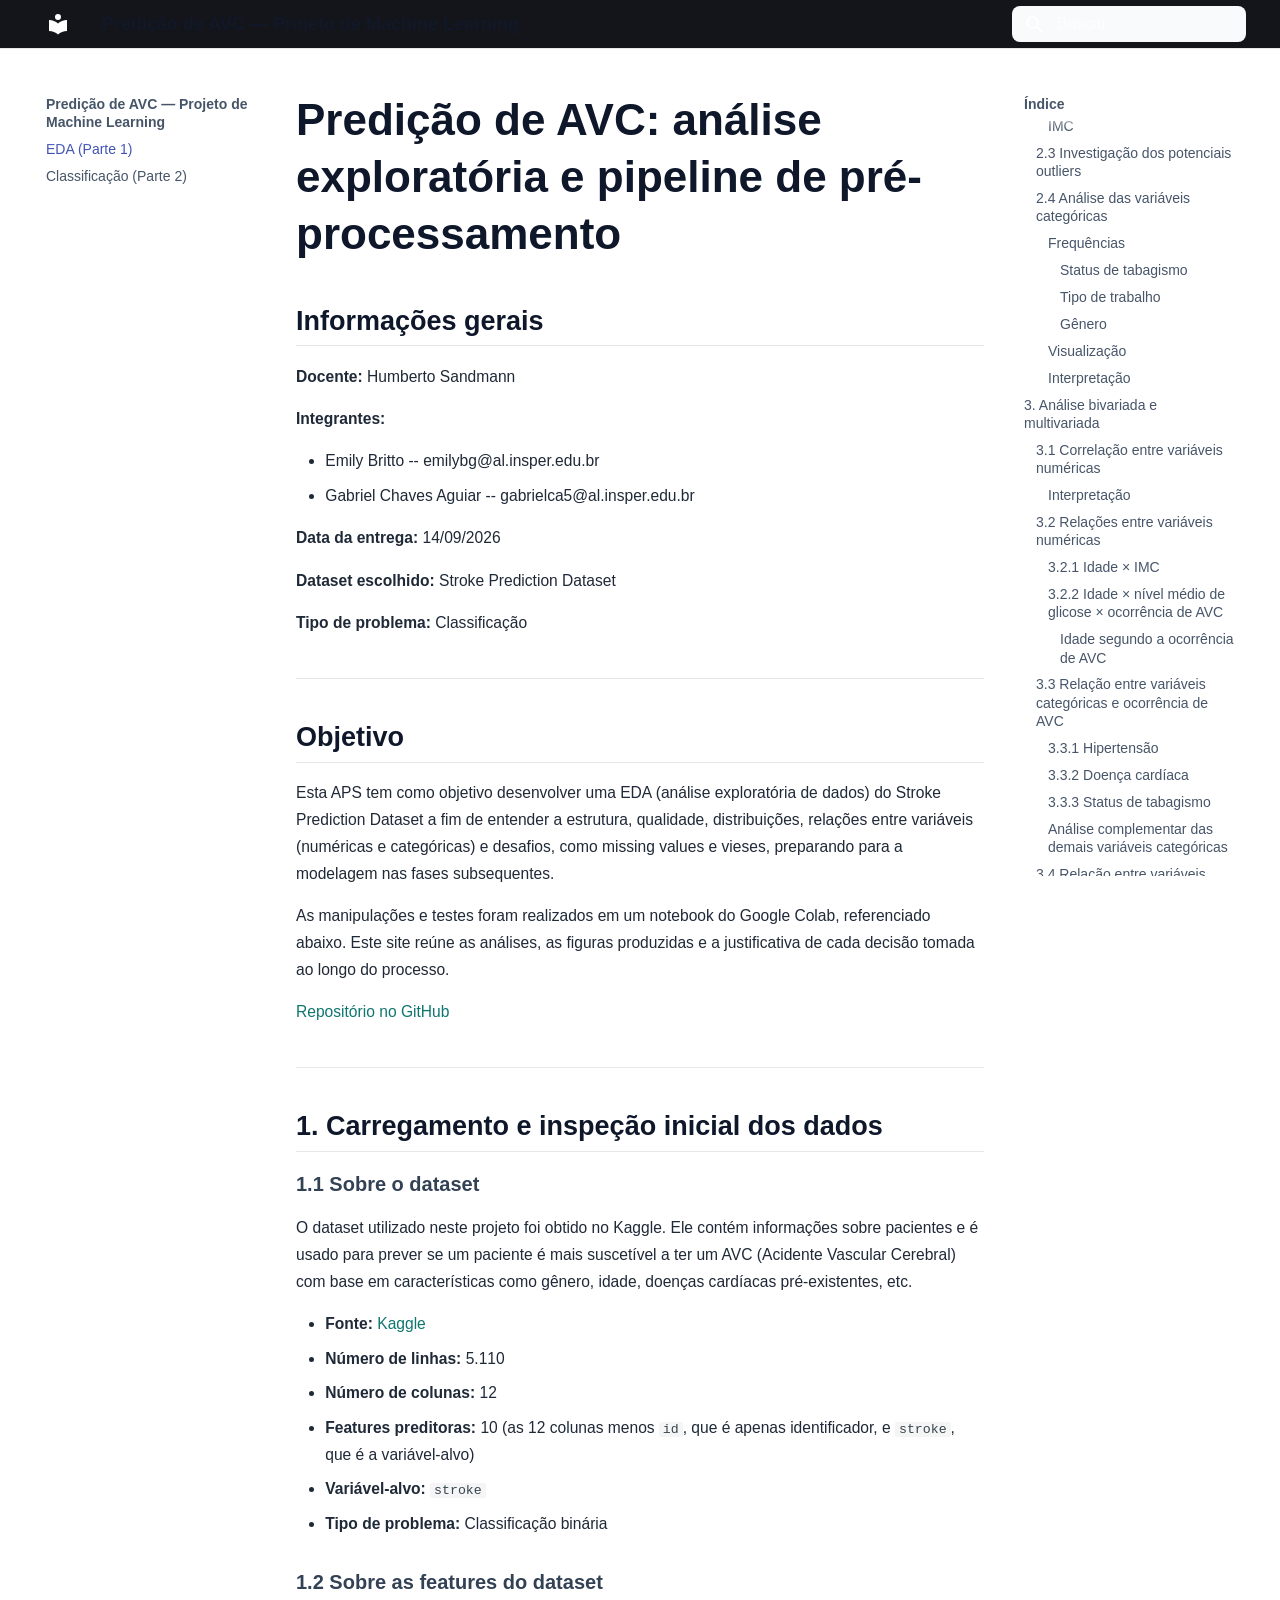
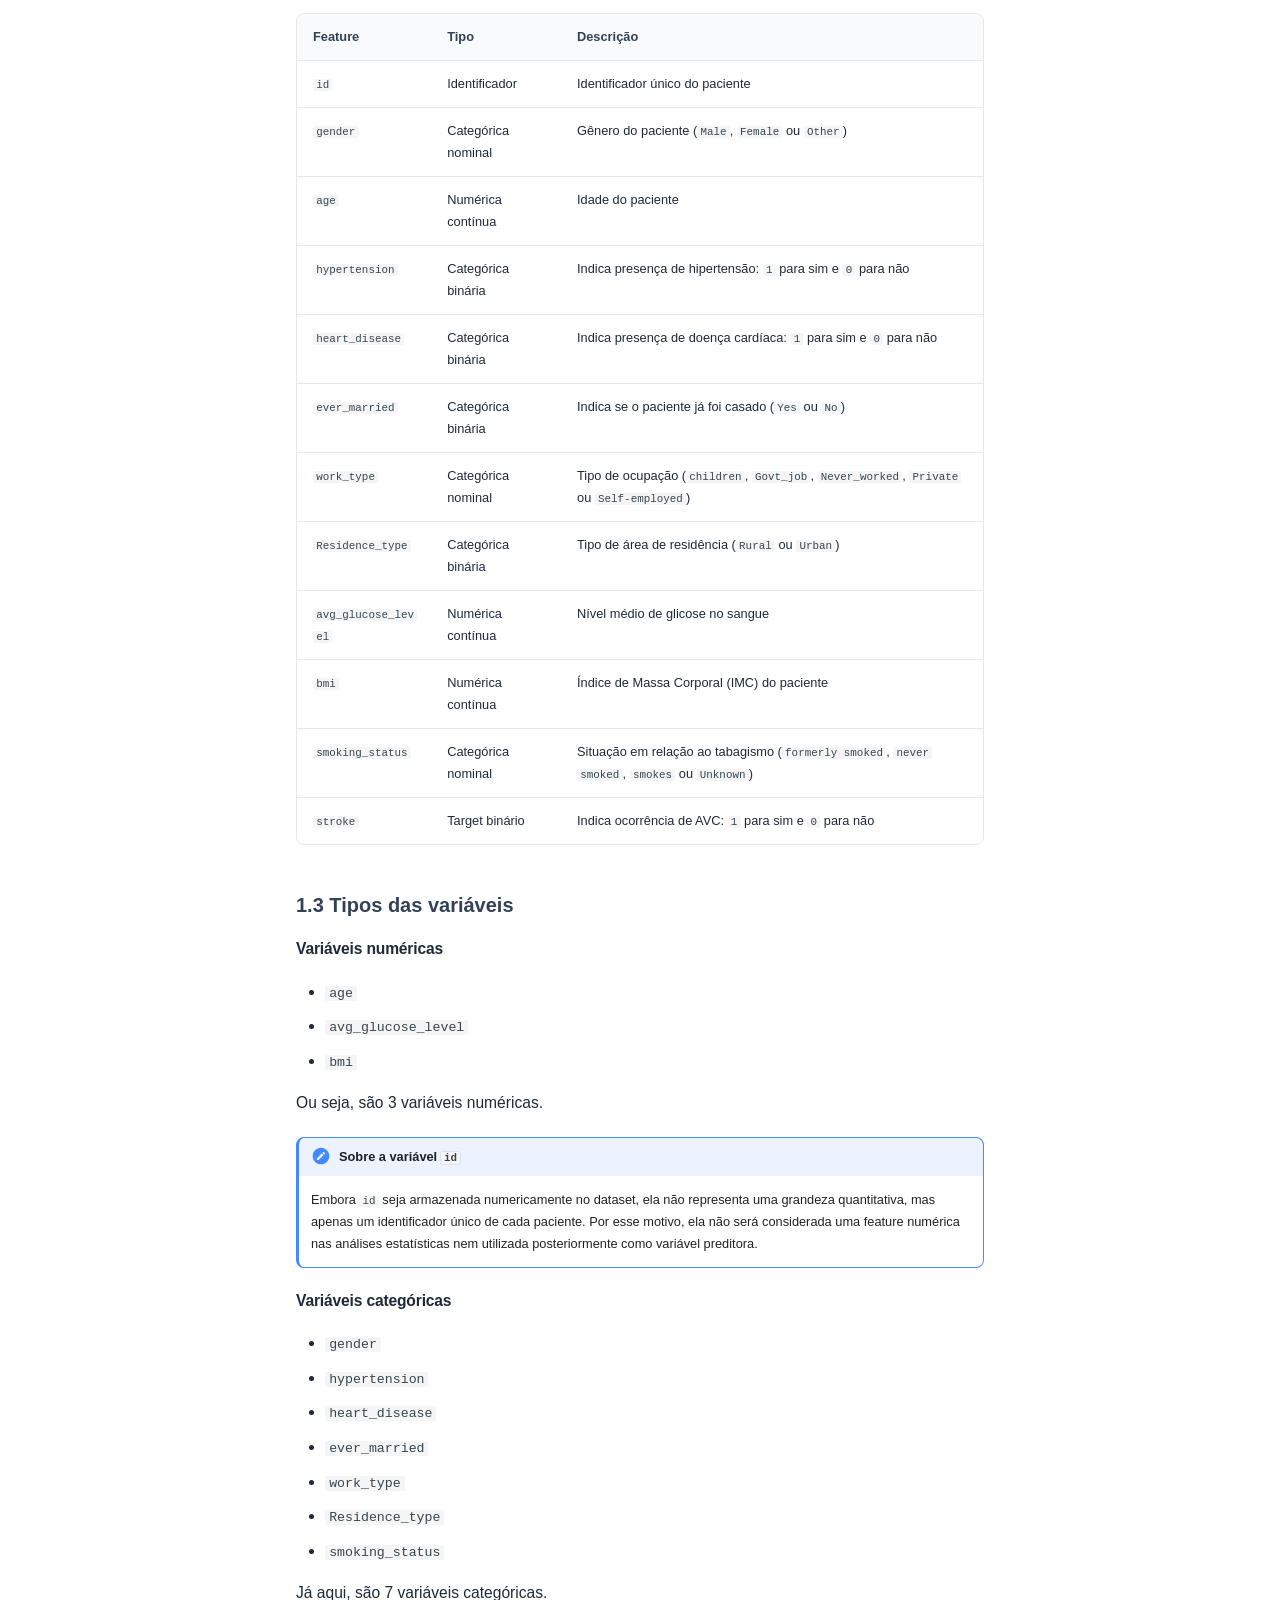
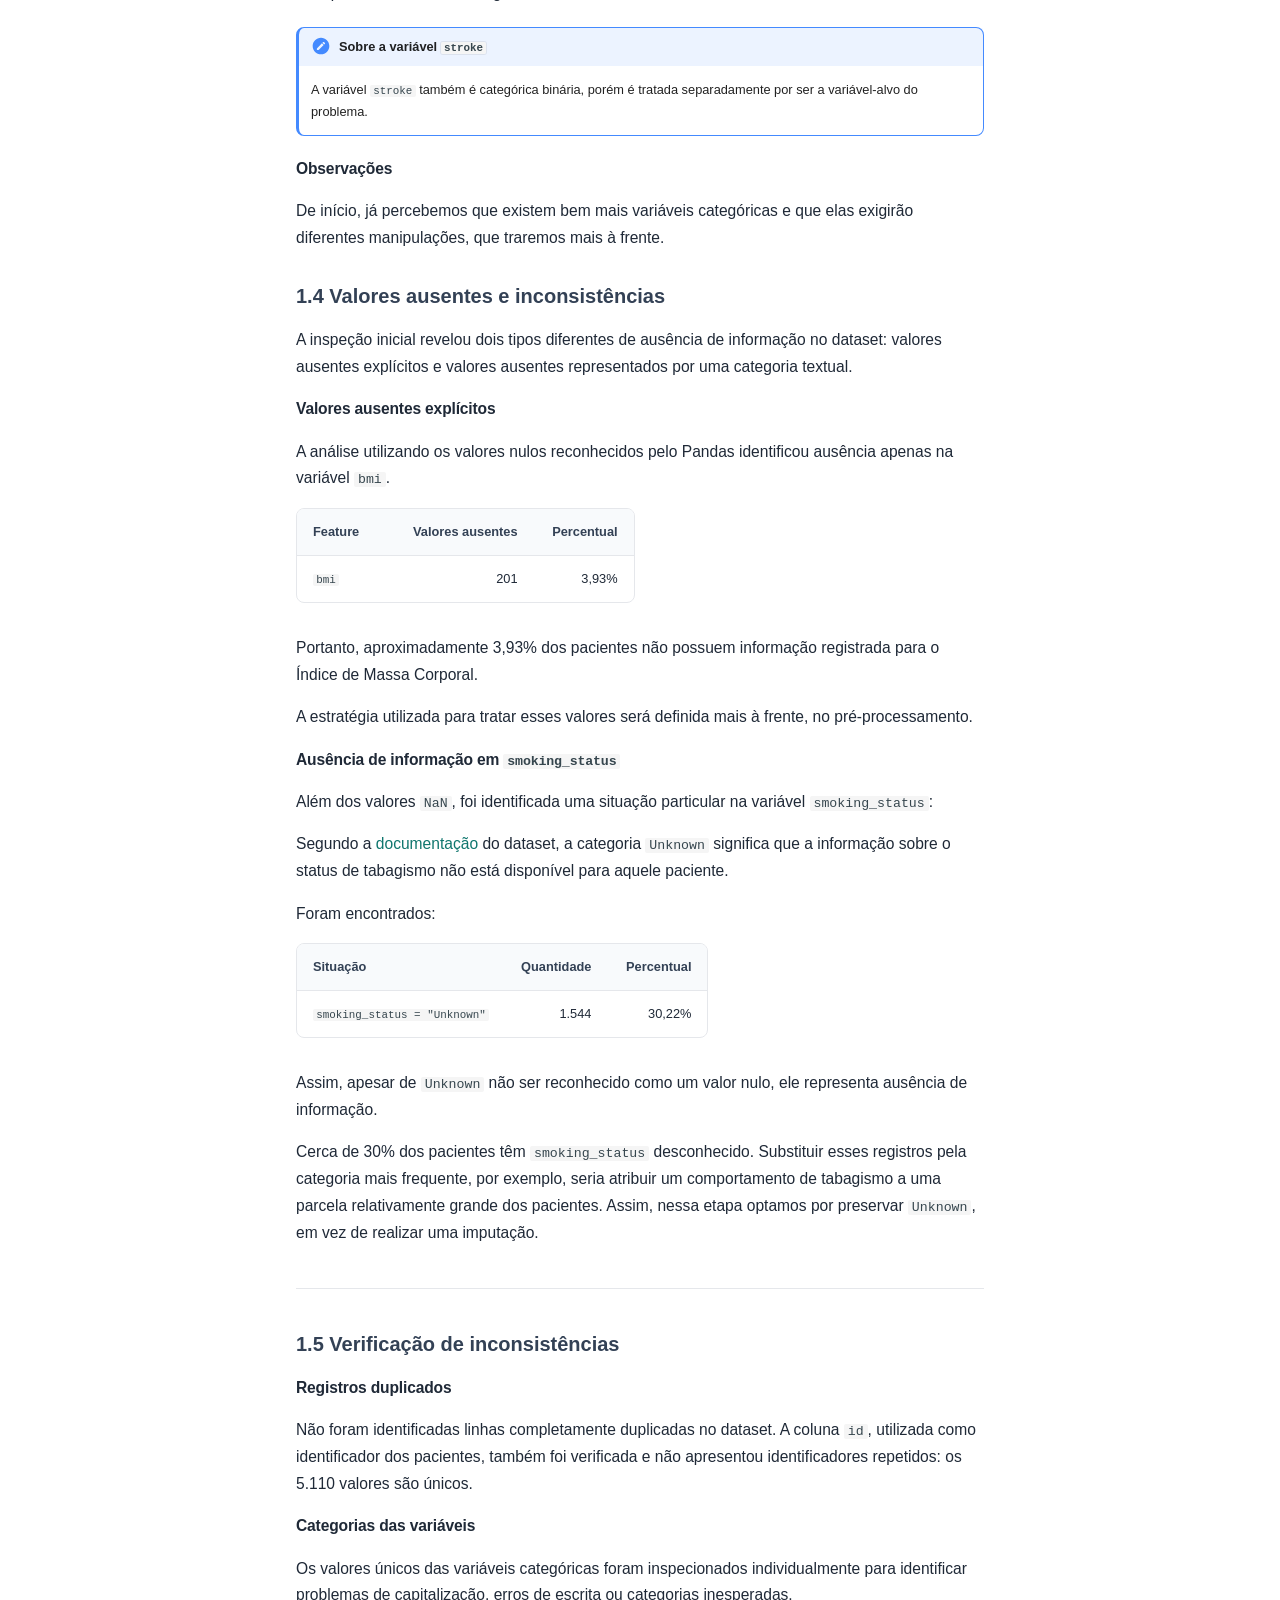
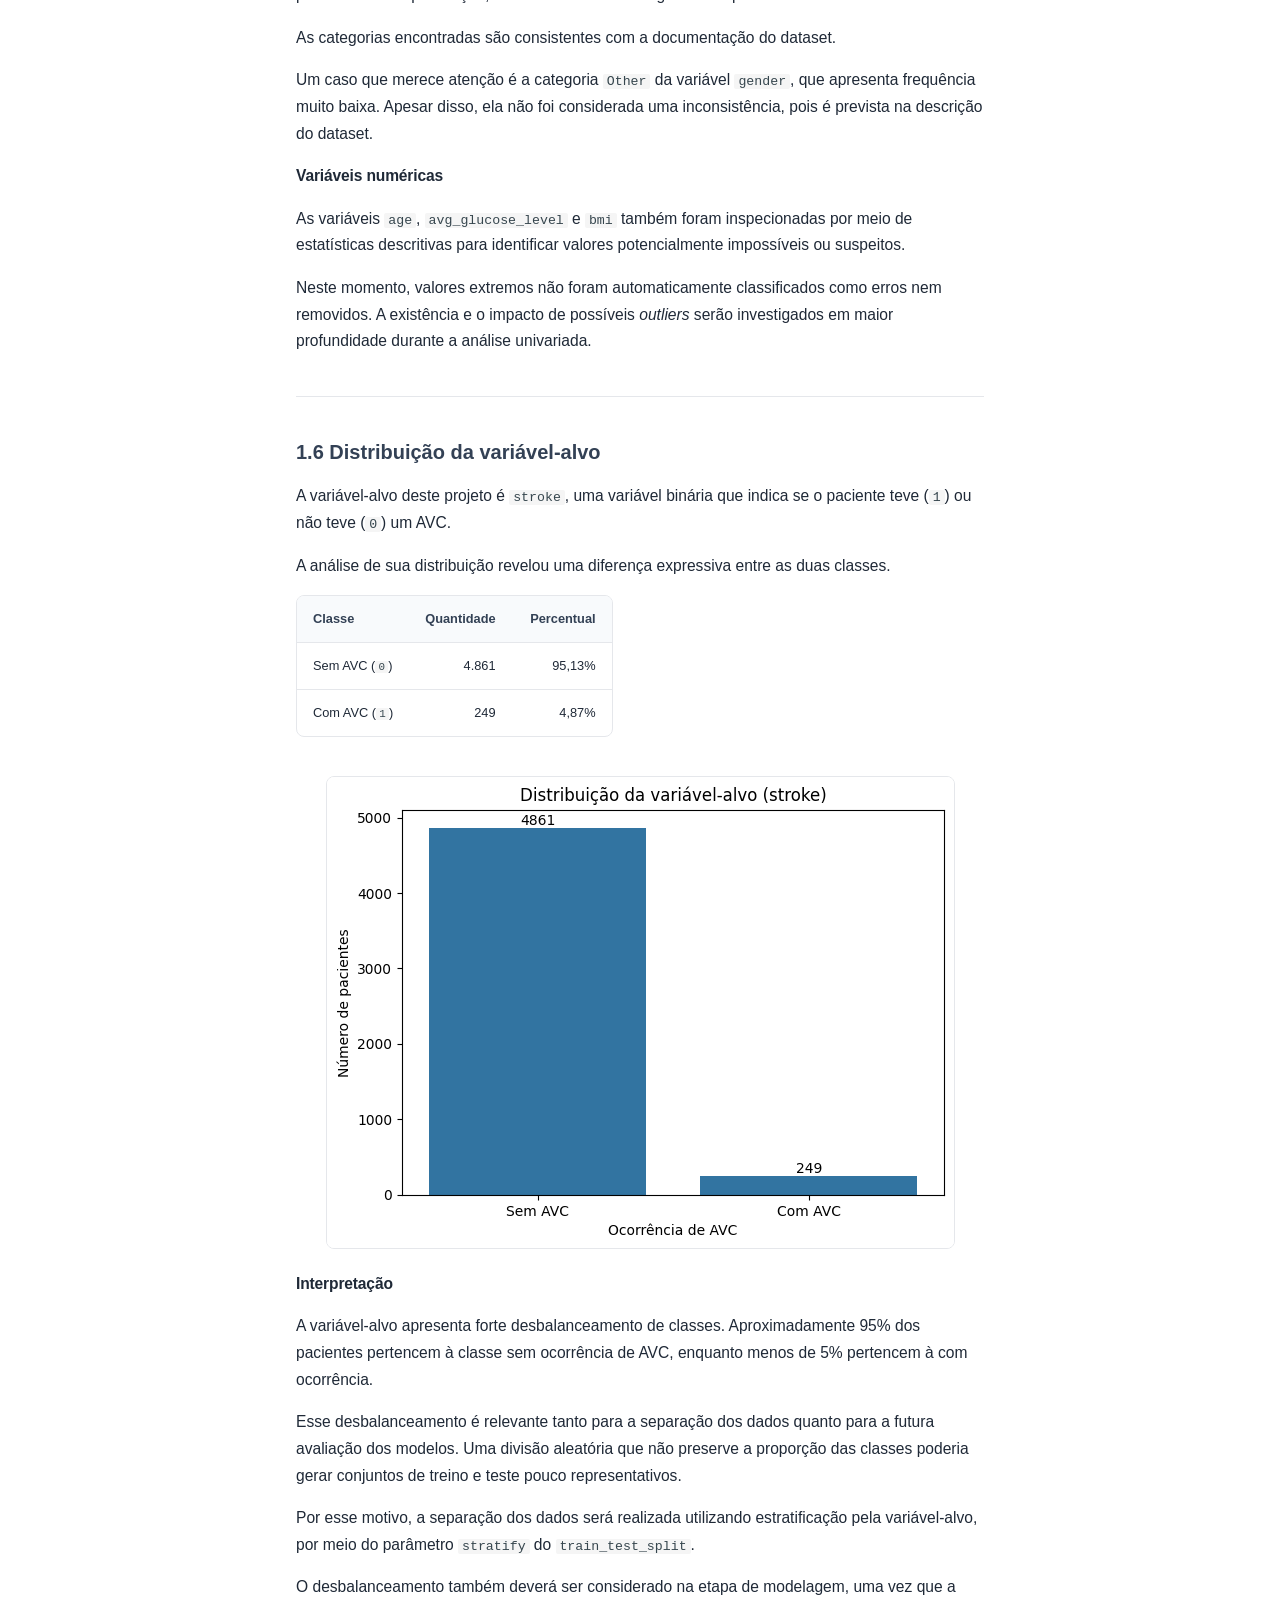
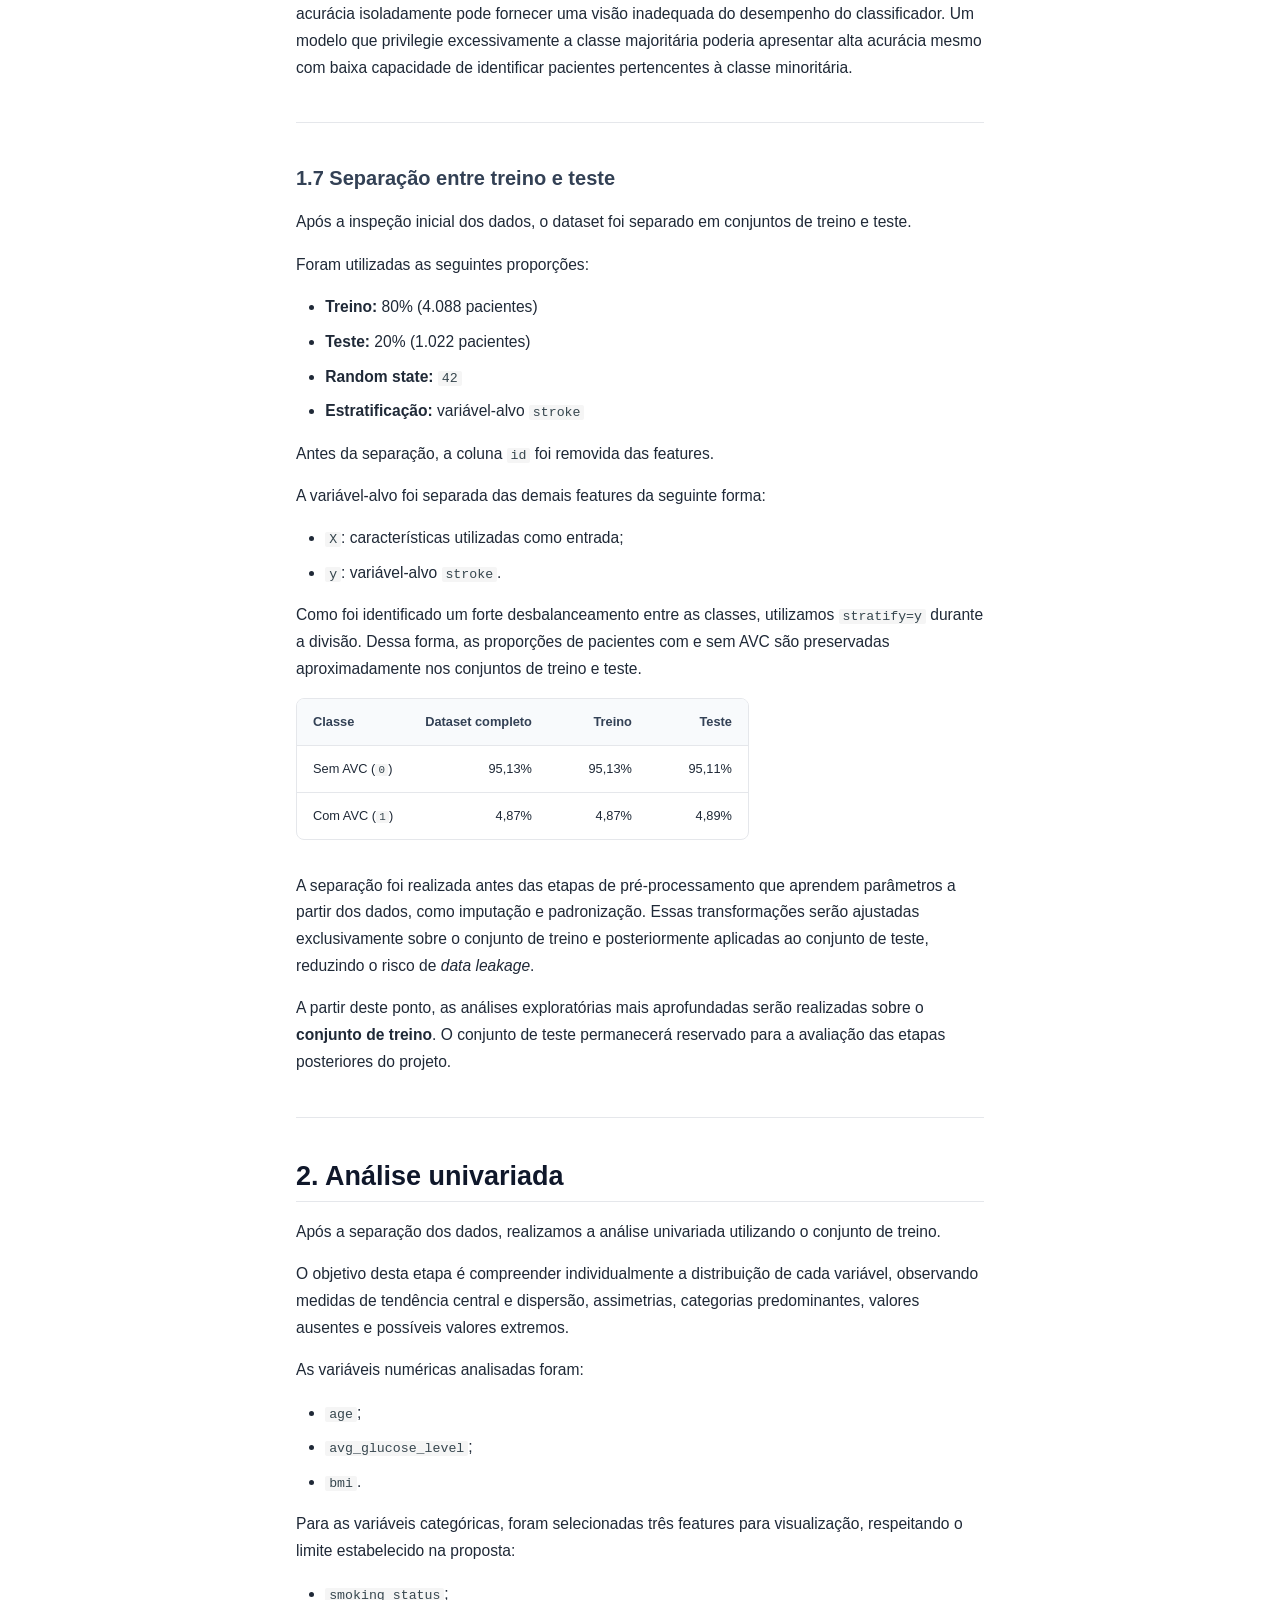
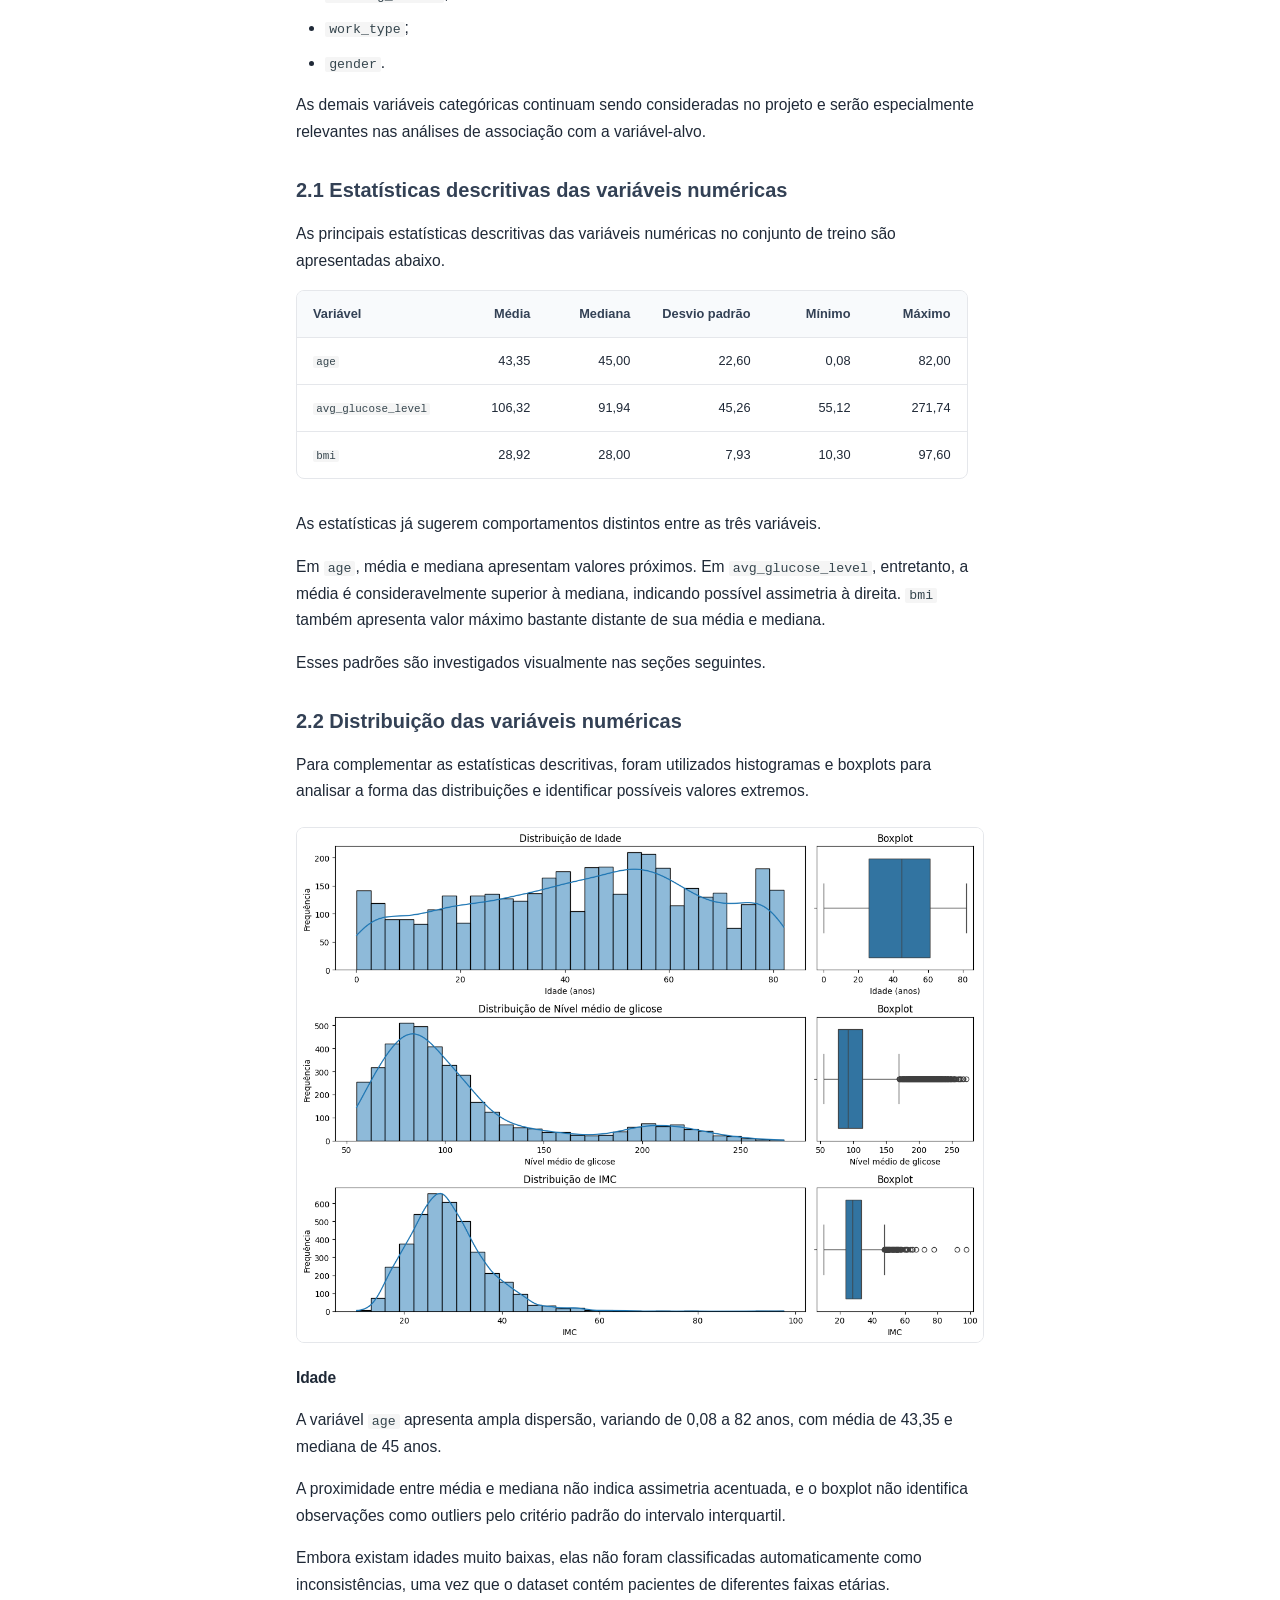
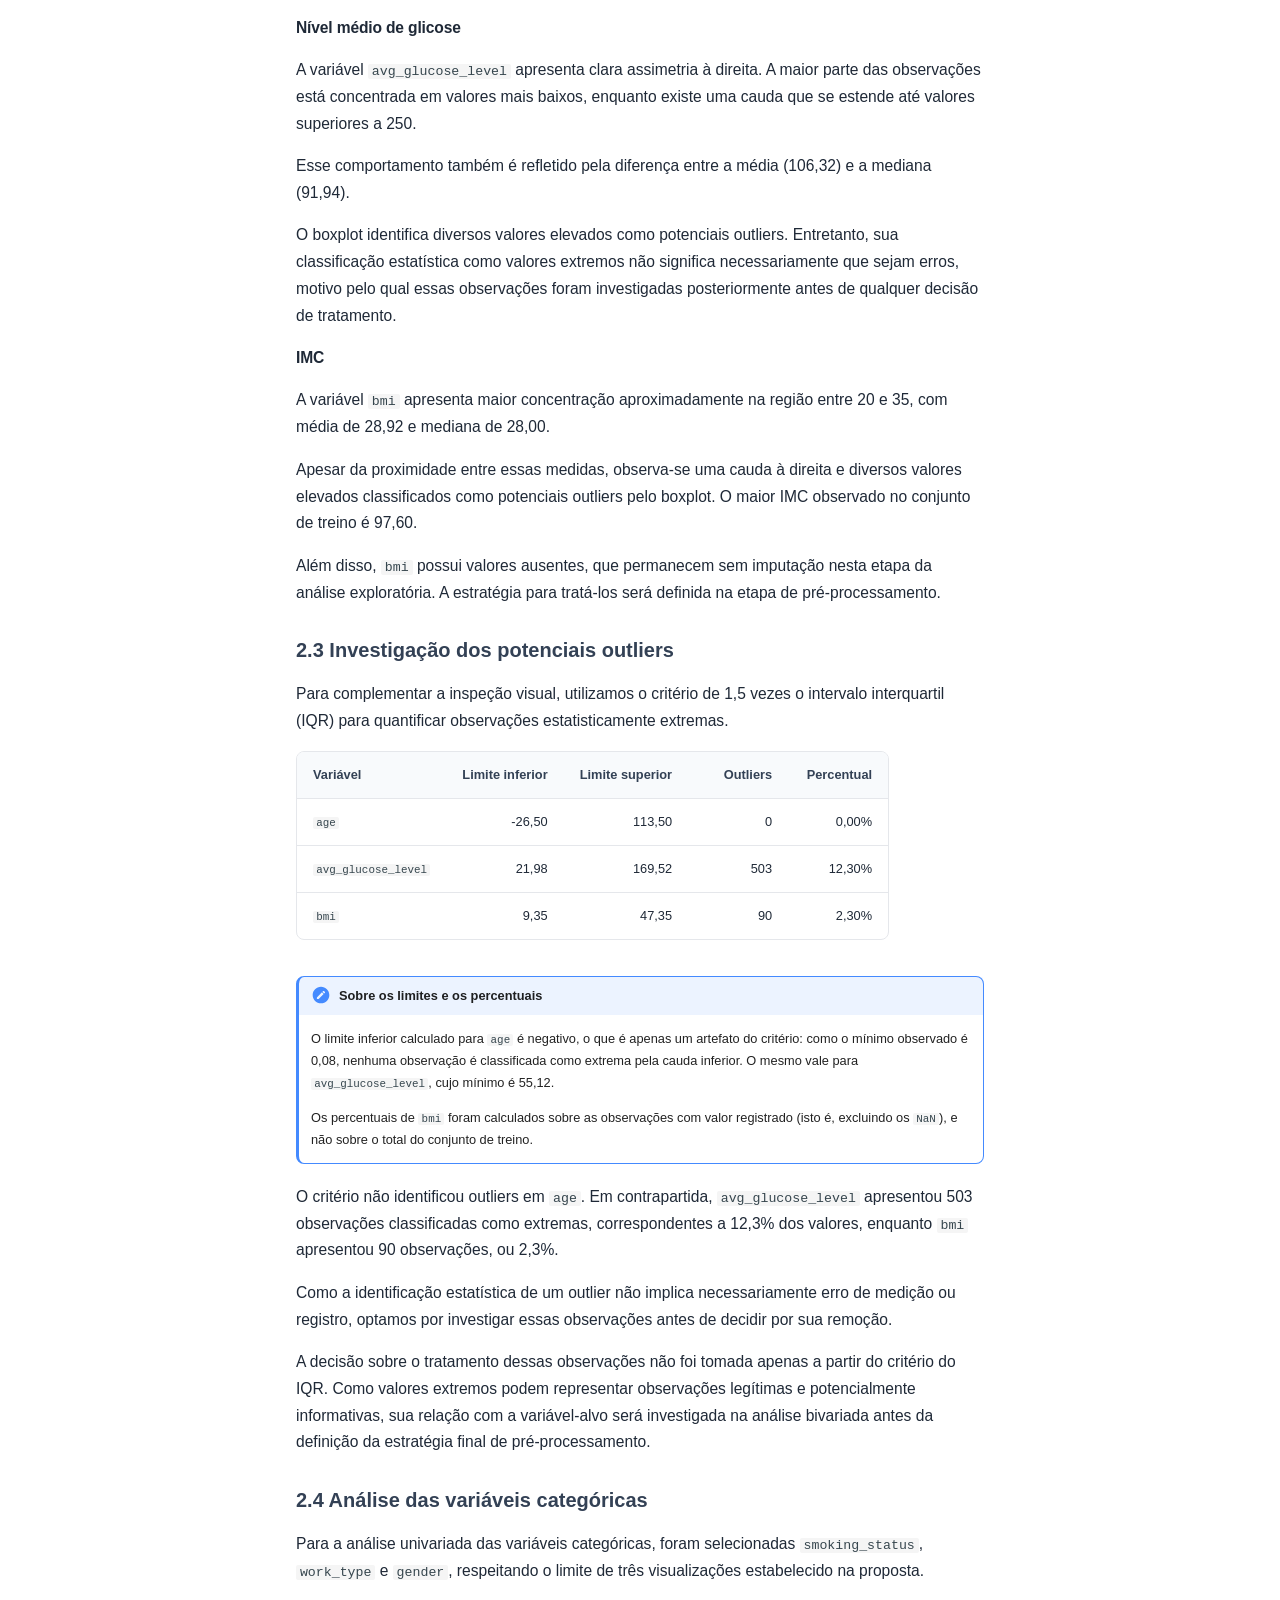
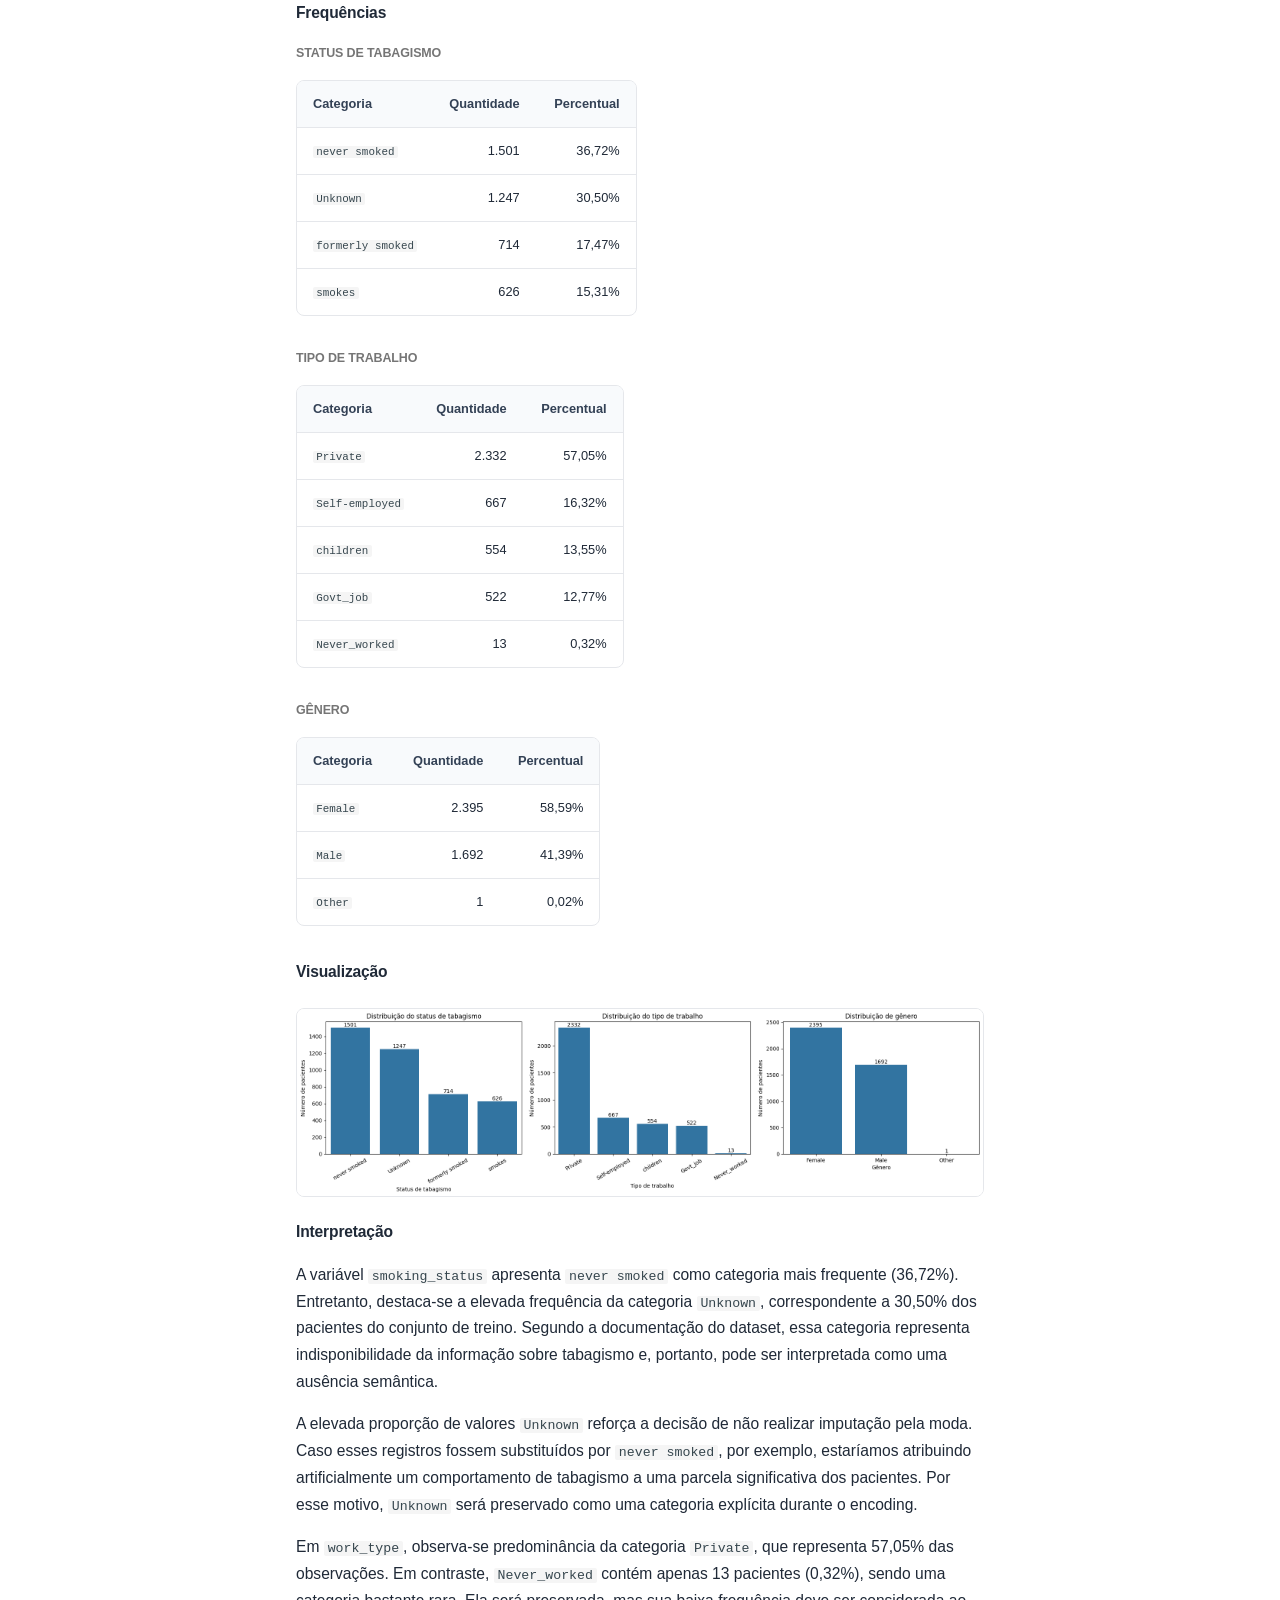
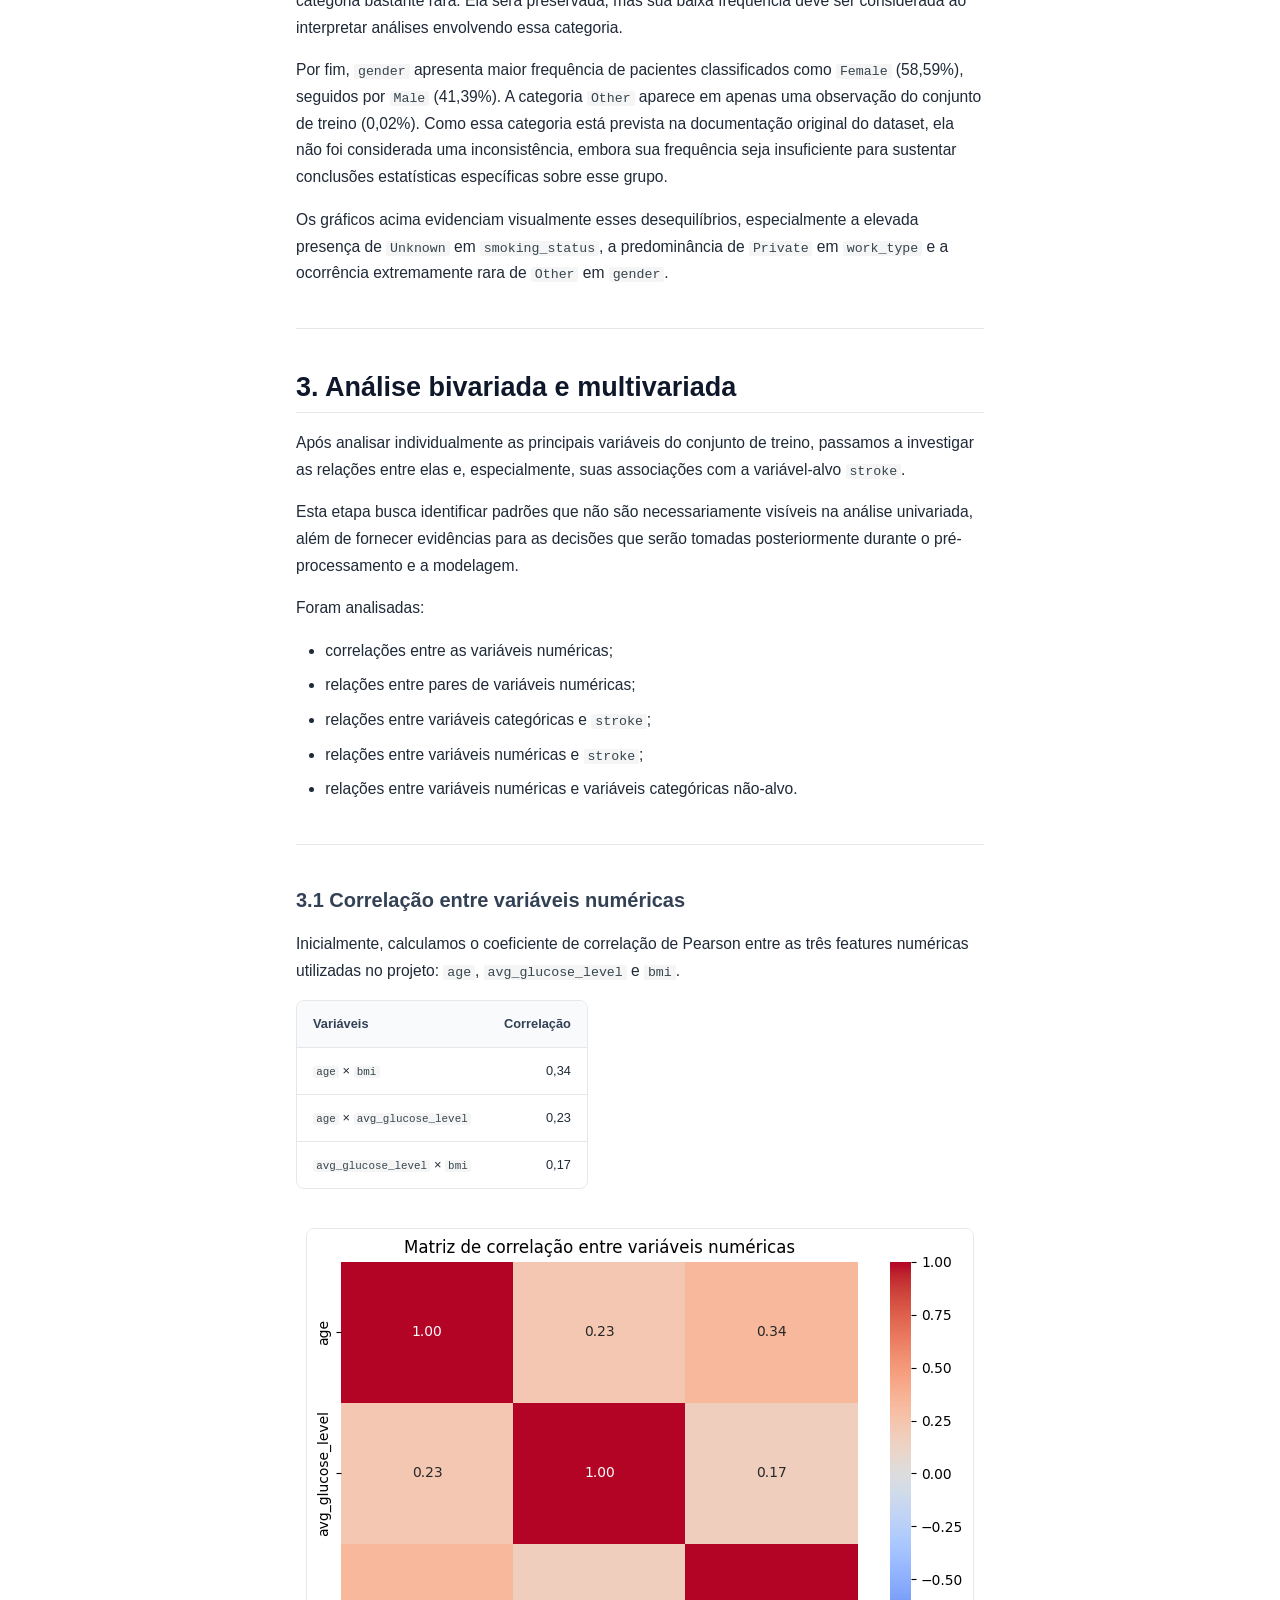
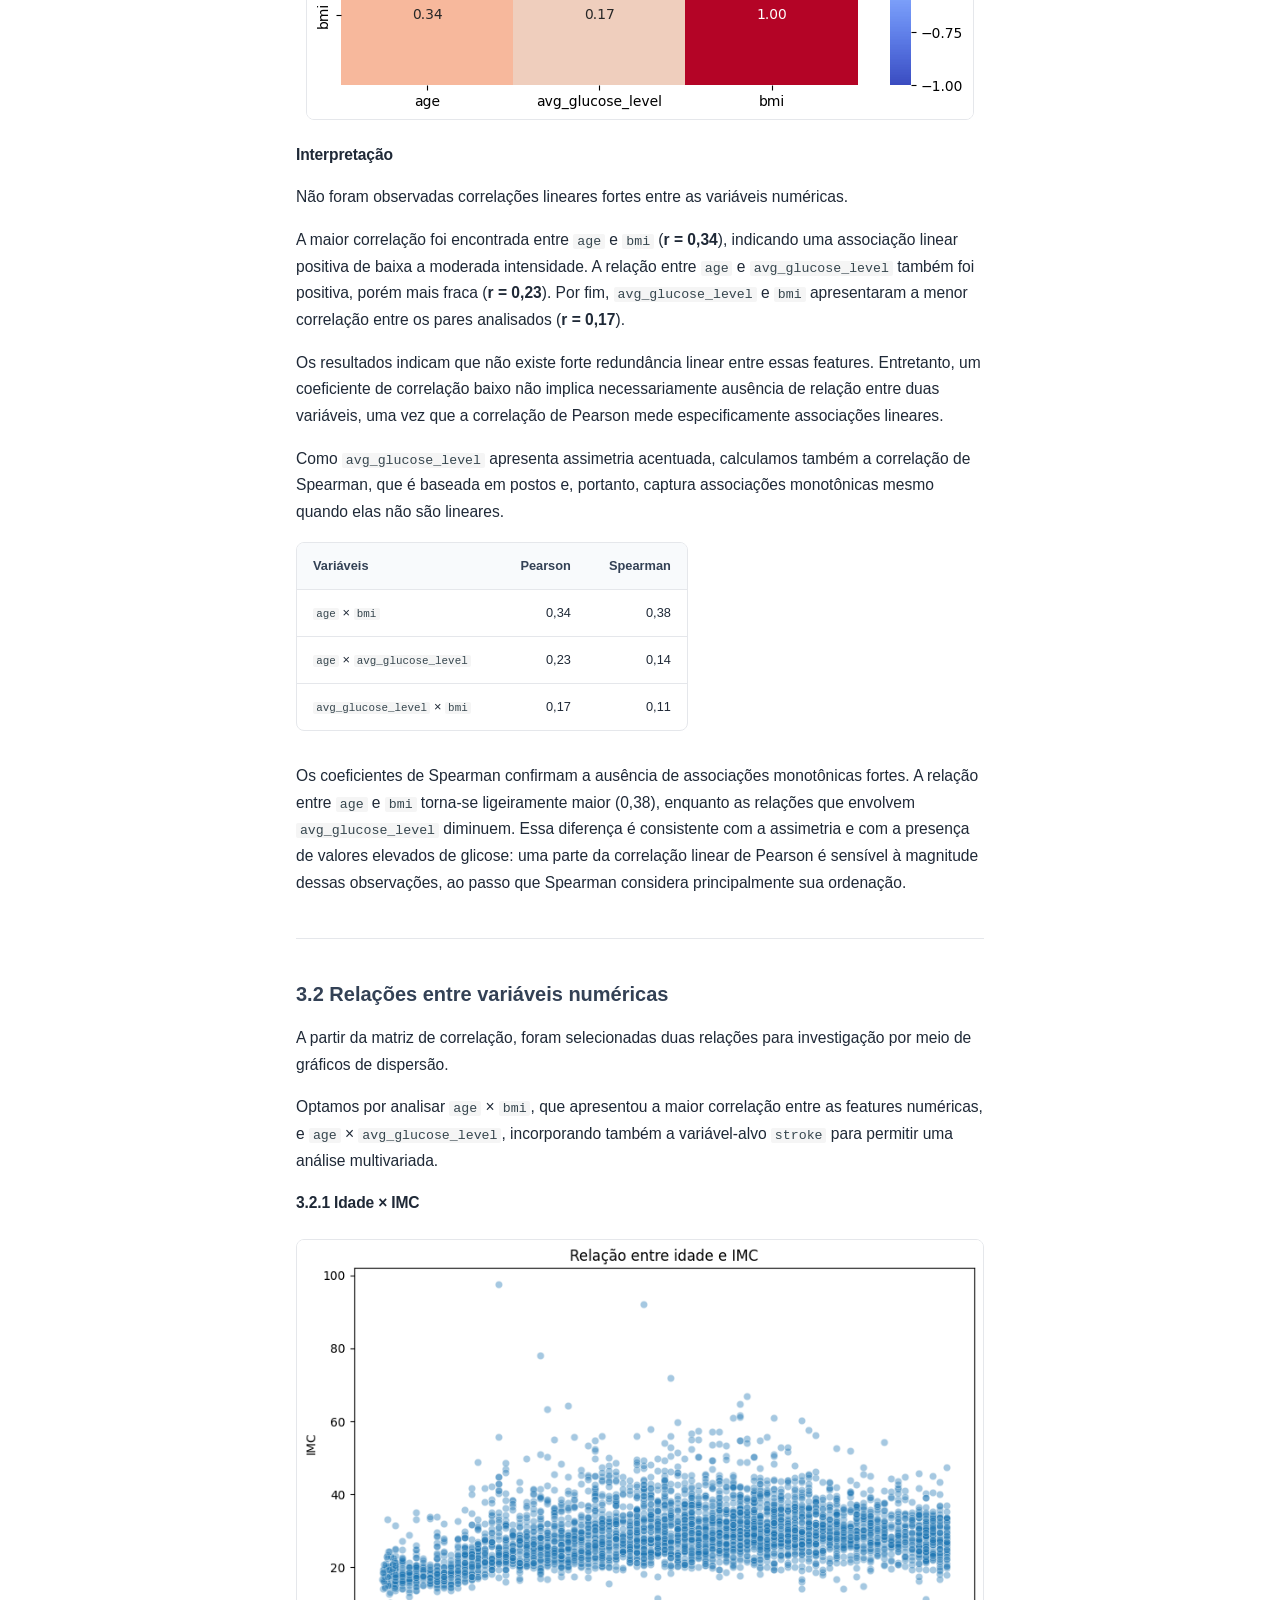
<file: index.html>
<!doctype html>
<html lang="pt" class="no-js">
  <head>
    
      <meta charset="utf-8">
      <meta name="viewport" content="width=device-width,initial-scale=1">
      
      
      
      
      
        <link rel="next" href="modelagem/">
      
      
        
      
      
      <link rel="icon" href="assets/images/favicon.png">
      <meta name="generator" content="mkdocs-1.6.1, mkdocs-material-9.8.0">
    
    
      
        <title>Predição de AVC — Projeto de Machine Learning</title>
      
    
    
      <link rel="stylesheet" href="assets/stylesheets/main.57a0d79d.min.css">
      
        
        <link rel="stylesheet" href="assets/stylesheets/palette.fb2fffe2.min.css">
      
      


    
    
      
    
    
      
    
    
      <link rel="stylesheet" href="assets/stylesheets/minimal.css">
    
    <script>__md_scope=new URL(".",location),__md_hash=e=>[...e].reduce(((e,_)=>(e<<5)-e+_.charCodeAt(0)),0),__md_get=(e,_=localStorage,t=__md_scope)=>JSON.parse(_.getItem(t.pathname+"."+e)),__md_set=(e,_,t=localStorage,a=__md_scope)=>{try{t.setItem(a.pathname+"."+e,JSON.stringify(_))}catch(e){}}</script>
    
      

    
    
  </head>
  
  
    
    
    
    
    
    <body dir="ltr" data-md-color-scheme="default" data-md-color-primary="black" data-md-color-accent="teal">
  
    
    <input class="md-toggle" data-md-toggle="drawer" type="checkbox" id="__drawer" autocomplete="off">
    <input class="md-toggle" data-md-toggle="search" type="checkbox" id="__search" autocomplete="off">
    <label class="md-overlay" for="__drawer"></label>
    <div data-md-component="skip">
      
        
        <a href="#predicao-de-avc-analise-exploratoria-e-pipeline-de-pre-processamento" class="md-skip">
          Pular para conteúdo
        </a>
      
    </div>
    <div data-md-component="announce">
      
    </div>
    
    
      

  

<header class="md-header md-header--shadow" data-md-component="header">
  <nav class="md-header__inner md-grid" aria-label="Cabeçalho">
    <a href="." title="Predição de AVC — Projeto de Machine Learning" class="md-header__button md-logo" aria-label="Predição de AVC — Projeto de Machine Learning" data-md-component="logo">
      
  
  <svg xmlns="http://www.w3.org/2000/svg" viewBox="0 0 24 24"><path d="M12 8a3 3 0 0 0 3-3 3 3 0 0 0-3-3 3 3 0 0 0-3 3 3 3 0 0 0 3 3m0 3.54C9.64 9.35 6.5 8 3 8v11c3.5 0 6.64 1.35 9 3.54 2.36-2.19 5.5-3.54 9-3.54V8c-3.5 0-6.64 1.35-9 3.54"/></svg>

    </a>
    <label class="md-header__button md-icon" for="__drawer">
      
      <svg xmlns="http://www.w3.org/2000/svg" viewBox="0 0 24 24"><path d="M3 6h18v2H3zm0 5h18v2H3zm0 5h18v2H3z"/></svg>
    </label>
    <div class="md-header__title" data-md-component="header-title">
      <div class="md-header__ellipsis">
        <div class="md-header__topic">
          <span class="md-ellipsis">
            Predição de AVC — Projeto de Machine Learning
          </span>
        </div>
        <div class="md-header__topic" data-md-component="header-topic">
          <span class="md-ellipsis">
            
              EDA (Parte 1)
            
          </span>
        </div>
      </div>
    </div>
    
      
    
    
    
    
      
      
        <label class="md-header__button md-icon" for="__search">
          
          <svg xmlns="http://www.w3.org/2000/svg" viewBox="0 0 24 24"><path d="M9.5 3A6.5 6.5 0 0 1 16 9.5c0 1.61-.59 3.09-1.56 4.23l.27.27h.79l5 5-1.5 1.5-5-5v-.79l-.27-.27A6.52 6.52 0 0 1 9.5 16 6.5 6.5 0 0 1 3 9.5 6.5 6.5 0 0 1 9.5 3m0 2C7 5 5 7 5 9.5S7 14 9.5 14 14 12 14 9.5 12 5 9.5 5"/></svg>
        </label>
        <div class="md-search" data-md-component="search" role="dialog">
  <label class="md-search__overlay" for="__search"></label>
  <div class="md-search__inner" role="search">
    <form class="md-search__form" name="search">
      <input type="text" class="md-search__input" name="query" aria-label="Buscar" placeholder="Buscar" autocapitalize="off" autocorrect="off" autocomplete="off" spellcheck="false" data-md-component="search-query" required>
      <label class="md-search__icon md-icon" for="__search">
        
        <svg xmlns="http://www.w3.org/2000/svg" viewBox="0 0 24 24"><path d="M9.5 3A6.5 6.5 0 0 1 16 9.5c0 1.61-.59 3.09-1.56 4.23l.27.27h.79l5 5-1.5 1.5-5-5v-.79l-.27-.27A6.52 6.52 0 0 1 9.5 16 6.5 6.5 0 0 1 3 9.5 6.5 6.5 0 0 1 9.5 3m0 2C7 5 5 7 5 9.5S7 14 9.5 14 14 12 14 9.5 12 5 9.5 5"/></svg>
        
        <svg xmlns="http://www.w3.org/2000/svg" viewBox="0 0 24 24"><path d="M20 11v2H8l5.5 5.5-1.42 1.42L4.16 12l7.92-7.92L13.5 5.5 8 11z"/></svg>
      </label>
      <nav class="md-search__options" aria-label="Pesquisar">
        
        <button type="reset" class="md-search__icon md-icon" title="Limpar" aria-label="Limpar" tabindex="-1">
          
          <svg xmlns="http://www.w3.org/2000/svg" viewBox="0 0 24 24"><path d="M19 6.41 17.59 5 12 10.59 6.41 5 5 6.41 10.59 12 5 17.59 6.41 19 12 13.41 17.59 19 19 17.59 13.41 12z"/></svg>
        </button>
      </nav>
      
        <div class="md-search__suggest" data-md-component="search-suggest"></div>
      
    </form>
    <div class="md-search__output">
      <div class="md-search__scrollwrap" tabindex="0" data-md-scrollfix>
        <div class="md-search-result" data-md-component="search-result">
          <div class="md-search-result__meta">
            Inicializando busca
          </div>
          <ol class="md-search-result__list" role="presentation"></ol>
        </div>
      </div>
    </div>
  </div>
</div>
      
    
    
  </nav>
  
</header>
    
    <div class="md-container" data-md-component="container">
      
      
        
          
        
      
      <main class="md-main" data-md-component="main">
        <div class="md-main__inner md-grid">
          
            
              
              <div class="md-sidebar md-sidebar--primary" data-md-component="sidebar" data-md-type="navigation" >
                <div class="md-sidebar__scrollwrap">
                  <div class="md-sidebar__inner">
                    



<nav class="md-nav md-nav--primary" aria-label="Navegação" data-md-level="0">
  <label class="md-nav__title" for="__drawer">
    <a href="." title="Predição de AVC — Projeto de Machine Learning" class="md-nav__button md-logo" aria-label="Predição de AVC — Projeto de Machine Learning" data-md-component="logo">
      
  
  <svg xmlns="http://www.w3.org/2000/svg" viewBox="0 0 24 24"><path d="M12 8a3 3 0 0 0 3-3 3 3 0 0 0-3-3 3 3 0 0 0-3 3 3 3 0 0 0 3 3m0 3.54C9.64 9.35 6.5 8 3 8v11c3.5 0 6.64 1.35 9 3.54 2.36-2.19 5.5-3.54 9-3.54V8c-3.5 0-6.64 1.35-9 3.54"/></svg>

    </a>
    Predição de AVC — Projeto de Machine Learning
  </label>
  
  <ul class="md-nav__list" data-md-scrollfix>
    
      
      
  
  
    
  
  
  
    <li class="md-nav__item md-nav__item--active">
      
      <input class="md-nav__toggle md-toggle" type="checkbox" id="__toc">
      
      
        
      
      
        <label class="md-nav__link md-nav__link--active" for="__toc">
          
  
  
  <span class="md-ellipsis">
    
  
    EDA (Parte 1)
  

    
  </span>
  
  

          <span class="md-nav__icon md-icon"></span>
        </label>
      
      <a href="." class="md-nav__link md-nav__link--active">
        
  
  
  <span class="md-ellipsis">
    
  
    EDA (Parte 1)
  

    
  </span>
  
  

      </a>
      
        

<nav class="md-nav md-nav--secondary" aria-label="Índice">
  
  
  
    
  
  
    <label class="md-nav__title" for="__toc">
      <span class="md-nav__icon md-icon"></span>
      Índice
    </label>
    <ul class="md-nav__list" data-md-component="toc" data-md-scrollfix>
      
        <li class="md-nav__item">
  <a href="#informacoes-gerais" class="md-nav__link">
    <span class="md-ellipsis">
      
        Informações gerais
      
    </span>
  </a>
  
</li>
      
        <li class="md-nav__item">
  <a href="#objetivo" class="md-nav__link">
    <span class="md-ellipsis">
      
        Objetivo
      
    </span>
  </a>
  
</li>
      
        <li class="md-nav__item">
  <a href="#1-carregamento-e-inspecao-inicial-dos-dados" class="md-nav__link">
    <span class="md-ellipsis">
      
        1. Carregamento e inspeção inicial dos dados
      
    </span>
  </a>
  
    <nav class="md-nav" aria-label="1. Carregamento e inspeção inicial dos dados">
      <ul class="md-nav__list">
        
          <li class="md-nav__item">
  <a href="#11-sobre-o-dataset" class="md-nav__link">
    <span class="md-ellipsis">
      
        1.1 Sobre o dataset
      
    </span>
  </a>
  
</li>
        
          <li class="md-nav__item">
  <a href="#12-sobre-as-features-do-dataset" class="md-nav__link">
    <span class="md-ellipsis">
      
        1.2 Sobre as features do dataset
      
    </span>
  </a>
  
</li>
        
          <li class="md-nav__item">
  <a href="#13-tipos-das-variaveis" class="md-nav__link">
    <span class="md-ellipsis">
      
        1.3 Tipos das variáveis
      
    </span>
  </a>
  
    <nav class="md-nav" aria-label="1.3 Tipos das variáveis">
      <ul class="md-nav__list">
        
          <li class="md-nav__item">
  <a href="#variaveis-numericas" class="md-nav__link">
    <span class="md-ellipsis">
      
        Variáveis numéricas
      
    </span>
  </a>
  
</li>
        
          <li class="md-nav__item">
  <a href="#variaveis-categoricas" class="md-nav__link">
    <span class="md-ellipsis">
      
        Variáveis categóricas
      
    </span>
  </a>
  
</li>
        
          <li class="md-nav__item">
  <a href="#observacoes" class="md-nav__link">
    <span class="md-ellipsis">
      
        Observações
      
    </span>
  </a>
  
</li>
        
      </ul>
    </nav>
  
</li>
        
          <li class="md-nav__item">
  <a href="#14-valores-ausentes-e-inconsistencias" class="md-nav__link">
    <span class="md-ellipsis">
      
        1.4 Valores ausentes e inconsistências
      
    </span>
  </a>
  
    <nav class="md-nav" aria-label="1.4 Valores ausentes e inconsistências">
      <ul class="md-nav__list">
        
          <li class="md-nav__item">
  <a href="#valores-ausentes-explicitos" class="md-nav__link">
    <span class="md-ellipsis">
      
        Valores ausentes explícitos
      
    </span>
  </a>
  
</li>
        
          <li class="md-nav__item">
  <a href="#ausencia-de-informacao-em-smoking_status" class="md-nav__link">
    <span class="md-ellipsis">
      
        Ausência de informação em smoking_status
      
    </span>
  </a>
  
</li>
        
      </ul>
    </nav>
  
</li>
        
          <li class="md-nav__item">
  <a href="#15-verificacao-de-inconsistencias" class="md-nav__link">
    <span class="md-ellipsis">
      
        1.5 Verificação de inconsistências
      
    </span>
  </a>
  
    <nav class="md-nav" aria-label="1.5 Verificação de inconsistências">
      <ul class="md-nav__list">
        
          <li class="md-nav__item">
  <a href="#registros-duplicados" class="md-nav__link">
    <span class="md-ellipsis">
      
        Registros duplicados
      
    </span>
  </a>
  
</li>
        
          <li class="md-nav__item">
  <a href="#categorias-das-variaveis" class="md-nav__link">
    <span class="md-ellipsis">
      
        Categorias das variáveis
      
    </span>
  </a>
  
</li>
        
          <li class="md-nav__item">
  <a href="#variaveis-numericas_1" class="md-nav__link">
    <span class="md-ellipsis">
      
        Variáveis numéricas
      
    </span>
  </a>
  
</li>
        
      </ul>
    </nav>
  
</li>
        
          <li class="md-nav__item">
  <a href="#16-distribuicao-da-variavel-alvo" class="md-nav__link">
    <span class="md-ellipsis">
      
        1.6 Distribuição da variável-alvo
      
    </span>
  </a>
  
    <nav class="md-nav" aria-label="1.6 Distribuição da variável-alvo">
      <ul class="md-nav__list">
        
          <li class="md-nav__item">
  <a href="#interpretacao" class="md-nav__link">
    <span class="md-ellipsis">
      
        Interpretação
      
    </span>
  </a>
  
</li>
        
      </ul>
    </nav>
  
</li>
        
          <li class="md-nav__item">
  <a href="#17-separacao-entre-treino-e-teste" class="md-nav__link">
    <span class="md-ellipsis">
      
        1.7 Separação entre treino e teste
      
    </span>
  </a>
  
</li>
        
      </ul>
    </nav>
  
</li>
      
        <li class="md-nav__item">
  <a href="#2-analise-univariada" class="md-nav__link">
    <span class="md-ellipsis">
      
        2. Análise univariada
      
    </span>
  </a>
  
    <nav class="md-nav" aria-label="2. Análise univariada">
      <ul class="md-nav__list">
        
          <li class="md-nav__item">
  <a href="#21-estatisticas-descritivas-das-variaveis-numericas" class="md-nav__link">
    <span class="md-ellipsis">
      
        2.1 Estatísticas descritivas das variáveis numéricas
      
    </span>
  </a>
  
</li>
        
          <li class="md-nav__item">
  <a href="#22-distribuicao-das-variaveis-numericas" class="md-nav__link">
    <span class="md-ellipsis">
      
        2.2 Distribuição das variáveis numéricas
      
    </span>
  </a>
  
    <nav class="md-nav" aria-label="2.2 Distribuição das variáveis numéricas">
      <ul class="md-nav__list">
        
          <li class="md-nav__item">
  <a href="#idade" class="md-nav__link">
    <span class="md-ellipsis">
      
        Idade
      
    </span>
  </a>
  
</li>
        
          <li class="md-nav__item">
  <a href="#nivel-medio-de-glicose" class="md-nav__link">
    <span class="md-ellipsis">
      
        Nível médio de glicose
      
    </span>
  </a>
  
</li>
        
          <li class="md-nav__item">
  <a href="#imc" class="md-nav__link">
    <span class="md-ellipsis">
      
        IMC
      
    </span>
  </a>
  
</li>
        
      </ul>
    </nav>
  
</li>
        
          <li class="md-nav__item">
  <a href="#23-investigacao-dos-potenciais-outliers" class="md-nav__link">
    <span class="md-ellipsis">
      
        2.3 Investigação dos potenciais outliers
      
    </span>
  </a>
  
</li>
        
          <li class="md-nav__item">
  <a href="#24-analise-das-variaveis-categoricas" class="md-nav__link">
    <span class="md-ellipsis">
      
        2.4 Análise das variáveis categóricas
      
    </span>
  </a>
  
    <nav class="md-nav" aria-label="2.4 Análise das variáveis categóricas">
      <ul class="md-nav__list">
        
          <li class="md-nav__item">
  <a href="#frequencias" class="md-nav__link">
    <span class="md-ellipsis">
      
        Frequências
      
    </span>
  </a>
  
    <nav class="md-nav" aria-label="Frequências">
      <ul class="md-nav__list">
        
          <li class="md-nav__item">
  <a href="#status-de-tabagismo" class="md-nav__link">
    <span class="md-ellipsis">
      
        Status de tabagismo
      
    </span>
  </a>
  
</li>
        
          <li class="md-nav__item">
  <a href="#tipo-de-trabalho" class="md-nav__link">
    <span class="md-ellipsis">
      
        Tipo de trabalho
      
    </span>
  </a>
  
</li>
        
          <li class="md-nav__item">
  <a href="#genero" class="md-nav__link">
    <span class="md-ellipsis">
      
        Gênero
      
    </span>
  </a>
  
</li>
        
      </ul>
    </nav>
  
</li>
        
          <li class="md-nav__item">
  <a href="#visualizacao" class="md-nav__link">
    <span class="md-ellipsis">
      
        Visualização
      
    </span>
  </a>
  
</li>
        
          <li class="md-nav__item">
  <a href="#interpretacao_1" class="md-nav__link">
    <span class="md-ellipsis">
      
        Interpretação
      
    </span>
  </a>
  
</li>
        
      </ul>
    </nav>
  
</li>
        
      </ul>
    </nav>
  
</li>
      
        <li class="md-nav__item">
  <a href="#3-analise-bivariada-e-multivariada" class="md-nav__link">
    <span class="md-ellipsis">
      
        3. Análise bivariada e multivariada
      
    </span>
  </a>
  
    <nav class="md-nav" aria-label="3. Análise bivariada e multivariada">
      <ul class="md-nav__list">
        
          <li class="md-nav__item">
  <a href="#31-correlacao-entre-variaveis-numericas" class="md-nav__link">
    <span class="md-ellipsis">
      
        3.1 Correlação entre variáveis numéricas
      
    </span>
  </a>
  
    <nav class="md-nav" aria-label="3.1 Correlação entre variáveis numéricas">
      <ul class="md-nav__list">
        
          <li class="md-nav__item">
  <a href="#interpretacao_2" class="md-nav__link">
    <span class="md-ellipsis">
      
        Interpretação
      
    </span>
  </a>
  
</li>
        
      </ul>
    </nav>
  
</li>
        
          <li class="md-nav__item">
  <a href="#32-relacoes-entre-variaveis-numericas" class="md-nav__link">
    <span class="md-ellipsis">
      
        3.2 Relações entre variáveis numéricas
      
    </span>
  </a>
  
    <nav class="md-nav" aria-label="3.2 Relações entre variáveis numéricas">
      <ul class="md-nav__list">
        
          <li class="md-nav__item">
  <a href="#321-idade-imc" class="md-nav__link">
    <span class="md-ellipsis">
      
        3.2.1 Idade × IMC
      
    </span>
  </a>
  
</li>
        
          <li class="md-nav__item">
  <a href="#322-idade-nivel-medio-de-glicose-ocorrencia-de-avc" class="md-nav__link">
    <span class="md-ellipsis">
      
        3.2.2 Idade × nível médio de glicose × ocorrência de AVC
      
    </span>
  </a>
  
    <nav class="md-nav" aria-label="3.2.2 Idade × nível médio de glicose × ocorrência de AVC">
      <ul class="md-nav__list">
        
          <li class="md-nav__item">
  <a href="#idade-segundo-a-ocorrencia-de-avc" class="md-nav__link">
    <span class="md-ellipsis">
      
        Idade segundo a ocorrência de AVC
      
    </span>
  </a>
  
</li>
        
      </ul>
    </nav>
  
</li>
        
      </ul>
    </nav>
  
</li>
        
          <li class="md-nav__item">
  <a href="#33-relacao-entre-variaveis-categoricas-e-ocorrencia-de-avc" class="md-nav__link">
    <span class="md-ellipsis">
      
        3.3 Relação entre variáveis categóricas e ocorrência de AVC
      
    </span>
  </a>
  
    <nav class="md-nav" aria-label="3.3 Relação entre variáveis categóricas e ocorrência de AVC">
      <ul class="md-nav__list">
        
          <li class="md-nav__item">
  <a href="#331-hipertensao" class="md-nav__link">
    <span class="md-ellipsis">
      
        3.3.1 Hipertensão
      
    </span>
  </a>
  
</li>
        
          <li class="md-nav__item">
  <a href="#332-doenca-cardiaca" class="md-nav__link">
    <span class="md-ellipsis">
      
        3.3.2 Doença cardíaca
      
    </span>
  </a>
  
</li>
        
          <li class="md-nav__item">
  <a href="#333-status-de-tabagismo" class="md-nav__link">
    <span class="md-ellipsis">
      
        3.3.3 Status de tabagismo
      
    </span>
  </a>
  
</li>
        
          <li class="md-nav__item">
  <a href="#analise-complementar-das-demais-variaveis-categoricas" class="md-nav__link">
    <span class="md-ellipsis">
      
        Análise complementar das demais variáveis categóricas
      
    </span>
  </a>
  
</li>
        
      </ul>
    </nav>
  
</li>
        
          <li class="md-nav__item">
  <a href="#34-relacao-entre-variaveis-numericas-e-ocorrencia-de-avc" class="md-nav__link">
    <span class="md-ellipsis">
      
        3.4 Relação entre variáveis numéricas e ocorrência de AVC
      
    </span>
  </a>
  
    <nav class="md-nav" aria-label="3.4 Relação entre variáveis numéricas e ocorrência de AVC">
      <ul class="md-nav__list">
        
          <li class="md-nav__item">
  <a href="#idade_1" class="md-nav__link">
    <span class="md-ellipsis">
      
        Idade
      
    </span>
  </a>
  
</li>
        
          <li class="md-nav__item">
  <a href="#nivel-medio-de-glicose_1" class="md-nav__link">
    <span class="md-ellipsis">
      
        Nível médio de glicose
      
    </span>
  </a>
  
</li>
        
          <li class="md-nav__item">
  <a href="#imc_1" class="md-nav__link">
    <span class="md-ellipsis">
      
        IMC
      
    </span>
  </a>
  
</li>
        
          <li class="md-nav__item">
  <a href="#sintese" class="md-nav__link">
    <span class="md-ellipsis">
      
        Síntese
      
    </span>
  </a>
  
</li>
        
      </ul>
    </nav>
  
</li>
        
          <li class="md-nav__item">
  <a href="#35-relacao-entre-variaveis-numericas-e-categoricas" class="md-nav__link">
    <span class="md-ellipsis">
      
        3.5 Relação entre variáveis numéricas e categóricas
      
    </span>
  </a>
  
</li>
        
      </ul>
    </nav>
  
</li>
      
        <li class="md-nav__item">
  <a href="#4-pre-processamento-para-modelagem" class="md-nav__link">
    <span class="md-ellipsis">
      
        4. Pré-processamento para modelagem
      
    </span>
  </a>
  
    <nav class="md-nav" aria-label="4. Pré-processamento para modelagem">
      <ul class="md-nav__list">
        
          <li class="md-nav__item">
  <a href="#41-organizacao-das-features" class="md-nav__link">
    <span class="md-ellipsis">
      
        4.1 Organização das features
      
    </span>
  </a>
  
    <nav class="md-nav" aria-label="4.1 Organização das features">
      <ul class="md-nav__list">
        
          <li class="md-nav__item">
  <a href="#variaveis-numericas_2" class="md-nav__link">
    <span class="md-ellipsis">
      
        Variáveis numéricas
      
    </span>
  </a>
  
</li>
        
          <li class="md-nav__item">
  <a href="#variaveis-categoricas-nominais" class="md-nav__link">
    <span class="md-ellipsis">
      
        Variáveis categóricas nominais
      
    </span>
  </a>
  
</li>
        
          <li class="md-nav__item">
  <a href="#variaveis-binarias-ja-representadas-numericamente" class="md-nav__link">
    <span class="md-ellipsis">
      
        Variáveis binárias já representadas numericamente
      
    </span>
  </a>
  
</li>
        
      </ul>
    </nav>
  
</li>
        
          <li class="md-nav__item">
  <a href="#42-tratamento-dos-valores-ausentes" class="md-nav__link">
    <span class="md-ellipsis">
      
        4.2 Tratamento dos valores ausentes
      
    </span>
  </a>
  
    <nav class="md-nav" aria-label="4.2 Tratamento dos valores ausentes">
      <ul class="md-nav__list">
        
          <li class="md-nav__item">
  <a href="#valores-ausentes-em-bmi" class="md-nav__link">
    <span class="md-ellipsis">
      
        Valores ausentes em bmi
      
    </span>
  </a>
  
</li>
        
          <li class="md-nav__item">
  <a href="#unknown-em-smoking_status" class="md-nav__link">
    <span class="md-ellipsis">
      
        Unknown em smoking_status
      
    </span>
  </a>
  
</li>
        
      </ul>
    </nav>
  
</li>
        
          <li class="md-nav__item">
  <a href="#43-tratamento-de-outliers" class="md-nav__link">
    <span class="md-ellipsis">
      
        4.3 Tratamento de outliers
      
    </span>
  </a>
  
</li>
        
          <li class="md-nav__item">
  <a href="#44-encoding-das-variaveis-categoricas" class="md-nav__link">
    <span class="md-ellipsis">
      
        4.4 Encoding das variáveis categóricas
      
    </span>
  </a>
  
</li>
        
          <li class="md-nav__item">
  <a href="#45-padronizacao-das-variaveis-numericas" class="md-nav__link">
    <span class="md-ellipsis">
      
        4.5 Padronização das variáveis numéricas
      
    </span>
  </a>
  
</li>
        
          <li class="md-nav__item">
  <a href="#46-reducao-de-dimensionalidade-pca" class="md-nav__link">
    <span class="md-ellipsis">
      
        4.6 Redução de dimensionalidade (PCA)
      
    </span>
  </a>
  
    <nav class="md-nav" aria-label="4.6 Redução de dimensionalidade (PCA)">
      <ul class="md-nav__list">
        
          <li class="md-nav__item">
  <a href="#461-pca-sobre-as-variaveis-numericas" class="md-nav__link">
    <span class="md-ellipsis">
      
        4.6.1 PCA sobre as variáveis numéricas
      
    </span>
  </a>
  
    <nav class="md-nav" aria-label="4.6.1 PCA sobre as variáveis numéricas">
      <ul class="md-nav__list">
        
          <li class="md-nav__item">
  <a href="#importancia-das-features-nos-componentes" class="md-nav__link">
    <span class="md-ellipsis">
      
        Importância das features nos componentes
      
    </span>
  </a>
  
</li>
        
      </ul>
    </nav>
  
</li>
        
          <li class="md-nav__item">
  <a href="#462-pca-sobre-a-matriz-completa-pre-processada" class="md-nav__link">
    <span class="md-ellipsis">
      
        4.6.2 PCA sobre a matriz completa pré-processada
      
    </span>
  </a>
  
</li>
        
          <li class="md-nav__item">
  <a href="#463-separabilidade-das-classes" class="md-nav__link">
    <span class="md-ellipsis">
      
        4.6.3 Separabilidade das classes
      
    </span>
  </a>
  
</li>
        
          <li class="md-nav__item">
  <a href="#464-decisao" class="md-nav__link">
    <span class="md-ellipsis">
      
        4.6.4 Decisão
      
    </span>
  </a>
  
</li>
        
      </ul>
    </nav>
  
</li>
        
          <li class="md-nav__item">
  <a href="#47-pipeline-de-pre-processamento" class="md-nav__link">
    <span class="md-ellipsis">
      
        4.7 Pipeline de pré-processamento
      
    </span>
  </a>
  
</li>
        
      </ul>
    </nav>
  
</li>
      
        <li class="md-nav__item">
  <a href="#5-limitacoes-e-possiveis-vieses" class="md-nav__link">
    <span class="md-ellipsis">
      
        5. Limitações e possíveis vieses
      
    </span>
  </a>
  
</li>
      
        <li class="md-nav__item">
  <a href="#6-sintese-dos-achados-e-estrategias-para-a-modelagem" class="md-nav__link">
    <span class="md-ellipsis">
      
        6. Síntese dos achados e estratégias para a modelagem
      
    </span>
  </a>
  
    <nav class="md-nav" aria-label="6. Síntese dos achados e estratégias para a modelagem">
      <ul class="md-nav__list">
        
          <li class="md-nav__item">
  <a href="#61-principais-achados" class="md-nav__link">
    <span class="md-ellipsis">
      
        6.1 Principais achados
      
    </span>
  </a>
  
</li>
        
          <li class="md-nav__item">
  <a href="#62-estrategias-definidas-para-o-pre-processamento" class="md-nav__link">
    <span class="md-ellipsis">
      
        6.2 Estratégias definidas para o pré-processamento
      
    </span>
  </a>
  
</li>
        
          <li class="md-nav__item">
  <a href="#63-encaminhamentos-para-as-fases-seguintes" class="md-nav__link">
    <span class="md-ellipsis">
      
        6.3 Encaminhamentos para as fases seguintes
      
    </span>
  </a>
  
</li>
        
      </ul>
    </nav>
  
</li>
      
        <li class="md-nav__item">
  <a href="#7-referencias" class="md-nav__link">
    <span class="md-ellipsis">
      
        7. Referências
      
    </span>
  </a>
  
</li>
      
    </ul>
  
</nav>
      
    </li>
  

    
      
      
  
  
  
  
    <li class="md-nav__item">
      <a href="modelagem/" class="md-nav__link">
        
  
  
  <span class="md-ellipsis">
    
  
    Classificação (Parte 2)
  

    
  </span>
  
  

      </a>
    </li>
  

    
  </ul>
</nav>
                  </div>
                </div>
              </div>
            
            
              
              <div class="md-sidebar md-sidebar--secondary" data-md-component="sidebar" data-md-type="toc" >
                <div class="md-sidebar__scrollwrap">
                  <div class="md-sidebar__inner">
                    

<nav class="md-nav md-nav--secondary" aria-label="Índice">
  
  
  
    
  
  
    <label class="md-nav__title" for="__toc">
      <span class="md-nav__icon md-icon"></span>
      Índice
    </label>
    <ul class="md-nav__list" data-md-component="toc" data-md-scrollfix>
      
        <li class="md-nav__item">
  <a href="#informacoes-gerais" class="md-nav__link">
    <span class="md-ellipsis">
      
        Informações gerais
      
    </span>
  </a>
  
</li>
      
        <li class="md-nav__item">
  <a href="#objetivo" class="md-nav__link">
    <span class="md-ellipsis">
      
        Objetivo
      
    </span>
  </a>
  
</li>
      
        <li class="md-nav__item">
  <a href="#1-carregamento-e-inspecao-inicial-dos-dados" class="md-nav__link">
    <span class="md-ellipsis">
      
        1. Carregamento e inspeção inicial dos dados
      
    </span>
  </a>
  
    <nav class="md-nav" aria-label="1. Carregamento e inspeção inicial dos dados">
      <ul class="md-nav__list">
        
          <li class="md-nav__item">
  <a href="#11-sobre-o-dataset" class="md-nav__link">
    <span class="md-ellipsis">
      
        1.1 Sobre o dataset
      
    </span>
  </a>
  
</li>
        
          <li class="md-nav__item">
  <a href="#12-sobre-as-features-do-dataset" class="md-nav__link">
    <span class="md-ellipsis">
      
        1.2 Sobre as features do dataset
      
    </span>
  </a>
  
</li>
        
          <li class="md-nav__item">
  <a href="#13-tipos-das-variaveis" class="md-nav__link">
    <span class="md-ellipsis">
      
        1.3 Tipos das variáveis
      
    </span>
  </a>
  
    <nav class="md-nav" aria-label="1.3 Tipos das variáveis">
      <ul class="md-nav__list">
        
          <li class="md-nav__item">
  <a href="#variaveis-numericas" class="md-nav__link">
    <span class="md-ellipsis">
      
        Variáveis numéricas
      
    </span>
  </a>
  
</li>
        
          <li class="md-nav__item">
  <a href="#variaveis-categoricas" class="md-nav__link">
    <span class="md-ellipsis">
      
        Variáveis categóricas
      
    </span>
  </a>
  
</li>
        
          <li class="md-nav__item">
  <a href="#observacoes" class="md-nav__link">
    <span class="md-ellipsis">
      
        Observações
      
    </span>
  </a>
  
</li>
        
      </ul>
    </nav>
  
</li>
        
          <li class="md-nav__item">
  <a href="#14-valores-ausentes-e-inconsistencias" class="md-nav__link">
    <span class="md-ellipsis">
      
        1.4 Valores ausentes e inconsistências
      
    </span>
  </a>
  
    <nav class="md-nav" aria-label="1.4 Valores ausentes e inconsistências">
      <ul class="md-nav__list">
        
          <li class="md-nav__item">
  <a href="#valores-ausentes-explicitos" class="md-nav__link">
    <span class="md-ellipsis">
      
        Valores ausentes explícitos
      
    </span>
  </a>
  
</li>
        
          <li class="md-nav__item">
  <a href="#ausencia-de-informacao-em-smoking_status" class="md-nav__link">
    <span class="md-ellipsis">
      
        Ausência de informação em smoking_status
      
    </span>
  </a>
  
</li>
        
      </ul>
    </nav>
  
</li>
        
          <li class="md-nav__item">
  <a href="#15-verificacao-de-inconsistencias" class="md-nav__link">
    <span class="md-ellipsis">
      
        1.5 Verificação de inconsistências
      
    </span>
  </a>
  
    <nav class="md-nav" aria-label="1.5 Verificação de inconsistências">
      <ul class="md-nav__list">
        
          <li class="md-nav__item">
  <a href="#registros-duplicados" class="md-nav__link">
    <span class="md-ellipsis">
      
        Registros duplicados
      
    </span>
  </a>
  
</li>
        
          <li class="md-nav__item">
  <a href="#categorias-das-variaveis" class="md-nav__link">
    <span class="md-ellipsis">
      
        Categorias das variáveis
      
    </span>
  </a>
  
</li>
        
          <li class="md-nav__item">
  <a href="#variaveis-numericas_1" class="md-nav__link">
    <span class="md-ellipsis">
      
        Variáveis numéricas
      
    </span>
  </a>
  
</li>
        
      </ul>
    </nav>
  
</li>
        
          <li class="md-nav__item">
  <a href="#16-distribuicao-da-variavel-alvo" class="md-nav__link">
    <span class="md-ellipsis">
      
        1.6 Distribuição da variável-alvo
      
    </span>
  </a>
  
    <nav class="md-nav" aria-label="1.6 Distribuição da variável-alvo">
      <ul class="md-nav__list">
        
          <li class="md-nav__item">
  <a href="#interpretacao" class="md-nav__link">
    <span class="md-ellipsis">
      
        Interpretação
      
    </span>
  </a>
  
</li>
        
      </ul>
    </nav>
  
</li>
        
          <li class="md-nav__item">
  <a href="#17-separacao-entre-treino-e-teste" class="md-nav__link">
    <span class="md-ellipsis">
      
        1.7 Separação entre treino e teste
      
    </span>
  </a>
  
</li>
        
      </ul>
    </nav>
  
</li>
      
        <li class="md-nav__item">
  <a href="#2-analise-univariada" class="md-nav__link">
    <span class="md-ellipsis">
      
        2. Análise univariada
      
    </span>
  </a>
  
    <nav class="md-nav" aria-label="2. Análise univariada">
      <ul class="md-nav__list">
        
          <li class="md-nav__item">
  <a href="#21-estatisticas-descritivas-das-variaveis-numericas" class="md-nav__link">
    <span class="md-ellipsis">
      
        2.1 Estatísticas descritivas das variáveis numéricas
      
    </span>
  </a>
  
</li>
        
          <li class="md-nav__item">
  <a href="#22-distribuicao-das-variaveis-numericas" class="md-nav__link">
    <span class="md-ellipsis">
      
        2.2 Distribuição das variáveis numéricas
      
    </span>
  </a>
  
    <nav class="md-nav" aria-label="2.2 Distribuição das variáveis numéricas">
      <ul class="md-nav__list">
        
          <li class="md-nav__item">
  <a href="#idade" class="md-nav__link">
    <span class="md-ellipsis">
      
        Idade
      
    </span>
  </a>
  
</li>
        
          <li class="md-nav__item">
  <a href="#nivel-medio-de-glicose" class="md-nav__link">
    <span class="md-ellipsis">
      
        Nível médio de glicose
      
    </span>
  </a>
  
</li>
        
          <li class="md-nav__item">
  <a href="#imc" class="md-nav__link">
    <span class="md-ellipsis">
      
        IMC
      
    </span>
  </a>
  
</li>
        
      </ul>
    </nav>
  
</li>
        
          <li class="md-nav__item">
  <a href="#23-investigacao-dos-potenciais-outliers" class="md-nav__link">
    <span class="md-ellipsis">
      
        2.3 Investigação dos potenciais outliers
      
    </span>
  </a>
  
</li>
        
          <li class="md-nav__item">
  <a href="#24-analise-das-variaveis-categoricas" class="md-nav__link">
    <span class="md-ellipsis">
      
        2.4 Análise das variáveis categóricas
      
    </span>
  </a>
  
    <nav class="md-nav" aria-label="2.4 Análise das variáveis categóricas">
      <ul class="md-nav__list">
        
          <li class="md-nav__item">
  <a href="#frequencias" class="md-nav__link">
    <span class="md-ellipsis">
      
        Frequências
      
    </span>
  </a>
  
    <nav class="md-nav" aria-label="Frequências">
      <ul class="md-nav__list">
        
          <li class="md-nav__item">
  <a href="#status-de-tabagismo" class="md-nav__link">
    <span class="md-ellipsis">
      
        Status de tabagismo
      
    </span>
  </a>
  
</li>
        
          <li class="md-nav__item">
  <a href="#tipo-de-trabalho" class="md-nav__link">
    <span class="md-ellipsis">
      
        Tipo de trabalho
      
    </span>
  </a>
  
</li>
        
          <li class="md-nav__item">
  <a href="#genero" class="md-nav__link">
    <span class="md-ellipsis">
      
        Gênero
      
    </span>
  </a>
  
</li>
        
      </ul>
    </nav>
  
</li>
        
          <li class="md-nav__item">
  <a href="#visualizacao" class="md-nav__link">
    <span class="md-ellipsis">
      
        Visualização
      
    </span>
  </a>
  
</li>
        
          <li class="md-nav__item">
  <a href="#interpretacao_1" class="md-nav__link">
    <span class="md-ellipsis">
      
        Interpretação
      
    </span>
  </a>
  
</li>
        
      </ul>
    </nav>
  
</li>
        
      </ul>
    </nav>
  
</li>
      
        <li class="md-nav__item">
  <a href="#3-analise-bivariada-e-multivariada" class="md-nav__link">
    <span class="md-ellipsis">
      
        3. Análise bivariada e multivariada
      
    </span>
  </a>
  
    <nav class="md-nav" aria-label="3. Análise bivariada e multivariada">
      <ul class="md-nav__list">
        
          <li class="md-nav__item">
  <a href="#31-correlacao-entre-variaveis-numericas" class="md-nav__link">
    <span class="md-ellipsis">
      
        3.1 Correlação entre variáveis numéricas
      
    </span>
  </a>
  
    <nav class="md-nav" aria-label="3.1 Correlação entre variáveis numéricas">
      <ul class="md-nav__list">
        
          <li class="md-nav__item">
  <a href="#interpretacao_2" class="md-nav__link">
    <span class="md-ellipsis">
      
        Interpretação
      
    </span>
  </a>
  
</li>
        
      </ul>
    </nav>
  
</li>
        
          <li class="md-nav__item">
  <a href="#32-relacoes-entre-variaveis-numericas" class="md-nav__link">
    <span class="md-ellipsis">
      
        3.2 Relações entre variáveis numéricas
      
    </span>
  </a>
  
    <nav class="md-nav" aria-label="3.2 Relações entre variáveis numéricas">
      <ul class="md-nav__list">
        
          <li class="md-nav__item">
  <a href="#321-idade-imc" class="md-nav__link">
    <span class="md-ellipsis">
      
        3.2.1 Idade × IMC
      
    </span>
  </a>
  
</li>
        
          <li class="md-nav__item">
  <a href="#322-idade-nivel-medio-de-glicose-ocorrencia-de-avc" class="md-nav__link">
    <span class="md-ellipsis">
      
        3.2.2 Idade × nível médio de glicose × ocorrência de AVC
      
    </span>
  </a>
  
    <nav class="md-nav" aria-label="3.2.2 Idade × nível médio de glicose × ocorrência de AVC">
      <ul class="md-nav__list">
        
          <li class="md-nav__item">
  <a href="#idade-segundo-a-ocorrencia-de-avc" class="md-nav__link">
    <span class="md-ellipsis">
      
        Idade segundo a ocorrência de AVC
      
    </span>
  </a>
  
</li>
        
      </ul>
    </nav>
  
</li>
        
      </ul>
    </nav>
  
</li>
        
          <li class="md-nav__item">
  <a href="#33-relacao-entre-variaveis-categoricas-e-ocorrencia-de-avc" class="md-nav__link">
    <span class="md-ellipsis">
      
        3.3 Relação entre variáveis categóricas e ocorrência de AVC
      
    </span>
  </a>
  
    <nav class="md-nav" aria-label="3.3 Relação entre variáveis categóricas e ocorrência de AVC">
      <ul class="md-nav__list">
        
          <li class="md-nav__item">
  <a href="#331-hipertensao" class="md-nav__link">
    <span class="md-ellipsis">
      
        3.3.1 Hipertensão
      
    </span>
  </a>
  
</li>
        
          <li class="md-nav__item">
  <a href="#332-doenca-cardiaca" class="md-nav__link">
    <span class="md-ellipsis">
      
        3.3.2 Doença cardíaca
      
    </span>
  </a>
  
</li>
        
          <li class="md-nav__item">
  <a href="#333-status-de-tabagismo" class="md-nav__link">
    <span class="md-ellipsis">
      
        3.3.3 Status de tabagismo
      
    </span>
  </a>
  
</li>
        
          <li class="md-nav__item">
  <a href="#analise-complementar-das-demais-variaveis-categoricas" class="md-nav__link">
    <span class="md-ellipsis">
      
        Análise complementar das demais variáveis categóricas
      
    </span>
  </a>
  
</li>
        
      </ul>
    </nav>
  
</li>
        
          <li class="md-nav__item">
  <a href="#34-relacao-entre-variaveis-numericas-e-ocorrencia-de-avc" class="md-nav__link">
    <span class="md-ellipsis">
      
        3.4 Relação entre variáveis numéricas e ocorrência de AVC
      
    </span>
  </a>
  
    <nav class="md-nav" aria-label="3.4 Relação entre variáveis numéricas e ocorrência de AVC">
      <ul class="md-nav__list">
        
          <li class="md-nav__item">
  <a href="#idade_1" class="md-nav__link">
    <span class="md-ellipsis">
      
        Idade
      
    </span>
  </a>
  
</li>
        
          <li class="md-nav__item">
  <a href="#nivel-medio-de-glicose_1" class="md-nav__link">
    <span class="md-ellipsis">
      
        Nível médio de glicose
      
    </span>
  </a>
  
</li>
        
          <li class="md-nav__item">
  <a href="#imc_1" class="md-nav__link">
    <span class="md-ellipsis">
      
        IMC
      
    </span>
  </a>
  
</li>
        
          <li class="md-nav__item">
  <a href="#sintese" class="md-nav__link">
    <span class="md-ellipsis">
      
        Síntese
      
    </span>
  </a>
  
</li>
        
      </ul>
    </nav>
  
</li>
        
          <li class="md-nav__item">
  <a href="#35-relacao-entre-variaveis-numericas-e-categoricas" class="md-nav__link">
    <span class="md-ellipsis">
      
        3.5 Relação entre variáveis numéricas e categóricas
      
    </span>
  </a>
  
</li>
        
      </ul>
    </nav>
  
</li>
      
        <li class="md-nav__item">
  <a href="#4-pre-processamento-para-modelagem" class="md-nav__link">
    <span class="md-ellipsis">
      
        4. Pré-processamento para modelagem
      
    </span>
  </a>
  
    <nav class="md-nav" aria-label="4. Pré-processamento para modelagem">
      <ul class="md-nav__list">
        
          <li class="md-nav__item">
  <a href="#41-organizacao-das-features" class="md-nav__link">
    <span class="md-ellipsis">
      
        4.1 Organização das features
      
    </span>
  </a>
  
    <nav class="md-nav" aria-label="4.1 Organização das features">
      <ul class="md-nav__list">
        
          <li class="md-nav__item">
  <a href="#variaveis-numericas_2" class="md-nav__link">
    <span class="md-ellipsis">
      
        Variáveis numéricas
      
    </span>
  </a>
  
</li>
        
          <li class="md-nav__item">
  <a href="#variaveis-categoricas-nominais" class="md-nav__link">
    <span class="md-ellipsis">
      
        Variáveis categóricas nominais
      
    </span>
  </a>
  
</li>
        
          <li class="md-nav__item">
  <a href="#variaveis-binarias-ja-representadas-numericamente" class="md-nav__link">
    <span class="md-ellipsis">
      
        Variáveis binárias já representadas numericamente
      
    </span>
  </a>
  
</li>
        
      </ul>
    </nav>
  
</li>
        
          <li class="md-nav__item">
  <a href="#42-tratamento-dos-valores-ausentes" class="md-nav__link">
    <span class="md-ellipsis">
      
        4.2 Tratamento dos valores ausentes
      
    </span>
  </a>
  
    <nav class="md-nav" aria-label="4.2 Tratamento dos valores ausentes">
      <ul class="md-nav__list">
        
          <li class="md-nav__item">
  <a href="#valores-ausentes-em-bmi" class="md-nav__link">
    <span class="md-ellipsis">
      
        Valores ausentes em bmi
      
    </span>
  </a>
  
</li>
        
          <li class="md-nav__item">
  <a href="#unknown-em-smoking_status" class="md-nav__link">
    <span class="md-ellipsis">
      
        Unknown em smoking_status
      
    </span>
  </a>
  
</li>
        
      </ul>
    </nav>
  
</li>
        
          <li class="md-nav__item">
  <a href="#43-tratamento-de-outliers" class="md-nav__link">
    <span class="md-ellipsis">
      
        4.3 Tratamento de outliers
      
    </span>
  </a>
  
</li>
        
          <li class="md-nav__item">
  <a href="#44-encoding-das-variaveis-categoricas" class="md-nav__link">
    <span class="md-ellipsis">
      
        4.4 Encoding das variáveis categóricas
      
    </span>
  </a>
  
</li>
        
          <li class="md-nav__item">
  <a href="#45-padronizacao-das-variaveis-numericas" class="md-nav__link">
    <span class="md-ellipsis">
      
        4.5 Padronização das variáveis numéricas
      
    </span>
  </a>
  
</li>
        
          <li class="md-nav__item">
  <a href="#46-reducao-de-dimensionalidade-pca" class="md-nav__link">
    <span class="md-ellipsis">
      
        4.6 Redução de dimensionalidade (PCA)
      
    </span>
  </a>
  
    <nav class="md-nav" aria-label="4.6 Redução de dimensionalidade (PCA)">
      <ul class="md-nav__list">
        
          <li class="md-nav__item">
  <a href="#461-pca-sobre-as-variaveis-numericas" class="md-nav__link">
    <span class="md-ellipsis">
      
        4.6.1 PCA sobre as variáveis numéricas
      
    </span>
  </a>
  
    <nav class="md-nav" aria-label="4.6.1 PCA sobre as variáveis numéricas">
      <ul class="md-nav__list">
        
          <li class="md-nav__item">
  <a href="#importancia-das-features-nos-componentes" class="md-nav__link">
    <span class="md-ellipsis">
      
        Importância das features nos componentes
      
    </span>
  </a>
  
</li>
        
      </ul>
    </nav>
  
</li>
        
          <li class="md-nav__item">
  <a href="#462-pca-sobre-a-matriz-completa-pre-processada" class="md-nav__link">
    <span class="md-ellipsis">
      
        4.6.2 PCA sobre a matriz completa pré-processada
      
    </span>
  </a>
  
</li>
        
          <li class="md-nav__item">
  <a href="#463-separabilidade-das-classes" class="md-nav__link">
    <span class="md-ellipsis">
      
        4.6.3 Separabilidade das classes
      
    </span>
  </a>
  
</li>
        
          <li class="md-nav__item">
  <a href="#464-decisao" class="md-nav__link">
    <span class="md-ellipsis">
      
        4.6.4 Decisão
      
    </span>
  </a>
  
</li>
        
      </ul>
    </nav>
  
</li>
        
          <li class="md-nav__item">
  <a href="#47-pipeline-de-pre-processamento" class="md-nav__link">
    <span class="md-ellipsis">
      
        4.7 Pipeline de pré-processamento
      
    </span>
  </a>
  
</li>
        
      </ul>
    </nav>
  
</li>
      
        <li class="md-nav__item">
  <a href="#5-limitacoes-e-possiveis-vieses" class="md-nav__link">
    <span class="md-ellipsis">
      
        5. Limitações e possíveis vieses
      
    </span>
  </a>
  
</li>
      
        <li class="md-nav__item">
  <a href="#6-sintese-dos-achados-e-estrategias-para-a-modelagem" class="md-nav__link">
    <span class="md-ellipsis">
      
        6. Síntese dos achados e estratégias para a modelagem
      
    </span>
  </a>
  
    <nav class="md-nav" aria-label="6. Síntese dos achados e estratégias para a modelagem">
      <ul class="md-nav__list">
        
          <li class="md-nav__item">
  <a href="#61-principais-achados" class="md-nav__link">
    <span class="md-ellipsis">
      
        6.1 Principais achados
      
    </span>
  </a>
  
</li>
        
          <li class="md-nav__item">
  <a href="#62-estrategias-definidas-para-o-pre-processamento" class="md-nav__link">
    <span class="md-ellipsis">
      
        6.2 Estratégias definidas para o pré-processamento
      
    </span>
  </a>
  
</li>
        
          <li class="md-nav__item">
  <a href="#63-encaminhamentos-para-as-fases-seguintes" class="md-nav__link">
    <span class="md-ellipsis">
      
        6.3 Encaminhamentos para as fases seguintes
      
    </span>
  </a>
  
</li>
        
      </ul>
    </nav>
  
</li>
      
        <li class="md-nav__item">
  <a href="#7-referencias" class="md-nav__link">
    <span class="md-ellipsis">
      
        7. Referências
      
    </span>
  </a>
  
</li>
      
    </ul>
  
</nav>
                  </div>
                </div>
              </div>
            
          
          
            <div class="md-content" data-md-component="content">
              
              <article class="md-content__inner md-typeset">
                
                  



<h1 id="predicao-de-avc-analise-exploratoria-e-pipeline-de-pre-processamento">Predição de AVC: análise exploratória e pipeline de pré-processamento</h1>
<h2 id="informacoes-gerais">Informações gerais</h2>
<p><strong>Docente:</strong> Humberto Sandmann</p>
<p><strong>Integrantes:</strong></p>
<ul>
<li>Emily Britto -- emilybg@al.insper.edu.br</li>
<li>Gabriel Chaves Aguiar -- gabrielca5@al.insper.edu.br</li>
</ul>
<p><strong>Data da entrega:</strong> 14/09/2026</p>
<p><strong>Dataset escolhido:</strong> Stroke Prediction Dataset</p>
<p><strong>Tipo de problema:</strong> Classificação</p>
<hr />
<h2 id="objetivo">Objetivo</h2>
<p>Esta APS tem como objetivo desenvolver uma EDA (análise exploratória de dados)
do Stroke Prediction Dataset a fim de entender a estrutura, qualidade,
distribuições, relações entre variáveis (numéricas e categóricas) e desafios,
como missing values e vieses, preparando para a modelagem nas fases subsequentes.</p>
<p>As manipulações e testes foram realizados em um notebook do Google Colab,
referenciado abaixo. Este site reúne as análises, as figuras produzidas e a
justificativa de cada decisão tomada ao longo do processo.</p>
<p><a href="https://github.com/emilybrtt/projeto-machine-learning">Repositório no GitHub</a></p>
<hr />
<h2 id="1-carregamento-e-inspecao-inicial-dos-dados">1. Carregamento e inspeção inicial dos dados</h2>
<h3 id="11-sobre-o-dataset">1.1 Sobre o dataset</h3>
<p>O dataset utilizado neste projeto foi obtido no Kaggle. Ele contém informações
sobre pacientes e é usado para prever se um paciente é mais suscetível a ter um
AVC (Acidente Vascular Cerebral) com base em características como gênero, idade,
doenças cardíacas pré-existentes, etc.</p>
<ul>
<li><strong>Fonte:</strong> <a href="https://www.kaggle.com/datasets/fedesoriano/stroke-prediction-dataset">Kaggle</a></li>
<li><strong>Número de linhas:</strong> 5.110</li>
<li><strong>Número de colunas:</strong> 12</li>
<li><strong>Features preditoras:</strong> 10 (as 12 colunas menos <code>id</code>, que é apenas identificador, e <code>stroke</code>, que é a variável-alvo)</li>
<li><strong>Variável-alvo:</strong> <code>stroke</code></li>
<li><strong>Tipo de problema:</strong> Classificação binária</li>
</ul>
<h3 id="12-sobre-as-features-do-dataset">1.2 Sobre as features do dataset</h3>
<table>
<thead>
<tr>
<th>Feature</th>
<th>Tipo</th>
<th>Descrição</th>
</tr>
</thead>
<tbody>
<tr>
<td><code>id</code></td>
<td>Identificador</td>
<td>Identificador único do paciente</td>
</tr>
<tr>
<td><code>gender</code></td>
<td>Categórica nominal</td>
<td>Gênero do paciente (<code>Male</code>, <code>Female</code> ou <code>Other</code>)</td>
</tr>
<tr>
<td><code>age</code></td>
<td>Numérica contínua</td>
<td>Idade do paciente</td>
</tr>
<tr>
<td><code>hypertension</code></td>
<td>Categórica binária</td>
<td>Indica presença de hipertensão: <code>1</code> para sim e <code>0</code> para não</td>
</tr>
<tr>
<td><code>heart_disease</code></td>
<td>Categórica binária</td>
<td>Indica presença de doença cardíaca: <code>1</code> para sim e <code>0</code> para não</td>
</tr>
<tr>
<td><code>ever_married</code></td>
<td>Categórica binária</td>
<td>Indica se o paciente já foi casado (<code>Yes</code> ou <code>No</code>)</td>
</tr>
<tr>
<td><code>work_type</code></td>
<td>Categórica nominal</td>
<td>Tipo de ocupação (<code>children</code>, <code>Govt_job</code>, <code>Never_worked</code>, <code>Private</code> ou <code>Self-employed</code>)</td>
</tr>
<tr>
<td><code>Residence_type</code></td>
<td>Categórica binária</td>
<td>Tipo de área de residência (<code>Rural</code> ou <code>Urban</code>)</td>
</tr>
<tr>
<td><code>avg_glucose_level</code></td>
<td>Numérica contínua</td>
<td>Nível médio de glicose no sangue</td>
</tr>
<tr>
<td><code>bmi</code></td>
<td>Numérica contínua</td>
<td>Índice de Massa Corporal (IMC) do paciente</td>
</tr>
<tr>
<td><code>smoking_status</code></td>
<td>Categórica nominal</td>
<td>Situação em relação ao tabagismo (<code>formerly smoked</code>, <code>never smoked</code>, <code>smokes</code> ou <code>Unknown</code>)</td>
</tr>
<tr>
<td><code>stroke</code></td>
<td>Target binário</td>
<td>Indica ocorrência de AVC: <code>1</code> para sim e <code>0</code> para não</td>
</tr>
</tbody>
</table>
<h3 id="13-tipos-das-variaveis">1.3 Tipos das variáveis</h3>
<h4 id="variaveis-numericas">Variáveis numéricas</h4>
<ul>
<li><code>age</code></li>
<li><code>avg_glucose_level</code></li>
<li><code>bmi</code></li>
</ul>
<p>Ou seja, são 3 variáveis numéricas.</p>
<div class="admonition note">
<p class="admonition-title">Sobre a variável <code>id</code></p>
<p>Embora <code>id</code> seja armazenada numericamente no dataset, ela não representa uma
grandeza quantitativa, mas apenas um identificador único de cada paciente.
Por esse motivo, ela não será considerada uma feature numérica nas análises
estatísticas nem utilizada posteriormente como variável preditora.</p>
</div>
<h4 id="variaveis-categoricas">Variáveis categóricas</h4>
<ul>
<li><code>gender</code></li>
<li><code>hypertension</code></li>
<li><code>heart_disease</code></li>
<li><code>ever_married</code></li>
<li><code>work_type</code></li>
<li><code>Residence_type</code></li>
<li><code>smoking_status</code></li>
</ul>
<p>Já aqui, são 7 variáveis categóricas.</p>
<div class="admonition note">
<p class="admonition-title">Sobre a variável <code>stroke</code></p>
<p>A variável <code>stroke</code> também é categórica binária, porém é tratada
separadamente por ser a variável-alvo do problema.</p>
</div>
<h4 id="observacoes">Observações</h4>
<p>De início, já percebemos que existem bem mais variáveis categóricas e que elas
exigirão diferentes manipulações, que traremos mais à frente.</p>
<h3 id="14-valores-ausentes-e-inconsistencias">1.4 Valores ausentes e inconsistências</h3>
<p>A inspeção inicial revelou dois tipos diferentes de ausência de informação no
dataset: valores ausentes explícitos e valores ausentes representados por uma
categoria textual.</p>
<h4 id="valores-ausentes-explicitos">Valores ausentes explícitos</h4>
<p>A análise utilizando os valores nulos reconhecidos pelo Pandas identificou
ausência apenas na variável <code>bmi</code>.</p>
<table>
<thead>
<tr>
<th>Feature</th>
<th style="text-align: right;">Valores ausentes</th>
<th style="text-align: right;">Percentual</th>
</tr>
</thead>
<tbody>
<tr>
<td><code>bmi</code></td>
<td style="text-align: right;">201</td>
<td style="text-align: right;">3,93%</td>
</tr>
</tbody>
</table>
<p>Portanto, aproximadamente 3,93% dos pacientes não possuem informação registrada
para o Índice de Massa Corporal.</p>
<p>A estratégia utilizada para tratar esses valores será definida mais à frente, no
pré-processamento.</p>
<h4 id="ausencia-de-informacao-em-smoking_status">Ausência de informação em <code>smoking_status</code></h4>
<p>Além dos valores <code>NaN</code>, foi identificada uma situação particular na variável
<code>smoking_status</code>:</p>
<p>Segundo a <a href="https://www.kaggle.com/datasets/fedesoriano/stroke-prediction-dataset/data">documentação</a>
do dataset, a categoria <code>Unknown</code> significa que a informação sobre o status de
tabagismo não está disponível para aquele paciente.</p>
<p>Foram encontrados:</p>
<table>
<thead>
<tr>
<th>Situação</th>
<th style="text-align: right;">Quantidade</th>
<th style="text-align: right;">Percentual</th>
</tr>
</thead>
<tbody>
<tr>
<td><code>smoking_status = "Unknown"</code></td>
<td style="text-align: right;">1.544</td>
<td style="text-align: right;">30,22%</td>
</tr>
</tbody>
</table>
<p>Assim, apesar de <code>Unknown</code> não ser reconhecido como um valor nulo, ele representa
ausência de informação.</p>
<p>Cerca de 30% dos pacientes têm <code>smoking_status</code> desconhecido. Substituir esses
registros pela categoria mais frequente, por exemplo, seria atribuir um
comportamento de tabagismo a uma parcela relativamente grande dos pacientes.
Assim, nessa etapa optamos por preservar <code>Unknown</code>, em vez de realizar uma
imputação.</p>
<hr />
<h3 id="15-verificacao-de-inconsistencias">1.5 Verificação de inconsistências</h3>
<h4 id="registros-duplicados">Registros duplicados</h4>
<p>Não foram identificadas linhas completamente duplicadas no dataset. A coluna
<code>id</code>, utilizada como identificador dos pacientes, também foi verificada e não
apresentou identificadores repetidos: os 5.110 valores são únicos.</p>
<h4 id="categorias-das-variaveis">Categorias das variáveis</h4>
<p>Os valores únicos das variáveis categóricas foram inspecionados individualmente
para identificar problemas de capitalização, erros de escrita ou categorias
inesperadas.</p>
<p>As categorias encontradas são consistentes com a documentação do dataset.</p>
<p>Um caso que merece atenção é a categoria <code>Other</code> da variável <code>gender</code>, que
apresenta frequência muito baixa. Apesar disso, ela não foi considerada uma
inconsistência, pois é prevista na descrição do dataset.</p>
<h4 id="variaveis-numericas_1">Variáveis numéricas</h4>
<p>As variáveis <code>age</code>, <code>avg_glucose_level</code> e <code>bmi</code> também foram inspecionadas por
meio de estatísticas descritivas para identificar valores potencialmente
impossíveis ou suspeitos.</p>
<p>Neste momento, valores extremos não foram automaticamente classificados como
erros nem removidos. A existência e o impacto de possíveis <em>outliers</em> serão
investigados em maior profundidade durante a análise univariada.</p>
<hr />
<h3 id="16-distribuicao-da-variavel-alvo">1.6 Distribuição da variável-alvo</h3>
<p>A variável-alvo deste projeto é <code>stroke</code>, uma variável binária que indica se o
paciente teve (<code>1</code>) ou não teve (<code>0</code>) um AVC.</p>
<p>A análise de sua distribuição revelou uma diferença expressiva entre as duas
classes.</p>
<table>
<thead>
<tr>
<th>Classe</th>
<th style="text-align: right;">Quantidade</th>
<th style="text-align: right;">Percentual</th>
</tr>
</thead>
<tbody>
<tr>
<td>Sem AVC (<code>0</code>)</td>
<td style="text-align: right;">4.861</td>
<td style="text-align: right;">95,13%</td>
</tr>
<tr>
<td>Com AVC (<code>1</code>)</td>
<td style="text-align: right;">249</td>
<td style="text-align: right;">4,87%</td>
</tr>
</tbody>
</table>
<p><img alt="Distribuição da variável-alvo" src="assets/images/distribuicao_target.png" /></p>
<h4 id="interpretacao">Interpretação</h4>
<p>A variável-alvo apresenta forte desbalanceamento de classes. Aproximadamente 95%
dos pacientes pertencem à classe sem ocorrência de AVC, enquanto menos de 5%
pertencem à com ocorrência.</p>
<p>Esse desbalanceamento é relevante tanto para a separação dos dados quanto para a
futura avaliação dos modelos. Uma divisão aleatória que não preserve a proporção
das classes poderia gerar conjuntos de treino e teste pouco representativos.</p>
<p>Por esse motivo, a separação dos dados será realizada utilizando estratificação
pela variável-alvo, por meio do parâmetro <code>stratify</code> do <code>train_test_split</code>.</p>
<p>O desbalanceamento também deverá ser considerado na etapa de modelagem, uma vez
que a acurácia isoladamente pode fornecer uma visão inadequada do desempenho do
classificador. Um modelo que privilegie excessivamente a classe majoritária
poderia apresentar alta acurácia mesmo com baixa capacidade de identificar
pacientes pertencentes à classe minoritária.</p>
<hr />
<h3 id="17-separacao-entre-treino-e-teste">1.7 Separação entre treino e teste</h3>
<p>Após a inspeção inicial dos dados, o dataset foi separado em conjuntos de treino
e teste.</p>
<p>Foram utilizadas as seguintes proporções:</p>
<ul>
<li><strong>Treino:</strong> 80% (4.088 pacientes)</li>
<li><strong>Teste:</strong> 20% (1.022 pacientes)</li>
<li><strong>Random state:</strong> <code>42</code></li>
<li><strong>Estratificação:</strong> variável-alvo <code>stroke</code></li>
</ul>
<p>Antes da separação, a coluna <code>id</code> foi removida das features.</p>
<p>A variável-alvo foi separada das demais features da seguinte forma:</p>
<ul>
<li><code>X</code>: características utilizadas como entrada;</li>
<li><code>y</code>: variável-alvo <code>stroke</code>.</li>
</ul>
<p>Como foi identificado um forte desbalanceamento entre as classes, utilizamos
<code>stratify=y</code> durante a divisão. Dessa forma, as proporções de pacientes com e sem
AVC são preservadas aproximadamente nos conjuntos de treino e teste.</p>
<table>
<thead>
<tr>
<th>Classe</th>
<th style="text-align: right;">Dataset completo</th>
<th style="text-align: right;">Treino</th>
<th style="text-align: right;">Teste</th>
</tr>
</thead>
<tbody>
<tr>
<td>Sem AVC (<code>0</code>)</td>
<td style="text-align: right;">95,13%</td>
<td style="text-align: right;">95,13%</td>
<td style="text-align: right;">95,11%</td>
</tr>
<tr>
<td>Com AVC (<code>1</code>)</td>
<td style="text-align: right;">4,87%</td>
<td style="text-align: right;">4,87%</td>
<td style="text-align: right;">4,89%</td>
</tr>
</tbody>
</table>
<p>A separação foi realizada antes das etapas de pré-processamento que aprendem
parâmetros a partir dos dados, como imputação e padronização. Essas
transformações serão ajustadas exclusivamente sobre o conjunto de treino e
posteriormente aplicadas ao conjunto de teste, reduzindo o risco de <em>data
leakage</em>.</p>
<p>A partir deste ponto, as análises exploratórias mais aprofundadas serão
realizadas sobre o <strong>conjunto de treino</strong>. O conjunto de teste permanecerá
reservado para a avaliação das etapas posteriores do projeto.</p>
<hr />
<h2 id="2-analise-univariada">2. Análise univariada</h2>
<p>Após a separação dos dados, realizamos a análise univariada utilizando o conjunto
de treino.</p>
<p>O objetivo desta etapa é compreender individualmente a distribuição de cada
variável, observando medidas de tendência central e dispersão, assimetrias,
categorias predominantes, valores ausentes e possíveis valores extremos.</p>
<p>As variáveis numéricas analisadas foram:</p>
<ul>
<li><code>age</code>;</li>
<li><code>avg_glucose_level</code>;</li>
<li><code>bmi</code>.</li>
</ul>
<p>Para as variáveis categóricas, foram selecionadas três features para
visualização, respeitando o limite estabelecido na proposta:</p>
<ul>
<li><code>smoking_status</code>;</li>
<li><code>work_type</code>;</li>
<li><code>gender</code>.</li>
</ul>
<p>As demais variáveis categóricas continuam sendo consideradas no projeto e serão
especialmente relevantes nas análises de associação com a variável-alvo.</p>
<h3 id="21-estatisticas-descritivas-das-variaveis-numericas">2.1 Estatísticas descritivas das variáveis numéricas</h3>
<p>As principais estatísticas descritivas das variáveis numéricas no conjunto de
treino são apresentadas abaixo.</p>
<table>
<thead>
<tr>
<th>Variável</th>
<th style="text-align: right;">Média</th>
<th style="text-align: right;">Mediana</th>
<th style="text-align: right;">Desvio padrão</th>
<th style="text-align: right;">Mínimo</th>
<th style="text-align: right;">Máximo</th>
</tr>
</thead>
<tbody>
<tr>
<td><code>age</code></td>
<td style="text-align: right;">43,35</td>
<td style="text-align: right;">45,00</td>
<td style="text-align: right;">22,60</td>
<td style="text-align: right;">0,08</td>
<td style="text-align: right;">82,00</td>
</tr>
<tr>
<td><code>avg_glucose_level</code></td>
<td style="text-align: right;">106,32</td>
<td style="text-align: right;">91,94</td>
<td style="text-align: right;">45,26</td>
<td style="text-align: right;">55,12</td>
<td style="text-align: right;">271,74</td>
</tr>
<tr>
<td><code>bmi</code></td>
<td style="text-align: right;">28,92</td>
<td style="text-align: right;">28,00</td>
<td style="text-align: right;">7,93</td>
<td style="text-align: right;">10,30</td>
<td style="text-align: right;">97,60</td>
</tr>
</tbody>
</table>
<p>As estatísticas já sugerem comportamentos distintos entre as três variáveis.</p>
<p>Em <code>age</code>, média e mediana apresentam valores próximos. Em <code>avg_glucose_level</code>,
entretanto, a média é consideravelmente superior à mediana, indicando possível
assimetria à direita. <code>bmi</code> também apresenta valor máximo bastante distante de
sua média e mediana.</p>
<p>Esses padrões são investigados visualmente nas seções seguintes.</p>
<h3 id="22-distribuicao-das-variaveis-numericas">2.2 Distribuição das variáveis numéricas</h3>
<p>Para complementar as estatísticas descritivas, foram utilizados histogramas e
boxplots para analisar a forma das distribuições e identificar possíveis valores
extremos.</p>
<p><img alt="Distribuições das variáveis numéricas" src="assets/images/distribuicoes_numericas.png" /></p>
<h4 id="idade">Idade</h4>
<p>A variável <code>age</code> apresenta ampla dispersão, variando de 0,08 a 82 anos, com média
de 43,35 e mediana de 45 anos.</p>
<p>A proximidade entre média e mediana não indica assimetria acentuada, e o boxplot
não identifica observações como outliers pelo critério padrão do intervalo
interquartil.</p>
<p>Embora existam idades muito baixas, elas não foram classificadas automaticamente
como inconsistências, uma vez que o dataset contém pacientes de diferentes faixas
etárias.</p>
<h4 id="nivel-medio-de-glicose">Nível médio de glicose</h4>
<p>A variável <code>avg_glucose_level</code> apresenta clara assimetria à direita. A maior
parte das observações está concentrada em valores mais baixos, enquanto existe
uma cauda que se estende até valores superiores a 250.</p>
<p>Esse comportamento também é refletido pela diferença entre a média (106,32) e a
mediana (91,94).</p>
<p>O boxplot identifica diversos valores elevados como potenciais outliers.
Entretanto, sua classificação estatística como valores extremos não significa
necessariamente que sejam erros, motivo pelo qual essas observações foram
investigadas posteriormente antes de qualquer decisão de tratamento.</p>
<h4 id="imc">IMC</h4>
<p>A variável <code>bmi</code> apresenta maior concentração aproximadamente na região entre 20
e 35, com média de 28,92 e mediana de 28,00.</p>
<p>Apesar da proximidade entre essas medidas, observa-se uma cauda à direita e
diversos valores elevados classificados como potenciais outliers pelo boxplot. O
maior IMC observado no conjunto de treino é 97,60.</p>
<p>Além disso, <code>bmi</code> possui valores ausentes, que permanecem sem imputação nesta
etapa da análise exploratória. A estratégia para tratá-los será definida na etapa
de pré-processamento.</p>
<h3 id="23-investigacao-dos-potenciais-outliers">2.3 Investigação dos potenciais outliers</h3>
<p>Para complementar a inspeção visual, utilizamos o critério de 1,5 vezes o
intervalo interquartil (IQR) para quantificar observações estatisticamente
extremas.</p>
<table>
<thead>
<tr>
<th>Variável</th>
<th style="text-align: right;">Limite inferior</th>
<th style="text-align: right;">Limite superior</th>
<th style="text-align: right;">Outliers</th>
<th style="text-align: right;">Percentual</th>
</tr>
</thead>
<tbody>
<tr>
<td><code>age</code></td>
<td style="text-align: right;">-26,50</td>
<td style="text-align: right;">113,50</td>
<td style="text-align: right;">0</td>
<td style="text-align: right;">0,00%</td>
</tr>
<tr>
<td><code>avg_glucose_level</code></td>
<td style="text-align: right;">21,98</td>
<td style="text-align: right;">169,52</td>
<td style="text-align: right;">503</td>
<td style="text-align: right;">12,30%</td>
</tr>
<tr>
<td><code>bmi</code></td>
<td style="text-align: right;">9,35</td>
<td style="text-align: right;">47,35</td>
<td style="text-align: right;">90</td>
<td style="text-align: right;">2,30%</td>
</tr>
</tbody>
</table>
<div class="admonition note">
<p class="admonition-title">Sobre os limites e os percentuais</p>
<p>O limite inferior calculado para <code>age</code> é negativo, o que é apenas um artefato
do critério: como o mínimo observado é 0,08, nenhuma observação é classificada
como extrema pela cauda inferior. O mesmo vale para <code>avg_glucose_level</code>, cujo
mínimo é 55,12.</p>
<p>Os percentuais de <code>bmi</code> foram calculados sobre as observações com valor
registrado (isto é, excluindo os <code>NaN</code>), e não sobre o total do conjunto de
treino.</p>
</div>
<p>O critério não identificou outliers em <code>age</code>. Em contrapartida,
<code>avg_glucose_level</code> apresentou 503 observações classificadas como extremas,
correspondentes a 12,3% dos valores, enquanto <code>bmi</code> apresentou 90 observações, ou
2,3%.</p>
<p>Como a identificação estatística de um outlier não implica necessariamente erro
de medição ou registro, optamos por investigar essas observações antes de decidir
por sua remoção.</p>
<p>A decisão sobre o tratamento dessas observações não foi tomada apenas a partir do
critério do IQR. Como valores extremos podem representar observações legítimas e
potencialmente informativas, sua relação com a variável-alvo será investigada na
análise bivariada antes da definição da estratégia final de pré-processamento.</p>
<h3 id="24-analise-das-variaveis-categoricas">2.4 Análise das variáveis categóricas</h3>
<p>Para a análise univariada das variáveis categóricas, foram selecionadas
<code>smoking_status</code>, <code>work_type</code> e <code>gender</code>, respeitando o limite de três
visualizações estabelecido na proposta.</p>
<h4 id="frequencias">Frequências</h4>
<h5 id="status-de-tabagismo">Status de tabagismo</h5>
<table>
<thead>
<tr>
<th>Categoria</th>
<th style="text-align: right;">Quantidade</th>
<th style="text-align: right;">Percentual</th>
</tr>
</thead>
<tbody>
<tr>
<td><code>never smoked</code></td>
<td style="text-align: right;">1.501</td>
<td style="text-align: right;">36,72%</td>
</tr>
<tr>
<td><code>Unknown</code></td>
<td style="text-align: right;">1.247</td>
<td style="text-align: right;">30,50%</td>
</tr>
<tr>
<td><code>formerly smoked</code></td>
<td style="text-align: right;">714</td>
<td style="text-align: right;">17,47%</td>
</tr>
<tr>
<td><code>smokes</code></td>
<td style="text-align: right;">626</td>
<td style="text-align: right;">15,31%</td>
</tr>
</tbody>
</table>
<h5 id="tipo-de-trabalho">Tipo de trabalho</h5>
<table>
<thead>
<tr>
<th>Categoria</th>
<th style="text-align: right;">Quantidade</th>
<th style="text-align: right;">Percentual</th>
</tr>
</thead>
<tbody>
<tr>
<td><code>Private</code></td>
<td style="text-align: right;">2.332</td>
<td style="text-align: right;">57,05%</td>
</tr>
<tr>
<td><code>Self-employed</code></td>
<td style="text-align: right;">667</td>
<td style="text-align: right;">16,32%</td>
</tr>
<tr>
<td><code>children</code></td>
<td style="text-align: right;">554</td>
<td style="text-align: right;">13,55%</td>
</tr>
<tr>
<td><code>Govt_job</code></td>
<td style="text-align: right;">522</td>
<td style="text-align: right;">12,77%</td>
</tr>
<tr>
<td><code>Never_worked</code></td>
<td style="text-align: right;">13</td>
<td style="text-align: right;">0,32%</td>
</tr>
</tbody>
</table>
<h5 id="genero">Gênero</h5>
<table>
<thead>
<tr>
<th>Categoria</th>
<th style="text-align: right;">Quantidade</th>
<th style="text-align: right;">Percentual</th>
</tr>
</thead>
<tbody>
<tr>
<td><code>Female</code></td>
<td style="text-align: right;">2.395</td>
<td style="text-align: right;">58,59%</td>
</tr>
<tr>
<td><code>Male</code></td>
<td style="text-align: right;">1.692</td>
<td style="text-align: right;">41,39%</td>
</tr>
<tr>
<td><code>Other</code></td>
<td style="text-align: right;">1</td>
<td style="text-align: right;">0,02%</td>
</tr>
</tbody>
</table>
<h4 id="visualizacao">Visualização</h4>
<p><img alt="Distribuições das variáveis categóricas" src="assets/images/distribuicoes_categoricas.png" /></p>
<h4 id="interpretacao_1">Interpretação</h4>
<p>A variável <code>smoking_status</code> apresenta <code>never smoked</code> como categoria mais
frequente (36,72%). Entretanto, destaca-se a elevada frequência da categoria
<code>Unknown</code>, correspondente a 30,50% dos pacientes do conjunto de treino. Segundo a
documentação do dataset, essa categoria representa indisponibilidade da
informação sobre tabagismo e, portanto, pode ser interpretada como uma ausência
semântica.</p>
<p>A elevada proporção de valores <code>Unknown</code> reforça a decisão de não realizar
imputação pela moda. Caso esses registros fossem substituídos por <code>never smoked</code>,
por exemplo, estaríamos atribuindo artificialmente um comportamento de tabagismo
a uma parcela significativa dos pacientes. Por esse motivo, <code>Unknown</code> será
preservado como uma categoria explícita durante o encoding.</p>
<p>Em <code>work_type</code>, observa-se predominância da categoria <code>Private</code>, que representa
57,05% das observações. Em contraste, <code>Never_worked</code> contém apenas 13 pacientes
(0,32%), sendo uma categoria bastante rara. Ela será preservada, mas sua baixa
frequência deve ser considerada ao interpretar análises envolvendo essa
categoria.</p>
<p>Por fim, <code>gender</code> apresenta maior frequência de pacientes classificados como
<code>Female</code> (58,59%), seguidos por <code>Male</code> (41,39%). A categoria <code>Other</code> aparece em
apenas uma observação do conjunto de treino (0,02%). Como essa categoria está
prevista na documentação original do dataset, ela não foi considerada uma
inconsistência, embora sua frequência seja insuficiente para sustentar conclusões
estatísticas específicas sobre esse grupo.</p>
<p>Os gráficos acima evidenciam visualmente esses desequilíbrios, especialmente a
elevada presença de <code>Unknown</code> em <code>smoking_status</code>, a predominância de <code>Private</code>
em <code>work_type</code> e a ocorrência extremamente rara de <code>Other</code> em <code>gender</code>.</p>
<hr />
<h2 id="3-analise-bivariada-e-multivariada">3. Análise bivariada e multivariada</h2>
<p>Após analisar individualmente as principais variáveis do conjunto de treino,
passamos a investigar as relações entre elas e, especialmente, suas associações
com a variável-alvo <code>stroke</code>.</p>
<p>Esta etapa busca identificar padrões que não são necessariamente visíveis na
análise univariada, além de fornecer evidências para as decisões que serão
tomadas posteriormente durante o pré-processamento e a modelagem.</p>
<p>Foram analisadas:</p>
<ul>
<li>correlações entre as variáveis numéricas;</li>
<li>relações entre pares de variáveis numéricas;</li>
<li>relações entre variáveis categóricas e <code>stroke</code>;</li>
<li>relações entre variáveis numéricas e <code>stroke</code>;</li>
<li>relações entre variáveis numéricas e variáveis categóricas não-alvo.</li>
</ul>
<hr />
<h3 id="31-correlacao-entre-variaveis-numericas">3.1 Correlação entre variáveis numéricas</h3>
<p>Inicialmente, calculamos o coeficiente de correlação de Pearson entre as três
features numéricas utilizadas no projeto: <code>age</code>, <code>avg_glucose_level</code> e <code>bmi</code>.</p>
<table>
<thead>
<tr>
<th>Variáveis</th>
<th style="text-align: right;">Correlação</th>
</tr>
</thead>
<tbody>
<tr>
<td><code>age</code> × <code>bmi</code></td>
<td style="text-align: right;">0,34</td>
</tr>
<tr>
<td><code>age</code> × <code>avg_glucose_level</code></td>
<td style="text-align: right;">0,23</td>
</tr>
<tr>
<td><code>avg_glucose_level</code> × <code>bmi</code></td>
<td style="text-align: right;">0,17</td>
</tr>
</tbody>
</table>
<p><img alt="Matriz de correlação entre variáveis numéricas" src="assets/images/matriz_correlacao.png" /></p>
<h4 id="interpretacao_2">Interpretação</h4>
<p>Não foram observadas correlações lineares fortes entre as variáveis numéricas.</p>
<p>A maior correlação foi encontrada entre <code>age</code> e <code>bmi</code> (<strong>r = 0,34</strong>), indicando
uma associação linear positiva de baixa a moderada intensidade. A relação entre
<code>age</code> e <code>avg_glucose_level</code> também foi positiva, porém mais fraca (<strong>r = 0,23</strong>).
Por fim, <code>avg_glucose_level</code> e <code>bmi</code> apresentaram a menor correlação entre os
pares analisados (<strong>r = 0,17</strong>).</p>
<p>Os resultados indicam que não existe forte redundância linear entre essas
features. Entretanto, um coeficiente de correlação baixo não implica
necessariamente ausência de relação entre duas variáveis, uma vez que a
correlação de Pearson mede especificamente associações lineares.</p>
<p>Como <code>avg_glucose_level</code> apresenta assimetria acentuada, calculamos também a
correlação de Spearman, que é baseada em postos e, portanto, captura associações
monotônicas mesmo quando elas não são lineares.</p>
<table>
<thead>
<tr>
<th>Variáveis</th>
<th style="text-align: right;">Pearson</th>
<th style="text-align: right;">Spearman</th>
</tr>
</thead>
<tbody>
<tr>
<td><code>age</code> × <code>bmi</code></td>
<td style="text-align: right;">0,34</td>
<td style="text-align: right;">0,38</td>
</tr>
<tr>
<td><code>age</code> × <code>avg_glucose_level</code></td>
<td style="text-align: right;">0,23</td>
<td style="text-align: right;">0,14</td>
</tr>
<tr>
<td><code>avg_glucose_level</code> × <code>bmi</code></td>
<td style="text-align: right;">0,17</td>
<td style="text-align: right;">0,11</td>
</tr>
</tbody>
</table>
<p>Os coeficientes de Spearman confirmam a ausência de associações monotônicas
fortes. A relação entre <code>age</code> e <code>bmi</code> torna-se ligeiramente maior (0,38),
enquanto as relações que envolvem <code>avg_glucose_level</code> diminuem. Essa diferença
é consistente com a assimetria e com a presença de valores elevados de glicose:
uma parte da correlação linear de Pearson é sensível à magnitude dessas
observações, ao passo que Spearman considera principalmente sua ordenação.</p>
<hr />
<h3 id="32-relacoes-entre-variaveis-numericas">3.2 Relações entre variáveis numéricas</h3>
<p>A partir da matriz de correlação, foram selecionadas duas relações para
investigação por meio de gráficos de dispersão.</p>
<p>Optamos por analisar <code>age</code> × <code>bmi</code>, que apresentou a maior correlação entre as
features numéricas, e <code>age</code> × <code>avg_glucose_level</code>, incorporando também a
variável-alvo <code>stroke</code> para permitir uma análise multivariada.</p>
<h4 id="321-idade-imc">3.2.1 Idade × IMC</h4>
<p><img alt="Relação entre idade e IMC" src="assets/images/idade_bmi.png" /></p>
<p>A relação entre <code>age</code> e <code>bmi</code> apresentou a maior correlação linear entre as
variáveis numéricas analisadas (<strong>r = 0,34</strong>).</p>
<p>O gráfico de dispersão mostra uma tendência de aumento do IMC principalmente
entre as menores idades e a vida adulta. Entretanto, os pontos apresentam
considerável dispersão, e o padrão observado não parece estritamente linear ao
longo de toda a faixa etária.</p>
<p>Também são visíveis algumas observações com valores elevados de IMC,
anteriormente identificadas durante a investigação dos potenciais outliers.</p>
<h4 id="322-idade-nivel-medio-de-glicose-ocorrencia-de-avc">3.2.2 Idade × nível médio de glicose × ocorrência de AVC</h4>
<p>Para aprofundar a análise, relacionamos simultaneamente <code>age</code>,
<code>avg_glucose_level</code> e <code>stroke</code>. Nesse gráfico, idade e glicose são representadas
pelos eixos, enquanto a ocorrência de AVC é diferenciada visualmente entre os
pacientes.</p>
<p><img alt="Idade e glicose por ocorrência de AVC" src="assets/images/idade_glicose_stroke.png" /></p>
<p>Embora a correlação linear entre <code>age</code> e <code>avg_glucose_level</code> seja relativamente
baixa (<strong>r = 0,23</strong>), o gráfico permite observar padrões que não são resumidos
por esse coeficiente.</p>
<p>Visualmente, os casos de AVC aparecem principalmente entre pacientes de idades
mais elevadas. Também são encontrados casos da classe positiva tanto entre níveis
mais baixos quanto entre níveis elevados de glicose.</p>
<p>Como a variável-alvo apresenta forte desbalanceamento, a quantidade absoluta de
pontos de cada classe não deve ser utilizada isoladamente para comparar os
grupos. Por esse motivo, a relação observada entre idade e AVC foi investigada
quantitativamente.</p>
<h5 id="idade-segundo-a-ocorrencia-de-avc">Idade segundo a ocorrência de AVC</h5>
<table>
<thead>
<tr>
<th>Ocorrência de AVC</th>
<th style="text-align: right;">Média</th>
<th style="text-align: right;">Mediana</th>
<th style="text-align: right;">Desvio padrão</th>
<th style="text-align: right;">Mínimo</th>
<th style="text-align: right;">Máximo</th>
</tr>
</thead>
<tbody>
<tr>
<td>Sem AVC</td>
<td style="text-align: right;">42,11</td>
<td style="text-align: right;">44,00</td>
<td style="text-align: right;">22,31</td>
<td style="text-align: right;">0,08</td>
<td style="text-align: right;">82,00</td>
</tr>
<tr>
<td>Com AVC</td>
<td style="text-align: right;">67,66</td>
<td style="text-align: right;">70,00</td>
<td style="text-align: right;">11,88</td>
<td style="text-align: right;">1,32</td>
<td style="text-align: right;">82,00</td>
</tr>
</tbody>
</table>
<p>Pacientes sem ocorrência de AVC apresentaram idade média de <strong>42,11 anos</strong> e
mediana de <strong>44 anos</strong>, enquanto pacientes com AVC apresentaram idade média de
<strong>67,66 anos</strong> e mediana de <strong>70 anos</strong>.</p>
<p>A diferença observada motivou uma análise complementar por faixas etárias.</p>
<table>
<thead>
<tr>
<th>Faixa etária</th>
<th style="text-align: right;">Pacientes</th>
<th style="text-align: right;">Casos de AVC</th>
<th style="text-align: right;">Taxa de AVC</th>
</tr>
</thead>
<tbody>
<tr>
<td>0 a 18</td>
<td style="text-align: right;">725</td>
<td style="text-align: right;">1</td>
<td style="text-align: right;">0,14%</td>
</tr>
<tr>
<td>19 a 40</td>
<td style="text-align: right;">1.055</td>
<td style="text-align: right;">2</td>
<td style="text-align: right;">0,19%</td>
</tr>
<tr>
<td>41 a 60</td>
<td style="text-align: right;">1.264</td>
<td style="text-align: right;">57</td>
<td style="text-align: right;">4,51%</td>
</tr>
<tr>
<td>61 ou mais</td>
<td style="text-align: right;">1.044</td>
<td style="text-align: right;">139</td>
<td style="text-align: right;">13,31%</td>
</tr>
</tbody>
</table>
<p>A taxa observada de AVC aumenta substancialmente nas faixas etárias mais
elevadas. Na faixa de 61 anos ou mais, <strong>13,31%</strong> dos pacientes apresentaram AVC,
enquanto essa proporção foi inferior a 0,2% nas duas faixas abaixo dos 40 anos.</p>
<p>Esses resultados indicam uma forte <strong>associação entre idade e ocorrência de AVC
neste conjunto de dados</strong>. As faixas etárias foram criadas exclusivamente como
recurso de análise exploratória e não correspondem, neste momento, a uma nova
feature destinada à modelagem.</p>
<p>É importante destacar que essa análise identifica associação, e não uma relação
causal.</p>
<hr />
<h3 id="33-relacao-entre-variaveis-categoricas-e-ocorrencia-de-avc">3.3 Relação entre variáveis categóricas e ocorrência de AVC</h3>
<p>Para as variáveis categóricas, foi calculada a proporção de pacientes com AVC
dentro de cada categoria.</p>
<p>A utilização de proporções, em vez apenas do número absoluto de casos, é
especialmente importante neste dataset, pois tanto a variável-alvo quanto algumas
features categóricas apresentam distribuições desbalanceadas.</p>
<p>As três variáveis selecionadas para visualização foram <code>hypertension</code>,
<code>heart_disease</code> e <code>smoking_status</code>.</p>
<p><img alt="Taxa de AVC por variáveis categóricas" src="assets/images/categoricas_stroke.png" /></p>
<h4 id="331-hipertensao">3.3.1 Hipertensão</h4>
<table>
<thead>
<tr>
<th>Hipertensão</th>
<th style="text-align: right;">Pacientes</th>
<th style="text-align: right;">Casos de AVC</th>
<th style="text-align: right;">Taxa de AVC</th>
</tr>
</thead>
<tbody>
<tr>
<td>Não</td>
<td style="text-align: right;">3.691</td>
<td style="text-align: right;">145</td>
<td style="text-align: right;">3,93%</td>
</tr>
<tr>
<td>Sim</td>
<td style="text-align: right;">397</td>
<td style="text-align: right;">54</td>
<td style="text-align: right;">13,60%</td>
</tr>
</tbody>
</table>
<p>Entre pacientes sem hipertensão, a taxa observada de AVC foi de <strong>3,93%</strong>. Entre
pacientes com hipertensão, essa proporção aumentou para <strong>13,60%</strong>.</p>
<p>Portanto, neste conjunto de treino, a presença de hipertensão apresenta uma
associação relevante com a ocorrência de AVC.</p>
<h4 id="332-doenca-cardiaca">3.3.2 Doença cardíaca</h4>
<table>
<thead>
<tr>
<th>Doença cardíaca</th>
<th style="text-align: right;">Pacientes</th>
<th style="text-align: right;">Casos de AVC</th>
<th style="text-align: right;">Taxa de AVC</th>
</tr>
</thead>
<tbody>
<tr>
<td>Não</td>
<td style="text-align: right;">3.867</td>
<td style="text-align: right;">163</td>
<td style="text-align: right;">4,22%</td>
</tr>
<tr>
<td>Sim</td>
<td style="text-align: right;">221</td>
<td style="text-align: right;">36</td>
<td style="text-align: right;">16,29%</td>
</tr>
</tbody>
</table>
<p>A diferença é ainda mais pronunciada para <code>heart_disease</code>. Pacientes sem doença
cardíaca apresentaram taxa de AVC de <strong>4,22%</strong>, enquanto entre pacientes com
doença cardíaca a taxa observada foi de <strong>16,29%</strong>.</p>
<p>Assim como no caso da hipertensão, o resultado sugere que essa feature pode
conter informação relevante para a futura tarefa de classificação.</p>
<h4 id="333-status-de-tabagismo">3.3.3 Status de tabagismo</h4>
<table>
<thead>
<tr>
<th>Status de tabagismo</th>
<th style="text-align: right;">Pacientes</th>
<th style="text-align: right;">Casos de AVC</th>
<th style="text-align: right;">Taxa de AVC</th>
</tr>
</thead>
<tbody>
<tr>
<td><code>formerly smoked</code></td>
<td style="text-align: right;">714</td>
<td style="text-align: right;">56</td>
<td style="text-align: right;">7,84%</td>
</tr>
<tr>
<td><code>smokes</code></td>
<td style="text-align: right;">626</td>
<td style="text-align: right;">34</td>
<td style="text-align: right;">5,43%</td>
</tr>
<tr>
<td><code>never smoked</code></td>
<td style="text-align: right;">1.501</td>
<td style="text-align: right;">71</td>
<td style="text-align: right;">4,73%</td>
</tr>
<tr>
<td><code>Unknown</code></td>
<td style="text-align: right;">1.247</td>
<td style="text-align: right;">38</td>
<td style="text-align: right;">3,05%</td>
</tr>
</tbody>
</table>
<p>A maior taxa observada ocorreu entre pacientes classificados como
<code>formerly smoked</code>, com <strong>7,84%</strong>, seguida por <code>smokes</code> (5,43%), <code>never smoked</code>
(4,73%) e <code>Unknown</code> (3,05%).</p>
<p>Essas diferenças devem ser interpretadas com cautela. A análise é bivariada e não
controla outras características dos pacientes. Por exemplo, diferenças na
distribuição de idade entre as categorias de tabagismo podem contribuir para as
diferenças observadas nas taxas de AVC.</p>
<p>Além disso, <code>Unknown</code> representa ausência da informação sobre tabagismo e não um
comportamento específico. Portanto, sua taxa não deve ser interpretada como
equivalente à de uma categoria clínica de tabagismo.</p>
<h4 id="analise-complementar-das-demais-variaveis-categoricas">Análise complementar das demais variáveis categóricas</h4>
<p>Embora apenas três variáveis tenham sido selecionadas para visualização, também
foram calculadas as taxas de AVC para as demais features categóricas.</p>
<table>
<thead>
<tr>
<th>Feature</th>
<th>Categoria com maior taxa observada de AVC</th>
<th style="text-align: right;">Taxa</th>
</tr>
</thead>
<tbody>
<tr>
<td><code>gender</code></td>
<td><code>Male</code></td>
<td style="text-align: right;">5,14%</td>
</tr>
<tr>
<td><code>hypertension</code></td>
<td>Sim</td>
<td style="text-align: right;">13,60%</td>
</tr>
<tr>
<td><code>heart_disease</code></td>
<td>Sim</td>
<td style="text-align: right;">16,29%</td>
</tr>
<tr>
<td><code>ever_married</code></td>
<td><code>Yes</code></td>
<td style="text-align: right;">6,52%</td>
</tr>
<tr>
<td><code>work_type</code></td>
<td><code>Self-employed</code></td>
<td style="text-align: right;">8,25%</td>
</tr>
<tr>
<td><code>Residence_type</code></td>
<td><code>Urban</code></td>
<td style="text-align: right;">5,22%</td>
</tr>
<tr>
<td><code>smoking_status</code></td>
<td><code>formerly smoked</code></td>
<td style="text-align: right;">7,84%</td>
</tr>
</tbody>
</table>
<p>Algumas dessas associações exigem atenção especial na interpretação.</p>
<p>Por exemplo, pacientes que já foram casados (<code>ever_married = Yes</code>) apresentaram
taxa de AVC de 6,52%, contra 1,66% entre aqueles que nunca foram casados. Da
mesma forma, <code>Self-employed</code> apresentou a maior taxa entre os tipos de trabalho,
enquanto <code>children</code> apresentou apenas 0,18%.</p>
<p>Esses resultados não permitem concluir que casamento ou tipo de trabalho tenham,
isoladamente, uma relação direta com a ocorrência de AVC. Como a análise anterior
revelou uma forte associação entre idade e <code>stroke</code>, parte dessas diferenças pode
estar relacionada à composição etária das categorias. Essa hipótese é verificada
diretamente na seção 3.5.</p>
<hr />
<h3 id="34-relacao-entre-variaveis-numericas-e-ocorrencia-de-avc">3.4 Relação entre variáveis numéricas e ocorrência de AVC</h3>
<p>Para investigar como as distribuições das variáveis numéricas diferem entre
pacientes com e sem AVC, foram construídos boxplots de <code>age</code>,
<code>avg_glucose_level</code> e <code>bmi</code> em função da variável-alvo <code>stroke</code>.</p>
<p><img alt="Variáveis numéricas por ocorrência de AVC" src="assets/images/numericas_stroke.png" /></p>
<p>As principais medidas de tendência central observadas em cada classe são
apresentadas abaixo.</p>
<table>
<thead>
<tr>
<th>Feature</th>
<th style="text-align: right;">Média sem AVC</th>
<th style="text-align: right;">Mediana sem AVC</th>
<th style="text-align: right;">Desvio padrão sem AVC</th>
<th style="text-align: right;">Média com AVC</th>
<th style="text-align: right;">Mediana com AVC</th>
<th style="text-align: right;">Desvio padrão com AVC</th>
</tr>
</thead>
<tbody>
<tr>
<td><code>age</code></td>
<td style="text-align: right;">42,11</td>
<td style="text-align: right;">44,00</td>
<td style="text-align: right;">22,31</td>
<td style="text-align: right;">67,66</td>
<td style="text-align: right;">70,00</td>
<td style="text-align: right;">11,88</td>
</tr>
<tr>
<td><code>avg_glucose_level</code></td>
<td style="text-align: right;">105,03</td>
<td style="text-align: right;">91,65</td>
<td style="text-align: right;">43,85</td>
<td style="text-align: right;">131,39</td>
<td style="text-align: right;">104,86</td>
<td style="text-align: right;">62,13</td>
</tr>
<tr>
<td><code>bmi</code></td>
<td style="text-align: right;">28,85</td>
<td style="text-align: right;">27,95</td>
<td style="text-align: right;">7,98</td>
<td style="text-align: right;">30,59</td>
<td style="text-align: right;">29,90</td>
<td style="text-align: right;">6,40</td>
</tr>
</tbody>
</table>
<h4 id="idade_1">Idade</h4>
<p>A diferença mais expressiva é observada em <code>age</code>. Pacientes sem AVC apresentaram
idade média de <strong>42,11 anos</strong> e mediana de <strong>44 anos</strong>, enquanto pacientes com
AVC apresentaram média de <strong>67,66 anos</strong> e mediana de <strong>70 anos</strong>.</p>
<p>O deslocamento da distribuição é consistente com a análise anterior por faixas
etárias e reforça a existência de uma forte associação entre idade e ocorrência
de AVC neste conjunto de treino.</p>
<h4 id="nivel-medio-de-glicose_1">Nível médio de glicose</h4>
<p>Também são observadas diferenças em <code>avg_glucose_level</code>. Pacientes sem AVC
apresentaram média de <strong>105,03</strong> e mediana de <strong>91,65</strong>, enquanto pacientes com
AVC apresentaram média de <strong>131,39</strong> e mediana de <strong>104,86</strong>.</p>
<p>Além da diferença nas medidas centrais, o grupo com AVC apresenta elevada
dispersão nos níveis de glicose.</p>
<p>A análise univariada havia identificado <strong>503 valores de glicose (12,3%)</strong> como
potenciais outliers pelo critério de 1,5 vezes o IQR. Para investigar se essas
observações deveriam ser removidas, analisamos também sua relação com a
variável-alvo.</p>
<table>
<thead>
<tr>
<th>Grupo</th>
<th style="text-align: right;">Pacientes</th>
<th style="text-align: right;">Casos de AVC</th>
<th style="text-align: right;">Taxa de AVC</th>
</tr>
</thead>
<tbody>
<tr>
<td>Glicose dentro dos limites do IQR</td>
<td style="text-align: right;">3.585</td>
<td style="text-align: right;">133</td>
<td style="text-align: right;">3,71%</td>
</tr>
<tr>
<td>Glicose classificada como outlier</td>
<td style="text-align: right;">503</td>
<td style="text-align: right;">66</td>
<td style="text-align: right;">13,12%</td>
</tr>
</tbody>
</table>
<p>Entre os pacientes classificados como outliers de glicose, <strong>13,12%</strong>
apresentaram AVC, comparados a <strong>3,71%</strong> entre os demais pacientes.</p>
<p>Esse resultado não demonstra uma relação causal entre níveis elevados de glicose
e AVC. Entretanto, indica que essas observações extremas não devem ser tratadas
automaticamente como erros ou ruído. Pelo contrário, elas podem conter informação
relevante para a tarefa de classificação.</p>
<p>Por esse motivo, optamos por <strong>preservar os valores extremos de
<code>avg_glucose_level</code></strong> no pré-processamento.</p>
<h4 id="imc_1">IMC</h4>
<p>A variável <code>bmi</code> também apresenta valores centrais ligeiramente superiores entre
pacientes com AVC. A média passa de <strong>28,85</strong> para <strong>30,59</strong>, enquanto a mediana
passa de <strong>27,95</strong> para <strong>29,90</strong>.</p>
<p>Entretanto, observa-se considerável sobreposição entre as distribuições dos dois
grupos.</p>
<p>Na análise dos potenciais outliers de IMC, foram identificadas 90 observações
(2,3%). A taxa de AVC entre esses pacientes foi de <strong>3,33%</strong>, comparada a
<strong>4,90%</strong> entre os demais.</p>
<p>Não foram encontradas evidências de que esses valores extremos correspondam a
erros de registro. Dessa forma, eles também serão preservados durante o
pré-processamento.</p>
<h4 id="sintese">Síntese</h4>
<p>Entre as três variáveis numéricas, <code>age</code> apresentou a diferença mais pronunciada
entre pacientes com e sem AVC. <code>avg_glucose_level</code> também apresentou diferenças
relevantes entre as classes, enquanto <code>bmi</code> mostrou um deslocamento menor e maior
sobreposição das distribuições.</p>
<p>Os resultados também demonstram por que potenciais outliers não devem ser
removidos exclusivamente com base em um critério estatístico: no caso da glicose,
justamente as observações classificadas como extremas apresentaram uma proporção
elevada de casos de AVC.</p>
<p>Todas essas análises representam associações observadas no conjunto de treino e
não permitem estabelecer relações causais. Além disso, as comparações devem ser
interpretadas considerando o forte desbalanceamento da variável-alvo.</p>
<hr />
<h3 id="35-relacao-entre-variaveis-numericas-e-categoricas">3.5 Relação entre variáveis numéricas e categóricas</h3>
<p>As seções anteriores levantaram a hipótese de que parte das associações
observadas entre variáveis categóricas e <code>stroke</code> poderia ser explicada pela
composição etária de cada categoria. Para verificar diretamente essa hipótese,
construímos boxplots de <code>age</code> em função de <code>work_type</code>, <code>ever_married</code> e
<code>smoking_status</code>, e calculamos a idade mediana no cruzamento entre tipo de
trabalho e estado civil.</p>
<p><img alt="Idade por variáveis categóricas" src="assets/images/idade_categoricas.png" /></p>
<table>
<thead>
<tr>
<th>Tipo de trabalho</th>
<th style="text-align: right;">Nunca casou</th>
<th style="text-align: right;">Já foi casado</th>
<th style="text-align: right;">Diferença</th>
</tr>
</thead>
<tbody>
<tr>
<td><code>children</code></td>
<td style="text-align: right;">6,0</td>
<td style="text-align: right;">sem observações</td>
<td style="text-align: right;">-</td>
</tr>
<tr>
<td><code>Never_worked</code></td>
<td style="text-align: right;">17,0</td>
<td style="text-align: right;">sem observações</td>
<td style="text-align: right;">-</td>
</tr>
<tr>
<td><code>Private</code></td>
<td style="text-align: right;">24,0</td>
<td style="text-align: right;">52,0</td>
<td style="text-align: right;">+28,0</td>
</tr>
<tr>
<td><code>Govt_job</code></td>
<td style="text-align: right;">37,0</td>
<td style="text-align: right;">53,0</td>
<td style="text-align: right;">+16,0</td>
</tr>
<tr>
<td><code>Self-employed</code></td>
<td style="text-align: right;">45,0</td>
<td style="text-align: right;">64,0</td>
<td style="text-align: right;">+19,0</td>
</tr>
</tbody>
</table>
<p>Valores em anos, medianas calculadas sobre o conjunto de treino.</p>
<p>O resultado sustenta a hipótese levantada na seção 3.3 e mostra que as
categorias comparadas possuem composições etárias bastante diferentes.</p>
<p><strong>A diferença entre casados e não casados é fortemente confundida pela idade.</strong>
Dentro de cada tipo de trabalho, pacientes que já se casaram são entre 16 e 28
anos mais velhos. A taxa de AVC de 6,52% em <code>ever_married = Yes</code> contra 1,66%
em <code>No</code> compara, na prática, grupos com composições etárias muito diferentes.
Dado o que a seção 3.2.2 mostrou sobre faixas etárias, a idade é uma explicação
plausível para parte substancial do diferencial, mas esta EDA não permite
quantificar quanto da associação permanece após controlar simultaneamente as
demais variáveis.</p>
<p><strong>As duas categorias sem pacientes casados são também as mais jovens.</strong>
<code>children</code> e <code>Never_worked</code> não possuem nenhuma observação na coluna de casados,
com medianas de 6 e 17 anos. <code>children</code> apresentou taxa de AVC de 0,18%. O
resultado é compatível com a composição etária da categoria e não sustenta, por
si só, uma interpretação ocupacional.</p>
<p><strong>A categoria com maior taxa é também a mais velha.</strong> <code>Self-employed</code> reúne os
pacientes de maior idade em ambas as colunas, chegando a mediana de 64 anos entre
os casados, a célula mais alta da tabela. Foi também a categoria com maior taxa
observada de AVC entre os tipos de trabalho (8,25%).</p>
<p>Isso evidencia uma limitação importante das análises bivariadas: uma associação
observada entre duas variáveis pode ser explicada, total ou parcialmente, por uma
terceira. As diferenças nas taxas de AVC entre categorias de <code>work_type</code> e
<code>ever_married</code> não devem ser interpretadas como efeitos independentes dessas
variáveis.</p>
<p>Vale notar ainda que <code>work_type</code> e <code>ever_married</code> carregam informação etária
sobreposta. Portanto, elas não representam fontes independentes de evidência
sobre risco de AVC, e suas contribuições só poderão ser avaliadas adequadamente
em conjunto com <code>age</code> durante a modelagem multivariada.</p>
<p>Essa constatação não implica que tais features sejam inúteis para a modelagem.
Modelos multivariados avaliam as features em conjunto e podem isolar
contribuições que a análise bivariada confunde. A observação serve como alerta de
interpretação, não como critério de exclusão. Ela também justifica, na próxima
etapa, comparar a importância atribuída a essas features com a atribuída a <code>age</code>:
se o modelo concentrar peso em <code>work_type</code> e não em <code>age</code>, é sinal de que está
capturando idade por via indireta.</p>
<hr />
<h2 id="4-pre-processamento-para-modelagem">4. Pré-processamento para modelagem</h2>
<p>A partir dos resultados obtidos durante a análise exploratória, foram definidas
as estratégias de pré-processamento que serão utilizadas nas etapas posteriores
de modelagem.</p>
<p>O objetivo desta etapa é transformar os dados para uma representação adequada aos
algoritmos de Machine Learning, preservando as informações consideradas
relevantes durante a EDA e evitando vazamento de informações (<em>data leakage</em>)
entre os conjuntos de treino e teste.</p>
<p>As transformações foram organizadas utilizando <code>Pipeline</code> e <code>ColumnTransformer</code>
do Scikit-learn. Essa abordagem permite aplicar diferentes tratamentos a
diferentes grupos de features e garante que o mesmo pré-processamento possa ser
reproduzido posteriormente sobre dados de teste ou novas observações.</p>
<hr />
<h3 id="41-organizacao-das-features">4.1 Organização das features</h3>
<p>As features foram separadas de acordo com sua natureza e com o tipo de
transformação necessária.</p>
<h4 id="variaveis-numericas_2">Variáveis numéricas</h4>
<ul>
<li><code>age</code></li>
<li><code>avg_glucose_level</code></li>
<li><code>bmi</code></li>
</ul>
<p>Essas variáveis serão submetidas à imputação de valores ausentes, quando
necessário, e posteriormente à padronização.</p>
<h4 id="variaveis-categoricas-nominais">Variáveis categóricas nominais</h4>
<ul>
<li><code>gender</code></li>
<li><code>ever_married</code></li>
<li><code>work_type</code></li>
<li><code>Residence_type</code></li>
<li><code>smoking_status</code></li>
</ul>
<p>Apesar de algumas dessas variáveis possuírem apenas duas categorias, elas não
representam grandezas com uma ordem quantitativa natural. Por esse motivo, serão
tratadas utilizando One-Hot Encoding.</p>
<h4 id="variaveis-binarias-ja-representadas-numericamente">Variáveis binárias já representadas numericamente</h4>
<ul>
<li><code>hypertension</code></li>
<li><code>heart_disease</code></li>
</ul>
<p>Essas features já estão representadas como <code>0</code> para ausência e <code>1</code> para presença
da respectiva condição. Dessa forma, não é necessário realizar um novo processo
de encoding e seus valores serão preservados no pré-processamento.</p>
<p>A coluna <code>id</code> não participa do pipeline, pois funciona apenas como identificador
do paciente e foi removida das features antes da separação entre treino e teste.</p>
<hr />
<h3 id="42-tratamento-dos-valores-ausentes">4.2 Tratamento dos valores ausentes</h3>
<p>A EDA identificou dois casos distintos relacionados à ausência de informação:
valores explicitamente ausentes em <code>bmi</code> e a categoria <code>Unknown</code> em
<code>smoking_status</code>.</p>
<h4 id="valores-ausentes-em-bmi">Valores ausentes em <code>bmi</code></h4>
<p>A variável <code>bmi</code> contém valores ausentes representados por <code>NaN</code>. Optamos por
realizar a imputação utilizando a <strong>mediana calculada sobre o conjunto de
treino</strong>.</p>
<p>A escolha da mediana foi motivada pelos resultados da análise exploratória. A
distribuição de <code>bmi</code> apresenta assimetria à direita e valores extremos, chegando
a um máximo de 97,60. Como a mediana é menos sensível a valores extremos do que a
média, ela fornece uma medida de tendência central mais robusta para essa
imputação.</p>
<p>Consideramos também a alternativa de remover as linhas com <code>bmi</code> ausente. Ela foi
descartada porque implicaria descartar 3,93% dos pacientes em um dataset cuja
classe positiva já é escassa, com apenas 249 casos de AVC no total.</p>
<p>A imputação é realizada dentro do pipeline por meio do
<code>SimpleImputer(strategy="median")</code>.</p>
<div class="admonition important">
<p class="admonition-title">Prevenção de data leakage</p>
<p>A mediana utilizada na imputação não é calculada utilizando o dataset
completo. O <code>SimpleImputer</code> é ajustado exclusivamente sobre o conjunto de
treino e o valor aprendido é posteriormente utilizado para transformar o
conjunto de teste.</p>
</div>
<h4 id="unknown-em-smoking_status"><code>Unknown</code> em <code>smoking_status</code></h4>
<p>A categoria <code>Unknown</code> requer um tratamento diferente. Segundo a documentação do
dataset, ela indica que a informação sobre tabagismo não está disponível para
aquele paciente.</p>
<p>Na análise univariada, <code>Unknown</code> correspondeu a <strong>30,50% do conjunto de treino</strong>,
representando uma parcela significativa das observações.</p>
<p>Optamos por <strong>preservar <code>Unknown</code> como uma categoria explícita</strong>, em vez de
substituí-la pela moda.</p>
<p>Uma imputação utilizando a categoria mais frequente, <code>never smoked</code>, por exemplo,
atribuiria artificialmente um comportamento de tabagismo a pacientes para os
quais essa informação não foi observada.</p>
<p>A preservação de <code>Unknown</code> permite que essa ausência de informação seja
representada explicitamente após o One-Hot Encoding.</p>
<hr />
<h3 id="43-tratamento-de-outliers">4.3 Tratamento de outliers</h3>
<p>Os potenciais outliers das variáveis numéricas foram investigados utilizando
boxplots e o critério de 1,5 vezes o intervalo interquartil (IQR).</p>
<table>
<thead>
<tr>
<th>Feature</th>
<th style="text-align: right;">Outliers identificados</th>
<th style="text-align: right;">Percentual</th>
<th>Estratégia</th>
</tr>
</thead>
<tbody>
<tr>
<td><code>age</code></td>
<td style="text-align: right;">0</td>
<td style="text-align: right;">0,00%</td>
<td>Nenhum tratamento</td>
</tr>
<tr>
<td><code>avg_glucose_level</code></td>
<td style="text-align: right;">503</td>
<td style="text-align: right;">12,30%</td>
<td>Manter</td>
</tr>
<tr>
<td><code>bmi</code></td>
<td style="text-align: right;">90</td>
<td style="text-align: right;">2,30%</td>
<td>Manter</td>
</tr>
</tbody>
</table>
<p>A estratégia escolhida foi <strong>não remover nem limitar automaticamente os valores
extremos</strong>.</p>
<p>Essa decisão é especialmente importante para <code>avg_glucose_level</code>. A análise
bivariada revelou que pacientes classificados como outliers de glicose pelo
critério do IQR apresentaram uma taxa observada de AVC de <strong>13,12%</strong>, enquanto a
taxa entre os demais pacientes foi de <strong>3,71%</strong>.</p>
<p>Dessa forma, os valores elevados de glicose não parecem representar simplesmente
ruído ou erros de registro. Pelo contrário, podem conter informação relevante
para distinguir as classes. Sua remoção automática poderia, portanto, eliminar
observações potencialmente importantes para o modelo.</p>
<p>Para <code>bmi</code>, os outliers apresentaram taxa de AVC de 3,33%, comparada a 4,90%
entre as demais observações. Apesar de não ter sido identificada a mesma
associação encontrada para glicose, também não foram encontradas evidências de
que esses valores correspondam a erros de registro.</p>
<p>Assim, optamos por preservar os valores extremos das variáveis numéricas e
permitir que os modelos posteriores utilizem essas observações.</p>
<hr />
<h3 id="44-encoding-das-variaveis-categoricas">4.4 Encoding das variáveis categóricas</h3>
<p>As variáveis categóricas serão transformadas utilizando <strong>One-Hot Encoding</strong>, por
meio do <code>OneHotEncoder</code> do Scikit-learn.</p>
<p>O método cria uma variável binária para cada categoria observada, evitando
atribuir artificialmente uma relação de ordem entre categorias que não possuem
hierarquia natural.</p>
<p>A alternativa considerada foi o Label Encoding, que substitui cada categoria por
um inteiro. Ela foi descartada porque introduziria uma ordem inexistente: em
<code>work_type</code>, por exemplo, codificar as categorias como 0 a 4 faria com que o
modelo interpretasse <code>Self-employed</code> como sendo numericamente maior que
<code>Govt_job</code>, o que não tem significado no domínio do problema.</p>
<p>O One-Hot Encoding é adequado, por exemplo, para variáveis como:</p>
<ul>
<li><code>Residence_type</code>, pois <code>Urban</code> e <code>Rural</code> não possuem relação de ordem;</li>
<li><code>ever_married</code>, pois <code>Yes</code> e <code>No</code> representam categorias distintas, e não
  níveis de uma escala;</li>
<li><code>work_type</code>, cujas categorias representam diferentes tipos de ocupação;</li>
<li><code>gender</code>;</li>
<li><code>smoking_status</code>.</li>
</ul>
<p>Para <code>smoking_status</code>, o processo também produzirá uma representação específica
para <code>Unknown</code>, preservando a informação de que o status de tabagismo daquele
paciente é desconhecido.</p>
<p>O encoder é configurado com <code>handle_unknown="ignore"</code>. Dessa forma, caso uma
categoria não observada durante o ajuste do pipeline apareça posteriormente no
conjunto de teste ou em novos dados, a transformação poderá ser realizada sem
gerar erro. Essa configuração é particularmente relevante neste dataset, já que
<code>gender = "Other"</code> aparece em apenas uma observação do conjunto de treino e pode
não estar presente em outras partições.</p>
<p>Optamos por não utilizar o parâmetro <code>drop</code>, mantendo uma coluna para cada
categoria observada. Essa escolha preserva a simetria da representação e
facilita a leitura direta da importância de cada categoria nos modelos da
próxima etapa.</p>
<p>A contrapartida é que cada variável categórica passa a gerar um conjunto de
colunas cuja soma é constante e igual a 1, o que introduz uma dependência linear
exata por variável. Com cinco variáveis codificadas, a matriz resultante tem 21
colunas mas posto efetivo 16. Para modelos regularizados e baseados em árvores
isso é inofensivo, mas uma regressão logística sem regularização não teria
solução única nesse espaço. Caso a próxima etapa utilize um modelo nessa
condição, a alternativa é reajustar o encoder com <code>drop="if_binary"</code>.</p>
<p>As features <code>hypertension</code> e <code>heart_disease</code> não passam pelo encoder, pois já
possuem uma representação binária adequada (<code>0</code> ou <code>1</code>).</p>
<h3 id="45-padronizacao-das-variaveis-numericas">4.5 Padronização das variáveis numéricas</h3>
<p>As três variáveis numéricas (<code>age</code>, <code>avg_glucose_level</code> e <code>bmi</code>) são padronizadas
utilizando <code>StandardScaler</code>.</p>
<p>A padronização transforma cada feature considerando sua média e seu desvio
padrão, produzindo variáveis com média aproximadamente igual a zero e variância
unitária.</p>
<p>Essa transformação é relevante porque as variáveis possuem escalas bastante
diferentes. No conjunto de treino, <code>age</code> varia de 0,08 a 82, enquanto
<code>avg_glucose_level</code> chega a valores superiores a 270 e <code>bmi</code> opera em uma terceira
faixa.</p>
<p>A alternativa natural seria o Min-Max Scaling, que mapeia cada variável para o
intervalo entre 0 e 1. Ela foi descartada por um motivo diretamente ligado à
decisão tomada na seção 4.3. Como optamos por preservar os valores extremos de
glicose, o Min-Max ancoraria a escala no máximo observado (271,74), comprimindo
os cerca de 88% de pacientes com glicose dentro dos limites do IQR em uma faixa
estreita do intervalo. A padronização mantém os extremos, sem truncá-los, e
coloca as três variáveis em escalas comparáveis.</p>
<p>Além disso, a padronização é importante para a aplicação do PCA na seção
seguinte, uma vez que a técnica é sensível à escala das features. Sem esse
tratamento, variáveis com maior variância numérica exerceriam influência
desproporcional sobre os componentes principais.</p>
<p>O <code>StandardScaler</code> também é sensível a observações extremas. Neste projeto, essa
limitação foi aceita porque os extremos foram considerados plausíveis e
informativos, e porque a padronização permite comparar as variáveis no PCA. Na
etapa de modelagem, uma alternativa robusta poderá ser comparada dentro da
validação cruzada, sem utilizar o conjunto de teste para essa decisão.</p>
<p>Assim como na imputação, os parâmetros do <code>StandardScaler</code> são aprendidos
exclusivamente a partir do conjunto de treino.</p>
<hr />
<h3 id="46-reducao-de-dimensionalidade-pca">4.6 Redução de dimensionalidade (PCA)</h3>
<p>O PCA foi aplicado em duas configurações complementares. Em ambas, o <code>fit</code> foi
realizado exclusivamente sobre o conjunto de treino, já padronizado, mantendo a
mesma precaução contra <em>data leakage</em> adotada nas etapas anteriores.</p>
<h4 id="461-pca-sobre-as-variaveis-numericas">4.6.1 PCA sobre as variáveis numéricas</h4>
<p>Primeiro, aplicamos PCA às três variáveis numéricas (<code>age</code>, <code>avg_glucose_level</code> e
<code>bmi</code>) após imputação pela mediana e padronização, conforme solicitado na
proposta.</p>
<table>
<thead>
<tr>
<th>Componente</th>
<th style="text-align: right;">Variância explicada</th>
<th style="text-align: right;">Variância acumulada</th>
</tr>
</thead>
<tbody>
<tr>
<td>PC1</td>
<td style="text-align: right;">49,55%</td>
<td style="text-align: right;">49,55%</td>
</tr>
<tr>
<td>PC2</td>
<td style="text-align: right;">28,33%</td>
<td style="text-align: right;">77,88%</td>
</tr>
<tr>
<td>PC3</td>
<td style="text-align: right;">22,12%</td>
<td style="text-align: right;">100,00%</td>
</tr>
</tbody>
</table>
<p>O primeiro componente concentra praticamente metade da variância, mas os dois
restantes ainda respondem por 50,45%. Isso é coerente com a matriz de correlação
apresentada na seção 3.1, que não identificou nenhum par de variáveis com
associação linear forte. Não há, portanto, redundância suficiente para justificar
a redução de dimensionalidade como etapa de pré-processamento: descartar PC3
custaria 22,12% da informação em troca de eliminar uma única feature.</p>
<h5 id="importancia-das-features-nos-componentes">Importância das features nos componentes</h5>
<p>Os <em>loadings</em> indicam a contribuição de cada variável original para cada
componente.</p>
<table>
<thead>
<tr>
<th>Feature</th>
<th style="text-align: right;">PC1</th>
<th style="text-align: right;">PC2</th>
<th style="text-align: right;">PC3</th>
</tr>
</thead>
<tbody>
<tr>
<td><code>age</code></td>
<td style="text-align: right;">0,634</td>
<td style="text-align: right;">-0,180</td>
<td style="text-align: right;">0,752</td>
</tr>
<tr>
<td><code>avg_glucose_level</code></td>
<td style="text-align: right;">0,500</td>
<td style="text-align: right;">0,838</td>
<td style="text-align: right;">-0,220</td>
</tr>
<tr>
<td><code>bmi</code></td>
<td style="text-align: right;">0,590</td>
<td style="text-align: right;">-0,516</td>
<td style="text-align: right;">-0,621</td>
</tr>
</tbody>
</table>
<p>PC1 recebe contribuições positivas e de magnitude semelhante das três variáveis
(0,634, 0,500 e 0,590). Ele representa um perfil geral de valores simultaneamente
mais altos de idade, glicose e IMC, o que é coerente com as correlações positivas
observadas entre elas na seção 3.1. Como o PCA é não supervisionado e não utiliza
o target, esse componente não deve ser interpretado diretamente como um escore
de risco clínico.</p>
<p>PC2 é dominado por <code>avg_glucose_level</code> (0,838), com <code>bmi</code> em sinal oposto
(-0,516) e participação pequena de <code>age</code> (-0,180). Ele isola pacientes cujo nível
de glicose é elevado em relação ao próprio IMC daqueles em que ocorre o
contrário, ou seja, captura o desvio em relação à associação positiva entre as
duas variáveis.</p>
<p>PC3 contrapõe <code>age</code> (0,752) a <code>bmi</code> (-0,621), distinguindo pacientes mais velhos
com IMC baixo de pacientes mais jovens com IMC elevado. Esse eixo é o complemento
direto da correlação de 0,34 entre as duas variáveis: ele mede exatamente o
quanto cada paciente foge desse padrão.</p>
<div class="admonition note">
<p class="admonition-title">Sobre o sinal dos componentes</p>
<p>O sinal de um componente principal é arbitrário: multiplicar um componente
inteiro por -1 produz uma solução equivalente. O que importa na interpretação
é o sinal <strong>relativo</strong> entre as variáveis dentro de um mesmo componente, e
não o sinal absoluto de cada loading.</p>
</div>
<p>Nenhuma das três variáveis parece inteiramente redundante. Todas apresentam
cargas relevantes em mais de um componente, e <code>age</code> e <code>bmi</code>, que possuem as
maiores cargas em PC1, aparecem em oposição em PC3. Somado ao fato de PC3 ainda
explicar 22,12% da variância, isso reforça a decisão de manter as três features
originais na modelagem.</p>
<h4 id="462-pca-sobre-a-matriz-completa-pre-processada">4.6.2 PCA sobre a matriz completa pré-processada</h4>
<p>Como análise complementar, aplicamos PCA sobre a saída completa do
<code>ColumnTransformer</code>, incluindo as variáveis categóricas já submetidas ao One-Hot
Encoding. Utilizamos o critério de reter o número mínimo de componentes
necessário para explicar 95% da variância, o que resultou em 11 componentes.</p>
<p><img alt="Variância explicada e projeção nos dois primeiros componentes" src="assets/images/pca.png" /></p>
<p>O primeiro componente responde por cerca de 30,7% da variância, o segundo por
15,2% e o terceiro por 12,4%. Os dois primeiros juntos explicam aproximadamente
45,9%, e são necessários 9 componentes para ultrapassar 90%. Os 11 primeiros
componentes acumulam aproximadamente 96,9% da variância, superando o limiar de
95% definido para esta análise.</p>
<p>O PCA completo mistura três variáveis contínuas padronizadas com indicadores
binários produzidos pelo One-Hot Encoding. A variância de cada indicador depende
da frequência de sua categoria, e existem dependências lineares exatas dentro de
cada grupo de colunas pertencente à mesma feature. Assim, o espectro de variância
explicada reflete tanto relações presentes nos dados quanto a representação
criada pelo encoding; ele não deve ser interpretado apenas como medida de
redundância entre as features originais. Por esse motivo, esta análise é
complementar à da seção anterior.</p>
<div class="admonition warning">
<p class="admonition-title">Limitação metodológica</p>
<p>O PCA pressupõe variáveis contínuas e maximiza variância, enquanto a variância
de uma coluna binária é determinada unicamente pela frequência da categoria.
Componentes obtidos sobre dados majoritariamente one-hot devem, portanto, ser
interpretados com cautela.</p>
</div>
<p>A matriz pré-processada tem 21 colunas, mas posto efetivo 16, pelo motivo
descrito na seção 4.4: cada grupo de colunas one-hot soma 1 e, após a
centralização realizada pelo PCA, gera uma direção de variância nula. Isso
explica por que 11 componentes já cobrem 95% da variância mesmo com 21 colunas
de entrada: cinco dos componentes restantes são degenerados por construção.</p>
<h4 id="463-separabilidade-das-classes">4.6.3 Separabilidade das classes</h4>
<p>Na projeção sobre PC1 e PC2, os pacientes com AVC não formam um agrupamento
próprio. Eles aparecem dispersos sobre a nuvem da classe majoritária, com leve
concentração em uma das regiões do plano, sem uma fronteira visual clara entre
os grupos.</p>
<p>A projeção, portanto, não evidencia boa separabilidade das classes nessas duas
dimensões. Isso não demonstra que o problema seja insolúvel nem exclui a
existência de uma fronteira em dimensões adicionais; mostra apenas que os dois
primeiros componentes, que foram construídos sem utilizar o target, não produzem
separação visual suficiente. Os modelos da próxima etapa terão acesso ao espaço
completo de features.</p>
<p>A visualização também torna visível o desbalanceamento de 4,87% descrito na seção
1.6: mesmo destacada, a classe positiva ocupa uma fração pequena do gráfico.</p>
<h4 id="464-decisao">4.6.4 Decisão</h4>
<p>O PCA foi utilizado neste projeto como <strong>ferramenta de diagnóstico
exploratório</strong>, não como etapa do pré-processamento. Os componentes não são
incorporados ao pipeline da seção 4.7 por dois motivos: a ausência de redundância
relevante entre as variáveis numéricas torna a redução pouco vantajosa, e a
projeção em componentes elimina a interpretabilidade direta das features, que é
desejável em um contexto de risco clínico.</p>
<hr />
<h3 id="47-pipeline-de-pre-processamento">4.7 Pipeline de pré-processamento</h3>
<p>Para tornar todas as transformações reproduzíveis e reduzir o risco de
inconsistências entre treino e teste, o pré-processamento foi organizado em
pipelines.</p>
<p>O pipeline numérico realiza, nesta ordem:</p>
<ol>
<li>imputação pela mediana;</li>
<li>padronização com <code>StandardScaler</code>.</li>
</ol>
<p>O pipeline categórico realiza:</p>
<ol>
<li>One-Hot Encoding das categorias.</li>
</ol>
<p>Por fim, um <code>ColumnTransformer</code> aplica cada pipeline às features correspondentes
e mantém <code>hypertension</code> e <code>heart_disease</code> sem transformação.</p>
<p>O fluxo de pré-processamento pode ser resumido da seguinte forma:</p>
<div class="highlight"><pre><span></span><code>Variáveis numéricas
(age, avg_glucose_level, bmi)
        │
        ├── Imputação pela mediana
        │
        └── StandardScaler
                 │
                 ├──────────────┐
                                │
Variáveis categóricas           │
        │                       │
        └── OneHotEncoder ──────┤
                                │
Variáveis binárias 0/1          │
        │                       │
        └── Passthrough ────────┤
                                │
                                V
                    Dados pré-processados
</code></pre></div>
<p>O pré-processador é ajustado (<code>fit</code>) somente sobre <code>X_train</code>. Depois de
aprendidos os parâmetros necessários, o mesmo objeto é utilizado para transformar
tanto o conjunto de treino quanto o conjunto de teste.</p>
<p>Essa separação garante que informações do conjunto de teste não sejam utilizadas
para definir medianas, médias, desvios padrão ou categorias durante o
treinamento.</p>
<p>Após a transformação, o conjunto de treino passou de 10 features originais para
21 colunas: 3 numéricas padronizadas, 2 binárias mantidas sem alteração
(<code>hypertension</code> e <code>heart_disease</code>) e 16 colunas geradas pelo One-Hot Encoding
(3 de <code>gender</code>, 2 de <code>ever_married</code>, 5 de <code>work_type</code>, 2 de <code>Residence_type</code> e
4 de <code>smoking_status</code>). Foi verificado que não restaram valores <code>NaN</code> nas
features pré-processadas.</p>
<div class="admonition note">
<p class="admonition-title">Pipeline e reprodutibilidade</p>
<p>Além de evitar vazamento de informações, a utilização de <code>Pipeline</code> e
<code>ColumnTransformer</code> garante que exatamente as mesmas transformações possam ser
aplicadas posteriormente durante a etapa de modelagem e sobre novas
observações.</p>
</div>
<hr />
<h2 id="5-limitacoes-e-possiveis-vieses">5. Limitações e possíveis vieses</h2>
<p>Antes de sintetizar os achados, registramos as principais limitações
identificadas ao longo da análise.</p>
<p><strong>Procedência do dataset.</strong> A fonte original dos dados não é documentada no
Kaggle, que apenas indica que o uso é restrito a fins educacionais. Não é
possível determinar a população de origem, o período de coleta ou os critérios de
inclusão dos pacientes. Isso impede qualquer generalização dos resultados para
uma população específica.</p>
<p><strong>Ausência massiva em <code>smoking_status</code>.</strong> Cerca de 30% dos pacientes não têm
informação de tabagismo. Se essa ausência não for aleatória, e houver algum
padrão sistemático em quem deixa de informar, a categoria <code>Unknown</code> carrega um
viés que o modelo poderá aprender. A taxa de AVC de 3,05% nessa categoria, a
menor entre todas, é um indício de que a ausência não é aleatória.</p>
<p><strong>Categorias com frequência insuficiente.</strong> <code>gender = "Other"</code> aparece em uma
única observação do conjunto de treino e <code>work_type = "Never_worked"</code> em treze.
Qualquer conclusão sobre esses grupos é estatisticamente frágil, e a coluna
gerada pelo One-Hot Encoding para eles será praticamente constante.</p>
<p><strong>Desbalanceamento severo.</strong> Com 249 casos positivos no dataset completo e
aproximadamente 199 no treino, qualquer subgrupo analisado reduz rapidamente o
número de casos disponíveis. A faixa etária de 0 a 18 anos, por exemplo, tem um
único caso de AVC.</p>
<p><strong>Confundimento.</strong> Como mostrado na seção 3.5, associações entre variáveis
categóricas e o desfecho podem refletir a composição etária das categorias em vez
de um efeito próprio. Todas as associações relatadas neste relatório são
observacionais e não permitem interpretação causal.</p>
<hr />
<h2 id="6-sintese-dos-achados-e-estrategias-para-a-modelagem">6. Síntese dos achados e estratégias para a modelagem</h2>
<h3 id="61-principais-achados">6.1 Principais achados</h3>
<p><strong>Estrutura e qualidade.</strong> O dataset contém 5.110 pacientes e 10 features
preditoras. A qualidade geral é boa: não há linhas nem identificadores
duplicados, e as categorias são consistentes com a documentação. Os dois
problemas de qualidade são a ausência de 3,93% dos valores de <code>bmi</code> e a categoria
<code>Unknown</code> em <code>smoking_status</code>, que representa ausência semântica em 30,22% dos
registros.</p>
<p><strong>Desbalanceamento.</strong> Apenas 4,87% dos pacientes tiveram AVC. Este é o desafio
central do problema e condiciona tanto a divisão dos dados quanto a escolha das
métricas de avaliação.</p>
<p><strong>Idade apresenta a associação univariada mais forte com o target.</strong> A idade
mediana dos pacientes com AVC é de 70 anos, contra 44 anos entre os demais. A
taxa de AVC passa de menos de 0,2% abaixo dos 40 anos para 13,31% na faixa de 61
anos ou mais.</p>
<p><strong>Comorbidades estão associadas a taxas maiores.</strong> A taxa observada passa de
3,93% para 13,60% na presença de hipertensão e de 4,22% para 16,29% na presença
de doença cardíaca. Ambas são features binárias já prontas para uso.</p>
<p><strong>Glicose elevada pode conter informação útil.</strong> Os 503 pacientes classificados
como outliers de glicose pelo critério do IQR apresentaram taxa de AVC de 13,12%,
contra 3,71% entre os demais. Esse achado determinou a decisão de preservar os
valores extremos, sem implicar causalidade.</p>
<p><strong>IMC apresenta associação isolada mais fraca.</strong> O deslocamento entre as classes
existe, mas as distribuições se sobrepõem amplamente.</p>
<p><strong>Associações categóricas exigem cautela.</strong> As taxas mais altas em
<code>ever_married = Yes</code> e <code>work_type = Self-employed</code> acompanham a composição etária
dessas categorias, como verificado na seção 3.5.</p>
<h3 id="62-estrategias-definidas-para-o-pre-processamento">6.2 Estratégias definidas para o pré-processamento</h3>
<table>
<thead>
<tr>
<th>Desafio identificado</th>
<th>Estratégia adotada</th>
<th>Evidência que a sustenta</th>
</tr>
</thead>
<tbody>
<tr>
<td><code>bmi</code> com 3,93% de ausência</td>
<td>Imputação pela mediana do treino</td>
<td>Assimetria à direita e máximo de 97,60 (seção 2.2)</td>
</tr>
<tr>
<td><code>Unknown</code> em 30,50% de <code>smoking_status</code></td>
<td>Preservar como categoria explícita</td>
<td>Imputação pela moda atribuiria comportamento a 30% dos pacientes (seção 2.4)</td>
</tr>
<tr>
<td>Outliers de glicose e IMC</td>
<td>Preservar sem transformação</td>
<td>Outliers de glicose têm 13,12% de AVC contra 3,71% (seção 3.4)</td>
</tr>
<tr>
<td>Categóricas sem ordem natural</td>
<td>One-Hot Encoding com <code>handle_unknown="ignore"</code></td>
<td>Label Encoding introduziria ordem inexistente (seção 4.4)</td>
</tr>
<tr>
<td>Escalas numéricas heterogêneas</td>
<td><code>StandardScaler</code></td>
<td>Min-Max comprimiria a maioria por causa dos extremos preservados (seção 4.5)</td>
</tr>
<tr>
<td>Redundância entre numéricas</td>
<td>Nenhuma redução aplicada</td>
<td>PC3 ainda explica 22,12% da variância (seção 4.6.1)</td>
</tr>
<tr>
<td>Desbalanceamento 95/5</td>
<td><code>stratify=y</code> na divisão</td>
<td>Preservação das proporções em treino e teste (seção 1.7)</td>
</tr>
</tbody>
</table>
<h3 id="63-encaminhamentos-para-as-fases-seguintes">6.3 Encaminhamentos para as fases seguintes</h3>
<p><strong>Métricas.</strong> A acurácia não deve ser utilizada como métrica principal. Um
classificador trivial que prevê sempre a classe majoritária atingiria 95,13% de
acurácia sem identificar um único paciente de risco. Recall, F1 da classe
positiva e a área sob a curva precisão-recall são mais adequados ao problema.</p>
<p><strong>Tratamento do desbalanceamento.</strong> As alternativas a avaliar incluem ajuste de
pesos por classe nos algoritmos que o suportam, reamostragem da classe
minoritária e ajuste do limiar de decisão. Qualquer reamostragem deve ser
aplicada apenas dentro das dobras de treino, jamais sobre o conjunto de
validação.</p>
<p><strong>Validação.</strong> Validação cruzada estratificada, pelo mesmo motivo que motivou a
estratificação na divisão inicial.</p>
<p><strong>Modelos candidatos.</strong> Um baseline de regressão logística oferece
interpretabilidade dos coeficientes, desejável no contexto clínico. Modelos
baseados em árvores capturam as não linearidades sugeridas pela análise de faixas
etárias e lidam naturalmente com valores extremos.</p>
<p><strong>Interpretabilidade.</strong> Dado o domínio de aplicação, a análise de importância das
features nos modelos finais deve ser comparada com as associações identificadas
nesta EDA. Uma divergência entre as duas seria um sinal de alerta a investigar.</p>
<hr />
<h2 id="7-referencias">7. Referências</h2>
<p><strong>Dataset</strong></p>
<ul>
<li>fedesoriano. <em>Stroke Prediction Dataset</em>. Kaggle, 2021. Disponível em:
  <a href="https://www.kaggle.com/datasets/fedesoriano/stroke-prediction-dataset">https://www.kaggle.com/datasets/fedesoriano/stroke-prediction-dataset</a>.
  Acesso em: setembro de 2026.</li>
</ul>
<p><strong>Bibliotecas e documentação técnica</strong></p>
<ul>
<li>PEDREGOSA, F. et al. Scikit-learn: Machine Learning in Python. <em>Journal of
  Machine Learning Research</em>, v. 12, p. 2825-2830, 2011.</li>
<li>Scikit-learn. <em>Pipelines and composite estimators</em>. Disponível em:
  <a href="https://scikit-learn.org/stable/modules/compose.html">https://scikit-learn.org/stable/modules/compose.html</a>.</li>
<li>Scikit-learn. <em>Imputation of missing values</em>. Disponível em:
  <a href="https://scikit-learn.org/stable/modules/impute.html">https://scikit-learn.org/stable/modules/impute.html</a>.</li>
<li>Scikit-learn. <em>Preprocessing data</em>. Disponível em:
  <a href="https://scikit-learn.org/stable/modules/preprocessing.html">https://scikit-learn.org/stable/modules/preprocessing.html</a>.</li>
<li>Scikit-learn. <em>Decomposing signals in components (PCA)</em>. Disponível em:
  <a href="https://scikit-learn.org/stable/modules/decomposition.html">https://scikit-learn.org/stable/modules/decomposition.html</a>.</li>
<li>Scikit-learn. <em>train_test_split</em>. Disponível em:
  <a href="https://scikit-learn.org/stable/modules/generated/sklearn.model_selection.train_test_split.html">https://scikit-learn.org/stable/modules/generated/sklearn.model_selection.train_test_split.html</a>.</li>
<li>McKINNEY, W. Data Structures for Statistical Computing in Python. In:
  <em>Proceedings of the 9th Python in Science Conference</em>, 2010. (pandas)</li>
<li>HARRIS, C. R. et al. Array programming with NumPy. <em>Nature</em>, v. 585, p.
  357-362, 2020.</li>
<li>HUNTER, J. D. Matplotlib: A 2D Graphics Environment. <em>Computing in Science &amp;
  Engineering</em>, v. 9, n. 3, p. 90-95, 2007.</li>
<li>WASKOM, M. L. seaborn: statistical data visualization. <em>Journal of Open Source
  Software</em>, v. 6, n. 60, 2021.</li>
</ul>
<p><strong>Referências metodológicas</strong></p>
<ul>
<li>TUKEY, J. W. <em>Exploratory Data Analysis</em>. Addison-Wesley, 1977. (critério de
  1,5 × IQR)</li>
<li>JOLLIFFE, I. T. <em>Principal Component Analysis</em>. 2. ed. Springer, 2002.</li>
</ul>












                
              </article>
            </div>
          
          
<script>var target=document.getElementById(location.hash.slice(1));target&&target.name&&(target.checked=target.name.startsWith("__tabbed_"))</script>
        </div>
        
          <button type="button" class="md-top md-icon" data-md-component="top" hidden>
  
  <svg xmlns="http://www.w3.org/2000/svg" viewBox="0 0 24 24"><path d="M13 20h-2V8l-5.5 5.5-1.42-1.42L12 4.16l7.92 7.92-1.42 1.42L13 8z"/></svg>
  Voltar para o topo
</button>
        
      </main>
      
        <footer class="md-footer">
  
  <div class="md-footer-meta md-typeset">
    <div class="md-footer-meta__inner md-grid">
      <div class="md-copyright">
  
  
    Made with
    <a href="https://squidfunk.github.io/mkdocs-material/" target="_blank" rel="noopener">
      Material for MkDocs
    </a>
  
</div>
      
    </div>
  </div>
</footer>
      
    </div>
    <div class="md-dialog" data-md-component="dialog">
      <div class="md-dialog__inner md-typeset"></div>
    </div>
    
    
    
      
      
      <script id="__config" type="application/json">{"annotate": null, "base": ".", "features": ["navigation.instant", "navigation.tracking", "navigation.top", "toc.follow", "search.suggest", "search.highlight"], "search": "assets/javascripts/workers/search.a7633da7.min.js", "tags": null, "translations": {"clipboard.copied": "Copiado para \u00e1rea de transfer\u00eancia", "clipboard.copy": "Copiar para \u00e1rea de transfer\u00eancia", "search.result.more.one": "mais 1 nesta p\u00e1gina", "search.result.more.other": "# mais nesta p\u00e1gina", "search.result.none": "Nenhum documento encontrado", "search.result.one": "1 documento encontrado", "search.result.other": "# documentos encontrados", "search.result.placeholder": "Digite para iniciar a busca", "search.result.term.missing": "Ausente", "select.version": "Selecione a vers\u00e3o"}, "version": null}</script>
    
    
      <script src="assets/javascripts/bundle.c21346df.min.js"></script>
      
    
  </body>
</html>
</file>
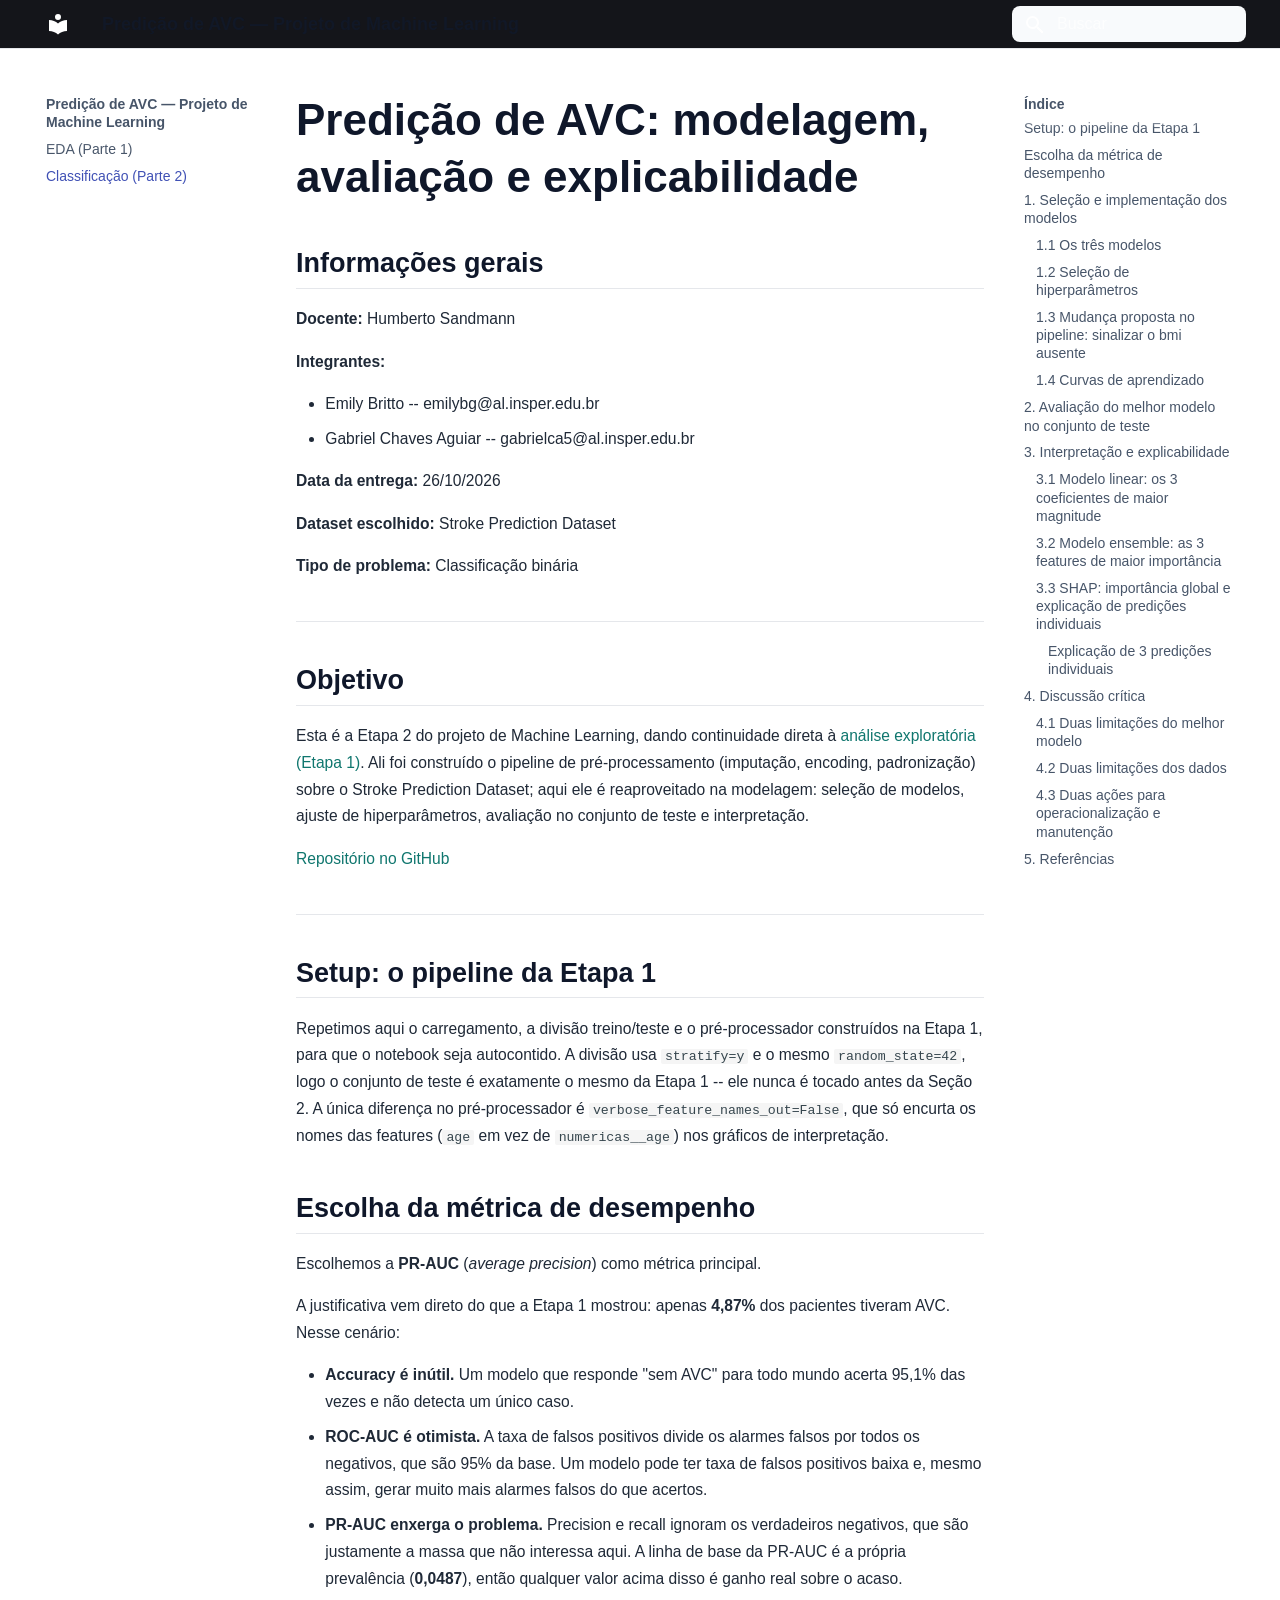
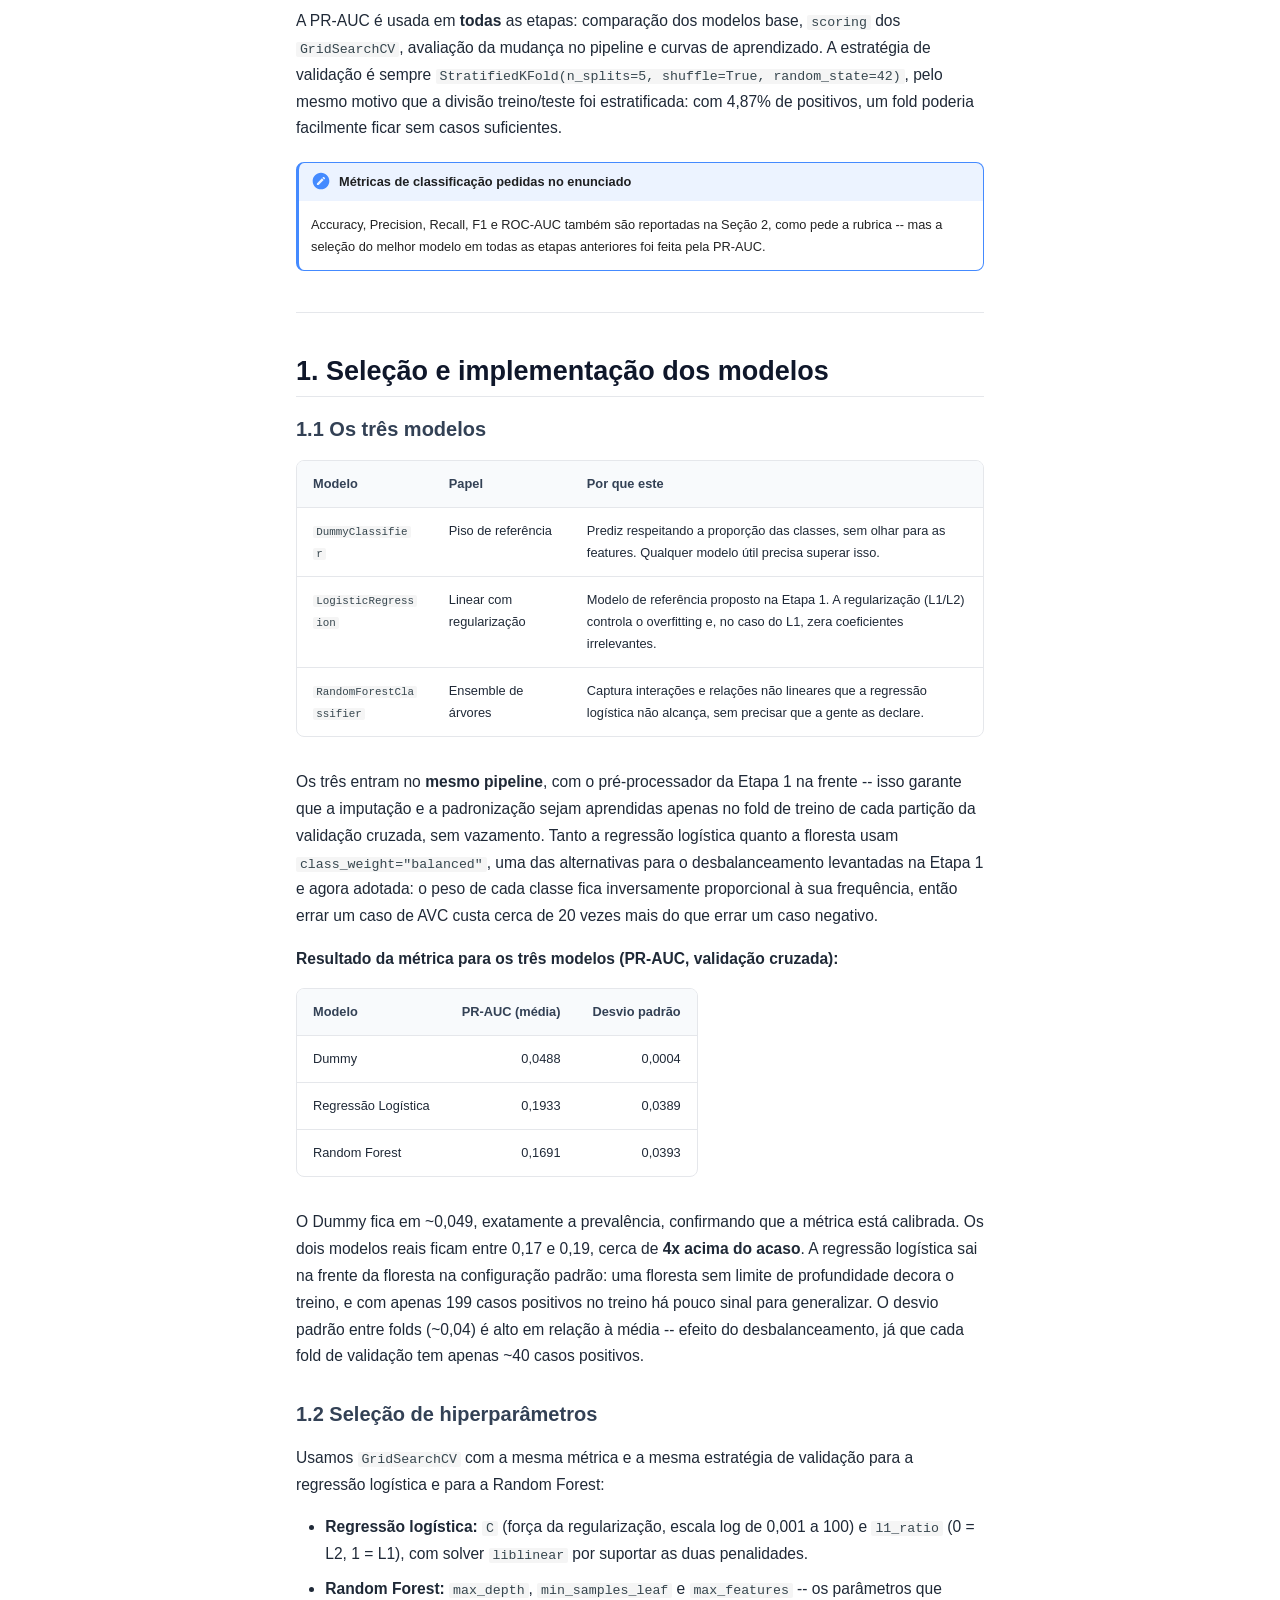
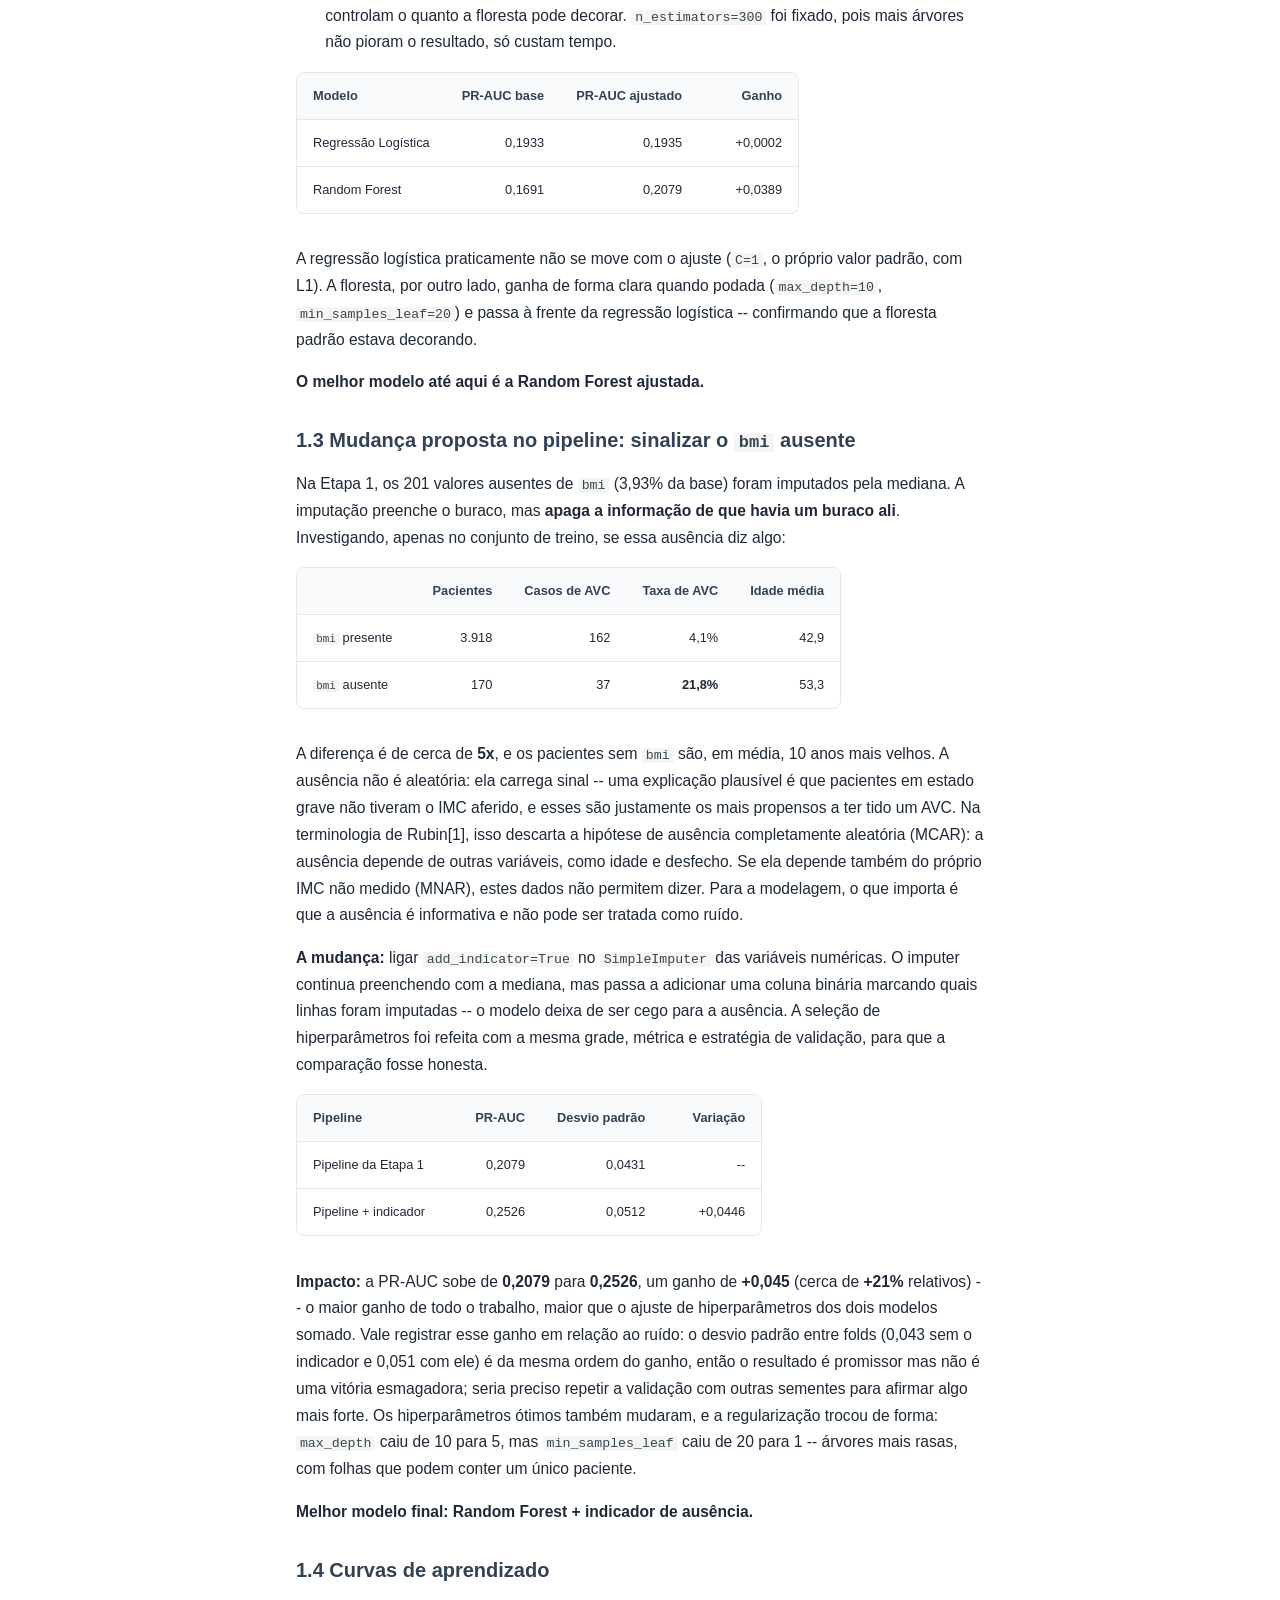
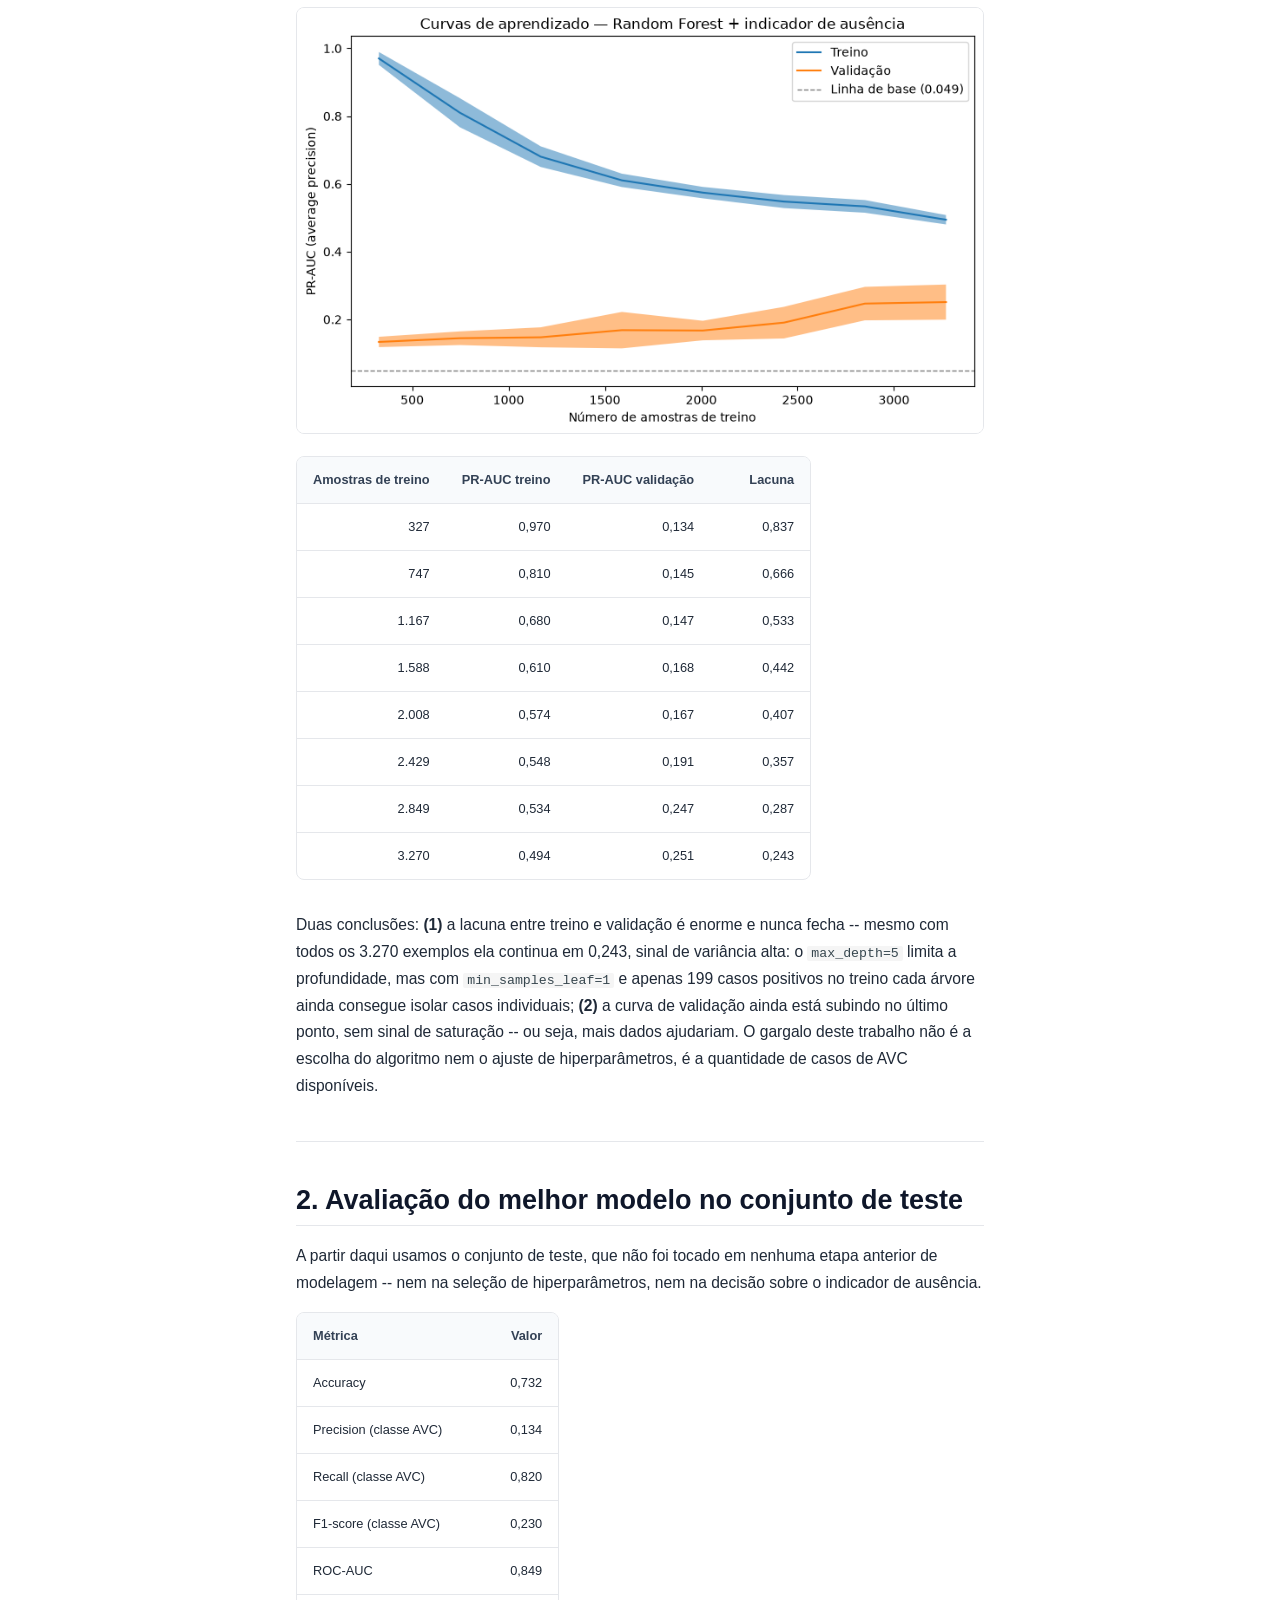
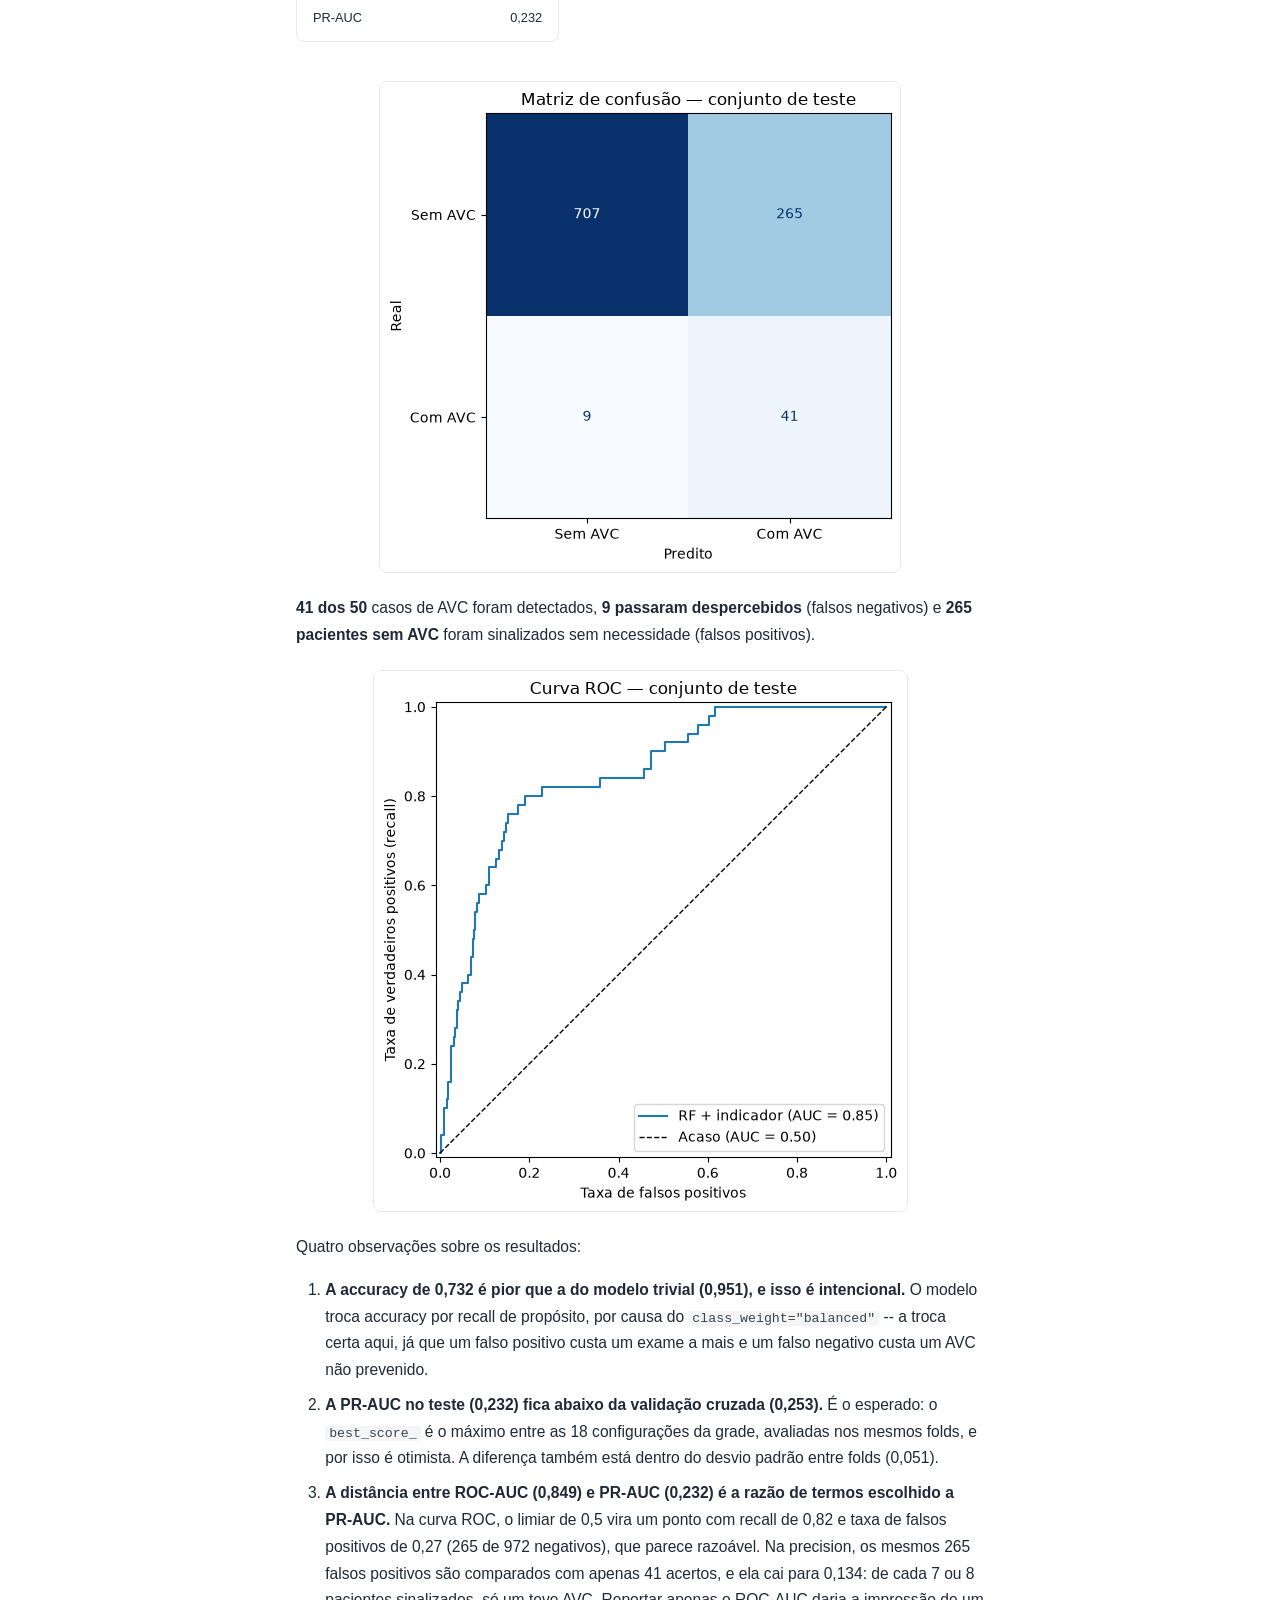
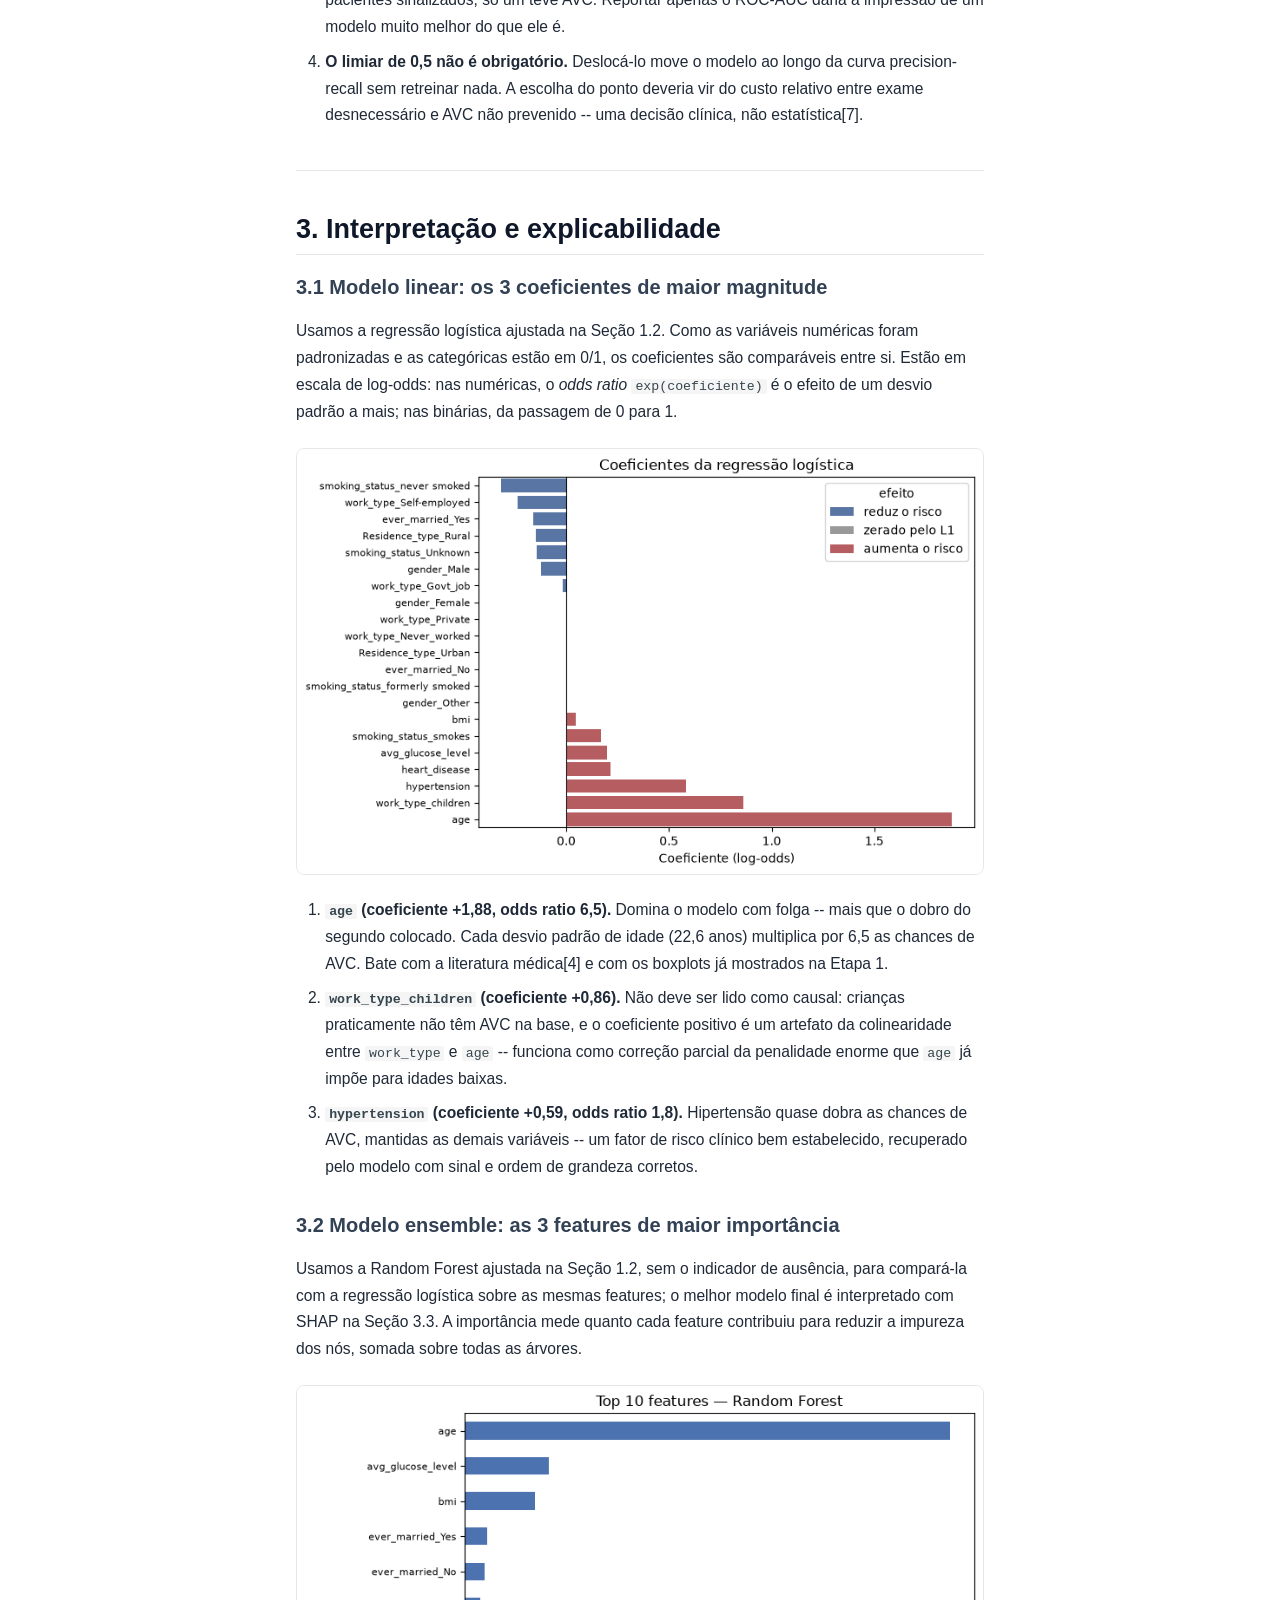
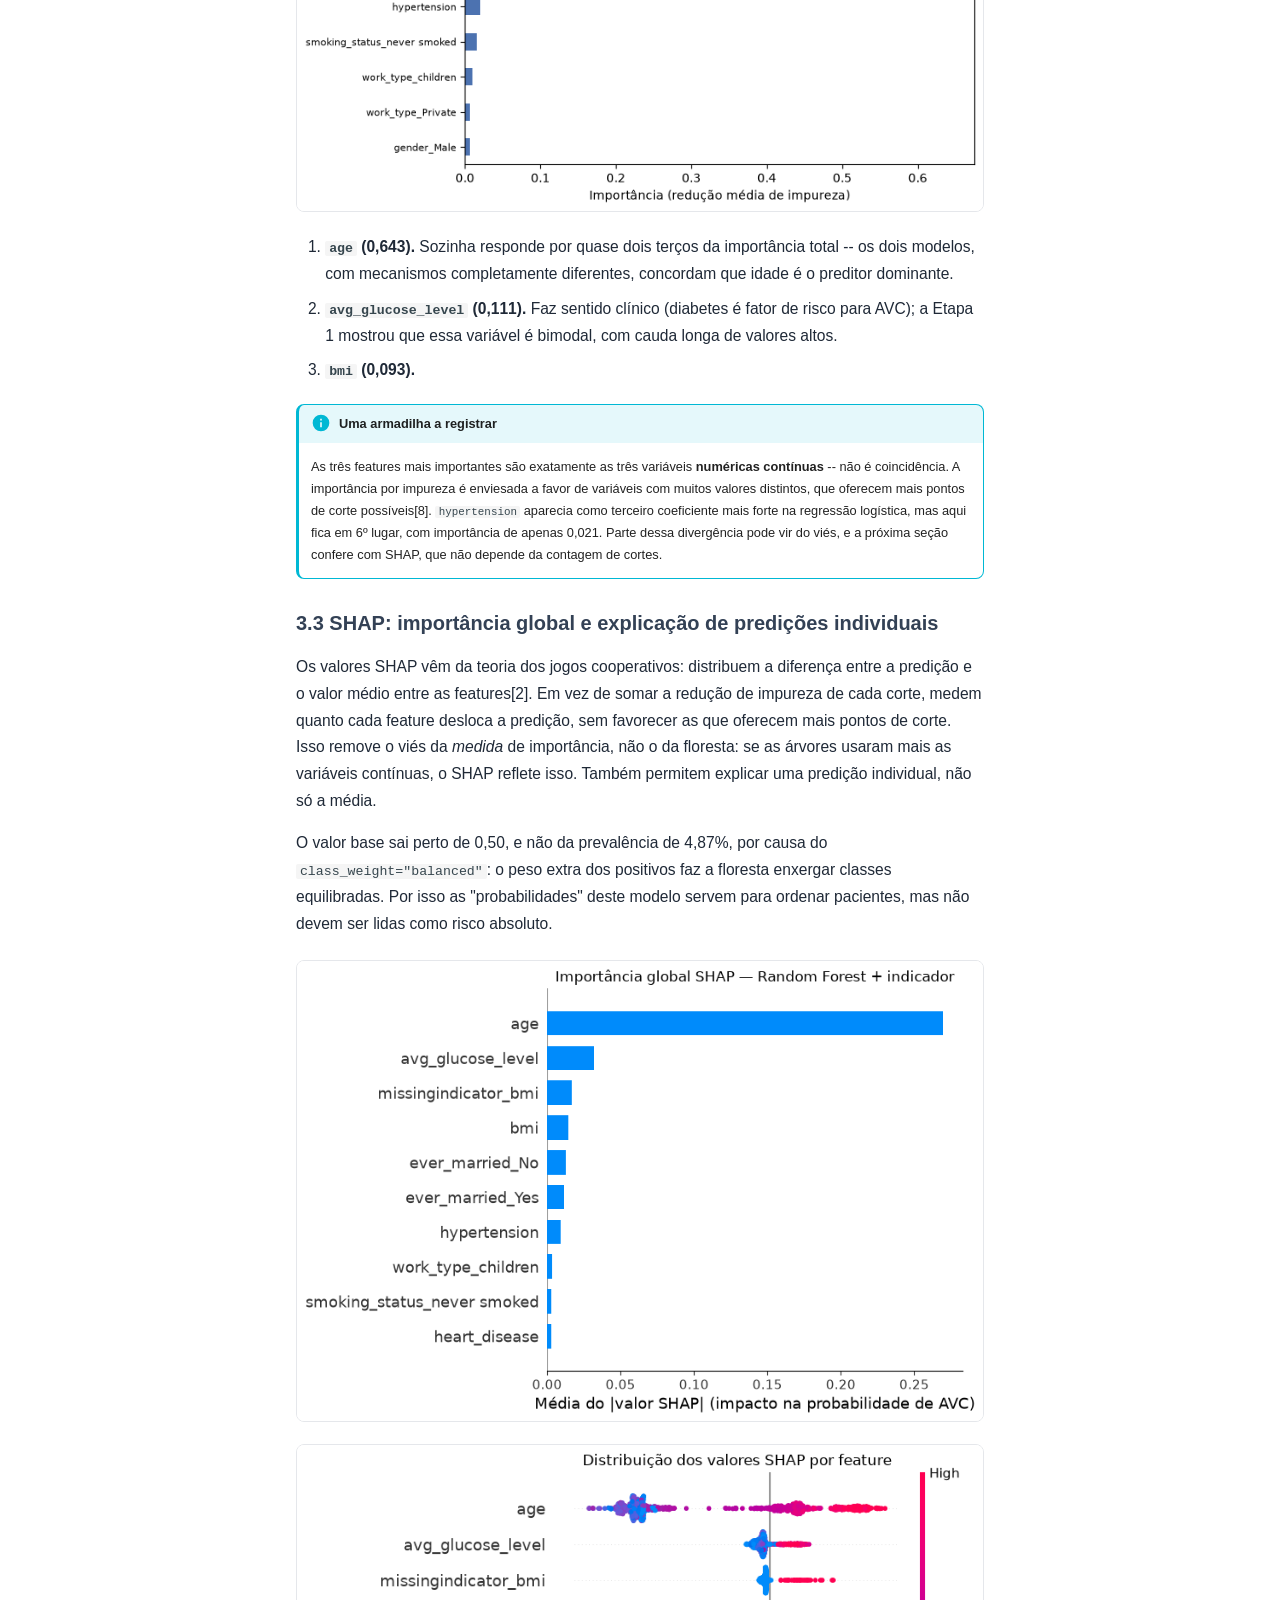
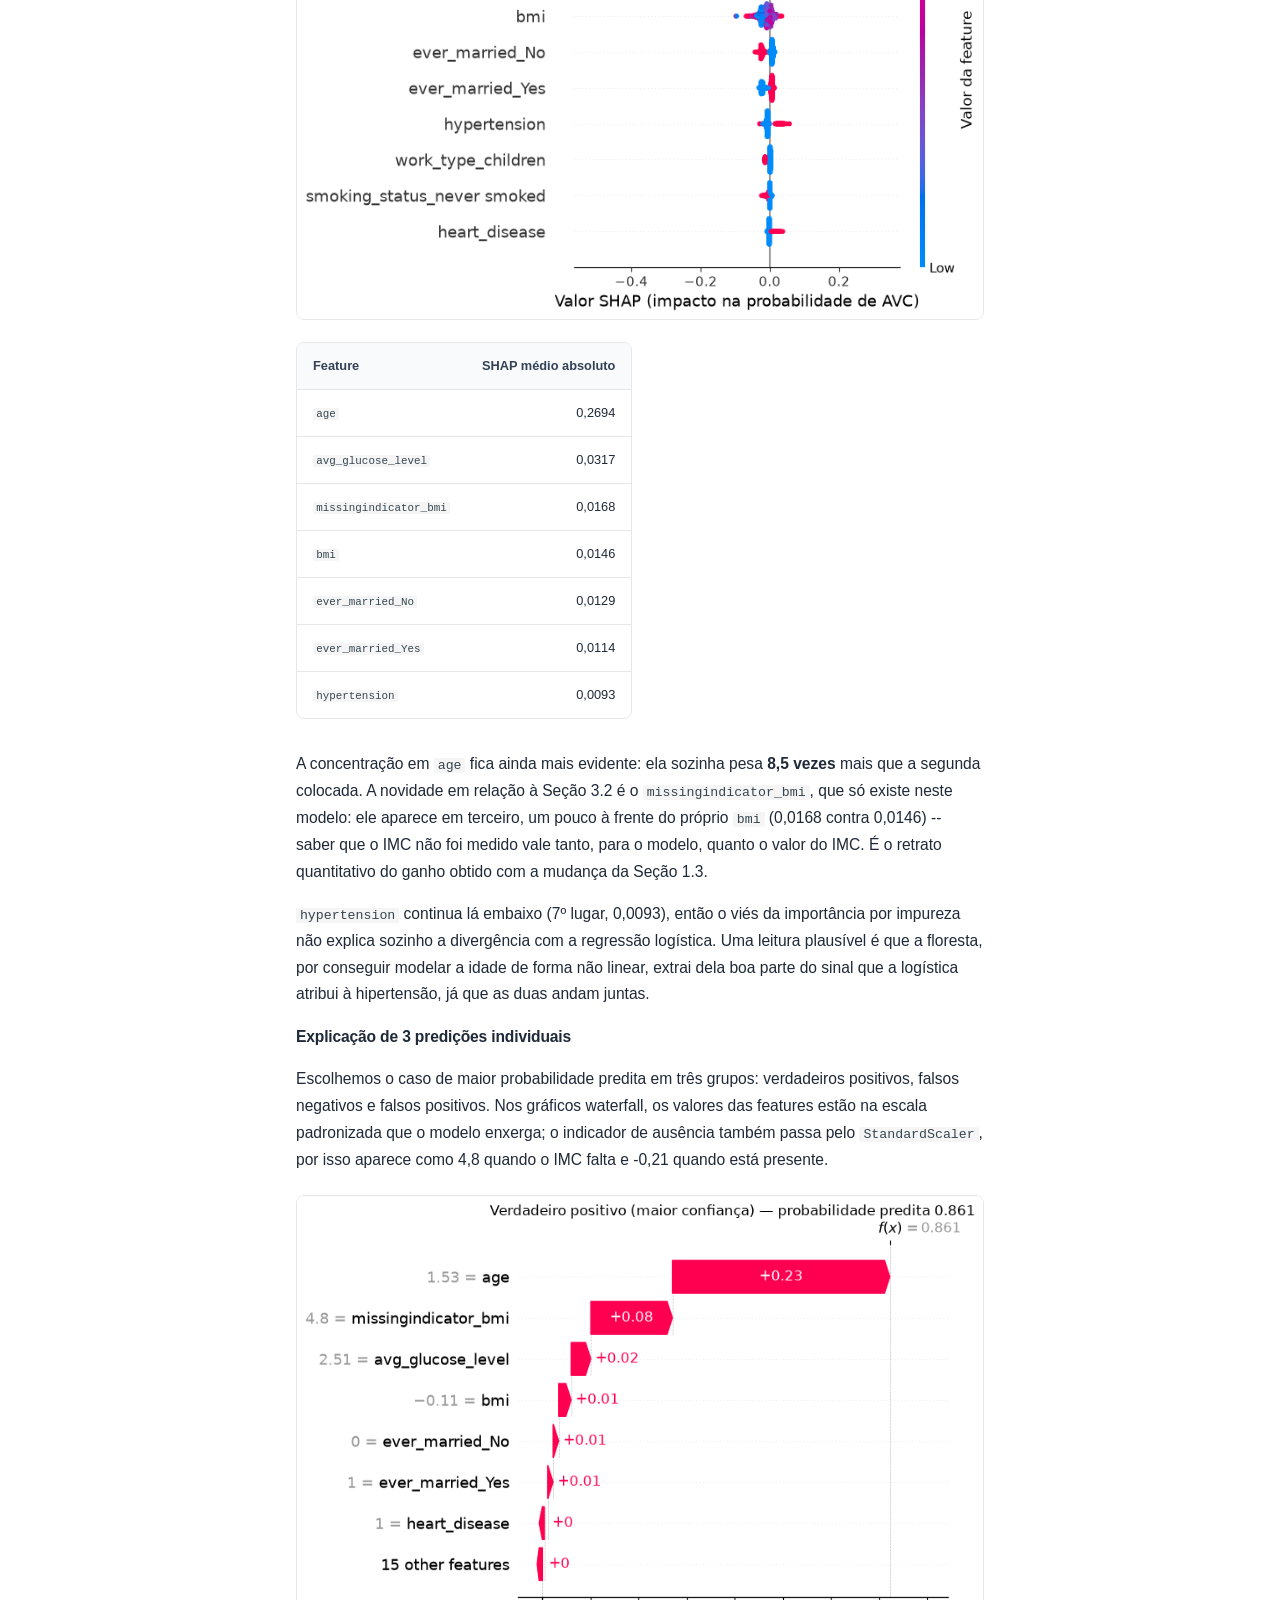
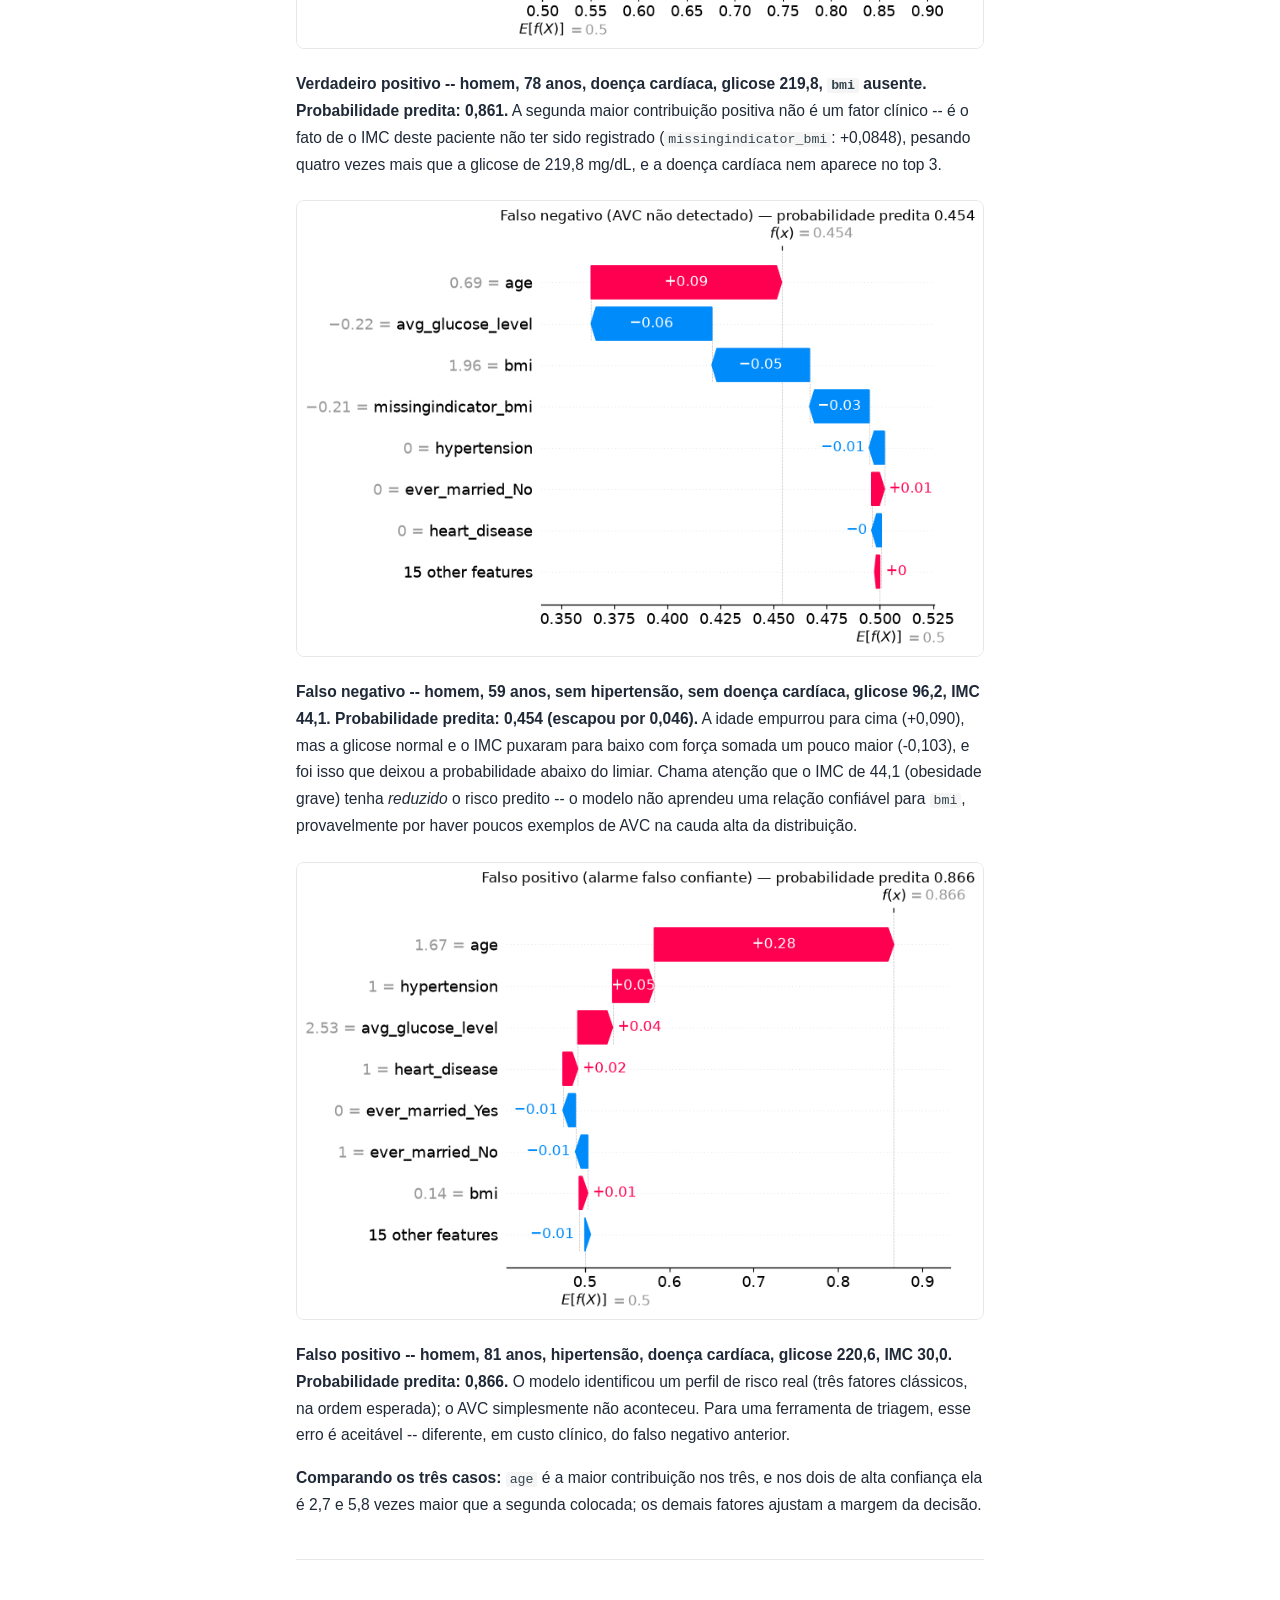
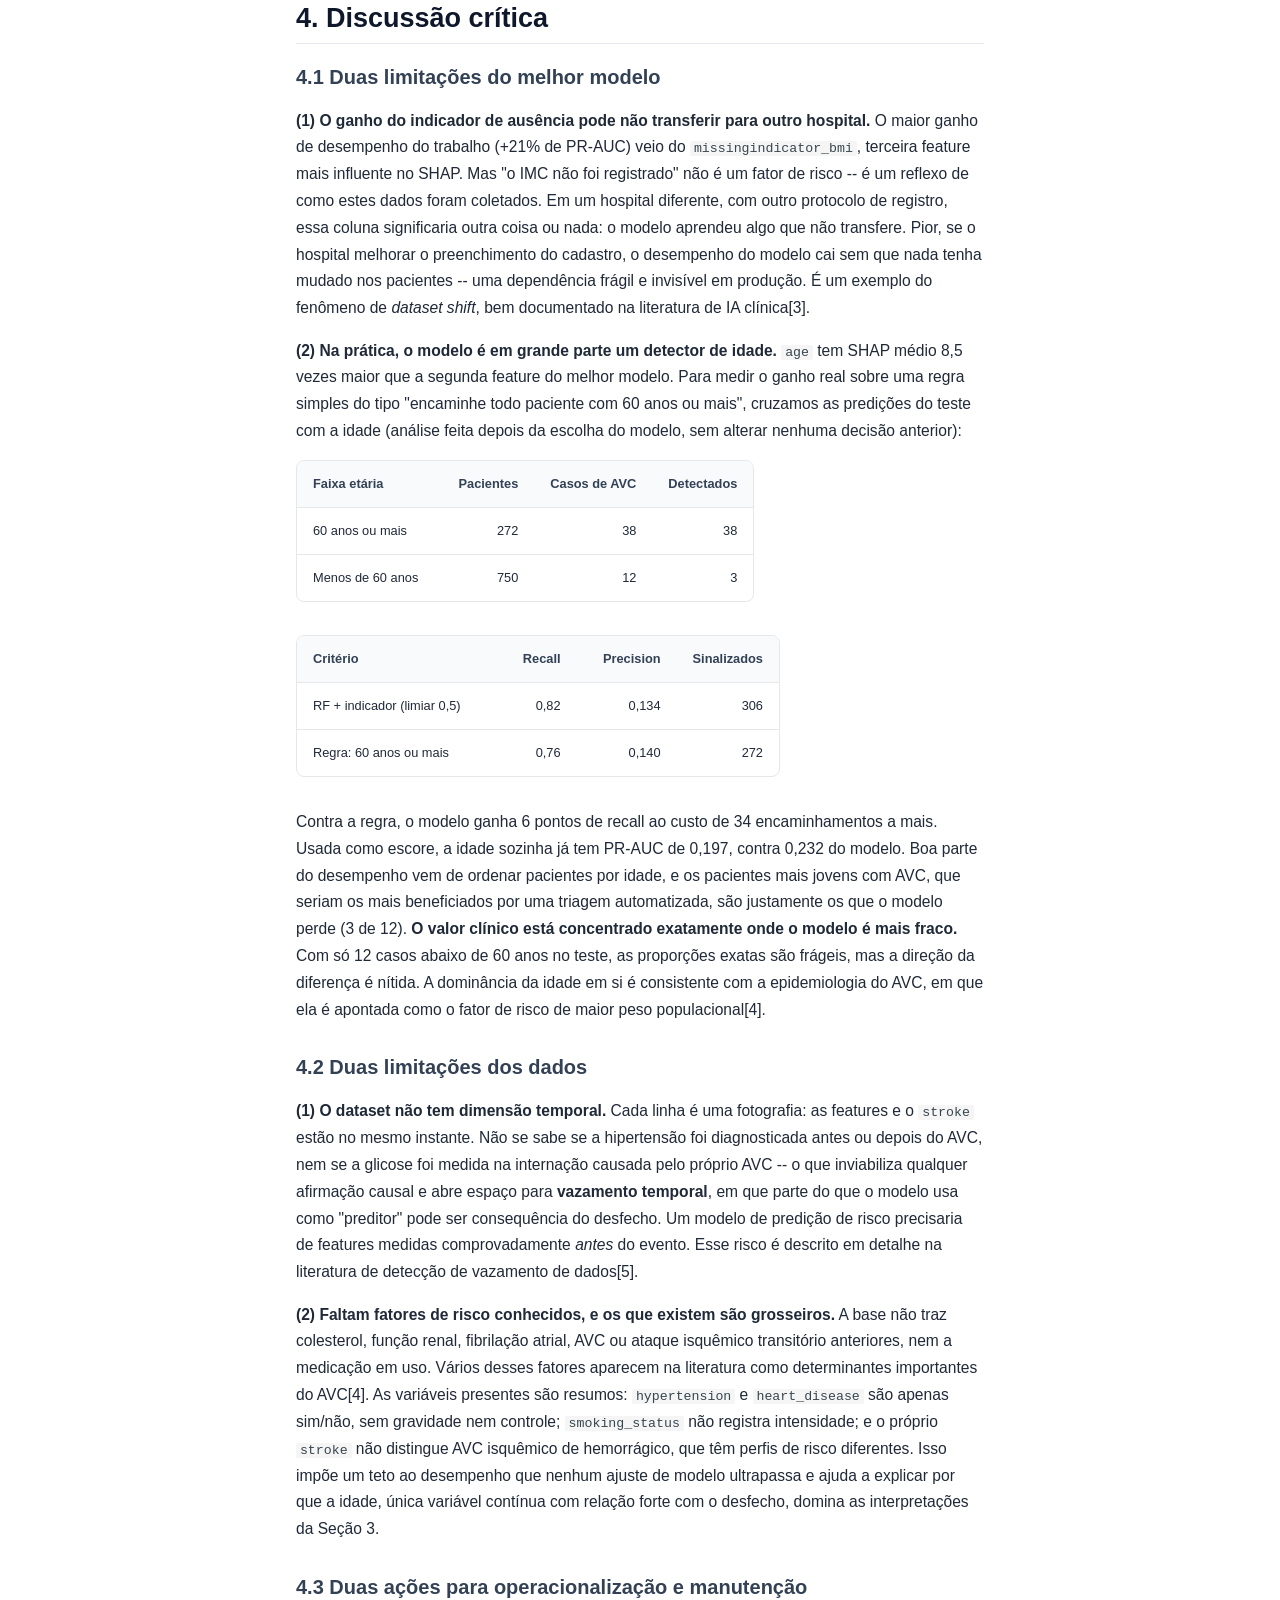
<file: modelagem/index.html>
<!doctype html>
<html lang="pt" class="no-js">
  <head>
    
      <meta charset="utf-8">
      <meta name="viewport" content="width=device-width,initial-scale=1">
      
      
      
      
        <link rel="prev" href="..">
      
      
      
        
      
      
      <link rel="icon" href="../assets/images/favicon.png">
      <meta name="generator" content="mkdocs-1.6.1, mkdocs-material-9.8.0">
    
    
      
        <title>Classificação (Parte 2) - Predição de AVC — Projeto de Machine Learning</title>
      
    
    
      <link rel="stylesheet" href="../assets/stylesheets/main.57a0d79d.min.css">
      
        
        <link rel="stylesheet" href="../assets/stylesheets/palette.fb2fffe2.min.css">
      
      


    
    
      
    
    
      
    
    
      <link rel="stylesheet" href="../assets/stylesheets/minimal.css">
    
    <script>__md_scope=new URL("..",location),__md_hash=e=>[...e].reduce(((e,_)=>(e<<5)-e+_.charCodeAt(0)),0),__md_get=(e,_=localStorage,t=__md_scope)=>JSON.parse(_.getItem(t.pathname+"."+e)),__md_set=(e,_,t=localStorage,a=__md_scope)=>{try{t.setItem(a.pathname+"."+e,JSON.stringify(_))}catch(e){}}</script>
    
      

    
    
  </head>
  
  
    
    
    
    
    
    <body dir="ltr" data-md-color-scheme="default" data-md-color-primary="black" data-md-color-accent="teal">
  
    
    <input class="md-toggle" data-md-toggle="drawer" type="checkbox" id="__drawer" autocomplete="off">
    <input class="md-toggle" data-md-toggle="search" type="checkbox" id="__search" autocomplete="off">
    <label class="md-overlay" for="__drawer"></label>
    <div data-md-component="skip">
      
        
        <a href="#predicao-de-avc-modelagem-avaliacao-e-explicabilidade" class="md-skip">
          Pular para conteúdo
        </a>
      
    </div>
    <div data-md-component="announce">
      
    </div>
    
    
      

  

<header class="md-header md-header--shadow" data-md-component="header">
  <nav class="md-header__inner md-grid" aria-label="Cabeçalho">
    <a href=".." title="Predição de AVC — Projeto de Machine Learning" class="md-header__button md-logo" aria-label="Predição de AVC — Projeto de Machine Learning" data-md-component="logo">
      
  
  <svg xmlns="http://www.w3.org/2000/svg" viewBox="0 0 24 24"><path d="M12 8a3 3 0 0 0 3-3 3 3 0 0 0-3-3 3 3 0 0 0-3 3 3 3 0 0 0 3 3m0 3.54C9.64 9.35 6.5 8 3 8v11c3.5 0 6.64 1.35 9 3.54 2.36-2.19 5.5-3.54 9-3.54V8c-3.5 0-6.64 1.35-9 3.54"/></svg>

    </a>
    <label class="md-header__button md-icon" for="__drawer">
      
      <svg xmlns="http://www.w3.org/2000/svg" viewBox="0 0 24 24"><path d="M3 6h18v2H3zm0 5h18v2H3zm0 5h18v2H3z"/></svg>
    </label>
    <div class="md-header__title" data-md-component="header-title">
      <div class="md-header__ellipsis">
        <div class="md-header__topic">
          <span class="md-ellipsis">
            Predição de AVC — Projeto de Machine Learning
          </span>
        </div>
        <div class="md-header__topic" data-md-component="header-topic">
          <span class="md-ellipsis">
            
              Classificação (Parte 2)
            
          </span>
        </div>
      </div>
    </div>
    
      
    
    
    
    
      
      
        <label class="md-header__button md-icon" for="__search">
          
          <svg xmlns="http://www.w3.org/2000/svg" viewBox="0 0 24 24"><path d="M9.5 3A6.5 6.5 0 0 1 16 9.5c0 1.61-.59 3.09-1.56 4.23l.27.27h.79l5 5-1.5 1.5-5-5v-.79l-.27-.27A6.52 6.52 0 0 1 9.5 16 6.5 6.5 0 0 1 3 9.5 6.5 6.5 0 0 1 9.5 3m0 2C7 5 5 7 5 9.5S7 14 9.5 14 14 12 14 9.5 12 5 9.5 5"/></svg>
        </label>
        <div class="md-search" data-md-component="search" role="dialog">
  <label class="md-search__overlay" for="__search"></label>
  <div class="md-search__inner" role="search">
    <form class="md-search__form" name="search">
      <input type="text" class="md-search__input" name="query" aria-label="Buscar" placeholder="Buscar" autocapitalize="off" autocorrect="off" autocomplete="off" spellcheck="false" data-md-component="search-query" required>
      <label class="md-search__icon md-icon" for="__search">
        
        <svg xmlns="http://www.w3.org/2000/svg" viewBox="0 0 24 24"><path d="M9.5 3A6.5 6.5 0 0 1 16 9.5c0 1.61-.59 3.09-1.56 4.23l.27.27h.79l5 5-1.5 1.5-5-5v-.79l-.27-.27A6.52 6.52 0 0 1 9.5 16 6.5 6.5 0 0 1 3 9.5 6.5 6.5 0 0 1 9.5 3m0 2C7 5 5 7 5 9.5S7 14 9.5 14 14 12 14 9.5 12 5 9.5 5"/></svg>
        
        <svg xmlns="http://www.w3.org/2000/svg" viewBox="0 0 24 24"><path d="M20 11v2H8l5.5 5.5-1.42 1.42L4.16 12l7.92-7.92L13.5 5.5 8 11z"/></svg>
      </label>
      <nav class="md-search__options" aria-label="Pesquisar">
        
        <button type="reset" class="md-search__icon md-icon" title="Limpar" aria-label="Limpar" tabindex="-1">
          
          <svg xmlns="http://www.w3.org/2000/svg" viewBox="0 0 24 24"><path d="M19 6.41 17.59 5 12 10.59 6.41 5 5 6.41 10.59 12 5 17.59 6.41 19 12 13.41 17.59 19 19 17.59 13.41 12z"/></svg>
        </button>
      </nav>
      
        <div class="md-search__suggest" data-md-component="search-suggest"></div>
      
    </form>
    <div class="md-search__output">
      <div class="md-search__scrollwrap" tabindex="0" data-md-scrollfix>
        <div class="md-search-result" data-md-component="search-result">
          <div class="md-search-result__meta">
            Inicializando busca
          </div>
          <ol class="md-search-result__list" role="presentation"></ol>
        </div>
      </div>
    </div>
  </div>
</div>
      
    
    
  </nav>
  
</header>
    
    <div class="md-container" data-md-component="container">
      
      
        
          
        
      
      <main class="md-main" data-md-component="main">
        <div class="md-main__inner md-grid">
          
            
              
              <div class="md-sidebar md-sidebar--primary" data-md-component="sidebar" data-md-type="navigation" >
                <div class="md-sidebar__scrollwrap">
                  <div class="md-sidebar__inner">
                    



<nav class="md-nav md-nav--primary" aria-label="Navegação" data-md-level="0">
  <label class="md-nav__title" for="__drawer">
    <a href=".." title="Predição de AVC — Projeto de Machine Learning" class="md-nav__button md-logo" aria-label="Predição de AVC — Projeto de Machine Learning" data-md-component="logo">
      
  
  <svg xmlns="http://www.w3.org/2000/svg" viewBox="0 0 24 24"><path d="M12 8a3 3 0 0 0 3-3 3 3 0 0 0-3-3 3 3 0 0 0-3 3 3 3 0 0 0 3 3m0 3.54C9.64 9.35 6.5 8 3 8v11c3.5 0 6.64 1.35 9 3.54 2.36-2.19 5.5-3.54 9-3.54V8c-3.5 0-6.64 1.35-9 3.54"/></svg>

    </a>
    Predição de AVC — Projeto de Machine Learning
  </label>
  
  <ul class="md-nav__list" data-md-scrollfix>
    
      
      
  
  
  
  
    <li class="md-nav__item">
      <a href=".." class="md-nav__link">
        
  
  
  <span class="md-ellipsis">
    
  
    EDA (Parte 1)
  

    
  </span>
  
  

      </a>
    </li>
  

    
      
      
  
  
    
  
  
  
    <li class="md-nav__item md-nav__item--active">
      
      <input class="md-nav__toggle md-toggle" type="checkbox" id="__toc">
      
      
        
      
      
        <label class="md-nav__link md-nav__link--active" for="__toc">
          
  
  
  <span class="md-ellipsis">
    
  
    Classificação (Parte 2)
  

    
  </span>
  
  

          <span class="md-nav__icon md-icon"></span>
        </label>
      
      <a href="./" class="md-nav__link md-nav__link--active">
        
  
  
  <span class="md-ellipsis">
    
  
    Classificação (Parte 2)
  

    
  </span>
  
  

      </a>
      
        

<nav class="md-nav md-nav--secondary" aria-label="Índice">
  
  
  
    
  
  
    <label class="md-nav__title" for="__toc">
      <span class="md-nav__icon md-icon"></span>
      Índice
    </label>
    <ul class="md-nav__list" data-md-component="toc" data-md-scrollfix>
      
        <li class="md-nav__item">
  <a href="#informacoes-gerais" class="md-nav__link">
    <span class="md-ellipsis">
      
        Informações gerais
      
    </span>
  </a>
  
</li>
      
        <li class="md-nav__item">
  <a href="#objetivo" class="md-nav__link">
    <span class="md-ellipsis">
      
        Objetivo
      
    </span>
  </a>
  
</li>
      
        <li class="md-nav__item">
  <a href="#setup-o-pipeline-da-etapa-1" class="md-nav__link">
    <span class="md-ellipsis">
      
        Setup: o pipeline da Etapa 1
      
    </span>
  </a>
  
</li>
      
        <li class="md-nav__item">
  <a href="#escolha-da-metrica-de-desempenho" class="md-nav__link">
    <span class="md-ellipsis">
      
        Escolha da métrica de desempenho
      
    </span>
  </a>
  
</li>
      
        <li class="md-nav__item">
  <a href="#1-selecao-e-implementacao-dos-modelos" class="md-nav__link">
    <span class="md-ellipsis">
      
        1. Seleção e implementação dos modelos
      
    </span>
  </a>
  
    <nav class="md-nav" aria-label="1. Seleção e implementação dos modelos">
      <ul class="md-nav__list">
        
          <li class="md-nav__item">
  <a href="#11-os-tres-modelos" class="md-nav__link">
    <span class="md-ellipsis">
      
        1.1 Os três modelos
      
    </span>
  </a>
  
</li>
        
          <li class="md-nav__item">
  <a href="#12-selecao-de-hiperparametros" class="md-nav__link">
    <span class="md-ellipsis">
      
        1.2 Seleção de hiperparâmetros
      
    </span>
  </a>
  
</li>
        
          <li class="md-nav__item">
  <a href="#13-mudanca-proposta-no-pipeline-sinalizar-o-bmi-ausente" class="md-nav__link">
    <span class="md-ellipsis">
      
        1.3 Mudança proposta no pipeline: sinalizar o bmi ausente
      
    </span>
  </a>
  
</li>
        
          <li class="md-nav__item">
  <a href="#14-curvas-de-aprendizado" class="md-nav__link">
    <span class="md-ellipsis">
      
        1.4 Curvas de aprendizado
      
    </span>
  </a>
  
</li>
        
      </ul>
    </nav>
  
</li>
      
        <li class="md-nav__item">
  <a href="#2-avaliacao-do-melhor-modelo-no-conjunto-de-teste" class="md-nav__link">
    <span class="md-ellipsis">
      
        2. Avaliação do melhor modelo no conjunto de teste
      
    </span>
  </a>
  
</li>
      
        <li class="md-nav__item">
  <a href="#3-interpretacao-e-explicabilidade" class="md-nav__link">
    <span class="md-ellipsis">
      
        3. Interpretação e explicabilidade
      
    </span>
  </a>
  
    <nav class="md-nav" aria-label="3. Interpretação e explicabilidade">
      <ul class="md-nav__list">
        
          <li class="md-nav__item">
  <a href="#31-modelo-linear-os-3-coeficientes-de-maior-magnitude" class="md-nav__link">
    <span class="md-ellipsis">
      
        3.1 Modelo linear: os 3 coeficientes de maior magnitude
      
    </span>
  </a>
  
</li>
        
          <li class="md-nav__item">
  <a href="#32-modelo-ensemble-as-3-features-de-maior-importancia" class="md-nav__link">
    <span class="md-ellipsis">
      
        3.2 Modelo ensemble: as 3 features de maior importância
      
    </span>
  </a>
  
</li>
        
          <li class="md-nav__item">
  <a href="#33-shap-importancia-global-e-explicacao-de-predicoes-individuais" class="md-nav__link">
    <span class="md-ellipsis">
      
        3.3 SHAP: importância global e explicação de predições individuais
      
    </span>
  </a>
  
    <nav class="md-nav" aria-label="3.3 SHAP: importância global e explicação de predições individuais">
      <ul class="md-nav__list">
        
          <li class="md-nav__item">
  <a href="#explicacao-de-3-predicoes-individuais" class="md-nav__link">
    <span class="md-ellipsis">
      
        Explicação de 3 predições individuais
      
    </span>
  </a>
  
</li>
        
      </ul>
    </nav>
  
</li>
        
      </ul>
    </nav>
  
</li>
      
        <li class="md-nav__item">
  <a href="#4-discussao-critica" class="md-nav__link">
    <span class="md-ellipsis">
      
        4. Discussão crítica
      
    </span>
  </a>
  
    <nav class="md-nav" aria-label="4. Discussão crítica">
      <ul class="md-nav__list">
        
          <li class="md-nav__item">
  <a href="#41-duas-limitacoes-do-melhor-modelo" class="md-nav__link">
    <span class="md-ellipsis">
      
        4.1 Duas limitações do melhor modelo
      
    </span>
  </a>
  
</li>
        
          <li class="md-nav__item">
  <a href="#42-duas-limitacoes-dos-dados" class="md-nav__link">
    <span class="md-ellipsis">
      
        4.2 Duas limitações dos dados
      
    </span>
  </a>
  
</li>
        
          <li class="md-nav__item">
  <a href="#43-duas-acoes-para-operacionalizacao-e-manutencao" class="md-nav__link">
    <span class="md-ellipsis">
      
        4.3 Duas ações para operacionalização e manutenção
      
    </span>
  </a>
  
</li>
        
      </ul>
    </nav>
  
</li>
      
        <li class="md-nav__item">
  <a href="#5-referencias" class="md-nav__link">
    <span class="md-ellipsis">
      
        5. Referências
      
    </span>
  </a>
  
</li>
      
    </ul>
  
</nav>
      
    </li>
  

    
  </ul>
</nav>
                  </div>
                </div>
              </div>
            
            
              
              <div class="md-sidebar md-sidebar--secondary" data-md-component="sidebar" data-md-type="toc" >
                <div class="md-sidebar__scrollwrap">
                  <div class="md-sidebar__inner">
                    

<nav class="md-nav md-nav--secondary" aria-label="Índice">
  
  
  
    
  
  
    <label class="md-nav__title" for="__toc">
      <span class="md-nav__icon md-icon"></span>
      Índice
    </label>
    <ul class="md-nav__list" data-md-component="toc" data-md-scrollfix>
      
        <li class="md-nav__item">
  <a href="#informacoes-gerais" class="md-nav__link">
    <span class="md-ellipsis">
      
        Informações gerais
      
    </span>
  </a>
  
</li>
      
        <li class="md-nav__item">
  <a href="#objetivo" class="md-nav__link">
    <span class="md-ellipsis">
      
        Objetivo
      
    </span>
  </a>
  
</li>
      
        <li class="md-nav__item">
  <a href="#setup-o-pipeline-da-etapa-1" class="md-nav__link">
    <span class="md-ellipsis">
      
        Setup: o pipeline da Etapa 1
      
    </span>
  </a>
  
</li>
      
        <li class="md-nav__item">
  <a href="#escolha-da-metrica-de-desempenho" class="md-nav__link">
    <span class="md-ellipsis">
      
        Escolha da métrica de desempenho
      
    </span>
  </a>
  
</li>
      
        <li class="md-nav__item">
  <a href="#1-selecao-e-implementacao-dos-modelos" class="md-nav__link">
    <span class="md-ellipsis">
      
        1. Seleção e implementação dos modelos
      
    </span>
  </a>
  
    <nav class="md-nav" aria-label="1. Seleção e implementação dos modelos">
      <ul class="md-nav__list">
        
          <li class="md-nav__item">
  <a href="#11-os-tres-modelos" class="md-nav__link">
    <span class="md-ellipsis">
      
        1.1 Os três modelos
      
    </span>
  </a>
  
</li>
        
          <li class="md-nav__item">
  <a href="#12-selecao-de-hiperparametros" class="md-nav__link">
    <span class="md-ellipsis">
      
        1.2 Seleção de hiperparâmetros
      
    </span>
  </a>
  
</li>
        
          <li class="md-nav__item">
  <a href="#13-mudanca-proposta-no-pipeline-sinalizar-o-bmi-ausente" class="md-nav__link">
    <span class="md-ellipsis">
      
        1.3 Mudança proposta no pipeline: sinalizar o bmi ausente
      
    </span>
  </a>
  
</li>
        
          <li class="md-nav__item">
  <a href="#14-curvas-de-aprendizado" class="md-nav__link">
    <span class="md-ellipsis">
      
        1.4 Curvas de aprendizado
      
    </span>
  </a>
  
</li>
        
      </ul>
    </nav>
  
</li>
      
        <li class="md-nav__item">
  <a href="#2-avaliacao-do-melhor-modelo-no-conjunto-de-teste" class="md-nav__link">
    <span class="md-ellipsis">
      
        2. Avaliação do melhor modelo no conjunto de teste
      
    </span>
  </a>
  
</li>
      
        <li class="md-nav__item">
  <a href="#3-interpretacao-e-explicabilidade" class="md-nav__link">
    <span class="md-ellipsis">
      
        3. Interpretação e explicabilidade
      
    </span>
  </a>
  
    <nav class="md-nav" aria-label="3. Interpretação e explicabilidade">
      <ul class="md-nav__list">
        
          <li class="md-nav__item">
  <a href="#31-modelo-linear-os-3-coeficientes-de-maior-magnitude" class="md-nav__link">
    <span class="md-ellipsis">
      
        3.1 Modelo linear: os 3 coeficientes de maior magnitude
      
    </span>
  </a>
  
</li>
        
          <li class="md-nav__item">
  <a href="#32-modelo-ensemble-as-3-features-de-maior-importancia" class="md-nav__link">
    <span class="md-ellipsis">
      
        3.2 Modelo ensemble: as 3 features de maior importância
      
    </span>
  </a>
  
</li>
        
          <li class="md-nav__item">
  <a href="#33-shap-importancia-global-e-explicacao-de-predicoes-individuais" class="md-nav__link">
    <span class="md-ellipsis">
      
        3.3 SHAP: importância global e explicação de predições individuais
      
    </span>
  </a>
  
    <nav class="md-nav" aria-label="3.3 SHAP: importância global e explicação de predições individuais">
      <ul class="md-nav__list">
        
          <li class="md-nav__item">
  <a href="#explicacao-de-3-predicoes-individuais" class="md-nav__link">
    <span class="md-ellipsis">
      
        Explicação de 3 predições individuais
      
    </span>
  </a>
  
</li>
        
      </ul>
    </nav>
  
</li>
        
      </ul>
    </nav>
  
</li>
      
        <li class="md-nav__item">
  <a href="#4-discussao-critica" class="md-nav__link">
    <span class="md-ellipsis">
      
        4. Discussão crítica
      
    </span>
  </a>
  
    <nav class="md-nav" aria-label="4. Discussão crítica">
      <ul class="md-nav__list">
        
          <li class="md-nav__item">
  <a href="#41-duas-limitacoes-do-melhor-modelo" class="md-nav__link">
    <span class="md-ellipsis">
      
        4.1 Duas limitações do melhor modelo
      
    </span>
  </a>
  
</li>
        
          <li class="md-nav__item">
  <a href="#42-duas-limitacoes-dos-dados" class="md-nav__link">
    <span class="md-ellipsis">
      
        4.2 Duas limitações dos dados
      
    </span>
  </a>
  
</li>
        
          <li class="md-nav__item">
  <a href="#43-duas-acoes-para-operacionalizacao-e-manutencao" class="md-nav__link">
    <span class="md-ellipsis">
      
        4.3 Duas ações para operacionalização e manutenção
      
    </span>
  </a>
  
</li>
        
      </ul>
    </nav>
  
</li>
      
        <li class="md-nav__item">
  <a href="#5-referencias" class="md-nav__link">
    <span class="md-ellipsis">
      
        5. Referências
      
    </span>
  </a>
  
</li>
      
    </ul>
  
</nav>
                  </div>
                </div>
              </div>
            
          
          
            <div class="md-content" data-md-component="content">
              
              <article class="md-content__inner md-typeset">
                
                  



<h1 id="predicao-de-avc-modelagem-avaliacao-e-explicabilidade">Predição de AVC: modelagem, avaliação e explicabilidade</h1>
<h2 id="informacoes-gerais">Informações gerais</h2>
<p><strong>Docente:</strong> Humberto Sandmann</p>
<p><strong>Integrantes:</strong></p>
<ul>
<li>Emily Britto -- emilybg@al.insper.edu.br</li>
<li>Gabriel Chaves Aguiar -- gabrielca5@al.insper.edu.br</li>
</ul>
<p><strong>Data da entrega:</strong> 26/10/2026</p>
<p><strong>Dataset escolhido:</strong> Stroke Prediction Dataset</p>
<p><strong>Tipo de problema:</strong> Classificação binária</p>
<hr />
<h2 id="objetivo">Objetivo</h2>
<p>Esta é a Etapa 2 do projeto de Machine Learning, dando
continuidade direta à <a href="../">análise exploratória (Etapa 1)</a>. Ali foi
construído o pipeline de pré-processamento (imputação, encoding,
padronização) sobre o Stroke Prediction Dataset; aqui ele é reaproveitado
na modelagem: seleção de modelos, ajuste de
hiperparâmetros, avaliação no conjunto de teste e interpretação.</p>
<p><a href="https://github.com/emilybrtt/projeto-machine-learning">Repositório no GitHub</a></p>
<hr />
<h2 id="setup-o-pipeline-da-etapa-1">Setup: o pipeline da Etapa 1</h2>
<p>Repetimos aqui o carregamento, a divisão treino/teste e o pré-processador
construídos na Etapa 1, para que o notebook seja autocontido. A divisão usa
<code>stratify=y</code> e o mesmo <code>random_state=42</code>, logo o conjunto de teste é
exatamente o mesmo da Etapa 1 -- ele nunca é tocado antes da Seção 2. A única
diferença no pré-processador é <code>verbose_feature_names_out=False</code>, que só
encurta os nomes das features (<code>age</code> em vez de <code>numericas__age</code>) nos gráficos
de interpretação.</p>
<h2 id="escolha-da-metrica-de-desempenho">Escolha da métrica de desempenho</h2>
<p>Escolhemos a <strong>PR-AUC</strong> (<em>average precision</em>) como métrica principal.</p>
<p>A justificativa vem direto do que a Etapa 1 mostrou: apenas <strong>4,87%</strong> dos
pacientes tiveram AVC. Nesse cenário:</p>
<ul>
<li><strong>Accuracy é inútil.</strong> Um modelo que responde "sem AVC" para todo mundo
  acerta 95,1% das vezes e não detecta um único caso.</li>
<li><strong>ROC-AUC é otimista.</strong> A taxa de falsos positivos divide os alarmes
  falsos por todos os negativos, que são 95% da base. Um modelo pode ter taxa
  de falsos positivos baixa e, mesmo assim, gerar muito mais alarmes falsos
  do que acertos.</li>
<li><strong>PR-AUC enxerga o problema.</strong> Precision e recall ignoram os verdadeiros
  negativos, que são justamente a massa que não interessa aqui. A linha de
  base da PR-AUC é a própria prevalência (<strong>0,0487</strong>), então qualquer valor
  acima disso é ganho real sobre o acaso.</li>
</ul>
<p>A PR-AUC é usada em <strong>todas</strong> as etapas: comparação dos modelos base,
<code>scoring</code> dos <code>GridSearchCV</code>, avaliação da mudança no pipeline e curvas de
aprendizado. A estratégia de validação é sempre <code>StratifiedKFold(n_splits=5,
shuffle=True, random_state=42)</code>, pelo mesmo motivo que a divisão
treino/teste foi estratificada: com 4,87% de positivos, um fold poderia
facilmente ficar sem casos suficientes.</p>
<div class="admonition note">
<p class="admonition-title">Métricas de classificação pedidas no enunciado</p>
<p>Accuracy, Precision, Recall, F1 e ROC-AUC também são reportadas na
Seção 2, como pede a rubrica -- mas a seleção do melhor modelo em
todas as etapas anteriores foi feita pela PR-AUC.</p>
</div>
<hr />
<h2 id="1-selecao-e-implementacao-dos-modelos">1. Seleção e implementação dos modelos</h2>
<h3 id="11-os-tres-modelos">1.1 Os três modelos</h3>
<table>
<thead>
<tr>
<th>Modelo</th>
<th>Papel</th>
<th>Por que este</th>
</tr>
</thead>
<tbody>
<tr>
<td><code>DummyClassifier</code></td>
<td>Piso de referência</td>
<td>Prediz respeitando a proporção das classes, sem olhar para as features. Qualquer modelo útil precisa superar isso.</td>
</tr>
<tr>
<td><code>LogisticRegression</code></td>
<td>Linear com regularização</td>
<td>Modelo de referência proposto na Etapa 1. A regularização (L1/L2) controla o overfitting e, no caso do L1, zera coeficientes irrelevantes.</td>
</tr>
<tr>
<td><code>RandomForestClassifier</code></td>
<td>Ensemble de árvores</td>
<td>Captura interações e relações não lineares que a regressão logística não alcança, sem precisar que a gente as declare.</td>
</tr>
</tbody>
</table>
<p>Os três entram no <strong>mesmo pipeline</strong>, com o pré-processador da Etapa 1 na
frente -- isso garante que a imputação e a padronização sejam aprendidas
apenas no fold de treino de cada partição da validação cruzada, sem
vazamento. Tanto a regressão logística quanto a floresta usam
<code>class_weight="balanced"</code>, uma das alternativas para o desbalanceamento
levantadas na Etapa 1 e agora adotada: o peso de cada classe fica inversamente proporcional à sua frequência,
então errar um caso de AVC custa cerca de 20 vezes mais do que errar um
caso negativo.</p>
<p><strong>Resultado da métrica para os três modelos (PR-AUC, validação cruzada):</strong></p>
<table>
<thead>
<tr>
<th>Modelo</th>
<th style="text-align: right;">PR-AUC (média)</th>
<th style="text-align: right;">Desvio padrão</th>
</tr>
</thead>
<tbody>
<tr>
<td>Dummy</td>
<td style="text-align: right;">0,0488</td>
<td style="text-align: right;">0,0004</td>
</tr>
<tr>
<td>Regressão Logística</td>
<td style="text-align: right;">0,1933</td>
<td style="text-align: right;">0,0389</td>
</tr>
<tr>
<td>Random Forest</td>
<td style="text-align: right;">0,1691</td>
<td style="text-align: right;">0,0393</td>
</tr>
</tbody>
</table>
<p>O Dummy fica em ~0,049, exatamente a prevalência, confirmando que a métrica
está calibrada. Os dois modelos reais ficam entre 0,17 e 0,19, cerca de <strong>4x
acima do acaso</strong>.
A regressão logística sai na frente da floresta na configuração padrão: uma
floresta sem limite de profundidade decora o treino, e com apenas 199 casos
positivos no treino há pouco sinal para generalizar. O desvio padrão entre
folds (~0,04) é alto em relação à média -- efeito do desbalanceamento, já que
cada fold de validação tem apenas ~40 casos positivos.</p>
<h3 id="12-selecao-de-hiperparametros">1.2 Seleção de hiperparâmetros</h3>
<p>Usamos <code>GridSearchCV</code> com a mesma métrica e a mesma estratégia de validação
para a regressão logística e para a Random Forest:</p>
<ul>
<li><strong>Regressão logística:</strong> <code>C</code> (força da regularização, escala log de
  0,001 a 100) e <code>l1_ratio</code> (0 = L2, 1 = L1), com solver <code>liblinear</code> por
  suportar as duas penalidades.</li>
<li><strong>Random Forest:</strong> <code>max_depth</code>, <code>min_samples_leaf</code> e <code>max_features</code> --
  os parâmetros que controlam o quanto a floresta pode decorar.
  <code>n_estimators=300</code> foi fixado, pois mais árvores não pioram o resultado,
  só custam tempo.</li>
</ul>
<table>
<thead>
<tr>
<th>Modelo</th>
<th style="text-align: right;">PR-AUC base</th>
<th style="text-align: right;">PR-AUC ajustado</th>
<th style="text-align: right;">Ganho</th>
</tr>
</thead>
<tbody>
<tr>
<td>Regressão Logística</td>
<td style="text-align: right;">0,1933</td>
<td style="text-align: right;">0,1935</td>
<td style="text-align: right;">+0,0002</td>
</tr>
<tr>
<td>Random Forest</td>
<td style="text-align: right;">0,1691</td>
<td style="text-align: right;">0,2079</td>
<td style="text-align: right;">+0,0389</td>
</tr>
</tbody>
</table>
<p>A regressão logística praticamente não se move com o ajuste (<code>C=1</code>, o
próprio valor padrão, com L1). A floresta, por outro lado, ganha de forma
clara quando podada (<code>max_depth=10</code>, <code>min_samples_leaf=20</code>) e passa à frente
da regressão logística -- confirmando que a floresta padrão estava decorando.</p>
<p><strong>O melhor modelo até aqui é a Random Forest ajustada.</strong></p>
<h3 id="13-mudanca-proposta-no-pipeline-sinalizar-o-bmi-ausente">1.3 Mudança proposta no pipeline: sinalizar o <code>bmi</code> ausente</h3>
<p>Na Etapa 1, os 201 valores ausentes de <code>bmi</code> (3,93% da base) foram imputados
pela mediana. A imputação preenche o buraco, mas <strong>apaga a informação de
que havia um buraco ali</strong>. Investigando, apenas no conjunto de treino, se
essa ausência diz algo:</p>
<table>
<thead>
<tr>
<th></th>
<th style="text-align: right;">Pacientes</th>
<th style="text-align: right;">Casos de AVC</th>
<th style="text-align: right;">Taxa de AVC</th>
<th style="text-align: right;">Idade média</th>
</tr>
</thead>
<tbody>
<tr>
<td><code>bmi</code> presente</td>
<td style="text-align: right;">3.918</td>
<td style="text-align: right;">162</td>
<td style="text-align: right;">4,1%</td>
<td style="text-align: right;">42,9</td>
</tr>
<tr>
<td><code>bmi</code> ausente</td>
<td style="text-align: right;">170</td>
<td style="text-align: right;">37</td>
<td style="text-align: right;"><strong>21,8%</strong></td>
<td style="text-align: right;">53,3</td>
</tr>
</tbody>
</table>
<p>A diferença é de cerca de <strong>5x</strong>, e os pacientes sem <code>bmi</code> são, em média,
10 anos mais velhos. A ausência não é aleatória: ela carrega sinal -- uma
explicação plausível é que pacientes em estado grave não tiveram o IMC
aferido, e esses são justamente os mais propensos a ter tido um AVC. Na
terminologia de Rubin[1], isso descarta a hipótese de ausência
completamente aleatória (MCAR): a ausência depende de outras variáveis, como
idade e desfecho. Se ela depende também do próprio IMC não medido (MNAR),
estes dados não permitem dizer. Para a modelagem, o que importa é que a
ausência é informativa e não pode ser tratada como ruído.</p>
<p><strong>A mudança:</strong> ligar <code>add_indicator=True</code> no <code>SimpleImputer</code> das variáveis
numéricas. O imputer continua preenchendo com a mediana, mas passa a
adicionar uma coluna binária marcando quais linhas foram imputadas -- o
modelo deixa de ser cego para a ausência. A seleção de hiperparâmetros foi
refeita com a mesma grade, métrica e estratégia de validação, para que a
comparação fosse honesta.</p>
<table>
<thead>
<tr>
<th>Pipeline</th>
<th style="text-align: right;">PR-AUC</th>
<th style="text-align: right;">Desvio padrão</th>
<th style="text-align: right;">Variação</th>
</tr>
</thead>
<tbody>
<tr>
<td>Pipeline da Etapa 1</td>
<td style="text-align: right;">0,2079</td>
<td style="text-align: right;">0,0431</td>
<td style="text-align: right;">--</td>
</tr>
<tr>
<td>Pipeline + indicador</td>
<td style="text-align: right;">0,2526</td>
<td style="text-align: right;">0,0512</td>
<td style="text-align: right;">+0,0446</td>
</tr>
</tbody>
</table>
<p><strong>Impacto:</strong> a PR-AUC sobe de <strong>0,2079</strong> para <strong>0,2526</strong>, um ganho de
<strong>+0,045</strong> (cerca de <strong>+21%</strong> relativos) -- o maior ganho de todo o
trabalho, maior que o ajuste de hiperparâmetros dos dois modelos somado.
Vale registrar esse ganho em relação ao ruído: o desvio padrão entre folds
(0,043 sem o indicador e 0,051 com ele) é da mesma ordem do ganho, então o
resultado é promissor mas não é uma vitória esmagadora; seria preciso
repetir a validação com outras sementes para afirmar algo mais forte. Os hiperparâmetros ótimos também mudaram,
e a regularização trocou de forma: <code>max_depth</code> caiu de 10 para 5, mas
<code>min_samples_leaf</code> caiu de 20 para 1 -- árvores mais rasas, com folhas que
podem conter um único paciente.</p>
<p><strong>Melhor modelo final: Random Forest + indicador de ausência.</strong></p>
<h3 id="14-curvas-de-aprendizado">1.4 Curvas de aprendizado</h3>
<p><img alt="Curvas de aprendizado da Random Forest com indicador de ausência" src="../assets/images/aps2/curva_aprendizado.png" /></p>
<table>
<thead>
<tr>
<th style="text-align: right;">Amostras de treino</th>
<th style="text-align: right;">PR-AUC treino</th>
<th style="text-align: right;">PR-AUC validação</th>
<th style="text-align: right;">Lacuna</th>
</tr>
</thead>
<tbody>
<tr>
<td style="text-align: right;">327</td>
<td style="text-align: right;">0,970</td>
<td style="text-align: right;">0,134</td>
<td style="text-align: right;">0,837</td>
</tr>
<tr>
<td style="text-align: right;">747</td>
<td style="text-align: right;">0,810</td>
<td style="text-align: right;">0,145</td>
<td style="text-align: right;">0,666</td>
</tr>
<tr>
<td style="text-align: right;">1.167</td>
<td style="text-align: right;">0,680</td>
<td style="text-align: right;">0,147</td>
<td style="text-align: right;">0,533</td>
</tr>
<tr>
<td style="text-align: right;">1.588</td>
<td style="text-align: right;">0,610</td>
<td style="text-align: right;">0,168</td>
<td style="text-align: right;">0,442</td>
</tr>
<tr>
<td style="text-align: right;">2.008</td>
<td style="text-align: right;">0,574</td>
<td style="text-align: right;">0,167</td>
<td style="text-align: right;">0,407</td>
</tr>
<tr>
<td style="text-align: right;">2.429</td>
<td style="text-align: right;">0,548</td>
<td style="text-align: right;">0,191</td>
<td style="text-align: right;">0,357</td>
</tr>
<tr>
<td style="text-align: right;">2.849</td>
<td style="text-align: right;">0,534</td>
<td style="text-align: right;">0,247</td>
<td style="text-align: right;">0,287</td>
</tr>
<tr>
<td style="text-align: right;">3.270</td>
<td style="text-align: right;">0,494</td>
<td style="text-align: right;">0,251</td>
<td style="text-align: right;">0,243</td>
</tr>
</tbody>
</table>
<p>Duas conclusões: <strong>(1)</strong> a lacuna entre treino e validação é enorme e nunca
fecha -- mesmo com todos os 3.270 exemplos ela continua em 0,243, sinal de
variância alta: o <code>max_depth=5</code> limita a profundidade, mas com
<code>min_samples_leaf=1</code> e apenas 199 casos positivos no treino cada árvore
ainda consegue isolar casos individuais; <strong>(2)</strong> a curva de
validação ainda está subindo no último ponto, sem sinal de saturação -- ou
seja, mais dados ajudariam. O gargalo deste trabalho não é a escolha do
algoritmo nem o ajuste de hiperparâmetros, é a quantidade de casos de AVC
disponíveis.</p>
<hr />
<h2 id="2-avaliacao-do-melhor-modelo-no-conjunto-de-teste">2. Avaliação do melhor modelo no conjunto de teste</h2>
<p>A partir daqui usamos o conjunto de teste, que não foi tocado em nenhuma
etapa anterior de modelagem -- nem na seleção de hiperparâmetros, nem na
decisão sobre o indicador de ausência.</p>
<table>
<thead>
<tr>
<th>Métrica</th>
<th style="text-align: right;">Valor</th>
</tr>
</thead>
<tbody>
<tr>
<td>Accuracy</td>
<td style="text-align: right;">0,732</td>
</tr>
<tr>
<td>Precision (classe AVC)</td>
<td style="text-align: right;">0,134</td>
</tr>
<tr>
<td>Recall (classe AVC)</td>
<td style="text-align: right;">0,820</td>
</tr>
<tr>
<td>F1-score (classe AVC)</td>
<td style="text-align: right;">0,230</td>
</tr>
<tr>
<td>ROC-AUC</td>
<td style="text-align: right;">0,849</td>
</tr>
<tr>
<td>PR-AUC</td>
<td style="text-align: right;">0,232</td>
</tr>
</tbody>
</table>
<p><img alt="Matriz de confusão no conjunto de teste" src="../assets/images/aps2/matriz_confusao.png" /></p>
<p><strong>41 dos 50</strong> casos de AVC foram detectados, <strong>9 passaram despercebidos</strong>
(falsos negativos) e <strong>265 pacientes sem AVC</strong> foram sinalizados sem
necessidade (falsos positivos).</p>
<p><img alt="Curva ROC no conjunto de teste" src="../assets/images/aps2/curva_roc.png" /></p>
<p>Quatro observações sobre os resultados:</p>
<ol>
<li><strong>A accuracy de 0,732 é pior que a do modelo trivial (0,951), e isso é
   intencional.</strong> O modelo troca accuracy por recall de propósito, por causa
   do <code>class_weight="balanced"</code> -- a troca certa aqui, já que um falso
   positivo custa um exame a mais e um falso negativo custa um AVC não
   prevenido.</li>
<li><strong>A PR-AUC no teste (0,232) fica abaixo da validação cruzada (0,253).</strong>
   É o esperado: o <code>best_score_</code> é o máximo entre as 18 configurações da
   grade, avaliadas nos mesmos folds, e por isso é otimista. A diferença
   também está dentro do desvio padrão entre folds (0,051).</li>
<li><strong>A distância entre ROC-AUC (0,849) e PR-AUC (0,232) é a razão de termos
   escolhido a PR-AUC.</strong> Na curva ROC, o limiar de 0,5 vira um ponto com
   recall de 0,82 e taxa de falsos positivos de 0,27 (265 de 972 negativos),
   que parece razoável. Na precision, os mesmos 265 falsos positivos são
   comparados com apenas 41 acertos, e ela cai para 0,134: de cada 7 ou 8
   pacientes sinalizados, só um teve AVC. Reportar apenas o ROC-AUC daria a
   impressão de um modelo muito melhor do que ele é.</li>
<li><strong>O limiar de 0,5 não é obrigatório.</strong> Deslocá-lo move o modelo ao longo
   da curva precision-recall sem retreinar nada. A escolha do ponto deveria
   vir do custo relativo entre exame desnecessário e AVC não prevenido --
   uma decisão clínica, não estatística[7].</li>
</ol>
<hr />
<h2 id="3-interpretacao-e-explicabilidade">3. Interpretação e explicabilidade</h2>
<h3 id="31-modelo-linear-os-3-coeficientes-de-maior-magnitude">3.1 Modelo linear: os 3 coeficientes de maior magnitude</h3>
<p>Usamos a regressão logística ajustada na Seção 1.2. Como as variáveis
numéricas foram padronizadas e as categóricas estão em 0/1, os coeficientes
são comparáveis entre si. Estão em escala de log-odds: nas numéricas, o
<em>odds ratio</em> <code>exp(coeficiente)</code> é o efeito de um desvio padrão a mais; nas
binárias, da passagem de 0 para 1.</p>
<p><img alt="Coeficientes da regressão logística" src="../assets/images/aps2/coeficientes_logistica.png" /></p>
<ol>
<li><strong><code>age</code> (coeficiente +1,88, odds ratio 6,5).</strong> Domina o modelo com
   folga -- mais que o dobro do segundo colocado. Cada desvio padrão de
   idade (22,6 anos) multiplica por 6,5 as chances de AVC. Bate com a
   literatura médica[4] e com os boxplots já mostrados na Etapa 1.</li>
<li><strong><code>work_type_children</code> (coeficiente +0,86).</strong> Não deve ser lido como
   causal: crianças praticamente não têm AVC na base, e o coeficiente
   positivo é um artefato da colinearidade entre <code>work_type</code> e <code>age</code> --
   funciona como correção parcial da penalidade enorme que <code>age</code> já impõe
   para idades baixas.</li>
<li><strong><code>hypertension</code> (coeficiente +0,59, odds ratio 1,8).</strong> Hipertensão
   quase dobra as chances de AVC, mantidas as demais variáveis -- um fator
   de risco clínico bem estabelecido, recuperado pelo modelo com sinal e
   ordem de grandeza corretos.</li>
</ol>
<h3 id="32-modelo-ensemble-as-3-features-de-maior-importancia">3.2 Modelo ensemble: as 3 features de maior importância</h3>
<p>Usamos a Random Forest ajustada na Seção 1.2, sem o indicador de ausência,
para compará-la com a regressão logística sobre as mesmas features; o
melhor modelo final é interpretado com SHAP na Seção 3.3. A importância
mede quanto cada feature contribuiu para reduzir a impureza dos nós, somada
sobre todas as árvores.</p>
<p><img alt="Importância de features na Random Forest" src="../assets/images/aps2/importancia_random_forest.png" /></p>
<ol>
<li><strong><code>age</code> (0,643).</strong> Sozinha responde por quase dois terços da importância
   total -- os dois modelos, com mecanismos completamente diferentes,
   concordam que idade é o preditor dominante.</li>
<li><strong><code>avg_glucose_level</code> (0,111).</strong> Faz sentido clínico (diabetes é fator
   de risco para AVC); a Etapa 1 mostrou que essa variável é bimodal, com
   cauda longa de valores altos.</li>
<li><strong><code>bmi</code> (0,093).</strong></li>
</ol>
<div class="admonition info">
<p class="admonition-title">Uma armadilha a registrar</p>
<p>As três features mais importantes são exatamente as três variáveis
<strong>numéricas contínuas</strong> -- não é coincidência. A importância por
impureza é enviesada a favor de variáveis com muitos valores distintos,
que oferecem mais pontos de corte possíveis[8]. <code>hypertension</code> aparecia
como terceiro coeficiente mais forte na regressão logística, mas aqui
fica em 6º lugar, com importância de apenas 0,021. Parte dessa
divergência pode vir do viés, e a próxima seção confere com SHAP, que
não depende da contagem de cortes.</p>
</div>
<h3 id="33-shap-importancia-global-e-explicacao-de-predicoes-individuais">3.3 SHAP: importância global e explicação de predições individuais</h3>
<p>Os valores SHAP vêm da teoria dos jogos cooperativos: distribuem a
diferença entre a predição e o valor médio entre as features[2]. Em vez de
somar a redução de impureza de cada corte, medem quanto cada feature desloca
a predição, sem favorecer as que oferecem mais pontos de corte. Isso
remove o viés da <em>medida</em> de importância, não o da floresta: se as árvores
usaram mais as variáveis contínuas, o SHAP reflete isso. Também permitem
explicar uma predição individual, não só a média.</p>
<p>O valor base sai perto de 0,50, e não da prevalência de 4,87%, por causa do
<code>class_weight="balanced"</code>: o peso extra dos positivos faz a floresta
enxergar classes equilibradas. Por isso as "probabilidades" deste modelo
servem para ordenar pacientes, mas não devem ser lidas como risco absoluto.</p>
<p><img alt="Importância global SHAP" src="../assets/images/aps2/shap_importancia_global_barra.png" /></p>
<p><img alt="Distribuição dos valores SHAP por feature" src="../assets/images/aps2/shap_beeswarm.png" /></p>
<table>
<thead>
<tr>
<th>Feature</th>
<th style="text-align: right;">SHAP médio absoluto</th>
</tr>
</thead>
<tbody>
<tr>
<td><code>age</code></td>
<td style="text-align: right;">0,2694</td>
</tr>
<tr>
<td><code>avg_glucose_level</code></td>
<td style="text-align: right;">0,0317</td>
</tr>
<tr>
<td><code>missingindicator_bmi</code></td>
<td style="text-align: right;">0,0168</td>
</tr>
<tr>
<td><code>bmi</code></td>
<td style="text-align: right;">0,0146</td>
</tr>
<tr>
<td><code>ever_married_No</code></td>
<td style="text-align: right;">0,0129</td>
</tr>
<tr>
<td><code>ever_married_Yes</code></td>
<td style="text-align: right;">0,0114</td>
</tr>
<tr>
<td><code>hypertension</code></td>
<td style="text-align: right;">0,0093</td>
</tr>
</tbody>
</table>
<p>A concentração em <code>age</code> fica ainda mais evidente: ela sozinha pesa <strong>8,5
vezes</strong> mais que a segunda colocada. A novidade em relação à Seção 3.2 é o
<code>missingindicator_bmi</code>, que só existe neste modelo: ele aparece em
terceiro, um pouco à frente do próprio <code>bmi</code> (0,0168 contra 0,0146) -- saber
que o IMC não foi medido vale tanto, para o modelo, quanto o valor do IMC.
É o retrato quantitativo do ganho obtido com a mudança da Seção 1.3.</p>
<p><code>hypertension</code> continua lá embaixo (7º lugar, 0,0093), então o viés da
importância por impureza não explica sozinho a divergência com a regressão
logística. Uma leitura plausível é que a floresta, por conseguir modelar a
idade de forma não linear, extrai dela boa parte do sinal que a logística
atribui à hipertensão, já que as duas andam juntas.</p>
<h4 id="explicacao-de-3-predicoes-individuais">Explicação de 3 predições individuais</h4>
<p>Escolhemos o caso de maior probabilidade predita em três grupos: verdadeiros
positivos, falsos negativos e falsos positivos. Nos gráficos waterfall, os valores
das features estão na escala padronizada que o modelo enxerga; o indicador
de ausência também passa pelo <code>StandardScaler</code>, por isso aparece como 4,8
quando o IMC falta e -0,21 quando está presente.</p>
<p><img alt="SHAP waterfall -- verdadeiro positivo" src="../assets/images/aps2/shap_forca_verdadeiro_positivo.png" /></p>
<p><strong>Verdadeiro positivo -- homem, 78 anos, doença cardíaca, glicose 219,8,
<code>bmi</code> ausente. Probabilidade predita: 0,861.</strong> A segunda maior contribuição
positiva não é um fator clínico -- é o fato de o IMC deste paciente não ter
sido registrado (<code>missingindicator_bmi</code>: +0,0848), pesando quatro vezes
mais que a glicose de 219,8 mg/dL, e a doença cardíaca nem aparece no
top 3.</p>
<p><img alt="SHAP waterfall -- falso negativo" src="../assets/images/aps2/shap_forca_falso_negativo.png" /></p>
<p><strong>Falso negativo -- homem, 59 anos, sem hipertensão, sem doença cardíaca,
glicose 96,2, IMC 44,1. Probabilidade predita: 0,454 (escapou por 0,046).</strong>
A idade empurrou para cima (+0,090), mas a glicose normal e o IMC puxaram
para baixo com força somada um pouco maior (-0,103), e foi isso que deixou
a probabilidade abaixo do limiar. Chama atenção que o IMC de 44,1 (obesidade grave)
tenha <em>reduzido</em> o risco predito -- o modelo não aprendeu uma relação
confiável para <code>bmi</code>, provavelmente por haver poucos exemplos de AVC na
cauda alta da distribuição.</p>
<p><img alt="SHAP waterfall -- falso positivo" src="../assets/images/aps2/shap_forca_falso_positivo.png" /></p>
<p><strong>Falso positivo -- homem, 81 anos, hipertensão, doença cardíaca, glicose
220,6, IMC 30,0. Probabilidade predita: 0,866.</strong> O modelo identificou um
perfil de risco real (três fatores clássicos, na ordem esperada); o AVC
simplesmente não aconteceu. Para uma ferramenta de triagem, esse erro é
aceitável -- diferente, em custo clínico, do falso negativo anterior.</p>
<p><strong>Comparando os três casos:</strong> <code>age</code> é a maior contribuição nos três, e nos
dois de alta confiança ela é 2,7 e 5,8 vezes maior que a segunda
colocada; os demais fatores ajustam a margem da decisão.</p>
<hr />
<h2 id="4-discussao-critica">4. Discussão crítica</h2>
<h3 id="41-duas-limitacoes-do-melhor-modelo">4.1 Duas limitações do melhor modelo</h3>
<p><strong>(1) O ganho do indicador de ausência pode não transferir para outro
hospital.</strong> O maior ganho de desempenho do trabalho (+21% de PR-AUC) veio do
<code>missingindicator_bmi</code>, terceira feature mais influente no SHAP. Mas "o IMC
não foi registrado" não é um fator de risco -- é um reflexo de como estes
dados foram coletados. Em um
hospital diferente, com outro protocolo de registro, essa coluna
significaria outra coisa ou nada: o modelo aprendeu algo que não transfere.
Pior, se o hospital melhorar o preenchimento do cadastro, o desempenho do
modelo cai sem que nada tenha mudado nos pacientes -- uma dependência
frágil e invisível em produção. É um exemplo do fenômeno de <em>dataset
shift</em>, bem documentado na literatura de IA clínica[3].</p>
<p><strong>(2) Na prática, o modelo é em grande parte um detector de idade.</strong> <code>age</code>
tem SHAP médio 8,5 vezes maior que a segunda feature do melhor modelo. Para
medir o ganho real sobre uma regra simples do tipo "encaminhe todo paciente
com 60 anos ou mais", cruzamos as predições do teste com a idade (análise
feita depois da escolha do modelo, sem alterar nenhuma decisão anterior):</p>
<table>
<thead>
<tr>
<th>Faixa etária</th>
<th style="text-align: right;">Pacientes</th>
<th style="text-align: right;">Casos de AVC</th>
<th style="text-align: right;">Detectados</th>
</tr>
</thead>
<tbody>
<tr>
<td>60 anos ou mais</td>
<td style="text-align: right;">272</td>
<td style="text-align: right;">38</td>
<td style="text-align: right;">38</td>
</tr>
<tr>
<td>Menos de 60 anos</td>
<td style="text-align: right;">750</td>
<td style="text-align: right;">12</td>
<td style="text-align: right;">3</td>
</tr>
</tbody>
</table>
<table>
<thead>
<tr>
<th>Critério</th>
<th style="text-align: right;">Recall</th>
<th style="text-align: right;">Precision</th>
<th style="text-align: right;">Sinalizados</th>
</tr>
</thead>
<tbody>
<tr>
<td>RF + indicador (limiar 0,5)</td>
<td style="text-align: right;">0,82</td>
<td style="text-align: right;">0,134</td>
<td style="text-align: right;">306</td>
</tr>
<tr>
<td>Regra: 60 anos ou mais</td>
<td style="text-align: right;">0,76</td>
<td style="text-align: right;">0,140</td>
<td style="text-align: right;">272</td>
</tr>
</tbody>
</table>
<p>Contra a regra, o modelo ganha 6 pontos de recall ao custo de 34
encaminhamentos a mais. Usada como escore, a idade sozinha já tem PR-AUC de
0,197, contra 0,232 do modelo. Boa parte do desempenho vem de ordenar
pacientes por idade, e os pacientes mais jovens com AVC, que seriam os mais
beneficiados por uma triagem automatizada, são justamente os que o modelo
perde (3 de 12). <strong>O valor clínico está concentrado exatamente onde o
modelo é mais fraco.</strong> Com só 12 casos abaixo de 60 anos no teste, as
proporções exatas são frágeis, mas a direção da diferença é nítida. A
dominância da idade em si é consistente com a epidemiologia do AVC, em que
ela é apontada como o fator de risco de maior peso populacional[4].</p>
<h3 id="42-duas-limitacoes-dos-dados">4.2 Duas limitações dos dados</h3>
<p><strong>(1) O dataset não tem dimensão temporal.</strong> Cada linha é uma fotografia:
as features e o <code>stroke</code> estão no mesmo instante. Não se sabe se a
hipertensão foi diagnosticada antes ou depois do AVC, nem se a glicose foi
medida na internação causada pelo próprio AVC -- o que inviabiliza qualquer
afirmação causal e abre espaço para <strong>vazamento temporal</strong>, em que parte do
que o modelo usa como "preditor" pode ser consequência do desfecho. Um
modelo de predição de risco precisaria de features medidas comprovadamente
<em>antes</em> do evento. Esse risco é descrito em detalhe na literatura de
detecção de vazamento de dados[5].</p>
<p><strong>(2) Faltam fatores de risco conhecidos, e os que existem são
grosseiros.</strong> A base não traz colesterol, função renal, fibrilação atrial,
AVC ou ataque isquêmico transitório anteriores, nem a medicação em uso.
Vários desses fatores aparecem na literatura como determinantes importantes
do AVC[4]. As variáveis presentes são resumos: <code>hypertension</code> e
<code>heart_disease</code> são apenas sim/não, sem gravidade nem controle;
<code>smoking_status</code> não registra intensidade; e o próprio <code>stroke</code> não
distingue AVC isquêmico de hemorrágico, que têm perfis de risco diferentes.
Isso impõe um teto ao desempenho que nenhum ajuste de modelo ultrapassa e
ajuda a explicar por que a idade, única variável contínua com relação forte
com o desfecho, domina as interpretações da Seção 3.</p>
<h3 id="43-duas-acoes-para-operacionalizacao-e-manutencao">4.3 Duas ações para operacionalização e manutenção</h3>
<p><strong>(1) Monitorar a distribuição das entradas, não só o desempenho.</strong> O
desfecho de AVC leva meses ou anos para ser observado, então esperar pelos
rótulos para descobrir que o modelo degradou significa descobrir tarde
demais. A ação concreta é registrar, a cada lote de predições, a
distribuição das features de entrada e compará-la com a do treino -- com
atenção especial à <strong>taxa de ausência do <code>bmi</code></strong>, pela dependência descrita
em 4.1. Um alarme automático quando essa taxa se afastasse da observada no
treino (4,2%, 170 de 4.088 pacientes) detectaria o problema imediatamente, sem precisar de um
único rótulo novo. Monitorar a distribuição de entrada é recomendação
central tanto na literatura de <em>dataset shift</em> em saúde[3] quanto na de
manutenção de sistemas de ML em produção[6].</p>
<p><strong>(2) Separar a escolha do limiar do treinamento do modelo, e revisá-la
periodicamente.</strong> Hoje usa-se o limiar padrão de 0,5, sem justificativa
clínica. O limiar deveria ser um parâmetro de configuração definido pela
equipe médica a partir da capacidade de atendimento disponível: quantos
encaminhamentos por mês o serviço comporta define onde cortar na curva
precision-recall. Mantido fora do modelo, esse valor pode ser recalibrado
quando a capacidade mudar, sem retreinar nada -- combinado com revisão
periódica (semestral) com dados novos rotulados, isso mantém o sistema útil
sem exigir reimplantação completa a cada ajuste. Essa separação entre o
modelo (que estima probabilidades) e o limiar de decisão (que reflete
custos e capacidade operacional) segue o princípio de análise
custo-sensível discutido na literatura de ciência de dados aplicada[7].</p>
<hr />
<h2 id="5-referencias">5. Referências</h2>
<p><strong>Dataset</strong></p>
<ul>
<li>fedesoriano. <em>Stroke Prediction Dataset</em>. Kaggle, 2021. Disponível em:
  <a href="https://www.kaggle.com/datasets/fedesoriano/stroke-prediction-dataset">https://www.kaggle.com/datasets/fedesoriano/stroke-prediction-dataset</a>.
  Acesso em: outubro de 2026.</li>
</ul>
<p><strong>Bibliotecas e documentação técnica</strong></p>
<ul>
<li>PEDREGOSA, F. et al. Scikit-learn: Machine Learning in Python. <em>Journal
  of Machine Learning Research</em>, v. 12, p. 2825-2830, 2011.</li>
<li>SHAP: ver LUNDBERG e LEE [2] abaixo.</li>
</ul>
<p><strong>Referências metodológicas e da discussão crítica</strong></p>
<p>Os números entre colchetes ao longo das Seções 1.3, 2, 3 e 4 remetem a
esta lista:</p>
<ol>
<li>RUBIN, D. B. Inference and Missing Data. <em>Biometrika</em>, v. 63, n. 3,
   p. 581-592, 1976.</li>
<li>LUNDBERG, S. M.; LEE, S.-I. A Unified Approach to Interpreting Model
   Predictions. In: <em>Advances in Neural Information Processing Systems
   (NeurIPS)</em>, v. 30, 2017.</li>
<li>FINLAYSON, S. G. et al. The Clinician and Dataset Shift in Artificial
   Intelligence. <em>New England Journal of Medicine</em>, v. 385, n. 3, p.
   283-286, 2021.</li>
<li>GBD 2019 STROKE COLLABORATORS. Global, Regional, and National Burden
   of Stroke and Its Risk Factors, 1990-2019: A Systematic Analysis for
   the Global Burden of Disease Study 2019. <em>The Lancet Neurology</em>, v. 20,
   n. 10, p. 795-820, 2021.</li>
<li>KAUFMAN, S.; ROSSET, S.; PERLICH, C. Leakage in Data Mining:
   Formulation, Detection, and Avoidance. <em>ACM Transactions on Knowledge
   Discovery from Data</em>, v. 6, n. 4, p. 1-21, 2012.</li>
<li>SCULLEY, D. et al. Hidden Technical Debt in Machine Learning Systems.
   In: <em>Advances in Neural Information Processing Systems (NeurIPS)</em>, v.
   28, 2015.</li>
<li>PROVOST, F.; FAWCETT, T. <em>Data Science for Business</em>. Sebastopol:
   O'Reilly Media, 2013.</li>
<li>STROBL, C. et al. Bias in Random Forest Variable Importance Measures:
   Illustrations, Sources and a Solution. <em>BMC Bioinformatics</em>, v. 8,
   n. 25, 2007.</li>
</ol>












                
              </article>
            </div>
          
          
<script>var target=document.getElementById(location.hash.slice(1));target&&target.name&&(target.checked=target.name.startsWith("__tabbed_"))</script>
        </div>
        
          <button type="button" class="md-top md-icon" data-md-component="top" hidden>
  
  <svg xmlns="http://www.w3.org/2000/svg" viewBox="0 0 24 24"><path d="M13 20h-2V8l-5.5 5.5-1.42-1.42L12 4.16l7.92 7.92-1.42 1.42L13 8z"/></svg>
  Voltar para o topo
</button>
        
      </main>
      
        <footer class="md-footer">
  
  <div class="md-footer-meta md-typeset">
    <div class="md-footer-meta__inner md-grid">
      <div class="md-copyright">
  
  
    Made with
    <a href="https://squidfunk.github.io/mkdocs-material/" target="_blank" rel="noopener">
      Material for MkDocs
    </a>
  
</div>
      
    </div>
  </div>
</footer>
      
    </div>
    <div class="md-dialog" data-md-component="dialog">
      <div class="md-dialog__inner md-typeset"></div>
    </div>
    
    
    
      
      
      <script id="__config" type="application/json">{"annotate": null, "base": "..", "features": ["navigation.instant", "navigation.tracking", "navigation.top", "toc.follow", "search.suggest", "search.highlight"], "search": "../assets/javascripts/workers/search.a7633da7.min.js", "tags": null, "translations": {"clipboard.copied": "Copiado para \u00e1rea de transfer\u00eancia", "clipboard.copy": "Copiar para \u00e1rea de transfer\u00eancia", "search.result.more.one": "mais 1 nesta p\u00e1gina", "search.result.more.other": "# mais nesta p\u00e1gina", "search.result.none": "Nenhum documento encontrado", "search.result.one": "1 documento encontrado", "search.result.other": "# documentos encontrados", "search.result.placeholder": "Digite para iniciar a busca", "search.result.term.missing": "Ausente", "select.version": "Selecione a vers\u00e3o"}, "version": null}</script>
    
    
      <script src="../assets/javascripts/bundle.c21346df.min.js"></script>
      
    
  </body>
</html>
</file>
<file: assets/stylesheets/minimal.css>
:root {
  --md-primary-fg-color: #111827;
  --md-primary-fg-color--light: #374151;
  --md-primary-fg-color--dark: #030712;
  --md-accent-fg-color: #0f766e;
  --ml-bg: #ffffff;
  --ml-surface: #f8fafc;
  --ml-text: #111827;
  --ml-muted: #667085;
  --ml-border: #e5e7eb;
}

body {
  background: var(--ml-bg);
}

.md-header {
  background: rgba(255, 255, 255, 0.94);
  border-bottom: 1px solid var(--ml-border);
  box-shadow: none;
  color: var(--ml-text);
  backdrop-filter: saturate(1.3) blur(14px);
}

.md-header__button,
.md-header__topic,
.md-search__input {
  color: var(--ml-text);
}

.md-header__button.md-logo {
  color: #ffffff;
}

.md-header__button.md-logo svg {
  fill: currentColor;
}

.md-search__form {
  background: var(--ml-surface);
  border: 1px solid transparent;
  border-radius: 8px;
  box-shadow: none;
}

.md-search__form:hover,
.md-search__form:focus-within {
  border-color: var(--ml-border);
  box-shadow: none;
}

.md-main__inner {
  margin-top: 1.1rem;
}

.md-content {
  max-width: 900px;
}

.md-content__inner {
  padding-bottom: 3rem;
}

.md-typeset {
  color: #1f2937;
  font-size: 0.78rem;
  line-height: 1.72;
}

.md-typeset h1,
.md-typeset h2,
.md-typeset h3 {
  color: #0f172a;
  font-weight: 650;
  letter-spacing: 0;
}

.md-typeset h1 {
  margin-bottom: 1.2rem;
  font-size: 2.2rem;
}

.md-typeset h2 {
  margin-top: 2rem;
  padding-bottom: 0.25rem;
  border-bottom: 1px solid var(--ml-border);
  font-size: 1.35rem;
}

.md-typeset h3 {
  margin-top: 1.45rem;
  color: #334155;
  font-size: 1rem;
}

.md-typeset a {
  color: #0f766e;
  text-decoration-thickness: 0.08em;
  text-underline-offset: 0.18em;
}

.md-typeset hr {
  margin: 2rem 0;
  border-bottom: 1px solid var(--ml-border);
}

.md-typeset table:not([class]) {
  border: 1px solid var(--ml-border);
  border-radius: 8px;
  box-shadow: none;
}

.md-typeset table:not([class]) th {
  background: var(--ml-surface);
  color: #334155;
  font-weight: 650;
}

.md-typeset table:not([class]) td,
.md-typeset table:not([class]) th {
  border-color: var(--ml-border);
}

.md-typeset img {
  display: block;
  max-width: min(100%, 860px);
  margin: 1.1rem auto;
  border: 1px solid var(--ml-border);
  border-radius: 8px;
}

.md-typeset .admonition,
.md-typeset details {
  border: 1px solid var(--ml-border);
  border-left: 3px solid #0f766e;
  border-radius: 8px;
  box-shadow: none;
}

.md-typeset .admonition-title,
.md-typeset summary {
  background: var(--ml-surface);
}

.md-sidebar__scrollwrap {
  scrollbar-color: #cbd5e1 transparent;
}

.md-nav__title,
.md-nav__link {
  color: #475569;
}

.md-nav__link--active,
.md-nav__link:is(:focus, :hover) {
  color: #0f766e;
}

@media screen and (max-width: 76.1875em) {
  .md-content {
    max-width: none;
  }
}

@media screen and (max-width: 44.9844em) {
  .md-typeset {
    font-size: 0.75rem;
  }

  .md-typeset h1 {
    font-size: 1.75rem;
  }
}
</file>
<file: assets/stylesheets/main.57a0d79d.min.css>
@charset "UTF-8";html{box-sizing:border-box;-webkit-text-size-adjust:none;-moz-text-size-adjust:none;text-size-adjust:none}*,:after,:before{box-sizing:inherit}@media(prefers-reduced-motion){*,:after,:before{transition:none!important}}body{margin:0;-webkit-font-smoothing:antialiased;-moz-osx-font-smoothing:grayscale;--md-text-font-family:var(--md-text-font, _),
    -apple-system, BlinkMacSystemFont, Helvetica, Arial, sans-serif;--md-code-font-family:var(--md-code-font, _),
    SFMono-Regular, Consolas, Menlo, monospace}.md-typeset code:not(.focus-visible),a,button,input,label{-webkit-tap-highlight-color:transparent}a{color:inherit;text-decoration:none}hr{box-sizing:initial;display:block;height:.05rem;padding:0;overflow:visible;border:0}small{font-size:80%}sub,sup{line-height:1em}img{border-style:none}table{border-spacing:0;border-collapse:initial}td,th{font-weight:400;vertical-align:top}button{padding:0;margin:0;font-family:inherit;font-size:inherit;background:#0000;border:0}input{border:0;outline:none}:root{--md-primary-fg-color:#4051b5;--md-primary-fg-color--light:#5d6cc0;--md-primary-fg-color--dark:#303fa1;--md-primary-bg-color:#fff;--md-primary-bg-color--light:#ffffffb3;--md-accent-fg-color:#526cfe;--md-accent-fg-color--transparent:#526cfe1a;--md-accent-bg-color:#fff;--md-accent-bg-color--light:#ffffffb3;--md-typeset-table-sort-icon:url("data:image/svg+xml;charset=utf-8,<svg xmlns='http://www.w3.org/2000/svg' viewBox='0 0 24 24'><path d='m18 21-4-4h3V7h-3l4-4 4 4h-3v10h3M2 19v-2h10v2M2 13v-2h7v2M2 7V5h4v2z'/></svg>");--md-typeset-table-sort-icon--asc:url("data:image/svg+xml;charset=utf-8,<svg xmlns='http://www.w3.org/2000/svg' viewBox='0 0 24 24'><path d='M19 17h3l-4 4-4-4h3V3h2M2 17h10v2H2M6 5v2H2V5m0 6h7v2H2z'/></svg>");--md-typeset-table-sort-icon--desc:url("data:image/svg+xml;charset=utf-8,<svg xmlns='http://www.w3.org/2000/svg' viewBox='0 0 24 24'><path d='M19 7h3l-4-4-4 4h3v14h2M2 17h10v2H2M6 5v2H2V5m0 6h7v2H2z'/></svg>")}[data-md-color-scheme=default]{color-scheme:light}[data-md-color-scheme=default] img[src$="#gh-dark-mode-only"],[data-md-color-scheme=default] img[src$="#only-dark"]{display:none}:root,[data-md-color-scheme=default]{--md-hue:225deg;--md-default-fg-color:#000000de;--md-default-fg-color--light:#0000008a;--md-default-fg-color--lighter:#00000052;--md-default-fg-color--lightest:#00000012;--md-default-bg-color:#fff;--md-default-bg-color--light:#ffffffb3;--md-default-bg-color--lighter:#ffffff4d;--md-default-bg-color--lightest:#ffffff1f;--md-code-fg-color:#36464e;--md-code-bg-color:#f5f5f5;--md-code-bg-color--light:#f5f5f5b3;--md-code-bg-color--lighter:#f5f5f54d;--md-code-hl-color:#4287ff;--md-code-hl-color--light:#4287ff1a;--md-code-hl-number-color:#d52a2a;--md-code-hl-special-color:#db1457;--md-code-hl-function-color:#a846b9;--md-code-hl-constant-color:#6e59d9;--md-code-hl-keyword-color:#3f6ec6;--md-code-hl-string-color:#1c7d4d;--md-code-hl-name-color:var(--md-code-fg-color);--md-code-hl-operator-color:var(--md-default-fg-color--light);--md-code-hl-punctuation-color:var(--md-default-fg-color--light);--md-code-hl-comment-color:var(--md-default-fg-color--light);--md-code-hl-generic-color:var(--md-default-fg-color--light);--md-code-hl-variable-color:var(--md-default-fg-color--light);--md-typeset-color:var(--md-default-fg-color);--md-typeset-a-color:var(--md-primary-fg-color);--md-typeset-del-color:#f5503d26;--md-typeset-ins-color:#0bd57026;--md-typeset-kbd-color:#fafafa;--md-typeset-kbd-accent-color:#fff;--md-typeset-kbd-border-color:#b8b8b8;--md-typeset-mark-color:#ffff0080;--md-typeset-table-color:#0000001f;--md-typeset-table-color--light:#00000009;--md-admonition-fg-color:var(--md-default-fg-color);--md-admonition-bg-color:var(--md-default-bg-color);--md-warning-fg-color:#000000de;--md-warning-bg-color:#ff9;--md-footer-fg-color:#fff;--md-footer-fg-color--light:#ffffffb3;--md-footer-fg-color--lighter:#ffffff73;--md-footer-bg-color:#000000de;--md-footer-bg-color--dark:#00000052;--md-shadow-z1:0 0.2rem 0.5rem #0000000d,
    0 0 0.05rem #0000001a;--md-shadow-z2:0 0.2rem 0.5rem #0000001a,
    0 0 0.05rem #00000040;--md-shadow-z3:0 0.2rem 0.5rem #0003,
    0 0 0.05rem #00000059}.md-icon svg{display:block;width:1.2rem;height:1.2rem;fill:currentcolor}aside,body,input{font-family:var(--md-text-font-family);font-feature-settings:"kern","liga";color:var(--md-typeset-color)}code,kbd,pre{font-family:var(--md-code-font-family);font-feature-settings:"kern"}.md-typeset{font-size:.8rem;line-height:1.6;overflow-wrap:break-word;-webkit-print-color-adjust:exact;color-adjust:exact}@media print{.md-typeset{font-size:.68rem}.md-typeset code,.md-typeset kbd,.md-typeset pre{white-space:pre-wrap}}.md-typeset blockquote,.md-typeset dl,.md-typeset figure,.md-typeset ol,.md-typeset pre,.md-typeset ul{margin-top:1em;margin-bottom:1em}.md-typeset h1{margin:0 0 1.25em;font-size:2em;line-height:1.3;color:var(--md-default-fg-color--light)}.md-typeset h1,.md-typeset h2{font-weight:300;letter-spacing:-.01em}.md-typeset h2{margin:1.6em 0 .64em;font-size:1.5625em;line-height:1.4}.md-typeset h3{margin:1.6em 0 .8em;font-size:1.25em;font-weight:400;line-height:1.5;letter-spacing:-.01em}.md-typeset h2+h3{margin-top:.8em}.md-typeset h4{margin:1em 0;font-weight:700;letter-spacing:-.01em}.md-typeset h5,.md-typeset h6{margin:1.25em 0;font-size:.8em;font-weight:700;color:var(--md-default-fg-color--light);letter-spacing:-.01em}.md-typeset h5{text-transform:uppercase}.md-typeset h5 code{text-transform:none}.md-typeset hr{display:flow-root;margin:1.5em 0;border-bottom:.05rem solid var(--md-default-fg-color--lightest)}.md-typeset a{color:var(--md-typeset-a-color);word-break:break-word}.md-typeset a,.md-typeset a:before{transition:color 125ms}.md-typeset a:focus,.md-typeset a:hover{color:var(--md-accent-fg-color)}.md-typeset a:focus code,.md-typeset a:hover code{color:var(--md-accent-fg-color);background-color:var(--md-accent-fg-color--transparent)}.md-typeset a code{color:var(--md-typeset-a-color)}.md-typeset a.focus-visible{outline-color:var(--md-accent-fg-color);outline-offset:.2rem}.md-typeset code,.md-typeset kbd,.md-typeset pre{font-variant-ligatures:none;color:var(--md-code-fg-color);direction:ltr;transition:background-color 125ms}.md-typeset code{padding:0 .2941176471em;font-size:.85em;word-break:break-word;background-color:var(--md-code-bg-color);border-radius:.1rem;-webkit-box-decoration-break:clone;box-decoration-break:clone;transition:color 125ms,background-color 125ms}.md-typeset code:not(.focus-visible){outline:none}.md-typeset pre{position:relative;display:flow-root;line-height:1.4}.md-typeset pre>code{display:block;padding:.7720588235em 1.1764705882em;margin:0;overflow:auto;word-break:normal;touch-action:auto;scrollbar-color:var(--md-default-fg-color--lighter) #0000;scrollbar-width:thin;outline-color:var(--md-accent-fg-color);box-shadow:none;-webkit-box-decoration-break:slice;box-decoration-break:slice}.md-typeset pre>code:hover{scrollbar-color:var(--md-accent-fg-color) #0000}.md-typeset pre>code::-webkit-scrollbar{width:.2rem;height:.2rem}.md-typeset pre>code::-webkit-scrollbar-thumb{background-color:var(--md-default-fg-color--lighter)}.md-typeset pre>code::-webkit-scrollbar-thumb:hover{background-color:var(--md-accent-fg-color)}.md-typeset kbd{display:inline-block;padding:0 .6666666667em;font-size:.75em;color:var(--md-default-fg-color);word-break:break-word;vertical-align:text-top;background-color:var(--md-typeset-kbd-color);border-radius:.1rem;box-shadow:0 .1rem 0 .05rem var(--md-typeset-kbd-border-color),0 .1rem 0 var(--md-typeset-kbd-border-color),0 -.1rem .2rem var(--md-typeset-kbd-accent-color) inset}.md-typeset mark{color:inherit;word-break:break-word;background-color:var(--md-typeset-mark-color);-webkit-box-decoration-break:clone;box-decoration-break:clone}.md-typeset abbr{text-decoration:none;cursor:help}.md-typeset [data-preview],.md-typeset abbr{border-bottom:.05rem dotted var(--md-default-fg-color--light)}.md-typeset small{opacity:.75}[dir=ltr] .md-typeset sub,[dir=ltr] .md-typeset sup{margin-left:.078125em}[dir=rtl] .md-typeset sub,[dir=rtl] .md-typeset sup{margin-right:.078125em}[dir=ltr] .md-typeset blockquote{padding-left:.6rem;border-left:.2rem solid var(--md-default-fg-color--lighter)}[dir=rtl] .md-typeset blockquote{padding-right:.6rem;border-right:.2rem solid var(--md-default-fg-color--lighter)}.md-typeset blockquote{margin-left:0;margin-right:0;color:var(--md-default-fg-color--light)}.md-typeset ul{list-style-type:disc}.md-typeset ul[type]{list-style-type:revert-layer}[dir=ltr] .md-typeset ol,[dir=ltr] .md-typeset ol li ol,[dir=ltr] .md-typeset ol li ul,[dir=ltr] .md-typeset ul,[dir=ltr] .md-typeset ul li ol,[dir=ltr] .md-typeset ul li ul{margin-left:.625em}[dir=rtl] .md-typeset ol,[dir=rtl] .md-typeset ol li ol,[dir=rtl] .md-typeset ol li ul,[dir=rtl] .md-typeset ul,[dir=rtl] .md-typeset ul li ol,[dir=rtl] .md-typeset ul li ul{margin-right:.625em}.md-typeset ol,.md-typeset ul{padding:0}.md-typeset ol:not([hidden]),.md-typeset ul:not([hidden]){display:flow-root}.md-typeset ol ol,.md-typeset ul ol{list-style-type:lower-alpha}.md-typeset ol ol ol,.md-typeset ul ol ol{list-style-type:lower-roman}.md-typeset ol ol ol ol,.md-typeset ul ol ol ol{list-style-type:upper-alpha}.md-typeset ol ol ol ol ol,.md-typeset ul ol ol ol ol{list-style-type:upper-roman}.md-typeset ol[type],.md-typeset ul[type]{list-style-type:revert-layer}[dir=ltr] .md-typeset ol li,[dir=ltr] .md-typeset ul li{margin-left:1.25em}[dir=rtl] .md-typeset ol li,[dir=rtl] .md-typeset ul li{margin-right:1.25em}.md-typeset ol li,.md-typeset ul li{margin-bottom:.5em}.md-typeset ol li blockquote,.md-typeset ol li p,.md-typeset ul li blockquote,.md-typeset ul li p{margin:.5em 0}.md-typeset ol li:last-child,.md-typeset ul li:last-child{margin-bottom:0}.md-typeset ol li ol,.md-typeset ol li ul,.md-typeset ul li ol,.md-typeset ul li ul{margin-top:.5em;margin-bottom:.5em}[dir=ltr] .md-typeset dd{margin-left:1.875em}[dir=rtl] .md-typeset dd{margin-right:1.875em}.md-typeset dd{margin-top:1em;margin-bottom:1.5em}.md-typeset img,.md-typeset svg,.md-typeset video{max-width:100%;height:auto}.md-typeset img[align=left]{margin:1em 1em 1em 0}.md-typeset img[align=right]{margin:1em 0 1em 1em}.md-typeset img[align]:only-child{margin-top:0}.md-typeset figure{display:flow-root;width:fit-content;max-width:100%;margin:1em auto;text-align:center}.md-typeset figure img{display:block;margin:0 auto}.md-typeset figcaption{max-width:24rem;margin:1em auto;font-style:italic}.md-typeset iframe{max-width:100%}.md-typeset table:not([class]){display:inline-block;max-width:100%;overflow:auto;font-size:.64rem;touch-action:auto;background-color:var(--md-default-bg-color);border:.05rem solid var(--md-typeset-table-color);border-radius:.1rem}@media print{.md-typeset table:not([class]){display:table}}.md-typeset table:not([class])+*{margin-top:1.5em}.md-typeset table:not([class]) td>:first-child,.md-typeset table:not([class]) th>:first-child{margin-top:0}.md-typeset table:not([class]) td>:last-child,.md-typeset table:not([class]) th>:last-child{margin-bottom:0}.md-typeset table:not([class]) td:not([align]),.md-typeset table:not([class]) th:not([align]){text-align:left}[dir=rtl] .md-typeset table:not([class]) td:not([align]),[dir=rtl] .md-typeset table:not([class]) th:not([align]){text-align:right}.md-typeset table:not([class]) th{min-width:5rem;padding:.9375em 1.25em;font-weight:700;vertical-align:top}.md-typeset table:not([class]) td{padding:.9375em 1.25em;vertical-align:top;border-top:.05rem solid var(--md-typeset-table-color)}.md-typeset table:not([class]) tbody tr{transition:background-color 125ms}.md-typeset table:not([class]) tbody tr:hover{background-color:var(--md-typeset-table-color--light);box-shadow:0 .05rem 0 var(--md-default-bg-color) inset}.md-typeset table:not([class]) a{word-break:normal}.md-typeset table th[role=columnheader]{cursor:pointer}[dir=ltr] .md-typeset table th[role=columnheader]:after{margin-left:.5em}[dir=rtl] .md-typeset table th[role=columnheader]:after{margin-right:.5em}.md-typeset table th[role=columnheader]:after{display:inline-block;width:1.2em;height:1.2em;vertical-align:text-bottom;content:"";-webkit-mask-image:var(--md-typeset-table-sort-icon);mask-image:var(--md-typeset-table-sort-icon);-webkit-mask-repeat:no-repeat;mask-repeat:no-repeat;-webkit-mask-size:contain;mask-size:contain;transition:background-color 125ms}.md-typeset table th[role=columnheader]:hover:after{background-color:var(--md-default-fg-color--lighter)}.md-typeset table th[role=columnheader][aria-sort=ascending]:after{background-color:var(--md-default-fg-color--light);-webkit-mask-image:var(--md-typeset-table-sort-icon--asc);mask-image:var(--md-typeset-table-sort-icon--asc)}.md-typeset table th[role=columnheader][aria-sort=descending]:after{background-color:var(--md-default-fg-color--light);-webkit-mask-image:var(--md-typeset-table-sort-icon--desc);mask-image:var(--md-typeset-table-sort-icon--desc)}.md-typeset__scrollwrap{margin:1em -.8rem;overflow-x:auto;touch-action:auto}.md-typeset__table{display:inline-block;padding:0 .8rem;margin-bottom:.5em}@media print{.md-typeset__table{display:block}}html .md-typeset__table table{display:table;width:100%;margin:0;overflow:hidden}@media screen and (max-width:44.984375em){.md-content__inner>pre{margin:1em -.8rem}.md-content__inner>pre code{border-radius:0}}.md-typeset .md-author{position:relative;display:block;flex-shrink:0;width:1.6rem;height:1.6rem;overflow:hidden;border-radius:100%;transition:color 125ms,transform 125ms}.md-typeset .md-author img{display:block}.md-typeset .md-author--more{font-size:.6rem;font-weight:700;line-height:1.6rem;color:var(--md-default-fg-color--lighter);text-align:center;background:var(--md-default-fg-color--lightest)}.md-typeset .md-author--long{width:2.4rem;height:2.4rem}.md-typeset a.md-author{transform:scale(1)}.md-typeset a.md-author img{filter:grayscale(100%) opacity(75%);border-radius:100%;transition:filter 125ms}.md-typeset a.md-author:focus,.md-typeset a.md-author:hover{z-index:1;transform:scale(1.1)}.md-typeset a.md-author:focus img,.md-typeset a.md-author:hover img{filter:grayscale(0)}.md-banner{overflow:auto;color:var(--md-footer-fg-color);background-color:var(--md-footer-bg-color)}@media print{.md-banner{display:none}}.md-banner--warning{color:var(--md-warning-fg-color);background-color:var(--md-warning-bg-color)}.md-banner__inner{padding:0 .8rem;margin:.6rem auto;font-size:.7rem}[dir=ltr] .md-banner__button{float:right}[dir=rtl] .md-banner__button{float:left}.md-banner__button{color:inherit;cursor:pointer;transition:opacity .25s}.no-js .md-banner__button{display:none}.md-banner__button:hover{opacity:.7}html{height:100%;overflow-x:hidden;font-size:125%}@media screen and (min-width:100em){html{font-size:137.5%}}@media screen and (min-width:125em){html{font-size:150%}}body{position:relative;display:flex;flex-direction:column;width:100%;min-height:100%;font-size:.5rem;background-color:var(--md-default-bg-color)}@media print{body{display:block}}@media screen and (max-width:59.984375em){body[data-md-scrolllock]{position:fixed}}.md-grid{max-width:61rem;margin-left:auto;margin-right:auto}.md-container{display:flex;flex-grow:1;flex-direction:column}@media print{.md-container{display:block}}.md-main{flex-grow:1}.md-main__inner{display:flex;height:100%;margin-top:1.5rem}.md-ellipsis{overflow:hidden;text-overflow:ellipsis}.md-toggle{display:none}.md-option{position:absolute;width:0;height:0;opacity:0}.md-option:checked+label:not([hidden]){display:block}.md-option.focus-visible+label{outline-style:auto;outline-color:var(--md-accent-fg-color)}.md-skip{position:fixed;z-index:-1;padding:.3rem .5rem;margin:.5rem;font-size:.64rem;color:var(--md-default-bg-color);background-color:var(--md-default-fg-color);border-radius:.1rem;outline-color:var(--md-accent-fg-color);opacity:0;transform:translateY(.4rem)}.md-skip:focus{z-index:10;opacity:1;transition:transform .25s cubic-bezier(.4,0,.2,1),opacity 175ms 75ms;transform:translateY(0)}@page{margin:25mm}:root{--md-clipboard-icon:url("data:image/svg+xml;charset=utf-8,<svg xmlns='http://www.w3.org/2000/svg' viewBox='0 0 24 24'><path d='M19 21H8V7h11m0-2H8a2 2 0 0 0-2 2v14a2 2 0 0 0 2 2h11a2 2 0 0 0 2-2V7a2 2 0 0 0-2-2m-3-4H4a2 2 0 0 0-2 2v14h2V3h12z'/></svg>");--md-code-select-icon:url("data:image/svg+xml;charset=utf-8,<svg xmlns='http://www.w3.org/2000/svg' viewBox='0 0 24 24'><path d='M19 19h-4v2h4c1.1 0 2-.9 2-2v-4h-2m0-12h-4v2h4v4h2V5c0-1.1-.9-2-2-2M5 5h4V3H5c-1.1 0-2 .9-2 2v4h2m0 6H3v4c0 1.1.9 2 2 2h4v-2H5zm2-4h2v2H7zm4 0h2v2h-2zm4 0h2v2h-2zM7 7h2v2H7zm4 0h2v2h-2zm4 0h2v2h-2zm-8 8h2v2H7zm4 0h2v2h-2zm4 0h2v2h-2z'/></svg>");--md-code-copy-icon:url("data:image/svg+xml;charset=utf-8,<svg xmlns='http://www.w3.org/2000/svg' viewBox='0 0 24 24'><path d='M19 21H8V7h11m0-2H8a2 2 0 0 0-2 2v14a2 2 0 0 0 2 2h11a2 2 0 0 0 2-2V7a2 2 0 0 0-2-2m-3-4H4a2 2 0 0 0-2 2v14h2V3h12z'/></svg>")}.md-clipboard{z-index:1;width:1.5em;height:1.5em;color:var(--md-default-fg-color--lightest);cursor:pointer;border-radius:.1rem;outline-color:var(--md-accent-fg-color);outline-offset:.1rem;transition:color .25s}@media print{.md-clipboard{display:none}}.md-clipboard:not(.focus-visible){outline:none;-webkit-tap-highlight-color:transparent}:hover>.md-clipboard{color:var(--md-default-fg-color--light)}.md-clipboard:focus,.md-clipboard:hover{color:var(--md-accent-fg-color)}.md-clipboard:after{display:block;width:1.125em;height:1.125em;margin:0 auto;content:"";background-color:currentcolor;-webkit-mask-image:var(--md-clipboard-icon);mask-image:var(--md-clipboard-icon);-webkit-mask-repeat:no-repeat;mask-repeat:no-repeat;-webkit-mask-position:center;mask-position:center;-webkit-mask-size:contain;mask-size:contain}.md-clipboard--inline{cursor:pointer}.md-clipboard--inline code{transition:color .25s,background-color .25s}.md-clipboard--inline:focus code,.md-clipboard--inline:hover code{color:var(--md-accent-fg-color);background-color:var(--md-accent-fg-color--transparent)}.md-typeset .md-code__content{display:grid}.md-code__nav{position:absolute;top:.25em;right:.25em;z-index:1;display:flex;gap:.2rem;padding:.2rem;background-color:var(--md-code-bg-color--lighter);border-radius:.1rem;transition:background-color .25s}:hover>.md-code__nav{background-color:var(--md-code-bg-color--light)}.md-code__button{display:block;width:1.5em;height:1.5em;color:var(--md-default-fg-color--lightest);cursor:pointer;outline-color:var(--md-accent-fg-color);outline-offset:.1rem;transition:color .25s}:hover>*>.md-code__button{color:var(--md-default-fg-color--light)}.md-code__button.focus-visible,.md-code__button:hover{color:var(--md-accent-fg-color)}.md-code__button--active{color:var(--md-default-fg-color)!important}.md-code__button:after{display:block;width:1.125em;height:1.125em;margin:0 auto;content:"";background-color:currentcolor;-webkit-mask-repeat:no-repeat;mask-repeat:no-repeat;-webkit-mask-position:center;mask-position:center;-webkit-mask-size:contain;mask-size:contain}.md-code__button[data-md-type=select]:after{-webkit-mask-image:var(--md-code-select-icon);mask-image:var(--md-code-select-icon)}.md-code__button[data-md-type=copy]:after{-webkit-mask-image:var(--md-code-copy-icon);mask-image:var(--md-code-copy-icon)}@keyframes consent{0%{opacity:0;transform:translateY(100%)}to{opacity:1;transform:translateY(0)}}@keyframes overlay{0%{opacity:0}to{opacity:1}}.md-consent__overlay{position:fixed;top:0;z-index:5;width:100%;height:100%;background-color:#0000008a;-webkit-backdrop-filter:blur(.1rem);backdrop-filter:blur(.1rem);opacity:1;animation:overlay .25s both}.md-consent__inner{position:fixed;bottom:0;z-index:5;width:100%;max-height:100%;padding:0;overflow:auto;background-color:var(--md-default-bg-color);border:0;border-radius:.1rem;box-shadow:0 0 .2rem #0000001a,0 .2rem .4rem #0003;animation:consent .5s cubic-bezier(.1,.7,.1,1) both}.md-consent__form{padding:.8rem}.md-consent__settings{display:none;margin:1em 0}input:checked+.md-consent__settings{display:block}.md-consent__controls{margin-bottom:.8rem}.md-typeset .md-consent__controls .md-button{display:inline}@media screen and (max-width:44.984375em){.md-typeset .md-consent__controls .md-button{display:block;width:100%;margin-top:.4rem;text-align:center}}.md-consent label{cursor:pointer}.md-content{flex-grow:1;min-width:0}.md-content__inner{padding-top:.6rem;margin:0 .8rem 1.2rem}@media screen and (min-width:76.25em){[dir=ltr] .md-sidebar--primary:not([hidden])~.md-content>.md-content__inner,[dir=rtl] .md-sidebar--secondary:not([hidden])~.md-content>.md-content__inner{margin-left:1.2rem}[dir=ltr] .md-sidebar--secondary:not([hidden])~.md-content>.md-content__inner,[dir=rtl] .md-sidebar--primary:not([hidden])~.md-content>.md-content__inner{margin-right:1.2rem}}.md-content__inner:before{display:block;height:.4rem;content:""}.md-content__inner>:last-child{margin-bottom:0}[dir=ltr] .md-content__button{float:right;margin-left:.4rem}[dir=rtl] .md-content__button{float:left;margin-right:.4rem}.md-content__button{padding:0;margin:.4rem 0}@media print{.md-content__button{display:none}}.md-typeset .md-content__button{color:var(--md-default-fg-color--lighter)}.md-content__button svg{display:inline;vertical-align:top}[dir=rtl] .md-content__button svg{transform:scaleX(-1)}[dir=ltr] .md-dialog{right:.8rem}[dir=rtl] .md-dialog{left:.8rem}.md-dialog{position:fixed;bottom:.8rem;z-index:4;min-width:11.1rem;padding:.4rem .6rem;pointer-events:none;background-color:var(--md-default-fg-color);border-radius:.1rem;box-shadow:var(--md-shadow-z3);opacity:0;transition:transform 0s .4s,opacity .4s;transform:translateY(100%)}@media print{.md-dialog{display:none}}.md-dialog--active{pointer-events:auto;opacity:1;transition:transform .4s cubic-bezier(.075,.85,.175,1),opacity .4s;transform:translateY(0)}.md-dialog__inner{font-size:.7rem;color:var(--md-default-bg-color)}.md-feedback{margin:2em 0 1em;text-align:center}.md-feedback fieldset{padding:0;margin:0;border:none}.md-feedback__title{margin:1em auto;font-weight:700}.md-feedback__inner{position:relative}.md-feedback__list{position:relative;display:flex;flex-wrap:wrap;place-content:baseline center}.md-feedback__list:hover .md-icon:not(:disabled){color:var(--md-default-fg-color--lighter)}:disabled .md-feedback__list{min-height:1.8rem}.md-feedback__icon{flex-shrink:0;margin:0 .1rem;color:var(--md-default-fg-color--light);cursor:pointer;transition:color 125ms}.md-feedback__icon:not(:disabled).md-icon:hover{color:var(--md-accent-fg-color)}.md-feedback__icon:disabled{color:var(--md-default-fg-color--lightest);pointer-events:none}.md-feedback__note{position:relative;opacity:0;transition:transform .4s cubic-bezier(.1,.7,.1,1),opacity .15s;transform:translateY(.4rem)}.md-feedback__note>*{max-width:16rem;margin:0 auto}:disabled .md-feedback__note{opacity:1;transform:translateY(0)}@media print{.md-feedback,.md-footer{display:none}}.md-footer{color:var(--md-footer-fg-color);background-color:var(--md-footer-bg-color)}.md-footer__inner{justify-content:space-between;padding:.2rem;overflow:auto}.md-footer__inner:not([hidden]){display:flex}.md-footer__link{display:flex;flex-grow:.01;align-items:end;max-width:100%;margin-top:1rem;margin-bottom:.4rem;overflow:hidden;outline-color:var(--md-accent-fg-color);transition:opacity .25s}.md-footer__link:focus,.md-footer__link:hover{opacity:.7}[dir=rtl] .md-footer__link svg{transform:scaleX(-1)}@media screen and (max-width:44.984375em){.md-footer__link--prev{flex-shrink:0}.md-footer__link--prev .md-footer__title{display:none}}[dir=ltr] .md-footer__link--next{margin-left:auto}.md-footer__link--next{text-align:right}[dir=rtl] .md-footer__link--next{margin-right:auto;text-align:left}.md-footer__title{flex-grow:1;max-width:calc(100% - 2.4rem);padding:0 1rem;margin-bottom:.7rem;font-size:.9rem;white-space:nowrap}.md-footer__button{padding:.4rem;margin:.2rem}.md-footer__direction{font-size:.64rem;opacity:.7}.md-footer-meta{background-color:var(--md-footer-bg-color--dark)}.md-footer-meta__inner{display:flex;flex-wrap:wrap;justify-content:space-between;padding:.2rem}html .md-footer-meta.md-typeset a{color:var(--md-footer-fg-color--light)}html .md-footer-meta.md-typeset a:focus,html .md-footer-meta.md-typeset a:hover{color:var(--md-footer-fg-color)}.md-copyright{width:100%;padding:.4rem 0;margin:auto .6rem;font-size:.64rem;color:var(--md-footer-fg-color--lighter)}.md-copyright__highlight{color:var(--md-footer-fg-color--light)}.md-social{display:inline-flex;gap:.2rem;padding:.2rem 0 .6rem;margin:0 .4rem}@media screen and (min-width:45em){.md-copyright{width:auto}.md-social{padding:.6rem 0}}.md-social__link{display:inline-block;width:1.6rem;height:1.6rem;text-align:center}.md-social__link:before{line-height:1.9}.md-social__link svg{max-height:.8rem;vertical-align:-25%;fill:currentcolor}.md-typeset .md-button{display:inline-block;padding:.625em 2em;font-weight:700;color:var(--md-primary-fg-color);cursor:pointer;border:.1rem solid;border-radius:.1rem;transition:color 125ms,background-color 125ms,border-color 125ms}.md-typeset .md-button--primary{color:var(--md-primary-bg-color);background-color:var(--md-primary-fg-color);border-color:var(--md-primary-fg-color)}.md-typeset .md-button:focus,.md-typeset .md-button:hover{color:var(--md-accent-bg-color);background-color:var(--md-accent-fg-color);border-color:var(--md-accent-fg-color)}[dir=ltr] .md-typeset .md-input,[dir=rtl] .md-typeset .md-input{border-top-left-radius:.1rem}[dir=ltr] .md-typeset .md-input,[dir=rtl] .md-typeset .md-input{border-top-right-radius:.1rem}.md-typeset .md-input{height:1.8rem;padding:0 .6rem;font-size:.8rem;border-bottom:.1rem solid var(--md-default-fg-color--lighter);box-shadow:var(--md-shadow-z1);transition:border .25s,box-shadow .25s}.md-typeset .md-input:focus,.md-typeset .md-input:hover{border-bottom-color:var(--md-accent-fg-color);box-shadow:var(--md-shadow-z2)}.md-typeset .md-input--stretch{width:100%}.md-header{position:sticky;left:0;right:0;top:0;z-index:4;display:block;color:var(--md-primary-bg-color);background-color:var(--md-primary-fg-color);box-shadow:0 0 .2rem #0000,0 .2rem .4rem #0000}@media print{.md-header{display:none}}.md-header[hidden]{transition:transform .25s cubic-bezier(.8,0,.6,1),box-shadow .25s;transform:translateY(-100%)}.md-header--shadow{box-shadow:0 0 .2rem #0000001a,0 .2rem .4rem #0003;transition:transform .25s cubic-bezier(.1,.7,.1,1),box-shadow .25s}.md-header__inner{display:flex;align-items:center;padding:0 .2rem}.md-header__button{position:relative;z-index:1;padding:.4rem;margin:.2rem;color:currentcolor;vertical-align:middle;cursor:pointer;outline-color:var(--md-accent-fg-color);transition:opacity .25s}.md-header__button:hover{opacity:.7}.md-header__button:not([hidden]){display:inline-block}.md-header__button:not(.focus-visible){outline:none;-webkit-tap-highlight-color:transparent}.md-header__button.md-logo{padding:.4rem;margin:.2rem}@media screen and (max-width:76.234375em){.md-header__button.md-logo{display:none}}.md-header__button.md-logo img,.md-header__button.md-logo svg{display:block;width:auto;height:1.2rem;fill:currentcolor}@media screen and (min-width:60em){.md-header__button[for=__search]{display:none}}.no-js .md-header__button[for=__search]{display:none}[dir=rtl] .md-header__button[for=__search] svg{transform:scaleX(-1)}@media screen and (min-width:76.25em){.md-header__button[for=__drawer]{display:none}}.md-header__topic{position:absolute;display:flex;max-width:100%;white-space:nowrap;transition:transform .4s cubic-bezier(.1,.7,.1,1),opacity .15s}.md-header__topic+.md-header__topic{z-index:-1;pointer-events:none;opacity:0;transition:transform .4s cubic-bezier(1,.7,.1,.1),opacity .15s;transform:translateX(1.25rem)}[dir=rtl] .md-header__topic+.md-header__topic{transform:translateX(-1.25rem)}.md-draft,.md-header__topic:first-child,.md-nav__title{font-weight:700}[dir=ltr] .md-header__title{margin-left:1rem;margin-right:.4rem}[dir=rtl] .md-header__title{margin-right:1rem;margin-left:.4rem}.md-header__title{flex-grow:1;height:2.4rem;font-size:.9rem;line-height:2.4rem}.md-header__title--active .md-header__topic{z-index:-1;pointer-events:none;opacity:0;transition:transform .4s cubic-bezier(1,.7,.1,.1),opacity .15s;transform:translateX(-1.25rem)}[dir=rtl] .md-header__title--active .md-header__topic{transform:translateX(1.25rem)}.md-header__title--active .md-header__topic+.md-header__topic{z-index:0;pointer-events:auto;opacity:1;transition:transform .4s cubic-bezier(.1,.7,.1,1),opacity .15s;transform:translateX(0)}.md-header__title>.md-header__ellipsis{position:relative;width:100%;height:100%}.md-header__option{display:flex;flex-shrink:0;max-width:100%;white-space:nowrap;transition:max-width 0s .25s,opacity .25s .25s}[data-md-toggle=search]:checked~.md-header .md-header__option{max-width:0;opacity:0;transition:max-width,opacity}.md-header__option>input{bottom:0}.md-header__source{display:none}@media screen and (min-width:60em){[dir=ltr] .md-header__source{margin-left:1rem}[dir=rtl] .md-header__source{margin-right:1rem}.md-header__source{display:block;width:11.7rem;max-width:11.7rem}}@media screen and (min-width:76.25em){[dir=ltr] .md-header__source{margin-left:1.4rem}[dir=rtl] .md-header__source{margin-right:1.4rem}}.md-meta{font-size:.7rem;line-height:1.3;color:var(--md-default-fg-color--light)}.md-meta__list{display:inline-flex;flex-wrap:wrap;padding:0;margin:0;list-style:none}.md-meta__item:not(:last-child):after{margin-left:.2rem;margin-right:.2rem;content:"·"}.md-meta__link{color:var(--md-typeset-a-color)}.md-meta__link:focus,.md-meta__link:hover{color:var(--md-accent-fg-color)}.md-draft{display:inline-block;padding-left:.5714285714em;padding-right:.5714285714em;color:#fff;background-color:#ff1744;border-radius:.125em}:root{--md-nav-icon--prev:url("data:image/svg+xml;charset=utf-8,<svg xmlns='http://www.w3.org/2000/svg' viewBox='0 0 24 24'><path d='M20 11v2H8l5.5 5.5-1.42 1.42L4.16 12l7.92-7.92L13.5 5.5 8 11z'/></svg>");--md-nav-icon--next:url("data:image/svg+xml;charset=utf-8,<svg xmlns='http://www.w3.org/2000/svg' viewBox='0 0 24 24'><path d='M8.59 16.58 13.17 12 8.59 7.41 10 6l6 6-6 6z'/></svg>");--md-toc-icon:url("data:image/svg+xml;charset=utf-8,<svg xmlns='http://www.w3.org/2000/svg' viewBox='0 0 24 24'><path d='M3 9h14V7H3zm0 4h14v-2H3zm0 4h14v-2H3zm16 0h2v-2h-2zm0-10v2h2V7zm0 6h2v-2h-2z'/></svg>");--md-path-icon:url("data:image/svg+xml;charset=utf-8,<svg xmlns='http://www.w3.org/2000/svg' viewBox='0 0 24 24'><path d='M8.59 16.58 13.17 12 8.59 7.41 10 6l6 6-6 6z'/></svg>");--md-post-pin-icon:url("data:image/svg+xml;charset=utf-8,<svg xmlns='http://www.w3.org/2000/svg' viewBox='0 0 24 24'><path d='M16 12V4h1V2H7v2h1v8l-2 2v2h5.2v6h1.6v-6H18v-2z'/></svg>");--md-progress-value:0;--md-progress-delay:400ms;--md-search-result-icon:url("data:image/svg+xml;charset=utf-8,<svg xmlns='http://www.w3.org/2000/svg' viewBox='0 0 24 24'><path d='M14 2H6a2 2 0 0 0-2 2v16a2 2 0 0 0 2 2h7c-.41-.25-.8-.56-1.14-.9-.33-.33-.61-.7-.86-1.1H6V4h7v5h5v1.18c.71.16 1.39.43 2 .82V8zm6.31 16.9c1.33-2.11.69-4.9-1.4-6.22-2.11-1.33-4.91-.68-6.22 1.4-1.34 2.11-.69 4.89 1.4 6.22 1.46.93 3.32.93 4.79.02L22 23.39 23.39 22zm-3.81.1a2.5 2.5 0 0 1-2.5-2.5 2.5 2.5 0 0 1 2.5-2.5 2.5 2.5 0 0 1 2.5 2.5 2.5 2.5 0 0 1-2.5 2.5'/></svg>")}.md-nav,.md-nav__link .md-typeset{font-size:.7rem;line-height:1.3}.md-nav__title{display:block;padding:0 .6rem;overflow:hidden;color:var(--md-default-fg-color--light);text-overflow:ellipsis}.md-nav__title .md-nav__button{display:none}.md-nav__title .md-nav__button img{width:auto;height:100%}.md-nav__title .md-nav__button.md-logo img,.md-nav__title .md-nav__button.md-logo svg{display:block;width:auto;max-width:100%;height:2.4rem;object-fit:contain;fill:currentcolor}.md-nav__list{padding:0;margin:0;list-style:none}.md-nav__link{display:flex;gap:.4rem;align-items:flex-start;margin-top:.625em;scroll-snap-align:start;transition:color 125ms}.md-nav__link--passed,.md-nav__link--passed code{color:var(--md-default-fg-color--light)}.md-nav__item .md-nav__link--active,.md-nav__item .md-nav__link--active code{color:var(--md-typeset-a-color)}.md-nav__link .md-ellipsis{position:relative}.md-nav__link .md-ellipsis code{word-break:normal}[dir=ltr] .md-nav__link .md-icon:last-child{margin-left:auto}[dir=rtl] .md-nav__link .md-icon:last-child{margin-right:auto}.md-nav__link svg{position:relative;flex-shrink:0;height:1.3em;fill:currentcolor}.md-nav__link[for]:focus,.md-nav__link[for]:hover,.md-nav__link[href]:focus,.md-nav__link[href]:hover{color:var(--md-accent-fg-color);cursor:pointer}.md-nav__link[for]:focus code,.md-nav__link[for]:hover code,.md-nav__link[href]:focus code,.md-nav__link[href]:hover code{color:var(--md-accent-fg-color);background-color:var(--md-accent-fg-color--transparent)}.md-nav__link.focus-visible,.md-pagination__link.focus-visible{outline-color:var(--md-accent-fg-color);outline-offset:.2rem}.md-nav--primary .md-nav__link[for=__toc]{display:none}.md-nav--primary .md-nav__link[for=__toc] .md-icon:after{display:block;width:100%;height:100%;background-color:currentcolor;-webkit-mask-image:var(--md-toc-icon);mask-image:var(--md-toc-icon)}.md-nav--primary .md-nav__link[for=__toc]~.md-nav,.md-nav__source{display:none}.md-nav__container>.md-nav__link{margin-top:0}.md-nav__container>.md-nav__link:first-child{flex-grow:1;min-width:0}.md-nav__icon{flex-shrink:0}@media screen and (max-width:76.234375em){.md-nav--primary,.md-nav--primary .md-nav{position:absolute;left:0;right:0;top:0;z-index:1;display:flex;flex-direction:column;height:100%;background-color:var(--md-default-bg-color)}.md-nav--primary .md-nav__item,.md-nav--primary .md-nav__title{font-size:.8rem;line-height:1.5}.md-nav--primary .md-nav__title{position:relative;height:5.6rem;padding:3rem .8rem .2rem;line-height:2.4rem;color:var(--md-default-fg-color--light);white-space:nowrap;cursor:pointer;background-color:var(--md-default-fg-color--lightest)}[dir=ltr] .md-nav--primary .md-nav__title .md-nav__icon{left:.4rem}[dir=rtl] .md-nav--primary .md-nav__title .md-nav__icon{right:.4rem}.md-nav--primary .md-nav__title .md-nav__icon{position:absolute;top:.4rem;display:block;width:1.2rem;height:1.2rem;margin:.2rem}.md-nav--primary .md-nav__title .md-nav__icon:after{display:block;width:100%;height:100%;content:"";background-color:currentcolor;-webkit-mask-image:var(--md-nav-icon--prev);mask-image:var(--md-nav-icon--prev);-webkit-mask-repeat:no-repeat;mask-repeat:no-repeat;-webkit-mask-position:center;mask-position:center;-webkit-mask-size:contain;mask-size:contain}.md-nav--primary .md-nav__title~.md-nav__list{overflow-y:auto;touch-action:pan-y;scroll-snap-type:y mandatory;background-color:var(--md-default-bg-color);box-shadow:0 .05rem 0 var(--md-default-fg-color--lightest) inset}.md-nav--primary .md-nav__title~.md-nav__list>:first-child{border-top:0}.md-nav--primary .md-nav__title[for=__drawer]{font-weight:700;color:var(--md-primary-bg-color);background-color:var(--md-primary-fg-color)}.md-nav--primary .md-nav__title .md-logo{position:absolute;left:.2rem;right:.2rem;top:.2rem;display:block;padding:.4rem;margin:.2rem}.md-nav--primary .md-nav__list{flex:1}.md-nav--primary .md-nav__item{border-top:.05rem solid var(--md-default-fg-color--lightest)}.md-nav--primary .md-nav__item--active>.md-nav__link{color:var(--md-typeset-a-color)}.md-nav--primary .md-nav__item--active>.md-nav__link:focus,.md-nav--primary .md-nav__item--active>.md-nav__link:hover{color:var(--md-accent-fg-color)}.md-nav--primary .md-nav__link{padding:.6rem .8rem;margin-top:0}.md-nav--primary .md-nav__link svg{margin-top:.1em}.md-nav--primary .md-nav__link>.md-nav__link{padding:0}[dir=ltr] .md-nav--primary .md-nav__link .md-nav__icon{margin-right:-.2rem}[dir=rtl] .md-nav--primary .md-nav__link .md-nav__icon{margin-left:-.2rem}.md-nav--primary .md-nav__link .md-nav__icon{width:1.2rem;height:1.2rem;font-size:1.2rem}.md-nav--primary .md-nav__link .md-nav__icon:after{display:block;width:100%;height:100%;content:"";background-color:currentcolor;-webkit-mask-image:var(--md-nav-icon--next);mask-image:var(--md-nav-icon--next);-webkit-mask-repeat:no-repeat;mask-repeat:no-repeat;-webkit-mask-position:center;mask-position:center;-webkit-mask-size:contain;mask-size:contain}[dir=rtl] .md-nav--primary .md-nav__icon:after{transform:scale(-1)}.md-nav--primary .md-nav--secondary .md-nav{position:static;background-color:initial}[dir=ltr] .md-nav--primary .md-nav--secondary .md-nav .md-nav__link{padding-left:1.4rem}[dir=rtl] .md-nav--primary .md-nav--secondary .md-nav .md-nav__link{padding-right:1.4rem}[dir=ltr] .md-nav--primary .md-nav--secondary .md-nav .md-nav .md-nav__link{padding-left:2rem}[dir=rtl] .md-nav--primary .md-nav--secondary .md-nav .md-nav .md-nav__link{padding-right:2rem}[dir=ltr] .md-nav--primary .md-nav--secondary .md-nav .md-nav .md-nav .md-nav__link{padding-left:2.6rem}[dir=rtl] .md-nav--primary .md-nav--secondary .md-nav .md-nav .md-nav .md-nav__link{padding-right:2.6rem}[dir=ltr] .md-nav--primary .md-nav--secondary .md-nav .md-nav .md-nav .md-nav .md-nav__link{padding-left:3.2rem}[dir=rtl] .md-nav--primary .md-nav--secondary .md-nav .md-nav .md-nav .md-nav .md-nav__link{padding-right:3.2rem}.md-nav--secondary{background-color:initial}.md-nav__toggle~.md-nav{display:flex;opacity:0;transition:transform .25s cubic-bezier(.8,0,.6,1),opacity 125ms 50ms;transform:translateX(100%)}[dir=rtl] .md-nav__toggle~.md-nav{transform:translateX(-100%)}.md-nav__toggle:checked~.md-nav{opacity:1;transition:transform .25s cubic-bezier(.4,0,.2,1),opacity 125ms 125ms;transform:translateX(0)}.md-nav__toggle:checked~.md-nav>.md-nav__list{backface-visibility:hidden}}@media screen and (max-width:59.984375em){.md-nav--primary .md-nav__link[for=__toc]{display:flex}.md-nav--primary .md-nav__link[for=__toc] .md-icon:after{content:""}.md-nav--primary .md-nav__link[for=__toc]+.md-nav__link{display:none}.md-nav--primary .md-nav__link[for=__toc]~.md-nav{display:flex}.md-nav__source{display:block;padding:0 .2rem;color:var(--md-primary-bg-color);background-color:var(--md-primary-fg-color--dark)}}@media screen and (min-width:60em) and (max-width:76.234375em){.md-nav--integrated .md-nav__link[for=__toc]{display:flex}.md-nav--integrated .md-nav__link[for=__toc] .md-icon:after{content:""}.md-nav--integrated .md-nav__link[for=__toc]+.md-nav__link{display:none}.md-nav--integrated .md-nav__link[for=__toc]~.md-nav{display:flex}}@media screen and (min-width:60em){.md-nav{margin-bottom:-.4rem}.md-nav--secondary .md-nav__title{position:sticky;top:0;z-index:1;background:var(--md-default-bg-color);box-shadow:0 0 .4rem .4rem var(--md-default-bg-color)}.md-nav--secondary .md-nav__title[for=__toc]{scroll-snap-align:start}.md-nav--secondary .md-nav__title .md-nav__icon{display:none}[dir=ltr] .md-nav--secondary .md-nav__list{padding-left:.6rem}[dir=rtl] .md-nav--secondary .md-nav__list{padding-right:.6rem}.md-nav--secondary .md-nav__list{padding-bottom:.4rem}[dir=ltr] .md-nav--secondary .md-nav__item>.md-nav__link{margin-right:.4rem}[dir=rtl] .md-nav--secondary .md-nav__item>.md-nav__link{margin-left:.4rem}}@media screen and (min-width:76.25em){.md-nav{margin-bottom:-.4rem;transition:max-height .25s cubic-bezier(.86,0,.07,1)}.md-nav--primary .md-nav__title{position:sticky;top:0;z-index:1;background:var(--md-default-bg-color);box-shadow:0 0 .4rem .4rem var(--md-default-bg-color)}.md-nav--primary .md-nav__title[for=__drawer]{scroll-snap-align:start}.md-nav--primary .md-nav__title .md-nav__icon{display:none}[dir=ltr] .md-nav--primary .md-nav__list{padding-left:.6rem}[dir=rtl] .md-nav--primary .md-nav__list{padding-right:.6rem}.md-nav--primary .md-nav__list{padding-bottom:.4rem}[dir=ltr] .md-nav--primary .md-nav__item>.md-nav__link{margin-right:.4rem}[dir=rtl] .md-nav--primary .md-nav__item>.md-nav__link{margin-left:.4rem}.md-nav__toggle~.md-nav{display:grid;grid-template-rows:minmax(.4rem,0fr);visibility:collapse;opacity:0;transition:grid-template-rows .25s cubic-bezier(.86,0,.07,1),opacity .25s,visibility 0s .25s}.md-nav__toggle~.md-nav>.md-nav__list{overflow:hidden}.md-nav__toggle.md-toggle--indeterminate~.md-nav,.md-nav__toggle:checked~.md-nav{grid-template-rows:minmax(.4rem,1fr);visibility:visible;opacity:1;transition:grid-template-rows .25s cubic-bezier(.86,0,.07,1),opacity .15s .1s,visibility}.md-nav__toggle.md-toggle--indeterminate~.md-nav{transition:none}.md-nav__item--nested>.md-nav>.md-nav__title{display:none}.md-nav__item--section{display:block;margin:1.25em 0}.md-nav__item--section:last-child{margin-bottom:0}.md-nav__item--section>.md-nav__link{font-weight:700}.md-nav--lifted>.md-nav__list>.md-nav__item>[for],.md-nav__item--section>.md-nav__link[for]{color:var(--md-default-fg-color--light)}.md-nav--lifted>.md-nav__list>.md-nav__item--active>.md-nav__link:not(.md-nav__container),.md-nav__item--section>.md-nav__link:not(.md-nav__container){pointer-events:none}.md-nav__item--section>.md-nav__link .md-icon,.md-nav__item--section>.md-nav__link>[for]{display:none}[dir=ltr] .md-nav__item--section>.md-nav{margin-left:-.6rem}[dir=rtl] .md-nav__item--section>.md-nav{margin-right:-.6rem}.md-nav__item--section>.md-nav{display:block;visibility:visible;opacity:1}.md-nav__item--section>.md-nav>.md-nav__list>.md-nav__item{padding:0}.md-nav__icon{width:.9rem;height:.9rem;border-radius:100%;transition:background-color .25s}.md-nav__icon:hover{background-color:var(--md-accent-fg-color--transparent)}.md-nav__icon:after{display:inline-block;width:100%;height:100%;vertical-align:-.1rem;content:"";background-color:currentcolor;border-radius:100%;-webkit-mask-image:var(--md-nav-icon--next);mask-image:var(--md-nav-icon--next);-webkit-mask-repeat:no-repeat;mask-repeat:no-repeat;-webkit-mask-position:center;mask-position:center;-webkit-mask-size:contain;mask-size:contain;transition:transform .25s}[dir=rtl] .md-nav__icon:after{transform:rotate(180deg)}.md-nav__item--nested .md-nav__toggle:checked~.md-nav__link .md-nav__icon:after,.md-nav__item--nested .md-toggle--indeterminate~.md-nav__link .md-nav__icon:after{transform:rotate(90deg)}.md-nav--lifted>.md-nav__list>.md-nav__item,.md-nav--lifted>.md-nav__title{display:none}.md-nav--lifted>.md-nav__list>.md-nav__item--active{display:block}.md-nav--lifted>.md-nav__list>.md-nav__item--active>.md-nav__link{position:sticky;top:0;z-index:1;margin-top:0;background:var(--md-default-bg-color);box-shadow:0 0 .4rem .4rem var(--md-default-bg-color)}.md-nav--lifted>.md-nav__list>.md-nav__item--active.md-nav__item--section{margin:0}[dir=ltr] .md-nav--lifted>.md-nav__list>.md-nav__item>.md-nav:not(.md-nav--secondary){margin-left:-.6rem}[dir=rtl] .md-nav--lifted>.md-nav__list>.md-nav__item>.md-nav:not(.md-nav--secondary){margin-right:-.6rem}.md-nav--lifted .md-nav[data-md-level="1"]{grid-template-rows:minmax(.4rem,1fr);visibility:visible;opacity:1}[dir=ltr] .md-nav--integrated>.md-nav__list>.md-nav__item--active .md-nav--secondary{border-left:.05rem solid var(--md-primary-fg-color)}[dir=rtl] .md-nav--integrated>.md-nav__list>.md-nav__item--active .md-nav--secondary{border-right:.05rem solid var(--md-primary-fg-color)}.md-nav--integrated>.md-nav__list>.md-nav__item--active .md-nav--secondary{display:block;margin-bottom:1.25em;visibility:visible;opacity:1}.md-nav--integrated>.md-nav__list>.md-nav__item--active .md-nav--secondary>.md-nav__list{padding-bottom:0;overflow:visible}.md-nav--integrated>.md-nav__list>.md-nav__item--active .md-nav--secondary>.md-nav__title{display:none}}.md-pagination{gap:.4rem;font-size:.8rem;font-weight:700}.md-pagination,.md-pagination>*{display:flex;align-items:center;justify-content:center}.md-pagination>*{min-width:1.8rem;height:1.8rem;text-align:center;border-radius:.2rem}.md-pagination__current{color:var(--md-default-fg-color--light);background-color:var(--md-default-fg-color--lightest)}.md-pagination__link{transition:color 125ms,background-color 125ms}.md-pagination__link:focus,.md-pagination__link:hover{color:var(--md-accent-fg-color);background-color:var(--md-accent-fg-color--transparent)}.md-pagination__link:focus svg,.md-pagination__link:hover svg{color:var(--md-accent-fg-color)}.md-pagination__link svg{display:block;width:1.2rem;max-height:100%;color:var(--md-default-fg-color--lighter);fill:currentcolor}.md-path{padding-top:1.2rem;margin:0 .8rem;overflow:auto;font-size:.7rem}.md-path:not([hidden]){display:block}@media screen and (min-width:76.25em){.md-path{margin:0 1.2rem}}.md-path__list{display:flex;gap:.2rem;align-items:center;padding:0;margin:0;list-style:none}.md-path__item:not(:first-child){display:inline-flex;gap:.2rem;white-space:nowrap}.md-path__item:not(:first-child):before{display:inline;width:.8rem;height:.8rem;content:"";background-color:var(--md-default-fg-color--lighter);-webkit-mask-image:var(--md-path-icon);mask-image:var(--md-path-icon)}.md-path__link{display:flex;align-items:center;color:var(--md-default-fg-color--light)}.md-path__link:focus,.md-path__link:hover,.md-post .md-post__meta a:focus,.md-post .md-post__meta a:hover{color:var(--md-accent-fg-color)}.md-post__back{padding-bottom:1.2rem;margin-bottom:1.2rem;border-bottom:.05rem solid var(--md-default-fg-color--lightest)}@media screen and (max-width:76.234375em){.md-post__back{display:none}}[dir=rtl] .md-post__back svg{transform:scaleX(-1)}.md-post__authors{display:flex;flex-direction:column;gap:.6rem;margin:0 .6rem 1.2rem}.md-post .md-post__meta a{transition:color 125ms}.md-post__title{font-weight:700;color:var(--md-default-fg-color--light)}.md-post--excerpt{margin-bottom:3.2rem}.md-post--excerpt .md-post__header{display:flex;gap:.6rem;align-items:center;min-height:1.6rem}.md-post--excerpt .md-post__authors{display:inline-flex;flex-direction:row;gap:.2rem;align-items:center;min-height:2.4rem;margin:0}[dir=ltr] .md-post--excerpt .md-post__meta .md-meta__list{margin-right:.4rem}[dir=rtl] .md-post--excerpt .md-post__meta .md-meta__list{margin-left:.4rem}.md-post--excerpt .md-post__content>:first-child{--md-scroll-margin:6rem;margin-top:0}.md-post>.md-nav--secondary{margin:1em 0}.md-pin{padding:.2rem;margin-top:-.05rem;background:var(--md-default-fg-color--lightest);border-radius:1rem}.md-pin:after{display:block;width:.6rem;height:.6rem;margin:0 auto;content:"";background-color:currentcolor;-webkit-mask-image:var(--md-post-pin-icon);mask-image:var(--md-post-pin-icon);-webkit-mask-repeat:no-repeat;mask-repeat:no-repeat;-webkit-mask-position:center;mask-position:center;-webkit-mask-size:contain;mask-size:contain}.md-profile{display:flex;gap:.6rem;align-items:center;width:100%;font-size:.7rem;line-height:1.4}.md-profile__description{flex-grow:1}.md-content--post{display:flex}.md-content--post>.md-content__inner{flex-grow:1;min-width:0}@media screen and (min-width:76.25em){[dir=ltr] .md-content--post>.md-content__inner{margin-left:1.2rem}[dir=rtl] .md-content--post>.md-content__inner{margin-right:1.2rem}}@media screen and (max-width:76.234375em){.md-content--post{flex-flow:column-reverse}.md-sidebar.md-sidebar--post{position:static;width:100%;padding:0}.md-sidebar.md-sidebar--post .md-sidebar__scrollwrap{overflow:visible}.md-sidebar.md-sidebar--post .md-sidebar__inner{padding:0}.md-sidebar.md-sidebar--post .md-post__meta{margin-left:.6rem;margin-right:.6rem}.md-sidebar.md-sidebar--post .md-nav__item{display:inline;border:none}.md-sidebar.md-sidebar--post .md-nav__list{display:inline-flex;flex-wrap:wrap;gap:.6rem;padding-top:.6rem;padding-bottom:.6rem}.md-sidebar.md-sidebar--post .md-nav__link{padding:0}.md-sidebar.md-sidebar--post .md-nav{position:static;height:auto;margin-bottom:0}}.md-progress{position:fixed;top:0;z-index:4;width:100%;height:.075rem;background:var(--md-primary-bg-color);opacity:min(clamp(0,var(--md-progress-value),1),clamp(0,100 - var(--md-progress-value),1));transition:transform .5s cubic-bezier(.19,1,.22,1),opacity .25s var(--md-progress-delay);transform:scaleX(calc(var(--md-progress-value) * 1%));transform-origin:left}.md-search{position:relative}.no-js .md-search{display:none}.md-search__overlay{z-index:1;opacity:0}@media screen and (max-width:59.984375em){[dir=ltr] .md-search__overlay{left:-2.2rem}[dir=rtl] .md-search__overlay{right:-2.2rem}.md-search__overlay{position:absolute;top:-1rem;width:2rem;height:2rem;overflow:hidden;pointer-events:none;background-color:var(--md-default-bg-color);border-radius:1rem;transition:transform .3s .1s,opacity .2s .2s;transform-origin:center}[data-md-toggle=search]:checked~.md-header .md-search__overlay{opacity:1;transition:transform .4s,opacity .1s}}@media screen and (min-width:60em){.md-search{padding:.2rem 0}[dir=ltr] .md-search__overlay{left:0}[dir=rtl] .md-search__overlay{right:0}.md-search__overlay{position:fixed;top:0;width:0;height:0;cursor:pointer;background-color:#0000008a;transition:width 0s .25s,height 0s .25s,opacity .25s}[data-md-toggle=search]:checked~.md-header .md-search__overlay{width:100%;height:200vh;opacity:1;transition:width,height,opacity .25s}}@media screen and (max-width:29.984375em){[data-md-toggle=search]:checked~.md-header .md-search__overlay{transform:scale(45)}}@media screen and (min-width:30em) and (max-width:44.984375em){[data-md-toggle=search]:checked~.md-header .md-search__overlay{transform:scale(60)}}@media screen and (min-width:45em) and (max-width:59.984375em){[data-md-toggle=search]:checked~.md-header .md-search__overlay{transform:scale(75)}}.md-search__inner,.md-search__scrollwrap,.md-sidebar__scrollwrap{backface-visibility:hidden}@media screen and (max-width:59.984375em){[dir=ltr] .md-search__inner{left:0}.md-search__inner{position:fixed;top:0;z-index:2;width:0;height:0;overflow:hidden;opacity:0;transition:width 0s .3s,height 0s .3s,transform .15s cubic-bezier(.4,0,.2,1) .15s,opacity .15s .15s;transform:translateX(5%)}[dir=rtl] .md-search__inner{right:0;transform:translateX(-5%)}[data-md-toggle=search]:checked~.md-header .md-search__inner{width:100%;height:100%;opacity:1;transition:width,height,transform .15s cubic-bezier(.1,.7,.1,1) .15s,opacity .15s .15s;transform:translateX(0)}}@media screen and (min-width:60em){[dir=ltr] .md-search__inner{float:right}[dir=rtl] .md-search__inner{float:left}.md-search__inner{position:relative;width:11.7rem;padding:.1rem 0;transition:width .25s cubic-bezier(.1,.7,.1,1)}}@media screen and (min-width:60em) and (max-width:76.234375em){[data-md-toggle=search]:checked~.md-header .md-search__inner{width:23.4rem}}@media screen and (min-width:76.25em){[data-md-toggle=search]:checked~.md-header .md-search__inner{width:34.4rem}}.md-search__form{position:relative;z-index:2;height:2.4rem;background-color:var(--md-default-bg-color);box-shadow:0 0 .6rem #0000;transition:color .25s,background-color .25s}@media screen and (min-width:60em){.md-search__form{height:1.8rem;background-color:#00000042;border-radius:.1rem}.md-search__form:hover{background-color:#ffffff1f}}[data-md-toggle=search]:checked~.md-header .md-search__form{color:var(--md-default-fg-color);background-color:var(--md-default-bg-color);border-radius:.1rem .1rem 0 0;box-shadow:0 0 .6rem #00000012}[dir=ltr] .md-search__input{padding-left:3.6rem;padding-right:2.2rem}[dir=rtl] .md-search__input{padding-right:3.6rem;padding-left:2.2rem}.md-search__input{position:relative;z-index:2;width:100%;height:100%;font-size:.9rem;text-overflow:ellipsis;background:#0000}.md-search__input::placeholder{transition:color .25s}.md-search__input::placeholder,.md-search__input~.md-search__icon{color:var(--md-default-fg-color--light)}.md-search__input::-ms-clear{display:none}@media screen and (max-width:59.984375em){.md-search__input{width:100%;height:2.4rem;font-size:.9rem}}.md-search__icon{display:inline-block;width:1.2rem;height:1.2rem;cursor:pointer;transition:color .25s,opacity .25s}.md-search__icon:hover{opacity:.7}[dir=ltr] .md-search__icon[for=__search]{left:.5rem}[dir=rtl] .md-search__icon[for=__search]{right:.5rem}.md-search__icon[for=__search]{position:absolute;top:.3rem;z-index:2}[dir=rtl] .md-search__icon[for=__search] svg{transform:scaleX(-1)}@media screen and (max-width:59.984375em){[dir=ltr] .md-search__icon[for=__search]{left:.8rem}[dir=rtl] .md-search__icon[for=__search]{right:.8rem}.md-search__icon[for=__search]{top:.6rem}.md-search__icon[for=__search] svg:first-child{display:none}}@media screen and (min-width:60em){[dir=ltr] .md-search__input{padding-left:2.2rem}[dir=rtl] .md-search__input{padding-right:2.2rem}.md-search__input{font-size:.8rem;color:inherit}.md-search__input::placeholder{color:var(--md-primary-bg-color--light)}.md-search__input+.md-search__icon{color:var(--md-primary-bg-color)}[data-md-toggle=search]:checked~.md-header .md-search__input{text-overflow:clip}[data-md-toggle=search]:checked~.md-header .md-search__input+.md-search__icon{color:var(--md-default-fg-color--light)}[data-md-toggle=search]:checked~.md-header .md-search__input::placeholder{color:#0000}.md-search__icon[for=__search]{pointer-events:none}.md-search__icon[for=__search] svg:last-child{display:none}}[dir=ltr] .md-search__options{right:.5rem}[dir=rtl] .md-search__options{left:.5rem}.md-search__options{position:absolute;top:.3rem;z-index:2;pointer-events:none}@media screen and (max-width:59.984375em){[dir=ltr] .md-search__options{right:.8rem}[dir=rtl] .md-search__options{left:.8rem}.md-search__options{top:.6rem}}[dir=ltr] .md-search__options>.md-icon{margin-left:.2rem}[dir=rtl] .md-search__options>.md-icon{margin-right:.2rem}.md-search__options>.md-icon{color:var(--md-default-fg-color--light);opacity:0;transition:transform .15s cubic-bezier(.1,.7,.1,1),opacity .15s;transform:scale(.75)}.md-search__options>.md-icon:not(.focus-visible){outline:none;-webkit-tap-highlight-color:transparent}[data-md-toggle=search]:checked~.md-header .md-search__input:valid~.md-search__options>.md-icon{pointer-events:auto;opacity:1;transform:scale(1)}[data-md-toggle=search]:checked~.md-header .md-search__input:valid~.md-search__options>.md-icon:hover{opacity:.7}[dir=ltr] .md-search__suggest{padding-left:3.6rem;padding-right:2.2rem}[dir=rtl] .md-search__suggest{padding-right:3.6rem;padding-left:2.2rem}.md-search__suggest{position:absolute;top:0;display:flex;align-items:center;width:100%;height:100%;font-size:.9rem;color:var(--md-default-fg-color--lighter);white-space:pre;opacity:0;transition:opacity 50ms}[data-md-toggle=search]:checked~.md-header .md-search__suggest{opacity:1;transition:opacity .3s .1s}[dir=ltr] .md-search__output,[dir=rtl] .md-search__output{border-bottom-left-radius:.1rem}[dir=ltr] .md-search__output,[dir=rtl] .md-search__output{border-bottom-right-radius:.1rem}.md-search__output{position:absolute;z-index:1;width:100%;overflow:hidden}@media screen and (max-width:59.984375em){.md-search__output{top:2.4rem;bottom:0}}.md-search__scrollwrap{height:100%;overflow-y:auto;touch-action:pan-y;background-color:var(--md-default-bg-color)}@media(max-resolution:1dppx){.md-search__scrollwrap{transform:translateZ(0)}}@media screen and (min-width:60em) and (max-width:76.234375em){.md-search__scrollwrap{width:23.4rem}}@media screen and (min-width:76.25em){.md-search__scrollwrap{width:34.4rem}}@media screen and (min-width:60em){[dir=ltr] .md-search__suggest{padding-left:2.2rem}[dir=rtl] .md-search__suggest{padding-right:2.2rem}.md-search__suggest{font-size:.8rem}.md-search__output{top:1.9rem;opacity:0;transition:opacity .4s}[data-md-toggle=search]:checked~.md-header .md-search__output{box-shadow:var(--md-shadow-z3);opacity:1}.md-search__scrollwrap{max-height:0;scrollbar-color:var(--md-default-fg-color--lighter) #0000;scrollbar-width:thin}[data-md-toggle=search]:checked~.md-header .md-search__scrollwrap{max-height:75vh}.md-search__scrollwrap:hover{scrollbar-color:var(--md-accent-fg-color) #0000}.md-search__scrollwrap::-webkit-scrollbar{width:.2rem;height:.2rem}.md-search__scrollwrap::-webkit-scrollbar-thumb{background-color:var(--md-default-fg-color--lighter)}.md-search__scrollwrap::-webkit-scrollbar-thumb:hover{background-color:var(--md-accent-fg-color)}}.md-search-result{color:var(--md-default-fg-color);word-break:break-word}.md-search-result__meta{padding:0 .8rem;font-size:.64rem;line-height:1.8rem;color:var(--md-default-fg-color--light);scroll-snap-align:start;background-color:var(--md-default-fg-color--lightest)}@media screen and (min-width:60em){[dir=ltr] .md-search-result__meta{padding-left:2.2rem}[dir=rtl] .md-search-result__meta{padding-right:2.2rem}}.md-search-result__list{padding:0;margin:0;list-style:none;-webkit-user-select:none;user-select:none}.md-search-result__item{box-shadow:0 -.05rem var(--md-default-fg-color--lightest)}.md-search-result__item:first-child{box-shadow:none}.md-search-result__link{display:block;scroll-snap-align:start;outline:none;transition:background-color .25s}.md-search-result__link:focus,.md-search-result__link:hover{background-color:var(--md-accent-fg-color--transparent)}.md-search-result__link:last-child p:last-child{margin-bottom:.6rem}.md-search-result__more>summary{position:sticky;top:0;z-index:1;display:block;cursor:pointer;scroll-snap-align:start;outline:none}.md-search-result__more>summary::marker{display:none}.md-search-result__more>summary::-webkit-details-marker{display:none}.md-search-result__more>summary>div{padding:.75em .8rem;font-size:.64rem;color:var(--md-typeset-a-color);transition:color .25s,background-color .25s}@media screen and (min-width:60em){[dir=ltr] .md-search-result__more>summary>div{padding-left:2.2rem}[dir=rtl] .md-search-result__more>summary>div{padding-right:2.2rem}}.md-search-result__more>summary:focus>div,.md-search-result__more>summary:hover>div{color:var(--md-accent-fg-color);background-color:var(--md-accent-fg-color--transparent)}.md-search-result__more[open]>summary{background-color:var(--md-default-bg-color)}.md-search-result__article{position:relative;padding:0 .8rem;overflow:hidden}@media screen and (min-width:60em){[dir=ltr] .md-search-result__article{padding-left:2.2rem}[dir=rtl] .md-search-result__article{padding-right:2.2rem}}[dir=ltr] .md-search-result__icon{left:0}[dir=rtl] .md-search-result__icon{right:0}.md-search-result__icon{position:absolute;width:1.2rem;height:1.2rem;margin:.5rem;color:var(--md-default-fg-color--light)}@media screen and (max-width:59.984375em){.md-search-result__icon{display:none}}.md-search-result__icon:after{display:inline-block;width:100%;height:100%;content:"";background-color:currentcolor;-webkit-mask-image:var(--md-search-result-icon);mask-image:var(--md-search-result-icon);-webkit-mask-repeat:no-repeat;mask-repeat:no-repeat;-webkit-mask-position:center;mask-position:center;-webkit-mask-size:contain;mask-size:contain}[dir=rtl] .md-search-result__icon:after{transform:scaleX(-1)}.md-search-result .md-typeset{font-size:.64rem;line-height:1.6;color:var(--md-default-fg-color--light)}.md-search-result .md-typeset h1{margin:.55rem 0;font-size:.8rem;font-weight:400;line-height:1.4;color:var(--md-default-fg-color)}.md-search-result .md-typeset h1 mark,.md-search-result .md-typeset h2 mark{text-decoration:none}.md-search-result .md-typeset h2{font-weight:700;line-height:1.6}.md-search-result .md-typeset h2,.md-search-result__terms{margin:.5em 0;font-size:.64rem;color:var(--md-default-fg-color)}.md-search-result__terms{display:block;font-style:italic}.md-search-result mark{color:var(--md-accent-fg-color);text-decoration:underline;background-color:initial}.md-select{position:relative;z-index:1}.md-select__inner{position:absolute;top:calc(100% - .2rem);left:50%;max-height:0;margin-top:.2rem;color:var(--md-default-fg-color);background-color:var(--md-default-bg-color);border-radius:.1rem;box-shadow:var(--md-shadow-z2);opacity:0;transition:transform .25s 375ms,opacity .25s .25s,max-height 0s .5s;transform:translate3d(-50%,.3rem,0)}.md-select:focus-within .md-select__inner,.md-select:hover .md-select__inner{max-height:10rem;opacity:1;transition:transform .25s cubic-bezier(.1,.7,.1,1),opacity .25s,max-height;transform:translate3d(-50%,0,0)}.md-select__inner:after{position:absolute;top:0;left:50%;width:0;height:0;margin-top:-.2rem;margin-left:-.2rem;content:"";border:.2rem solid #0000;border-top:0;border-bottom-color:var(--md-default-bg-color)}.md-select__list{max-height:inherit;padding:0;margin:0;overflow:auto;font-size:.8rem;list-style-type:none;border-radius:.1rem}.md-select__item{line-height:1.8rem}[dir=ltr] .md-select__link{padding-left:.6rem;padding-right:1.2rem}[dir=rtl] .md-select__link{padding-right:.6rem;padding-left:1.2rem}.md-select__link{display:block;width:100%;cursor:pointer;scroll-snap-align:start;outline:none;transition:background-color .25s,color .25s}.md-select__link:focus,.md-select__link:hover{color:var(--md-accent-fg-color)}.md-select__link:focus{background-color:var(--md-default-fg-color--lightest)}.md-sidebar{position:sticky;top:2.4rem;flex-shrink:0;align-self:flex-start;width:12.1rem;padding:1.2rem 0}@media print{.md-sidebar{display:none}}@media screen and (max-width:76.234375em){[dir=ltr] .md-sidebar--primary{left:-12.1rem}[dir=rtl] .md-sidebar--primary{right:-12.1rem}.md-sidebar--primary{position:fixed;top:0;z-index:5;display:block;width:12.1rem;height:100%;background-color:var(--md-default-bg-color);transition:transform .25s cubic-bezier(.4,0,.2,1),box-shadow .25s;transform:translateX(0)}[data-md-toggle=drawer]:checked~.md-container .md-sidebar--primary{box-shadow:var(--md-shadow-z3);transform:translateX(12.1rem)}[dir=rtl] [data-md-toggle=drawer]:checked~.md-container .md-sidebar--primary{transform:translateX(-12.1rem)}.md-sidebar--primary .md-sidebar__scrollwrap{position:absolute;top:0;right:0;bottom:0;left:0;margin:0;overflow:hidden;scroll-snap-type:none}}@media screen and (min-width:76.25em){.md-sidebar{height:0}.no-js .md-sidebar{height:auto}.md-header--lifted~.md-container .md-sidebar{top:4.8rem}}.md-sidebar--secondary{display:none;order:2}@media screen and (min-width:60em){.md-sidebar--secondary{height:0}.no-js .md-sidebar--secondary{height:auto}.md-sidebar--secondary:not([hidden]){display:block}.md-sidebar--secondary .md-sidebar__scrollwrap{touch-action:pan-y}.md-sidebar__scrollwrap{scrollbar-gutter:stable;scrollbar-width:thin}}.md-sidebar__scrollwrap{margin:0 .2rem;overflow-y:auto;scrollbar-color:var(--md-default-fg-color--lighter) #0000}.md-sidebar__scrollwrap::-webkit-scrollbar{width:.2rem;height:.2rem}.md-sidebar__scrollwrap:focus-within,.md-sidebar__scrollwrap:hover{scrollbar-color:var(--md-accent-fg-color) #0000}.md-sidebar__scrollwrap:focus-within::-webkit-scrollbar-thumb,.md-sidebar__scrollwrap:hover::-webkit-scrollbar-thumb{background-color:var(--md-default-fg-color--lighter)}.md-sidebar__scrollwrap:focus-within::-webkit-scrollbar-thumb:hover,.md-sidebar__scrollwrap:hover::-webkit-scrollbar-thumb:hover{background-color:var(--md-accent-fg-color)}@supports selector(::-webkit-scrollbar){.md-sidebar__scrollwrap{scrollbar-gutter:auto}[dir=ltr] .md-sidebar__inner{padding-right:calc(100% - 11.5rem)}[dir=rtl] .md-sidebar__inner{padding-left:calc(100% - 11.5rem)}}@media screen and (max-width:76.234375em){.md-overlay{position:fixed;top:0;z-index:5;width:0;height:0;background-color:#0000008a;opacity:0;transition:width 0s .25s,height 0s .25s,opacity .25s}[data-md-toggle=drawer]:checked~.md-overlay{width:100%;height:100%;opacity:1;transition:width,height,opacity .25s}}@keyframes facts{0%{height:0}to{height:.65rem}}@keyframes fact{0%{opacity:0;transform:translateY(100%)}50%{opacity:0}to{opacity:1;transform:translateY(0)}}:root{--md-source-forks-icon:url("data:image/svg+xml;charset=utf-8,<svg xmlns='http://www.w3.org/2000/svg' viewBox='0 0 16 16'><path d='M5 5.372v.878c0 .414.336.75.75.75h4.5a.75.75 0 0 0 .75-.75v-.878a2.25 2.25 0 1 1 1.5 0v.878a2.25 2.25 0 0 1-2.25 2.25h-1.5v2.128a2.251 2.251 0 1 1-1.5 0V8.5h-1.5A2.25 2.25 0 0 1 3.5 6.25v-.878a2.25 2.25 0 1 1 1.5 0M5 3.25a.75.75 0 1 0-1.5 0 .75.75 0 0 0 1.5 0m6.75.75a.75.75 0 1 0 0-1.5.75.75 0 0 0 0 1.5m-3 8.75a.75.75 0 1 0-1.5 0 .75.75 0 0 0 1.5 0'/></svg>");--md-source-repositories-icon:url("data:image/svg+xml;charset=utf-8,<svg xmlns='http://www.w3.org/2000/svg' viewBox='0 0 16 16'><path d='M2 2.5A2.5 2.5 0 0 1 4.5 0h8.75a.75.75 0 0 1 .75.75v12.5a.75.75 0 0 1-.75.75h-2.5a.75.75 0 0 1 0-1.5h1.75v-2h-8a1 1 0 0 0-.714 1.7.75.75 0 1 1-1.072 1.05A2.5 2.5 0 0 1 2 11.5Zm10.5-1h-8a1 1 0 0 0-1 1v6.708A2.5 2.5 0 0 1 4.5 9h8ZM5 12.25a.25.25 0 0 1 .25-.25h3.5a.25.25 0 0 1 .25.25v3.25a.25.25 0 0 1-.4.2l-1.45-1.087a.25.25 0 0 0-.3 0L5.4 15.7a.25.25 0 0 1-.4-.2Z'/></svg>");--md-source-stars-icon:url("data:image/svg+xml;charset=utf-8,<svg xmlns='http://www.w3.org/2000/svg' viewBox='0 0 16 16'><path d='M8 .25a.75.75 0 0 1 .673.418l1.882 3.815 4.21.612a.75.75 0 0 1 .416 1.279l-3.046 2.97.719 4.192a.751.751 0 0 1-1.088.791L8 12.347l-3.766 1.98a.75.75 0 0 1-1.088-.79l.72-4.194L.818 6.374a.75.75 0 0 1 .416-1.28l4.21-.611L7.327.668A.75.75 0 0 1 8 .25m0 2.445L6.615 5.5a.75.75 0 0 1-.564.41l-3.097.45 2.24 2.184a.75.75 0 0 1 .216.664l-.528 3.084 2.769-1.456a.75.75 0 0 1 .698 0l2.77 1.456-.53-3.084a.75.75 0 0 1 .216-.664l2.24-2.183-3.096-.45a.75.75 0 0 1-.564-.41z'/></svg>");--md-source-version-icon:url("data:image/svg+xml;charset=utf-8,<svg xmlns='http://www.w3.org/2000/svg' viewBox='0 0 16 16'><path d='M1 7.775V2.75C1 1.784 1.784 1 2.75 1h5.025c.464 0 .91.184 1.238.513l6.25 6.25a1.75 1.75 0 0 1 0 2.474l-5.026 5.026a1.75 1.75 0 0 1-2.474 0l-6.25-6.25A1.75 1.75 0 0 1 1 7.775m1.5 0c0 .066.026.13.073.177l6.25 6.25a.25.25 0 0 0 .354 0l5.025-5.025a.25.25 0 0 0 0-.354l-6.25-6.25a.25.25 0 0 0-.177-.073H2.75a.25.25 0 0 0-.25.25ZM6 5a1 1 0 1 1 0 2 1 1 0 0 1 0-2'/></svg>");--md-status:url("data:image/svg+xml;charset=utf-8,<svg xmlns='http://www.w3.org/2000/svg' viewBox='0 0 24 24'><path d='M11 9h2V7h-2m1 13c-4.41 0-8-3.59-8-8s3.59-8 8-8 8 3.59 8 8-3.59 8-8 8m0-18A10 10 0 0 0 2 12a10 10 0 0 0 10 10 10 10 0 0 0 10-10A10 10 0 0 0 12 2m-1 15h2v-6h-2z'/></svg>");--md-status--new:url("data:image/svg+xml;charset=utf-8,<svg xmlns='http://www.w3.org/2000/svg' viewBox='0 0 24 24'><path d='m23 12-2.44-2.78.34-3.68-3.61-.82-1.89-3.18L12 3 8.6 1.54 6.71 4.72l-3.61.81.34 3.68L1 12l2.44 2.78-.34 3.69 3.61.82 1.89 3.18L12 21l3.4 1.46 1.89-3.18 3.61-.82-.34-3.68zm-10 5h-2v-2h2zm0-4h-2V7h2z'/></svg>");--md-status--deprecated:url("data:image/svg+xml;charset=utf-8,<svg xmlns='http://www.w3.org/2000/svg' viewBox='0 0 24 24'><path d='M9 3v1H4v2h1v13a2 2 0 0 0 2 2h10a2 2 0 0 0 2-2V6h1V4h-5V3zm0 5h2v9H9zm4 0h2v9h-2z'/></svg>");--md-status--encrypted:url("data:image/svg+xml;charset=utf-8,<svg xmlns='http://www.w3.org/2000/svg' viewBox='0 0 24 24'><path d='M12 1 3 5v6c0 5.55 3.84 10.74 9 12 5.16-1.26 9-6.45 9-12V5zm0 6c1.4 0 2.8 1.1 2.8 2.5V11c.6 0 1.2.6 1.2 1.3v3.5c0 .6-.6 1.2-1.3 1.2H9.2c-.6 0-1.2-.6-1.2-1.3v-3.5c0-.6.6-1.2 1.2-1.2V9.5C9.2 8.1 10.6 7 12 7m0 1.2c-.8 0-1.5.5-1.5 1.3V11h3V9.5c0-.8-.7-1.3-1.5-1.3'/></svg>");--md-tag-icon:url("data:image/svg+xml;charset=utf-8,<svg xmlns='http://www.w3.org/2000/svg' viewBox='0 0 24 24'><path d='m5.41 21 .71-4h-4l.35-2h4l1.06-6h-4l.35-2h4l.71-4h2l-.71 4h6l.71-4h2l-.71 4h4l-.35 2h-4l-1.06 6h4l-.35 2h-4l-.71 4h-2l.71-4h-6l-.71 4zM9.53 9l-1.06 6h6l1.06-6z'/></svg>")}.md-source{display:block;font-size:.65rem;line-height:1.2;white-space:nowrap;outline-color:var(--md-accent-fg-color);backface-visibility:hidden;transition:opacity .25s}.md-source:hover{opacity:.7}.md-source__icon{display:inline-block;width:2rem;height:2.4rem;vertical-align:middle}[dir=ltr] .md-source__icon svg{margin-left:.6rem}[dir=rtl] .md-source__icon svg{margin-right:.6rem}.md-source__icon svg{margin-top:.6rem}[dir=ltr] .md-source__icon+.md-source__repository{padding-left:2rem;margin-left:-2rem}[dir=rtl] .md-source__icon+.md-source__repository{padding-right:2rem;margin-right:-2rem}[dir=ltr] .md-source__repository{margin-left:.6rem}[dir=rtl] .md-source__repository{margin-right:.6rem}.md-source__repository{display:inline-block;max-width:calc(100% - 1.2rem);overflow:hidden;text-overflow:ellipsis;vertical-align:middle}.md-source__facts{display:flex;gap:.4rem;width:100%;padding:0;margin:.1rem 0 0;overflow:hidden;font-size:.55rem;list-style-type:none;opacity:.75}.md-source__repository--active .md-source__facts{animation:facts .25s ease-in}.md-source__fact{overflow:hidden;text-overflow:ellipsis}.md-source__repository--active .md-source__fact{animation:fact .4s ease-out}[dir=ltr] .md-source__fact:before{margin-right:.1rem}[dir=rtl] .md-source__fact:before{margin-left:.1rem}.md-source__fact:before{display:inline-block;width:.6rem;height:.6rem;vertical-align:text-top;content:"";background-color:currentcolor;-webkit-mask-repeat:no-repeat;mask-repeat:no-repeat;-webkit-mask-position:center;mask-position:center;-webkit-mask-size:contain;mask-size:contain}.md-source__fact:nth-child(1n+2){flex-shrink:0}.md-source__fact--version:before{-webkit-mask-image:var(--md-source-version-icon);mask-image:var(--md-source-version-icon)}.md-source__fact--stars:before{-webkit-mask-image:var(--md-source-stars-icon);mask-image:var(--md-source-stars-icon)}.md-source__fact--forks:before{-webkit-mask-image:var(--md-source-forks-icon);mask-image:var(--md-source-forks-icon)}.md-source__fact--repositories:before{-webkit-mask-image:var(--md-source-repositories-icon);mask-image:var(--md-source-repositories-icon)}.md-source-file{margin:1em 0}[dir=ltr] .md-source-file__fact{margin-right:.6rem}[dir=rtl] .md-source-file__fact{margin-left:.6rem}.md-source-file__fact{display:inline-flex;gap:.3rem;align-items:center;font-size:.68rem;color:var(--md-default-fg-color--light)}.md-source-file__fact .md-icon{flex-shrink:0;margin-bottom:.05rem}[dir=ltr] .md-source-file__fact .md-author{float:left}[dir=rtl] .md-source-file__fact .md-author{float:right}.md-source-file__fact .md-author,[dir=rtl] .md-tabs__list{margin-right:.2rem}.md-source-file__fact svg{width:.9rem}.md-status:after{display:inline-block;width:1.125em;height:1.125em;vertical-align:text-bottom;content:"";background-color:var(--md-default-fg-color--light);-webkit-mask-image:var(--md-status);mask-image:var(--md-status);-webkit-mask-repeat:no-repeat;mask-repeat:no-repeat;-webkit-mask-position:center;mask-position:center;-webkit-mask-size:contain;mask-size:contain}.md-status:hover:after{background-color:currentcolor}.md-status--new:after{-webkit-mask-image:var(--md-status--new);mask-image:var(--md-status--new)}.md-status--deprecated:after{-webkit-mask-image:var(--md-status--deprecated);mask-image:var(--md-status--deprecated)}.md-status--encrypted:after{-webkit-mask-image:var(--md-status--encrypted);mask-image:var(--md-status--encrypted)}.md-tabs{z-index:3;display:block;width:100%;overflow:auto;line-height:1.3;color:var(--md-primary-bg-color);background-color:var(--md-primary-fg-color)}@media print{.md-tabs{display:none}}@media screen and (max-width:76.234375em){.md-tabs{display:none}}.md-tabs[hidden]{pointer-events:none}[dir=ltr] .md-tabs__list{margin-left:.2rem}.md-tabs__list{display:flex;padding:0;margin:0;overflow:auto;white-space:nowrap;list-style:none;contain:content;scrollbar-width:none}.md-tabs__list::-webkit-scrollbar{display:none}.md-tabs__item{height:2.4rem;padding-left:.6rem;padding-right:.6rem}.md-tabs__item--active .md-tabs__link{color:inherit;opacity:1}.md-tabs__link{display:flex;margin-top:.8rem;font-size:.7rem;outline-color:var(--md-accent-fg-color);outline-offset:.2rem;backface-visibility:hidden;opacity:.7;transition:transform .4s cubic-bezier(.1,.7,.1,1),opacity .25s}.md-tabs__link:focus,.md-tabs__link:hover{color:inherit;opacity:1}[dir=ltr] .md-tabs__link svg{margin-right:.4rem}[dir=rtl] .md-tabs__link svg{margin-left:.4rem}.md-tabs__link svg{height:1.3em;fill:currentcolor}.md-tabs__item:nth-child(2) .md-tabs__link{transition-delay:20ms}.md-tabs__item:nth-child(3) .md-tabs__link{transition-delay:40ms}.md-tabs__item:nth-child(4) .md-tabs__link{transition-delay:60ms}.md-tabs__item:nth-child(5) .md-tabs__link{transition-delay:80ms}.md-tabs__item:nth-child(6) .md-tabs__link{transition-delay:.1s}.md-tabs__item:nth-child(7) .md-tabs__link{transition-delay:.12s}.md-tabs__item:nth-child(8) .md-tabs__link{transition-delay:.14s}.md-tabs__item:nth-child(9) .md-tabs__link{transition-delay:.16s}.md-tabs__item:nth-child(10) .md-tabs__link{transition-delay:.18s}.md-tabs__item:nth-child(11) .md-tabs__link{transition-delay:.2s}.md-tabs__item:nth-child(12) .md-tabs__link{transition-delay:.22s}.md-tabs__item:nth-child(13) .md-tabs__link{transition-delay:.24s}.md-tabs__item:nth-child(14) .md-tabs__link{transition-delay:.26s}.md-tabs__item:nth-child(15) .md-tabs__link{transition-delay:.28s}.md-tabs__item:nth-child(16) .md-tabs__link{transition-delay:.3s}.md-tabs[hidden] .md-tabs__link{opacity:0;transition:transform 0s .1s,opacity .1s;transform:translateY(50%)}.md-typeset .md-tags:not([hidden]){display:inline-flex;flex-wrap:wrap;gap:.5em;margin-top:-.125em;margin-bottom:.75em}.md-typeset .md-tag{display:inline-flex;gap:.5em;align-items:center;padding:.3125em .78125em;font-size:.64rem;font-size:calc(min(.8em,.64rem));font-weight:700;line-height:1.6;letter-spacing:normal;background:var(--md-default-fg-color--lightest);border-radius:2.4rem}.md-typeset .md-tag[href]{color:inherit;outline:none;-webkit-tap-highlight-color:transparent;transition:color 125ms,background-color 125ms}.md-typeset .md-tag[href]:focus,.md-typeset .md-tag[href]:hover{color:var(--md-accent-bg-color);background-color:var(--md-accent-fg-color)}[id]>.md-typeset .md-tag{vertical-align:text-top}.md-typeset .md-tag-shadow{opacity:.5}.md-typeset .md-tag-icon:before{display:inline-block;width:1.2em;height:1.2em;vertical-align:text-bottom;content:"";background-color:var(--md-default-fg-color--lighter);-webkit-mask-image:var(--md-tag-icon);mask-image:var(--md-tag-icon);-webkit-mask-repeat:no-repeat;mask-repeat:no-repeat;-webkit-mask-position:center;mask-position:center;-webkit-mask-size:contain;mask-size:contain;transition:background-color 125ms}.md-typeset .md-tag-icon[href]:focus:before,.md-typeset .md-tag-icon[href]:hover:before{background-color:var(--md-accent-bg-color)}@keyframes pulse{0%{transform:scale(.95)}75%{transform:scale(1)}to{transform:scale(.95)}}:root{--md-annotation-bg-icon:url("data:image/svg+xml;charset=utf-8,<svg xmlns='http://www.w3.org/2000/svg' viewBox='0 0 24 24'><path d='M12 2A10 10 0 0 0 2 12a10 10 0 0 0 10 10 10 10 0 0 0 10-10A10 10 0 0 0 12 2'/></svg>");--md-annotation-icon:url("data:image/svg+xml;charset=utf-8,<svg xmlns='http://www.w3.org/2000/svg' viewBox='0 0 24 24'><path d='M17 13h-4v4h-2v-4H7v-2h4V7h2v4h4m-5-9A10 10 0 0 0 2 12a10 10 0 0 0 10 10 10 10 0 0 0 10-10A10 10 0 0 0 12 2'/></svg>");--md-tooltip-width:20rem;--md-tooltip-tail:0.3rem}.md-tooltip{position:absolute;top:var(--md-tooltip-y);left:clamp(.8rem + var(--md-tooltip-0,0rem),var(--md-tooltip-x),100vw - .8rem + var(--md-tooltip-0,0rem) - var(--md-tooltip-width));z-index:0;width:var(--md-tooltip-width);max-width:calc(100vw - 1.6rem);font-family:var(--md-text-font-family);color:var(--md-default-fg-color);background-color:var(--md-default-bg-color);border-radius:.1rem;box-shadow:var(--md-shadow-z2);opacity:0;transition:transform 0s .25s,opacity .25s,z-index .25s;transform:translateY(-.4rem);backface-visibility:hidden}.md-tooltip--active{z-index:2;opacity:1;transition:transform .25s cubic-bezier(.1,.7,.1,1),opacity .25s,z-index;transform:translateY(0)}.md-tooltip--inline{width:auto;font-weight:700;-webkit-user-select:none;user-select:none}.md-tooltip--inline:not(.md-tooltip--active){transform:translateY(.2rem) scale(.9)}.md-tooltip--inline .md-tooltip__inner{padding:.2rem .4rem;font-size:.5rem}[hidden]+.md-tooltip--inline{display:none}.focus-visible>.md-tooltip,.md-tooltip:target{outline:var(--md-accent-fg-color) auto}.md-tooltip__inner{padding:.8rem;font-size:.64rem}.md-tooltip2__inner.md-typeset>:first-child,.md-tooltip__inner.md-typeset>:first-child{margin-top:0}.md-tooltip2__inner.md-typeset>:last-child,.md-tooltip__inner.md-typeset>:last-child{margin-bottom:0}.md-annotation{font-style:normal;font-weight:400;text-align:initial;white-space:normal;vertical-align:text-bottom;outline:none}[dir=rtl] .md-annotation{direction:rtl}code .md-annotation{font-family:var(--md-code-font-family);font-size:inherit}.md-annotation:not([hidden]){display:inline-block;line-height:1.25}.md-annotation__index{position:relative;z-index:0;display:inline-block;margin-left:.4ch;margin-right:.4ch;vertical-align:text-top;cursor:pointer;-webkit-user-select:none;user-select:none;outline:none;overflow:hidden;border-radius:.01px}.md-annotation .md-annotation__index{transition:z-index .25s}@media screen{.md-annotation__index{width:2.2ch}[data-md-visible]>.md-annotation__index{animation:pulse 2s infinite}.md-annotation__index:before{background:var(--md-default-bg-color);-webkit-mask-image:var(--md-annotation-bg-icon);mask-image:var(--md-annotation-bg-icon)}.md-annotation__index:after,.md-annotation__index:before{position:absolute;top:-.1ch;z-index:-1;width:2.2ch;height:2.2ch;content:"";-webkit-mask-repeat:no-repeat;mask-repeat:no-repeat;-webkit-mask-position:center;mask-position:center;-webkit-mask-size:contain;mask-size:contain}.md-annotation__index:after{background-color:var(--md-default-fg-color--lighter);-webkit-mask-image:var(--md-annotation-icon);mask-image:var(--md-annotation-icon);transition:background-color .25s,transform .25s;transform:scale(1.0001)}.md-tooltip--active+.md-annotation__index:after{transform:rotate(45deg)}.md-tooltip--active+.md-annotation__index:after,:hover>.md-annotation__index:after{background-color:var(--md-accent-fg-color)}}.md-tooltip--active+.md-annotation__index{z-index:2;transition-duration:0s;animation-play-state:paused}.md-annotation__index [data-md-annotation-id]{display:inline-block}@media print{.md-annotation__index [data-md-annotation-id]{padding:0 .6ch;font-weight:700;color:var(--md-default-bg-color);white-space:nowrap;background:var(--md-default-fg-color--lighter);border-radius:2ch}.md-annotation__index [data-md-annotation-id]:after{content:attr(data-md-annotation-id)}}.md-typeset .md-annotation-list{list-style:none!important;counter-reset:annotation}.md-typeset .md-annotation-list li{position:relative}[dir=ltr] .md-typeset .md-annotation-list li:before{left:-2.125em}[dir=rtl] .md-typeset .md-annotation-list li:before{right:-2.125em}.md-typeset .md-annotation-list li:before{position:absolute;top:.25em;min-width:2ch;height:2ch;padding:0 .6ch;font-size:.8875em;font-weight:700;line-height:1.25;color:var(--md-default-bg-color);text-align:center;content:counter(annotation);counter-increment:annotation;background:var(--md-default-fg-color--lighter);border-radius:2ch}.md-tooltip2{position:absolute;top:calc(var(--md-tooltip-host-y) + var(--md-tooltip-y));z-index:0;width:100%;font-family:var(--md-text-font-family);color:var(--md-default-fg-color);pointer-events:none;opacity:0;transition:transform 0s .25s,opacity .25s,z-index .25s;transform:translateY(-.4rem);transform-origin:calc(var(--md-tooltip-host-x) + var(--md-tooltip-x)) 0;backface-visibility:hidden}.md-tooltip2:before{position:absolute;left:clamp(1.2rem,var(--md-tooltip-host-x) + var(--md-tooltip-x) - var(--md-tooltip-tail),100vw - 1.2rem - 2 * var(--md-tooltip-tail));z-index:1;display:block;content:"";border-left:var(--md-tooltip-tail) solid #0000;border-right:var(--md-tooltip-tail) solid #0000}.md-tooltip2--top:before{bottom:calc(.025rem + -1 * var(--md-tooltip-tail));filter:drop-shadow(0 1px 0 hsla(0,0%,0%,.05));border-top:var(--md-tooltip-tail) solid var(--md-default-bg-color)}.md-tooltip2--bottom:before{top:calc(.025rem + -1 * var(--md-tooltip-tail));filter:drop-shadow(0 -1px 0 hsla(0,0%,0%,.05));border-bottom:var(--md-tooltip-tail) solid var(--md-default-bg-color)}.md-tooltip2--active{z-index:2;opacity:1;transition:transform .4s cubic-bezier(0,1,.5,1),opacity .25s,z-index;transform:translateY(0)}.md-tooltip2__inner{position:relative;left:clamp(.8rem,-.8rem + var(--md-tooltip-host-x),100vw - .8rem - var(--md-tooltip-width));max-width:calc(100vw - 1.6rem);max-height:40vh;scrollbar-gutter:stable;scrollbar-width:thin;background-color:var(--md-default-bg-color);border-radius:.1rem;box-shadow:var(--md-shadow-z2)}.md-tooltip2__inner::-webkit-scrollbar{width:.2rem;height:.2rem}.md-tooltip2__inner::-webkit-scrollbar-thumb{background-color:var(--md-default-fg-color--lighter)}.md-tooltip2__inner::-webkit-scrollbar-thumb:hover{background-color:var(--md-accent-fg-color)}[role=dialog]>.md-tooltip2__inner{width:var(--md-tooltip-width);padding:0 .8rem;overflow:auto;font-size:.64rem;pointer-events:auto}[role=dialog]>.md-tooltip2__inner:after,[role=dialog]>.md-tooltip2__inner:before{position:sticky;z-index:10;display:block;width:100%;height:.8rem;content:""}[role=dialog]>.md-tooltip2__inner:before{top:0;background:linear-gradient(var(--md-default-bg-color),#0000 75%)}[role=dialog]>.md-tooltip2__inner:after{bottom:0;background:linear-gradient(#0000,var(--md-default-bg-color) 75%)}[role=tooltip]>.md-tooltip2__inner{left:clamp(.8rem,var(--md-tooltip-host-x) + var(--md-tooltip-x) - var(--md-tooltip-width) / 2,100vw - .8rem - var(--md-tooltip-width));width:fit-content;max-width:calc(min(100vw - 1.6rem,400px));padding:.2rem .4rem;font-size:.5rem;font-weight:700;-webkit-user-select:none;user-select:none}[dir=ltr] .md-top{margin-left:50%}.md-top{position:fixed;top:3.2rem;z-index:2;display:block;padding:.4rem .8rem;font-size:.7rem;color:var(--md-default-fg-color--light);cursor:pointer;background-color:var(--md-default-bg-color);border-radius:1.6rem;outline:none;box-shadow:var(--md-shadow-z2);transition:color 125ms,background-color 125ms,transform 125ms cubic-bezier(.4,0,.2,1),opacity 125ms;transform:translate(-50%)}@media print{.md-top{display:none}}[dir=rtl] .md-top{margin-right:50%;transform:translate(50%)}.md-top[hidden]{pointer-events:none;opacity:0;transition-duration:0s;transform:translate(-50%,.2rem)}[dir=rtl] .md-top[hidden]{transform:translate(50%,.2rem)}.md-top:focus,.md-top:hover{color:var(--md-accent-bg-color);background-color:var(--md-accent-fg-color)}.md-top svg{display:inline-block;vertical-align:-.5em}@keyframes hoverfix{0%{pointer-events:none}}:root{--md-version-icon:url("data:image/svg+xml;charset=utf-8,<svg xmlns='http://www.w3.org/2000/svg' viewBox='0 0 320 512'>\3c !--! Font Awesome Free 7.1.0 by @fontawesome - https://fontawesome.com License - https://fontawesome.com/license/free (Icons: CC BY 4.0, Fonts: SIL OFL 1.1, Code: MIT License) Copyright 2025 Fonticons, Inc.--><path d='M140.3 376.8c12.6 10.2 31.1 9.5 42.8-2.2l128-128c9.2-9.2 11.9-22.9 6.9-34.9S301.4 192 288.5 192h-256c-12.9 0-24.6 7.8-29.6 19.8s-2.2 25.7 7 34.8l128 128z'/></svg>");--md-admonition-icon--note:url("data:image/svg+xml;charset=utf-8,<svg xmlns='http://www.w3.org/2000/svg' viewBox='0 0 24 24'><path d='M12 2C6.47 2 2 6.47 2 12s4.47 10 10 10 10-4.47 10-10S17.53 2 12 2m3.1 5.07c.14 0 .28.05.4.16l1.27 1.27c.23.22.23.57 0 .78l-1 1-2.05-2.05 1-1c.1-.11.24-.16.38-.16m-1.97 1.74 2.06 2.06-6.06 6.06H7.07v-2.06z'/></svg>");--md-admonition-icon--abstract:url("data:image/svg+xml;charset=utf-8,<svg xmlns='http://www.w3.org/2000/svg' viewBox='0 0 24 24'><path d='M17 9H7V7h10m0 6H7v-2h10m-3 6H7v-2h7M12 3a1 1 0 0 1 1 1 1 1 0 0 1-1 1 1 1 0 0 1-1-1 1 1 0 0 1 1-1m7 0h-4.18C14.4 1.84 13.3 1 12 1s-2.4.84-2.82 2H5a2 2 0 0 0-2 2v14a2 2 0 0 0 2 2h14a2 2 0 0 0 2-2V5a2 2 0 0 0-2-2'/></svg>");--md-admonition-icon--info:url("data:image/svg+xml;charset=utf-8,<svg xmlns='http://www.w3.org/2000/svg' viewBox='0 0 24 24'><path d='M13 9h-2V7h2m0 10h-2v-6h2m-1-9A10 10 0 0 0 2 12a10 10 0 0 0 10 10 10 10 0 0 0 10-10A10 10 0 0 0 12 2'/></svg>");--md-admonition-icon--tip:url("data:image/svg+xml;charset=utf-8,<svg xmlns='http://www.w3.org/2000/svg' viewBox='0 0 24 24'><path d='M17.66 11.2c-.23-.3-.51-.56-.77-.82-.67-.6-1.43-1.03-2.07-1.66C13.33 7.26 13 4.85 13.95 3c-.95.23-1.78.75-2.49 1.32-2.59 2.08-3.61 5.75-2.39 8.9.04.1.08.2.08.33 0 .22-.15.42-.35.5-.23.1-.47.04-.66-.12a.6.6 0 0 1-.14-.17c-1.13-1.43-1.31-3.48-.55-5.12C5.78 10 4.87 12.3 5 14.47c.06.5.12 1 .29 1.5.14.6.41 1.2.71 1.73 1.08 1.73 2.95 2.97 4.96 3.22 2.14.27 4.43-.12 6.07-1.6 1.83-1.66 2.47-4.32 1.53-6.6l-.13-.26c-.21-.46-.77-1.26-.77-1.26m-3.16 6.3c-.28.24-.74.5-1.1.6-1.12.4-2.24-.16-2.9-.82 1.19-.28 1.9-1.16 2.11-2.05.17-.8-.15-1.46-.28-2.23-.12-.74-.1-1.37.17-2.06.19.38.39.76.63 1.06.77 1 1.98 1.44 2.24 2.8.04.14.06.28.06.43.03.82-.33 1.72-.93 2.27'/></svg>");--md-admonition-icon--success:url("data:image/svg+xml;charset=utf-8,<svg xmlns='http://www.w3.org/2000/svg' viewBox='0 0 24 24'><path d='M21 7 9 19l-5.5-5.5 1.41-1.41L9 16.17 19.59 5.59z'/></svg>");--md-admonition-icon--question:url("data:image/svg+xml;charset=utf-8,<svg xmlns='http://www.w3.org/2000/svg' viewBox='0 0 24 24'><path d='m15.07 11.25-.9.92C13.45 12.89 13 13.5 13 15h-2v-.5c0-1.11.45-2.11 1.17-2.83l1.24-1.26c.37-.36.59-.86.59-1.41a2 2 0 0 0-2-2 2 2 0 0 0-2 2H8a4 4 0 0 1 4-4 4 4 0 0 1 4 4 3.2 3.2 0 0 1-.93 2.25M13 19h-2v-2h2M12 2A10 10 0 0 0 2 12a10 10 0 0 0 10 10 10 10 0 0 0 10-10c0-5.53-4.5-10-10-10'/></svg>");--md-admonition-icon--warning:url("data:image/svg+xml;charset=utf-8,<svg xmlns='http://www.w3.org/2000/svg' viewBox='0 0 24 24'><path d='M13 14h-2V9h2m0 9h-2v-2h2M1 21h22L12 2z'/></svg>");--md-admonition-icon--failure:url("data:image/svg+xml;charset=utf-8,<svg xmlns='http://www.w3.org/2000/svg' viewBox='0 0 24 24'><path d='M19 6.41 17.59 5 12 10.59 6.41 5 5 6.41 10.59 12 5 17.59 6.41 19 12 13.41 17.59 19 19 17.59 13.41 12z'/></svg>");--md-admonition-icon--danger:url("data:image/svg+xml;charset=utf-8,<svg xmlns='http://www.w3.org/2000/svg' viewBox='0 0 24 24'><path d='m11.5 20 4.86-9.73H13V4l-5 9.73h3.5zM12 2c2.75 0 5.1 1 7.05 2.95S22 9.25 22 12s-1 5.1-2.95 7.05S14.75 22 12 22s-5.1-1-7.05-2.95S2 14.75 2 12s1-5.1 2.95-7.05S9.25 2 12 2'/></svg>");--md-admonition-icon--bug:url("data:image/svg+xml;charset=utf-8,<svg xmlns='http://www.w3.org/2000/svg' viewBox='0 0 24 24'><path d='M11 13h2v1h-2zm10-8v6c0 5.5-3.8 10.7-9 12-5.2-1.3-9-6.5-9-12V5l9-4zm-4 5h-2.2c-.2-.6-.6-1.1-1.1-1.5l1.2-1.2-.7-.7L12.8 8H12c-.2 0-.5 0-.7.1L9.9 6.6l-.8.8 1.2 1.2c-.5.3-.9.8-1.1 1.4H7v1h2v1H7v1h2v1H7v1h2.2c.4 1.2 1.5 2 2.8 2s2.4-.8 2.8-2H17v-1h-2v-1h2v-1h-2v-1h2zm-6 2h2v-1h-2z'/></svg>");--md-admonition-icon--example:url("data:image/svg+xml;charset=utf-8,<svg xmlns='http://www.w3.org/2000/svg' viewBox='0 0 24 24'><path d='M7 2v2h1v14a4 4 0 0 0 4 4 4 4 0 0 0 4-4V4h1V2zm4 14c-.6 0-1-.4-1-1s.4-1 1-1 1 .4 1 1-.4 1-1 1m2-4c-.6 0-1-.4-1-1s.4-1 1-1 1 .4 1 1-.4 1-1 1m1-5h-4V4h4z'/></svg>");--md-admonition-icon--quote:url("data:image/svg+xml;charset=utf-8,<svg xmlns='http://www.w3.org/2000/svg' viewBox='0 0 24 24'><path d='M14 17h3l2-4V7h-6v6h3M6 17h3l2-4V7H5v6h3z'/></svg>");--md-footnotes-icon:url("data:image/svg+xml;charset=utf-8,<svg xmlns='http://www.w3.org/2000/svg' viewBox='0 0 24 24'><path d='M19 7v4H5.83l3.58-3.59L8 6l-6 6 6 6 1.41-1.42L5.83 13H21V7z'/></svg>");--md-details-icon:url("data:image/svg+xml;charset=utf-8,<svg xmlns='http://www.w3.org/2000/svg' viewBox='0 0 24 24'><path d='M8.59 16.58 13.17 12 8.59 7.41 10 6l6 6-6 6z'/></svg>");--md-tabbed-icon--prev:url("data:image/svg+xml;charset=utf-8,<svg xmlns='http://www.w3.org/2000/svg' viewBox='0 0 24 24'><path d='M15.41 16.58 10.83 12l4.58-4.59L14 6l-6 6 6 6z'/></svg>");--md-tabbed-icon--next:url("data:image/svg+xml;charset=utf-8,<svg xmlns='http://www.w3.org/2000/svg' viewBox='0 0 24 24'><path d='M8.59 16.58 13.17 12 8.59 7.41 10 6l6 6-6 6z'/></svg>");--md-tasklist-icon:url("data:image/svg+xml;charset=utf-8,<svg xmlns='http://www.w3.org/2000/svg' viewBox='0 0 24 24'><path d='M1 12C1 5.925 5.925 1 12 1s11 4.925 11 11-4.925 11-11 11S1 18.075 1 12m16.28-2.72a.75.75 0 0 0-.018-1.042.75.75 0 0 0-1.042-.018l-5.97 5.97-2.47-2.47a.75.75 0 0 0-1.042.018.75.75 0 0 0-.018 1.042l3 3a.75.75 0 0 0 1.06 0Z'/></svg>");--md-tasklist-icon--checked:url("data:image/svg+xml;charset=utf-8,<svg xmlns='http://www.w3.org/2000/svg' viewBox='0 0 24 24'><path d='M1 12C1 5.925 5.925 1 12 1s11 4.925 11 11-4.925 11-11 11S1 18.075 1 12m16.28-2.72a.75.75 0 0 0-.018-1.042.75.75 0 0 0-1.042-.018l-5.97 5.97-2.47-2.47a.75.75 0 0 0-1.042.018.75.75 0 0 0-.018 1.042l3 3a.75.75 0 0 0 1.06 0Z'/></svg>")}.md-version{flex-shrink:0;height:2.4rem;font-size:.8rem}[dir=ltr] .md-version__current{margin-left:1.4rem;margin-right:.4rem}[dir=rtl] .md-version__current{margin-right:1.4rem;margin-left:.4rem}.md-version__current{position:relative;top:.05rem;color:inherit;cursor:pointer;outline:none}[dir=ltr] .md-version__current:after{margin-left:.4rem}[dir=rtl] .md-version__current:after{margin-right:.4rem}.md-version__current:after{display:inline-block;width:.4rem;height:.6rem;content:"";background-color:currentcolor;-webkit-mask-image:var(--md-version-icon);mask-image:var(--md-version-icon);-webkit-mask-repeat:no-repeat;mask-repeat:no-repeat;-webkit-mask-position:center;mask-position:center;-webkit-mask-size:contain;mask-size:contain}.md-version__alias{margin-left:.3rem;opacity:.7}.md-version__list{position:absolute;top:.15rem;z-index:3;max-height:0;padding:0;margin:.2rem .8rem;overflow:auto;color:var(--md-default-fg-color);list-style-type:none;scroll-snap-type:y mandatory;background-color:var(--md-default-bg-color);border-radius:.1rem;box-shadow:var(--md-shadow-z2);opacity:0;transition:max-height 0s .5s,opacity .25s .25s}.md-version:focus-within .md-version__list,.md-version:hover .md-version__list{max-height:10rem;opacity:1;transition:max-height,opacity .25s}@media(hover:none),(pointer:coarse){.md-version:hover .md-version__list{animation:hoverfix .25s forwards}.md-version:focus-within .md-version__list{animation:none}}.md-version__item{line-height:1.8rem}[dir=ltr] .md-version__link{padding-left:.6rem;padding-right:1.2rem}[dir=rtl] .md-version__link{padding-right:.6rem;padding-left:1.2rem}.md-version__link{display:block;width:100%;white-space:nowrap;cursor:pointer;scroll-snap-align:start;outline:none;transition:color .25s,background-color .25s}.md-version__link:focus,.md-version__link:hover{color:var(--md-accent-fg-color)}.md-version__link:focus{background-color:var(--md-default-fg-color--lightest)}.md-typeset .admonition,.md-typeset details{display:flow-root;padding:0 .6rem;margin:1.5625em 0;font-size:.64rem;color:var(--md-admonition-fg-color);background-color:var(--md-admonition-bg-color);border:.075rem solid #448aff;border-radius:.2rem;box-shadow:var(--md-shadow-z1);transition:box-shadow 125ms;page-break-inside:avoid}@media print{.md-typeset .admonition,.md-typeset details{box-shadow:none}}.md-typeset .admonition:focus-within,.md-typeset details:focus-within{box-shadow:0 0 0 .2rem #448aff1a}.md-typeset .admonition>*,.md-typeset details>*{box-sizing:border-box}.md-typeset .admonition .admonition,.md-typeset .admonition details,.md-typeset details .admonition,.md-typeset details details{margin-top:1em;margin-bottom:1em}.md-typeset .admonition .md-typeset__scrollwrap,.md-typeset details .md-typeset__scrollwrap{margin:1em -.6rem}.md-typeset .admonition .md-typeset__table,.md-typeset details .md-typeset__table{padding:0 .6rem}.md-typeset .admonition>.tabbed-set:only-child,.md-typeset details>.tabbed-set:only-child{margin-top:0}html .md-typeset .admonition>:last-child,html .md-typeset details>:last-child{margin-bottom:.6rem}[dir=ltr] .md-typeset .admonition-title,[dir=ltr] .md-typeset summary{padding-left:2rem;padding-right:.6rem;border-left-width:.2rem;border-top-left-radius:.1rem}[dir=rtl] .md-typeset .admonition-title,[dir=rtl] .md-typeset summary{padding-right:2rem;padding-left:.6rem;border-right-width:.2rem;border-top-left-radius:.1rem}[dir=ltr] .md-typeset .admonition-title,[dir=ltr] .md-typeset summary,[dir=rtl] .md-typeset .admonition-title,[dir=rtl] .md-typeset summary{border-top-right-radius:.1rem}.md-typeset .admonition-title,.md-typeset summary{position:relative;padding-top:.4rem;padding-bottom:.4rem;margin:0 -.6rem;font-weight:700;background-color:#448aff1a;border:none}html .md-typeset .admonition-title:last-child,html .md-typeset summary:last-child{margin-bottom:0}[dir=ltr] .md-typeset .admonition-title:before,[dir=ltr] .md-typeset summary:before{left:.6rem}[dir=rtl] .md-typeset .admonition-title:before,[dir=rtl] .md-typeset summary:before{right:.6rem}.md-typeset .admonition-title:before,.md-typeset summary:before{position:absolute;top:.625em;width:1rem;height:1rem;content:"";background-color:#448aff;-webkit-mask-image:var(--md-admonition-icon--note);mask-image:var(--md-admonition-icon--note);-webkit-mask-repeat:no-repeat;mask-repeat:no-repeat;-webkit-mask-position:center;mask-position:center;-webkit-mask-size:contain;mask-size:contain}.md-typeset .admonition-title code,.md-typeset summary code{box-shadow:0 0 0 .05rem var(--md-default-fg-color--lightest)}.md-typeset .admonition.note,.md-typeset details.note{border-color:#448aff}.md-typeset .admonition.note:focus-within,.md-typeset details.note:focus-within{box-shadow:0 0 0 .2rem #448aff1a}.md-typeset .note>.admonition-title,.md-typeset .note>summary{background-color:#448aff1a}.md-typeset .note>.admonition-title:before,.md-typeset .note>summary:before{background-color:#448aff;-webkit-mask-image:var(--md-admonition-icon--note);mask-image:var(--md-admonition-icon--note)}.md-typeset .note>.admonition-title:after,.md-typeset .note>summary:after{color:#448aff}.md-typeset .admonition.abstract,.md-typeset details.abstract{border-color:#00b0ff}.md-typeset .admonition.abstract:focus-within,.md-typeset details.abstract:focus-within{box-shadow:0 0 0 .2rem #00b0ff1a}.md-typeset .abstract>.admonition-title,.md-typeset .abstract>summary{background-color:#00b0ff1a}.md-typeset .abstract>.admonition-title:before,.md-typeset .abstract>summary:before{background-color:#00b0ff;-webkit-mask-image:var(--md-admonition-icon--abstract);mask-image:var(--md-admonition-icon--abstract)}.md-typeset .abstract>.admonition-title:after,.md-typeset .abstract>summary:after{color:#00b0ff}.md-typeset .admonition.info,.md-typeset details.info{border-color:#00b8d4}.md-typeset .admonition.info:focus-within,.md-typeset details.info:focus-within{box-shadow:0 0 0 .2rem #00b8d41a}.md-typeset .info>.admonition-title,.md-typeset .info>summary{background-color:#00b8d41a}.md-typeset .info>.admonition-title:before,.md-typeset .info>summary:before{background-color:#00b8d4;-webkit-mask-image:var(--md-admonition-icon--info);mask-image:var(--md-admonition-icon--info)}.md-typeset .info>.admonition-title:after,.md-typeset .info>summary:after{color:#00b8d4}.md-typeset .admonition.tip,.md-typeset details.tip{border-color:#00bfa5}.md-typeset .admonition.tip:focus-within,.md-typeset details.tip:focus-within{box-shadow:0 0 0 .2rem #00bfa51a}.md-typeset .tip>.admonition-title,.md-typeset .tip>summary{background-color:#00bfa51a}.md-typeset .tip>.admonition-title:before,.md-typeset .tip>summary:before{background-color:#00bfa5;-webkit-mask-image:var(--md-admonition-icon--tip);mask-image:var(--md-admonition-icon--tip)}.md-typeset .tip>.admonition-title:after,.md-typeset .tip>summary:after{color:#00bfa5}.md-typeset .admonition.success,.md-typeset details.success{border-color:#00c853}.md-typeset .admonition.success:focus-within,.md-typeset details.success:focus-within{box-shadow:0 0 0 .2rem #00c8531a}.md-typeset .success>.admonition-title,.md-typeset .success>summary{background-color:#00c8531a}.md-typeset .success>.admonition-title:before,.md-typeset .success>summary:before{background-color:#00c853;-webkit-mask-image:var(--md-admonition-icon--success);mask-image:var(--md-admonition-icon--success)}.md-typeset .success>.admonition-title:after,.md-typeset .success>summary:after{color:#00c853}.md-typeset .admonition.question,.md-typeset details.question{border-color:#64dd17}.md-typeset .admonition.question:focus-within,.md-typeset details.question:focus-within{box-shadow:0 0 0 .2rem #64dd171a}.md-typeset .question>.admonition-title,.md-typeset .question>summary{background-color:#64dd171a}.md-typeset .question>.admonition-title:before,.md-typeset .question>summary:before{background-color:#64dd17;-webkit-mask-image:var(--md-admonition-icon--question);mask-image:var(--md-admonition-icon--question)}.md-typeset .question>.admonition-title:after,.md-typeset .question>summary:after{color:#64dd17}.md-typeset .admonition.warning,.md-typeset details.warning{border-color:#ff9100}.md-typeset .admonition.warning:focus-within,.md-typeset details.warning:focus-within{box-shadow:0 0 0 .2rem #ff91001a}.md-typeset .warning>.admonition-title,.md-typeset .warning>summary{background-color:#ff91001a}.md-typeset .warning>.admonition-title:before,.md-typeset .warning>summary:before{background-color:#ff9100;-webkit-mask-image:var(--md-admonition-icon--warning);mask-image:var(--md-admonition-icon--warning)}.md-typeset .warning>.admonition-title:after,.md-typeset .warning>summary:after{color:#ff9100}.md-typeset .admonition.failure,.md-typeset details.failure{border-color:#ff5252}.md-typeset .admonition.failure:focus-within,.md-typeset details.failure:focus-within{box-shadow:0 0 0 .2rem #ff52521a}.md-typeset .failure>.admonition-title,.md-typeset .failure>summary{background-color:#ff52521a}.md-typeset .failure>.admonition-title:before,.md-typeset .failure>summary:before{background-color:#ff5252;-webkit-mask-image:var(--md-admonition-icon--failure);mask-image:var(--md-admonition-icon--failure)}.md-typeset .failure>.admonition-title:after,.md-typeset .failure>summary:after{color:#ff5252}.md-typeset .admonition.danger,.md-typeset details.danger{border-color:#ff1744}.md-typeset .admonition.danger:focus-within,.md-typeset details.danger:focus-within{box-shadow:0 0 0 .2rem #ff17441a}.md-typeset .danger>.admonition-title,.md-typeset .danger>summary{background-color:#ff17441a}.md-typeset .danger>.admonition-title:before,.md-typeset .danger>summary:before{background-color:#ff1744;-webkit-mask-image:var(--md-admonition-icon--danger);mask-image:var(--md-admonition-icon--danger)}.md-typeset .danger>.admonition-title:after,.md-typeset .danger>summary:after{color:#ff1744}.md-typeset .admonition.bug,.md-typeset details.bug{border-color:#f50057}.md-typeset .admonition.bug:focus-within,.md-typeset details.bug:focus-within{box-shadow:0 0 0 .2rem #f500571a}.md-typeset .bug>.admonition-title,.md-typeset .bug>summary{background-color:#f500571a}.md-typeset .bug>.admonition-title:before,.md-typeset .bug>summary:before{background-color:#f50057;-webkit-mask-image:var(--md-admonition-icon--bug);mask-image:var(--md-admonition-icon--bug)}.md-typeset .bug>.admonition-title:after,.md-typeset .bug>summary:after{color:#f50057}.md-typeset .admonition.example,.md-typeset details.example{border-color:#7c4dff}.md-typeset .admonition.example:focus-within,.md-typeset details.example:focus-within{box-shadow:0 0 0 .2rem #7c4dff1a}.md-typeset .example>.admonition-title,.md-typeset .example>summary{background-color:#7c4dff1a}.md-typeset .example>.admonition-title:before,.md-typeset .example>summary:before{background-color:#7c4dff;-webkit-mask-image:var(--md-admonition-icon--example);mask-image:var(--md-admonition-icon--example)}.md-typeset .example>.admonition-title:after,.md-typeset .example>summary:after{color:#7c4dff}.md-typeset .admonition.quote,.md-typeset details.quote{border-color:#9e9e9e}.md-typeset .admonition.quote:focus-within,.md-typeset details.quote:focus-within{box-shadow:0 0 0 .2rem #9e9e9e1a}.md-typeset .quote>.admonition-title,.md-typeset .quote>summary{background-color:#9e9e9e1a}.md-typeset .quote>.admonition-title:before,.md-typeset .quote>summary:before{background-color:#9e9e9e;-webkit-mask-image:var(--md-admonition-icon--quote);mask-image:var(--md-admonition-icon--quote)}.md-typeset .quote>.admonition-title:after,.md-typeset .quote>summary:after{color:#9e9e9e}.md-typeset .footnote{font-size:.64rem;color:var(--md-default-fg-color--light)}[dir=ltr] .md-typeset .footnote>ol{margin-left:0}[dir=rtl] .md-typeset .footnote>ol{margin-right:0}.md-typeset .footnote>ol>li{transition:color 125ms}.md-typeset .footnote>ol>li:target{color:var(--md-default-fg-color)}.md-typeset .footnote>ol>li:focus-within .footnote-backref{opacity:1;transition:none;transform:translateX(0)}.md-typeset .footnote>ol>li:hover .footnote-backref,.md-typeset .footnote>ol>li:target .footnote-backref{opacity:1;transform:translateX(0)}.md-typeset .footnote>ol>li>:first-child{margin-top:0}.md-typeset .footnote-ref{font-size:.75em;font-weight:700}html .md-typeset .footnote-ref{outline-offset:.1rem}.md-typeset [id^="fnref:"]:target>.footnote-ref{outline:auto}.md-typeset .footnote-backref{display:inline-block;font-size:0;color:var(--md-typeset-a-color);vertical-align:text-bottom;opacity:0;transition:color .25s,transform .25s .25s,opacity 125ms .25s;transform:translateX(.25rem)}@media print{.md-typeset .footnote-backref{color:var(--md-typeset-a-color);opacity:1;transform:translateX(0)}}[dir=rtl] .md-typeset .footnote-backref{transform:translateX(-.25rem)}.md-typeset .footnote-backref:hover{color:var(--md-accent-fg-color)}.md-typeset .footnote-backref:before{display:inline-block;width:.8rem;height:.8rem;content:"";background-color:currentcolor;-webkit-mask-image:var(--md-footnotes-icon);mask-image:var(--md-footnotes-icon);-webkit-mask-repeat:no-repeat;mask-repeat:no-repeat;-webkit-mask-position:center;mask-position:center;-webkit-mask-size:contain;mask-size:contain}[dir=rtl] .md-typeset .footnote-backref:before{transform:scaleX(-1)}[dir=ltr] .md-typeset .headerlink{margin-left:.5rem}[dir=rtl] .md-typeset .headerlink{margin-right:.5rem}.md-typeset .headerlink{display:inline-block;color:var(--md-default-fg-color--lighter);opacity:0;transition:color .25s,opacity 125ms}@media print{.md-typeset .headerlink{display:none}}.md-typeset .headerlink:focus,.md-typeset :hover>.headerlink,.md-typeset :target>.headerlink{opacity:1;transition:color .25s,opacity 125ms}.md-typeset .headerlink:focus,.md-typeset .headerlink:hover,.md-typeset :target>.headerlink{color:var(--md-accent-fg-color)}.md-typeset :target{--md-scroll-margin:3.6rem;--md-scroll-offset:0rem;scroll-margin-top:calc(var(--md-scroll-margin) - var(--md-scroll-offset))}@media screen and (min-width:76.25em){.md-header--lifted~.md-container .md-typeset :target{--md-scroll-margin:6rem}}.md-typeset h1:target,.md-typeset h2:target,.md-typeset h3:target{--md-scroll-offset:0.2rem}.md-typeset h4:target{--md-scroll-offset:0.15rem}.md-typeset div.arithmatex{overflow:auto}@media screen and (max-width:44.984375em){.md-typeset div.arithmatex{margin:0 -.8rem}.md-typeset div.arithmatex>*{width:min-content}}.md-typeset div.arithmatex>*{padding:0 .8rem;margin-left:auto!important;margin-right:auto!important;touch-action:auto}.md-typeset div.arithmatex>* mjx-container{margin:0!important}.md-typeset div.arithmatex mjx-assistive-mml{height:0}.md-typeset .katex-html svg{max-width:revert}.md-typeset del.critic{background-color:var(--md-typeset-del-color)}.md-typeset .critic.comment,.md-typeset del.critic,.md-typeset ins.critic{-webkit-box-decoration-break:clone;box-decoration-break:clone}.md-typeset ins.critic{background-color:var(--md-typeset-ins-color)}.md-typeset .critic.comment{color:var(--md-code-hl-comment-color)}.md-typeset .critic.comment:before{content:"/* "}.md-typeset .critic.comment:after{content:" */"}.md-typeset .critic.block{display:block;padding-left:.8rem;padding-right:.8rem;margin:1em 0;overflow:auto;box-shadow:none}.md-typeset .critic.block>:first-child{margin-top:.5em}.md-typeset .critic.block>:last-child{margin-bottom:.5em}.md-typeset details{display:flow-root;padding-top:0;overflow:visible}.md-typeset details[open]>summary:after{transform:rotate(90deg)}.md-typeset details:not([open]){padding-bottom:0;box-shadow:none}.md-typeset details:not([open])>summary{border-radius:.1rem}[dir=ltr] .md-typeset summary{padding-right:1.8rem;border-top-left-radius:.1rem}[dir=rtl] .md-typeset summary{padding-left:1.8rem;border-top-left-radius:.1rem}[dir=ltr] .md-typeset summary,[dir=rtl] .md-typeset summary{border-top-right-radius:.1rem}.md-typeset summary{display:block;min-height:1rem;overflow:hidden;cursor:pointer}.md-typeset summary.focus-visible{outline-color:var(--md-accent-fg-color);outline-offset:.2rem}.md-typeset summary:not(.focus-visible){outline:none;-webkit-tap-highlight-color:transparent}[dir=ltr] .md-typeset summary:after{right:.4rem}.md-typeset summary:after{position:absolute;top:.625em;width:1rem;height:1rem;content:"";background-color:currentcolor;-webkit-mask-image:var(--md-details-icon);mask-image:var(--md-details-icon);-webkit-mask-repeat:no-repeat;mask-repeat:no-repeat;-webkit-mask-position:center;mask-position:center;-webkit-mask-size:contain;mask-size:contain;transition:transform .25s;transform:rotate(0deg)}[dir=rtl] .md-typeset summary:after{left:.4rem;transform:rotate(180deg)}.md-typeset summary::marker{display:none}.md-typeset summary::-webkit-details-marker{display:none}.md-typeset .emojione,.md-typeset .gemoji,.md-typeset .twemoji{--md-icon-size:1.125em;display:inline-flex;height:var(--md-icon-size);vertical-align:text-top}.md-typeset .emojione svg,.md-typeset .gemoji svg,.md-typeset .twemoji svg{width:var(--md-icon-size);max-height:100%;fill:currentcolor}.md-typeset .lg,.md-typeset .xl,.md-typeset .xxl,.md-typeset .xxxl{vertical-align:text-bottom}.md-typeset .middle{vertical-align:middle}.md-typeset .lg{--md-icon-size:1.5em}.md-typeset .xl{--md-icon-size:2.25em}.md-typeset .xxl{--md-icon-size:3em}.md-typeset .xxxl{--md-icon-size:4em}.highlight .o,.highlight .ow{color:var(--md-code-hl-operator-color)}.highlight .p{color:var(--md-code-hl-punctuation-color)}.highlight .cpf,.highlight .l,.highlight .s,.highlight .s1,.highlight .s2,.highlight .sb,.highlight .sc,.highlight .si,.highlight .ss{color:var(--md-code-hl-string-color)}.highlight .cp,.highlight .se,.highlight .sh,.highlight .sr,.highlight .sx{color:var(--md-code-hl-special-color)}.highlight .il,.highlight .m,.highlight .mb,.highlight .mf,.highlight .mh,.highlight .mi,.highlight .mo{color:var(--md-code-hl-number-color)}.highlight .k,.highlight .kd,.highlight .kn,.highlight .kp,.highlight .kr,.highlight .kt{color:var(--md-code-hl-keyword-color)}.highlight .kc,.highlight .n{color:var(--md-code-hl-name-color)}.highlight .bp,.highlight .nb,.highlight .no{color:var(--md-code-hl-constant-color)}.highlight .nc,.highlight .ne,.highlight .nf,.highlight .nn{color:var(--md-code-hl-function-color)}.highlight .nd,.highlight .ni,.highlight .nl,.highlight .nt{color:var(--md-code-hl-keyword-color)}.highlight .c,.highlight .c1,.highlight .ch,.highlight .cm,.highlight .cs,.highlight .sd{color:var(--md-code-hl-comment-color)}.highlight .na,.highlight .nv,.highlight .vc,.highlight .vg,.highlight .vi{color:var(--md-code-hl-variable-color)}.highlight .ge,.highlight .gh,.highlight .go,.highlight .gp,.highlight .gr,.highlight .gs,.highlight .gt,.highlight .gu{color:var(--md-code-hl-generic-color)}.highlight .gd,.highlight .gi{padding:0 .125em;margin:0 -.125em;border-radius:.1rem}.highlight .gd{background-color:var(--md-typeset-del-color)}.highlight .gi{background-color:var(--md-typeset-ins-color)}.highlight .hll{display:block;padding:0 1.1764705882em;margin:0 -1.1764705882em;background-color:var(--md-code-hl-color--light);box-shadow:2px 0 0 0 var(--md-code-hl-color) inset}.highlight span.filename{position:relative;display:flow-root;padding:.6617647059em 1.1764705882em;margin-top:1em;font-size:.85em;font-weight:700;background-color:var(--md-code-bg-color);border-bottom:.05rem solid var(--md-default-fg-color--lightest);border-top-left-radius:.1rem;border-top-right-radius:.1rem}.highlight span.filename+pre{margin-top:0}.highlight span.filename+pre>code{border-top-left-radius:0;border-top-right-radius:0}.highlight [data-linenos]:before{position:sticky;left:-1.1764705882em;z-index:3;float:left;padding-left:1.1764705882em;margin-right:1.1764705882em;margin-left:-1.1764705882em;color:var(--md-default-fg-color--light);content:attr(data-linenos);-webkit-user-select:none;user-select:none;background-color:var(--md-code-bg-color);box-shadow:-.05rem 0 var(--md-default-fg-color--lightest) inset}.highlight code a[id]{position:absolute;visibility:hidden}.highlight code[data-md-copying]{display:initial}.highlight code[data-md-copying] .hll{display:contents}.highlight code[data-md-copying] .md-annotation{display:none}.highlighttable{display:flow-root}.highlighttable tbody,.highlighttable td{display:block;padding:0}.highlighttable tr{display:flex}.highlighttable pre{margin:0}.highlighttable th.filename{flex-grow:1;padding:0;text-align:left}.highlighttable th.filename span.filename{margin-top:0}.highlighttable .linenos{padding:.7720588235em 0 .7720588235em 1.1764705882em;font-size:.85em;-webkit-user-select:none;user-select:none;background-color:var(--md-code-bg-color);border-top-left-radius:.1rem;border-bottom-left-radius:.1rem}.highlighttable .linenodiv{box-shadow:-.05rem 0 var(--md-default-fg-color--lightest) inset}.highlighttable .linenodiv pre{color:var(--md-default-fg-color--light);text-align:right}.highlighttable .linenodiv span[class]{padding-right:.5882352941em}.highlighttable .code{flex:1;min-width:0}.linenodiv a{color:inherit}.md-typeset .highlighttable{margin:1em 0;direction:ltr}.md-typeset .highlighttable>tbody>tr>.code>div>pre>code{border-top-left-radius:0;border-bottom-left-radius:0}.md-typeset .highlight+.result{padding:0 1em;margin-top:calc(-1.125em);overflow:visible;border:.05rem solid var(--md-code-bg-color);border-top-width:.1rem;border-bottom-right-radius:.1rem;border-bottom-left-radius:.1rem}.md-typeset .highlight+.result:after{display:block;clear:both;content:""}@media screen and (max-width:44.984375em){.md-content__inner>.highlight{margin:1em -.8rem}.md-content__inner>.highlight>.filename,.md-content__inner>.highlight>.highlighttable>tbody>tr>.code>div>pre>code,.md-content__inner>.highlight>.highlighttable>tbody>tr>.filename span.filename,.md-content__inner>.highlight>.highlighttable>tbody>tr>.linenos,.md-content__inner>.highlight>pre>code{border-radius:0}.md-content__inner>.highlight+.result{margin-left:-.8rem;margin-right:-.8rem;border-left-width:0;border-right-width:0;border-radius:0}}.md-typeset .keys kbd:after,.md-typeset .keys kbd:before{position:relative;margin:0;color:inherit;-moz-osx-font-smoothing:initial;-webkit-font-smoothing:initial}.md-typeset .keys span{padding:0 .2em;color:var(--md-default-fg-color--light)}.md-typeset .keys .key-alt:before,.md-typeset .keys .key-left-alt:before,.md-typeset .keys .key-right-alt:before{padding-right:.4em;content:"⎇"}.md-typeset .keys .key-command:before,.md-typeset .keys .key-left-command:before,.md-typeset .keys .key-right-command:before{padding-right:.4em;content:"⌘"}.md-typeset .keys .key-control:before,.md-typeset .keys .key-left-control:before,.md-typeset .keys .key-right-control:before{padding-right:.4em;content:"⌃"}.md-typeset .keys .key-left-meta:before,.md-typeset .keys .key-meta:before,.md-typeset .keys .key-right-meta:before{padding-right:.4em;content:"◆"}.md-typeset .keys .key-left-option:before,.md-typeset .keys .key-option:before,.md-typeset .keys .key-right-option:before{padding-right:.4em;content:"⌥"}.md-typeset .keys .key-left-shift:before,.md-typeset .keys .key-right-shift:before,.md-typeset .keys .key-shift:before{padding-right:.4em;content:"⇧"}.md-typeset .keys .key-left-super:before,.md-typeset .keys .key-right-super:before,.md-typeset .keys .key-super:before{padding-right:.4em;content:"❖"}.md-typeset .keys .key-left-windows:before,.md-typeset .keys .key-right-windows:before,.md-typeset .keys .key-windows:before{padding-right:.4em;content:"⊞"}.md-typeset .keys .key-arrow-down:before{padding-right:.4em;content:"↓"}.md-typeset .keys .key-arrow-left:before{padding-right:.4em;content:"←"}.md-typeset .keys .key-arrow-right:before{padding-right:.4em;content:"→"}.md-typeset .keys .key-arrow-up:before{padding-right:.4em;content:"↑"}.md-typeset .keys .key-backspace:before{padding-right:.4em;content:"⌫"}.md-typeset .keys .key-backtab:before{padding-right:.4em;content:"⇤"}.md-typeset .keys .key-caps-lock:before{padding-right:.4em;content:"⇪"}.md-typeset .keys .key-clear:before{padding-right:.4em;content:"⌧"}.md-typeset .keys .key-context-menu:before{padding-right:.4em;content:"☰"}.md-typeset .keys .key-delete:before{padding-right:.4em;content:"⌦"}.md-typeset .keys .key-eject:before{padding-right:.4em;content:"⏏"}.md-typeset .keys .key-end:before{padding-right:.4em;content:"⤓"}.md-typeset .keys .key-escape:before{padding-right:.4em;content:"⎋"}.md-typeset .keys .key-home:before{padding-right:.4em;content:"⤒"}.md-typeset .keys .key-insert:before{padding-right:.4em;content:"⎀"}.md-typeset .keys .key-page-down:before{padding-right:.4em;content:"⇟"}.md-typeset .keys .key-page-up:before{padding-right:.4em;content:"⇞"}.md-typeset .keys .key-print-screen:before{padding-right:.4em;content:"⎙"}.md-typeset .keys .key-tab:after{padding-left:.4em;content:"⇥"}.md-typeset .keys .key-num-enter:after{padding-left:.4em;content:"⌤"}.md-typeset .keys .key-enter:after{padding-left:.4em;content:"⏎"}.md-typeset .tabbed-set{position:relative;display:flex;flex-flow:column wrap;margin:1em 0;border-radius:.1rem}.md-typeset .tabbed-set>input{position:absolute;width:0;height:0;opacity:0}.md-typeset .tabbed-set>input:target{--md-scroll-offset:0.625em}.md-typeset .tabbed-set>input.focus-visible~.tabbed-labels:before{background-color:var(--md-accent-fg-color)}.md-typeset .tabbed-labels{display:flex;max-width:100%;overflow:auto;scrollbar-width:none;box-shadow:0 -.05rem var(--md-default-fg-color--lightest) inset;-ms-overflow-style:none}@media print{.md-typeset .tabbed-labels{display:contents}.md-typeset .tabbed-labels>label:first-child{order:1}.md-typeset .tabbed-labels>label:nth-child(2){order:2}.md-typeset .tabbed-labels>label:nth-child(3){order:3}.md-typeset .tabbed-labels>label:nth-child(4){order:4}.md-typeset .tabbed-labels>label:nth-child(5){order:5}.md-typeset .tabbed-labels>label:nth-child(6){order:6}.md-typeset .tabbed-labels>label:nth-child(7){order:7}.md-typeset .tabbed-labels>label:nth-child(8){order:8}.md-typeset .tabbed-labels>label:nth-child(9){order:9}.md-typeset .tabbed-labels>label:nth-child(10){order:10}.md-typeset .tabbed-labels>label:nth-child(11){order:11}.md-typeset .tabbed-labels>label:nth-child(12){order:12}.md-typeset .tabbed-labels>label:nth-child(13){order:13}.md-typeset .tabbed-labels>label:nth-child(14){order:14}.md-typeset .tabbed-labels>label:nth-child(15){order:15}.md-typeset .tabbed-labels>label:nth-child(16){order:16}.md-typeset .tabbed-labels>label:nth-child(17){order:17}.md-typeset .tabbed-labels>label:nth-child(18){order:18}.md-typeset .tabbed-labels>label:nth-child(19){order:19}.md-typeset .tabbed-labels>label:nth-child(20){order:20}}@media screen{.js .md-typeset .tabbed-labels{position:relative}.js .md-typeset .tabbed-labels:before{position:absolute;bottom:0;left:0;display:block;width:var(--md-indicator-width);height:2px;content:"";background:var(--md-default-fg-color);transition:width 225ms,background-color .25s,transform .25s;transition-timing-function:cubic-bezier(.4,0,.2,1);transform:translateX(var(--md-indicator-x))}}.md-typeset .tabbed-labels::-webkit-scrollbar{display:none}.md-typeset .tabbed-labels>label{flex-shrink:0;width:auto;padding:.78125em 1.25em .625em;font-size:.64rem;font-weight:700;color:var(--md-default-fg-color--light);white-space:nowrap;cursor:pointer;scroll-margin-inline-start:1rem;border-bottom:.1rem solid #0000;border-radius:.1rem .1rem 0 0;transition:background-color .25s,color .25s}.md-typeset .tabbed-labels>label:hover{color:var(--md-default-fg-color)}.md-typeset .tabbed-labels>label>[href]:first-child{color:inherit}.md-typeset .tabbed-labels--linked>label{padding:0}.md-typeset .tabbed-labels--linked>label>a{display:block;padding:.78125em 1.25em .625em}.md-typeset .tabbed-content{width:100%}@media print{.md-typeset .tabbed-content{display:contents}}.md-typeset .tabbed-block{display:none}@media print{.md-typeset .tabbed-block{display:block}.md-typeset .tabbed-block:first-child{order:1}.md-typeset .tabbed-block:nth-child(2){order:2}.md-typeset .tabbed-block:nth-child(3){order:3}.md-typeset .tabbed-block:nth-child(4){order:4}.md-typeset .tabbed-block:nth-child(5){order:5}.md-typeset .tabbed-block:nth-child(6){order:6}.md-typeset .tabbed-block:nth-child(7){order:7}.md-typeset .tabbed-block:nth-child(8){order:8}.md-typeset .tabbed-block:nth-child(9){order:9}.md-typeset .tabbed-block:nth-child(10){order:10}.md-typeset .tabbed-block:nth-child(11){order:11}.md-typeset .tabbed-block:nth-child(12){order:12}.md-typeset .tabbed-block:nth-child(13){order:13}.md-typeset .tabbed-block:nth-child(14){order:14}.md-typeset .tabbed-block:nth-child(15){order:15}.md-typeset .tabbed-block:nth-child(16){order:16}.md-typeset .tabbed-block:nth-child(17){order:17}.md-typeset .tabbed-block:nth-child(18){order:18}.md-typeset .tabbed-block:nth-child(19){order:19}.md-typeset .tabbed-block:nth-child(20){order:20}}.md-typeset .tabbed-block>.highlight:first-child>pre,.md-typeset .tabbed-block>pre:first-child{margin:0}.md-typeset .tabbed-block>.highlight:first-child>pre>code,.md-typeset .tabbed-block>pre:first-child>code{border-top-left-radius:0;border-top-right-radius:0}.md-typeset .tabbed-block>.highlight:first-child>.filename{margin:0;border-top-left-radius:0;border-top-right-radius:0}.md-typeset .tabbed-block>.highlight:first-child>.highlighttable{margin:0}.md-typeset .tabbed-block>.highlight:first-child>.highlighttable>tbody>tr>.filename span.filename,.md-typeset .tabbed-block>.highlight:first-child>.highlighttable>tbody>tr>.linenos{margin:0;border-top-left-radius:0;border-top-right-radius:0}.md-typeset .tabbed-block>.highlight:first-child>.highlighttable>tbody>tr>.code>div>pre>code{border-top-left-radius:0;border-top-right-radius:0}.md-typeset .tabbed-block>.highlight:first-child+.result{margin-top:-.125em}.md-typeset .tabbed-block>.tabbed-set{margin:0}.md-typeset .tabbed-button{display:block;align-self:center;width:.9rem;height:.9rem;margin-top:.1rem;color:var(--md-default-fg-color--light);pointer-events:auto;cursor:pointer;border-radius:100%;transition:background-color .25s}.md-typeset .tabbed-button:hover{color:var(--md-accent-fg-color);background-color:var(--md-accent-fg-color--transparent)}.md-typeset .tabbed-button:after{display:block;width:100%;height:100%;content:"";background-color:currentcolor;-webkit-mask-image:var(--md-tabbed-icon--prev);mask-image:var(--md-tabbed-icon--prev);-webkit-mask-repeat:no-repeat;mask-repeat:no-repeat;-webkit-mask-position:center;mask-position:center;-webkit-mask-size:contain;mask-size:contain;transition:background-color .25s,transform .25s}.md-typeset .tabbed-control{position:absolute;display:flex;justify-content:start;width:1.2rem;height:1.9rem;pointer-events:none;background:linear-gradient(to right,var(--md-default-bg-color) 60%,#0000);transition:opacity 125ms}[dir=rtl] .md-typeset .tabbed-control{transform:rotate(180deg)}.md-typeset .tabbed-control[hidden]{opacity:0}.md-typeset .tabbed-control--next{right:0;justify-content:end;background:linear-gradient(to left,var(--md-default-bg-color) 60%,#0000)}.md-typeset .tabbed-control--next .tabbed-button:after{-webkit-mask-image:var(--md-tabbed-icon--next);mask-image:var(--md-tabbed-icon--next)}@media screen and (max-width:44.984375em){[dir=ltr] .md-content__inner>.tabbed-set .tabbed-labels,[dir=rtl] .md-content__inner>.tabbed-set .tabbed-labels:after{padding-left:.8rem}[dir=ltr] .md-content__inner>.tabbed-set .tabbed-labels:after,[dir=rtl] .md-content__inner>.tabbed-set .tabbed-labels{padding-right:.8rem}.md-content__inner>.tabbed-set .tabbed-labels{max-width:100vw;margin:0 -.8rem;scroll-padding-inline-start:.8rem}.md-content__inner>.tabbed-set .tabbed-labels:after{content:""}[dir=ltr] .md-content__inner>.tabbed-set .tabbed-labels~.tabbed-control--prev,[dir=rtl] .md-content__inner>.tabbed-set .tabbed-labels~.tabbed-control--next{padding-left:.8rem;margin-left:-.8rem}[dir=ltr] .md-content__inner>.tabbed-set .tabbed-labels~.tabbed-control--next,[dir=rtl] .md-content__inner>.tabbed-set .tabbed-labels~.tabbed-control--prev{padding-right:.8rem;margin-right:-.8rem}.md-content__inner>.tabbed-set .tabbed-labels~.tabbed-control--next,.md-content__inner>.tabbed-set .tabbed-labels~.tabbed-control--prev{width:2rem}}@media screen{.md-typeset .tabbed-set>input:first-child:checked~.tabbed-labels>:first-child,.md-typeset .tabbed-set>input:nth-child(10):checked~.tabbed-labels>:nth-child(10),.md-typeset .tabbed-set>input:nth-child(11):checked~.tabbed-labels>:nth-child(11),.md-typeset .tabbed-set>input:nth-child(12):checked~.tabbed-labels>:nth-child(12),.md-typeset .tabbed-set>input:nth-child(13):checked~.tabbed-labels>:nth-child(13),.md-typeset .tabbed-set>input:nth-child(14):checked~.tabbed-labels>:nth-child(14),.md-typeset .tabbed-set>input:nth-child(15):checked~.tabbed-labels>:nth-child(15),.md-typeset .tabbed-set>input:nth-child(16):checked~.tabbed-labels>:nth-child(16),.md-typeset .tabbed-set>input:nth-child(17):checked~.tabbed-labels>:nth-child(17),.md-typeset .tabbed-set>input:nth-child(18):checked~.tabbed-labels>:nth-child(18),.md-typeset .tabbed-set>input:nth-child(19):checked~.tabbed-labels>:nth-child(19),.md-typeset .tabbed-set>input:nth-child(2):checked~.tabbed-labels>:nth-child(2),.md-typeset .tabbed-set>input:nth-child(20):checked~.tabbed-labels>:nth-child(20),.md-typeset .tabbed-set>input:nth-child(3):checked~.tabbed-labels>:nth-child(3),.md-typeset .tabbed-set>input:nth-child(4):checked~.tabbed-labels>:nth-child(4),.md-typeset .tabbed-set>input:nth-child(5):checked~.tabbed-labels>:nth-child(5),.md-typeset .tabbed-set>input:nth-child(6):checked~.tabbed-labels>:nth-child(6),.md-typeset .tabbed-set>input:nth-child(7):checked~.tabbed-labels>:nth-child(7),.md-typeset .tabbed-set>input:nth-child(8):checked~.tabbed-labels>:nth-child(8),.md-typeset .tabbed-set>input:nth-child(9):checked~.tabbed-labels>:nth-child(9){color:var(--md-default-fg-color)}.md-typeset .no-js .tabbed-set>input:first-child:checked~.tabbed-labels>:first-child,.md-typeset .no-js .tabbed-set>input:nth-child(10):checked~.tabbed-labels>:nth-child(10),.md-typeset .no-js .tabbed-set>input:nth-child(11):checked~.tabbed-labels>:nth-child(11),.md-typeset .no-js .tabbed-set>input:nth-child(12):checked~.tabbed-labels>:nth-child(12),.md-typeset .no-js .tabbed-set>input:nth-child(13):checked~.tabbed-labels>:nth-child(13),.md-typeset .no-js .tabbed-set>input:nth-child(14):checked~.tabbed-labels>:nth-child(14),.md-typeset .no-js .tabbed-set>input:nth-child(15):checked~.tabbed-labels>:nth-child(15),.md-typeset .no-js .tabbed-set>input:nth-child(16):checked~.tabbed-labels>:nth-child(16),.md-typeset .no-js .tabbed-set>input:nth-child(17):checked~.tabbed-labels>:nth-child(17),.md-typeset .no-js .tabbed-set>input:nth-child(18):checked~.tabbed-labels>:nth-child(18),.md-typeset .no-js .tabbed-set>input:nth-child(19):checked~.tabbed-labels>:nth-child(19),.md-typeset .no-js .tabbed-set>input:nth-child(2):checked~.tabbed-labels>:nth-child(2),.md-typeset .no-js .tabbed-set>input:nth-child(20):checked~.tabbed-labels>:nth-child(20),.md-typeset .no-js .tabbed-set>input:nth-child(3):checked~.tabbed-labels>:nth-child(3),.md-typeset .no-js .tabbed-set>input:nth-child(4):checked~.tabbed-labels>:nth-child(4),.md-typeset .no-js .tabbed-set>input:nth-child(5):checked~.tabbed-labels>:nth-child(5),.md-typeset .no-js .tabbed-set>input:nth-child(6):checked~.tabbed-labels>:nth-child(6),.md-typeset .no-js .tabbed-set>input:nth-child(7):checked~.tabbed-labels>:nth-child(7),.md-typeset .no-js .tabbed-set>input:nth-child(8):checked~.tabbed-labels>:nth-child(8),.md-typeset .no-js .tabbed-set>input:nth-child(9):checked~.tabbed-labels>:nth-child(9),.md-typeset [role=dialog] .tabbed-set>input:first-child:checked~.tabbed-labels>:first-child,.md-typeset [role=dialog] .tabbed-set>input:nth-child(10):checked~.tabbed-labels>:nth-child(10),.md-typeset [role=dialog] .tabbed-set>input:nth-child(11):checked~.tabbed-labels>:nth-child(11),.md-typeset [role=dialog] .tabbed-set>input:nth-child(12):checked~.tabbed-labels>:nth-child(12),.md-typeset [role=dialog] .tabbed-set>input:nth-child(13):checked~.tabbed-labels>:nth-child(13),.md-typeset [role=dialog] .tabbed-set>input:nth-child(14):checked~.tabbed-labels>:nth-child(14),.md-typeset [role=dialog] .tabbed-set>input:nth-child(15):checked~.tabbed-labels>:nth-child(15),.md-typeset [role=dialog] .tabbed-set>input:nth-child(16):checked~.tabbed-labels>:nth-child(16),.md-typeset [role=dialog] .tabbed-set>input:nth-child(17):checked~.tabbed-labels>:nth-child(17),.md-typeset [role=dialog] .tabbed-set>input:nth-child(18):checked~.tabbed-labels>:nth-child(18),.md-typeset [role=dialog] .tabbed-set>input:nth-child(19):checked~.tabbed-labels>:nth-child(19),.md-typeset [role=dialog] .tabbed-set>input:nth-child(2):checked~.tabbed-labels>:nth-child(2),.md-typeset [role=dialog] .tabbed-set>input:nth-child(20):checked~.tabbed-labels>:nth-child(20),.md-typeset [role=dialog] .tabbed-set>input:nth-child(3):checked~.tabbed-labels>:nth-child(3),.md-typeset [role=dialog] .tabbed-set>input:nth-child(4):checked~.tabbed-labels>:nth-child(4),.md-typeset [role=dialog] .tabbed-set>input:nth-child(5):checked~.tabbed-labels>:nth-child(5),.md-typeset [role=dialog] .tabbed-set>input:nth-child(6):checked~.tabbed-labels>:nth-child(6),.md-typeset [role=dialog] .tabbed-set>input:nth-child(7):checked~.tabbed-labels>:nth-child(7),.md-typeset [role=dialog] .tabbed-set>input:nth-child(8):checked~.tabbed-labels>:nth-child(8),.md-typeset [role=dialog] .tabbed-set>input:nth-child(9):checked~.tabbed-labels>:nth-child(9),.no-js .md-typeset .tabbed-set>input:first-child:checked~.tabbed-labels>:first-child,.no-js .md-typeset .tabbed-set>input:nth-child(10):checked~.tabbed-labels>:nth-child(10),.no-js .md-typeset .tabbed-set>input:nth-child(11):checked~.tabbed-labels>:nth-child(11),.no-js .md-typeset .tabbed-set>input:nth-child(12):checked~.tabbed-labels>:nth-child(12),.no-js .md-typeset .tabbed-set>input:nth-child(13):checked~.tabbed-labels>:nth-child(13),.no-js .md-typeset .tabbed-set>input:nth-child(14):checked~.tabbed-labels>:nth-child(14),.no-js .md-typeset .tabbed-set>input:nth-child(15):checked~.tabbed-labels>:nth-child(15),.no-js .md-typeset .tabbed-set>input:nth-child(16):checked~.tabbed-labels>:nth-child(16),.no-js .md-typeset .tabbed-set>input:nth-child(17):checked~.tabbed-labels>:nth-child(17),.no-js .md-typeset .tabbed-set>input:nth-child(18):checked~.tabbed-labels>:nth-child(18),.no-js .md-typeset .tabbed-set>input:nth-child(19):checked~.tabbed-labels>:nth-child(19),.no-js .md-typeset .tabbed-set>input:nth-child(2):checked~.tabbed-labels>:nth-child(2),.no-js .md-typeset .tabbed-set>input:nth-child(20):checked~.tabbed-labels>:nth-child(20),.no-js .md-typeset .tabbed-set>input:nth-child(3):checked~.tabbed-labels>:nth-child(3),.no-js .md-typeset .tabbed-set>input:nth-child(4):checked~.tabbed-labels>:nth-child(4),.no-js .md-typeset .tabbed-set>input:nth-child(5):checked~.tabbed-labels>:nth-child(5),.no-js .md-typeset .tabbed-set>input:nth-child(6):checked~.tabbed-labels>:nth-child(6),.no-js .md-typeset .tabbed-set>input:nth-child(7):checked~.tabbed-labels>:nth-child(7),.no-js .md-typeset .tabbed-set>input:nth-child(8):checked~.tabbed-labels>:nth-child(8),.no-js .md-typeset .tabbed-set>input:nth-child(9):checked~.tabbed-labels>:nth-child(9),[role=dialog] .md-typeset .tabbed-set>input:first-child:checked~.tabbed-labels>:first-child,[role=dialog] .md-typeset .tabbed-set>input:nth-child(10):checked~.tabbed-labels>:nth-child(10),[role=dialog] .md-typeset .tabbed-set>input:nth-child(11):checked~.tabbed-labels>:nth-child(11),[role=dialog] .md-typeset .tabbed-set>input:nth-child(12):checked~.tabbed-labels>:nth-child(12),[role=dialog] .md-typeset .tabbed-set>input:nth-child(13):checked~.tabbed-labels>:nth-child(13),[role=dialog] .md-typeset .tabbed-set>input:nth-child(14):checked~.tabbed-labels>:nth-child(14),[role=dialog] .md-typeset .tabbed-set>input:nth-child(15):checked~.tabbed-labels>:nth-child(15),[role=dialog] .md-typeset .tabbed-set>input:nth-child(16):checked~.tabbed-labels>:nth-child(16),[role=dialog] .md-typeset .tabbed-set>input:nth-child(17):checked~.tabbed-labels>:nth-child(17),[role=dialog] .md-typeset .tabbed-set>input:nth-child(18):checked~.tabbed-labels>:nth-child(18),[role=dialog] .md-typeset .tabbed-set>input:nth-child(19):checked~.tabbed-labels>:nth-child(19),[role=dialog] .md-typeset .tabbed-set>input:nth-child(2):checked~.tabbed-labels>:nth-child(2),[role=dialog] .md-typeset .tabbed-set>input:nth-child(20):checked~.tabbed-labels>:nth-child(20),[role=dialog] .md-typeset .tabbed-set>input:nth-child(3):checked~.tabbed-labels>:nth-child(3),[role=dialog] .md-typeset .tabbed-set>input:nth-child(4):checked~.tabbed-labels>:nth-child(4),[role=dialog] .md-typeset .tabbed-set>input:nth-child(5):checked~.tabbed-labels>:nth-child(5),[role=dialog] .md-typeset .tabbed-set>input:nth-child(6):checked~.tabbed-labels>:nth-child(6),[role=dialog] .md-typeset .tabbed-set>input:nth-child(7):checked~.tabbed-labels>:nth-child(7),[role=dialog] .md-typeset .tabbed-set>input:nth-child(8):checked~.tabbed-labels>:nth-child(8),[role=dialog] .md-typeset .tabbed-set>input:nth-child(9):checked~.tabbed-labels>:nth-child(9){border-color:var(--md-default-fg-color)}}.md-typeset .tabbed-set>input:first-child.focus-visible~.tabbed-labels>:first-child,.md-typeset .tabbed-set>input:nth-child(10).focus-visible~.tabbed-labels>:nth-child(10),.md-typeset .tabbed-set>input:nth-child(11).focus-visible~.tabbed-labels>:nth-child(11),.md-typeset .tabbed-set>input:nth-child(12).focus-visible~.tabbed-labels>:nth-child(12),.md-typeset .tabbed-set>input:nth-child(13).focus-visible~.tabbed-labels>:nth-child(13),.md-typeset .tabbed-set>input:nth-child(14).focus-visible~.tabbed-labels>:nth-child(14),.md-typeset .tabbed-set>input:nth-child(15).focus-visible~.tabbed-labels>:nth-child(15),.md-typeset .tabbed-set>input:nth-child(16).focus-visible~.tabbed-labels>:nth-child(16),.md-typeset .tabbed-set>input:nth-child(17).focus-visible~.tabbed-labels>:nth-child(17),.md-typeset .tabbed-set>input:nth-child(18).focus-visible~.tabbed-labels>:nth-child(18),.md-typeset .tabbed-set>input:nth-child(19).focus-visible~.tabbed-labels>:nth-child(19),.md-typeset .tabbed-set>input:nth-child(2).focus-visible~.tabbed-labels>:nth-child(2),.md-typeset .tabbed-set>input:nth-child(20).focus-visible~.tabbed-labels>:nth-child(20),.md-typeset .tabbed-set>input:nth-child(3).focus-visible~.tabbed-labels>:nth-child(3),.md-typeset .tabbed-set>input:nth-child(4).focus-visible~.tabbed-labels>:nth-child(4),.md-typeset .tabbed-set>input:nth-child(5).focus-visible~.tabbed-labels>:nth-child(5),.md-typeset .tabbed-set>input:nth-child(6).focus-visible~.tabbed-labels>:nth-child(6),.md-typeset .tabbed-set>input:nth-child(7).focus-visible~.tabbed-labels>:nth-child(7),.md-typeset .tabbed-set>input:nth-child(8).focus-visible~.tabbed-labels>:nth-child(8),.md-typeset .tabbed-set>input:nth-child(9).focus-visible~.tabbed-labels>:nth-child(9){color:var(--md-accent-fg-color)}.md-typeset .tabbed-set>input:first-child:checked~.tabbed-content>:first-child,.md-typeset .tabbed-set>input:nth-child(10):checked~.tabbed-content>:nth-child(10),.md-typeset .tabbed-set>input:nth-child(11):checked~.tabbed-content>:nth-child(11),.md-typeset .tabbed-set>input:nth-child(12):checked~.tabbed-content>:nth-child(12),.md-typeset .tabbed-set>input:nth-child(13):checked~.tabbed-content>:nth-child(13),.md-typeset .tabbed-set>input:nth-child(14):checked~.tabbed-content>:nth-child(14),.md-typeset .tabbed-set>input:nth-child(15):checked~.tabbed-content>:nth-child(15),.md-typeset .tabbed-set>input:nth-child(16):checked~.tabbed-content>:nth-child(16),.md-typeset .tabbed-set>input:nth-child(17):checked~.tabbed-content>:nth-child(17),.md-typeset .tabbed-set>input:nth-child(18):checked~.tabbed-content>:nth-child(18),.md-typeset .tabbed-set>input:nth-child(19):checked~.tabbed-content>:nth-child(19),.md-typeset .tabbed-set>input:nth-child(2):checked~.tabbed-content>:nth-child(2),.md-typeset .tabbed-set>input:nth-child(20):checked~.tabbed-content>:nth-child(20),.md-typeset .tabbed-set>input:nth-child(3):checked~.tabbed-content>:nth-child(3),.md-typeset .tabbed-set>input:nth-child(4):checked~.tabbed-content>:nth-child(4),.md-typeset .tabbed-set>input:nth-child(5):checked~.tabbed-content>:nth-child(5),.md-typeset .tabbed-set>input:nth-child(6):checked~.tabbed-content>:nth-child(6),.md-typeset .tabbed-set>input:nth-child(7):checked~.tabbed-content>:nth-child(7),.md-typeset .tabbed-set>input:nth-child(8):checked~.tabbed-content>:nth-child(8),.md-typeset .tabbed-set>input:nth-child(9):checked~.tabbed-content>:nth-child(9){display:block}.md-typeset .task-list-item{position:relative;list-style-type:none}[dir=ltr] .md-typeset .task-list-item [type=checkbox]{left:-2em}[dir=rtl] .md-typeset .task-list-item [type=checkbox]{right:-2em}.md-typeset .task-list-item [type=checkbox]{position:absolute;top:.45em}.md-typeset .task-list-control [type=checkbox]{z-index:-1;opacity:0}[dir=ltr] .md-typeset .task-list-indicator:before{left:-1.5em}[dir=rtl] .md-typeset .task-list-indicator:before{right:-1.5em}.md-typeset .task-list-indicator:before{position:absolute;top:.15em;width:1.25em;height:1.25em;content:"";background-color:var(--md-default-fg-color--lightest);-webkit-mask-image:var(--md-tasklist-icon);mask-image:var(--md-tasklist-icon);-webkit-mask-repeat:no-repeat;mask-repeat:no-repeat;-webkit-mask-position:center;mask-position:center;-webkit-mask-size:contain;mask-size:contain}.md-typeset [type=checkbox]:checked+.task-list-indicator:before{background-color:#00e676;-webkit-mask-image:var(--md-tasklist-icon--checked);mask-image:var(--md-tasklist-icon--checked)}@media print{.giscus,[id=__comments]{display:none}}:root>*{--md-mermaid-font-family:var(--md-text-font-family), sans-serif;--md-mermaid-edge-color:var(--md-code-fg-color);--md-mermaid-node-bg-color:var(--md-accent-fg-color--transparent);--md-mermaid-node-fg-color:var(--md-accent-fg-color);--md-mermaid-label-bg-color:var(--md-default-bg-color);--md-mermaid-label-fg-color:var(--md-code-fg-color);--md-mermaid-sequence-actor-bg-color:var(--md-mermaid-label-bg-color);--md-mermaid-sequence-actor-fg-color:var(--md-mermaid-label-fg-color);--md-mermaid-sequence-actor-border-color:var(--md-mermaid-node-fg-color);--md-mermaid-sequence-actor-line-color:var(--md-default-fg-color--lighter);--md-mermaid-sequence-actorman-bg-color:var(--md-mermaid-label-bg-color);--md-mermaid-sequence-actorman-line-color:var(--md-mermaid-node-fg-color);--md-mermaid-sequence-box-bg-color:var(--md-mermaid-node-bg-color);--md-mermaid-sequence-box-fg-color:var(--md-mermaid-edge-color);--md-mermaid-sequence-label-bg-color:var(--md-mermaid-node-bg-color);--md-mermaid-sequence-label-fg-color:var(--md-mermaid-node-fg-color);--md-mermaid-sequence-loop-bg-color:var(--md-mermaid-node-bg-color);--md-mermaid-sequence-loop-fg-color:var(--md-mermaid-edge-color);--md-mermaid-sequence-loop-border-color:var(--md-mermaid-node-fg-color);--md-mermaid-sequence-message-fg-color:var(--md-mermaid-edge-color);--md-mermaid-sequence-message-line-color:var(--md-mermaid-edge-color);--md-mermaid-sequence-note-bg-color:var(--md-mermaid-label-bg-color);--md-mermaid-sequence-note-fg-color:var(--md-mermaid-edge-color);--md-mermaid-sequence-note-border-color:var(--md-mermaid-label-fg-color);--md-mermaid-sequence-number-bg-color:var(--md-mermaid-node-fg-color);--md-mermaid-sequence-number-fg-color:var(--md-accent-bg-color)}.mermaid{margin:1em 0;line-height:normal}.md-typeset .grid{display:grid;grid-template-columns:repeat(auto-fit,minmax(min(100%,16rem),1fr));grid-gap:.4rem;margin:1em 0}.md-typeset .grid.cards>ol,.md-typeset .grid.cards>ul{display:contents}.md-typeset .grid.cards>ol>li,.md-typeset .grid.cards>ul>li,.md-typeset .grid>.card{display:block;padding:.8rem;margin:0;border:.05rem solid var(--md-default-fg-color--lightest);border-radius:.1rem;transition:border .25s,box-shadow .25s}.md-typeset .grid.cards>ol>li:focus-within,.md-typeset .grid.cards>ol>li:hover,.md-typeset .grid.cards>ul>li:focus-within,.md-typeset .grid.cards>ul>li:hover,.md-typeset .grid>.card:focus-within,.md-typeset .grid>.card:hover{border-color:#0000;box-shadow:var(--md-shadow-z2)}.md-typeset .grid.cards>ol>li>hr,.md-typeset .grid.cards>ul>li>hr,.md-typeset .grid>.card>hr{margin-top:1em;margin-bottom:1em}.md-typeset .grid.cards>ol>li>:first-child,.md-typeset .grid.cards>ul>li>:first-child,.md-typeset .grid>.card>:first-child{margin-top:0}.md-typeset .grid.cards>ol>li>:last-child,.md-typeset .grid.cards>ul>li>:last-child,.md-typeset .grid>.card>:last-child{margin-bottom:0}.md-typeset .grid>*,.md-typeset .grid>.admonition,.md-typeset .grid>.highlight>*,.md-typeset .grid>.highlighttable,.md-typeset .grid>.md-typeset details,.md-typeset .grid>.tabbed-set,.md-typeset .grid>details,.md-typeset .grid>pre{margin-top:0;margin-bottom:0}.md-typeset .grid>.highlight>pre:only-child,.md-typeset .grid>.highlight>pre>code,.md-typeset .grid>.highlighttable,.md-typeset .grid>.highlighttable>tbody,.md-typeset .grid>.highlighttable>tbody>tr,.md-typeset .grid>.highlighttable>tbody>tr>.code,.md-typeset .grid>.highlighttable>tbody>tr>.code>.highlight,.md-typeset .grid>.highlighttable>tbody>tr>.code>.highlight>pre,.md-typeset .grid>.highlighttable>tbody>tr>.code>.highlight>pre>code{height:100%}@media screen and (min-width:45em){[dir=ltr] .md-typeset .inline{float:left;margin-right:.8rem}[dir=rtl] .md-typeset .inline{float:right;margin-left:.8rem}.md-typeset .inline{width:11.7rem;margin-top:0;margin-bottom:.8rem}[dir=ltr] .md-typeset .inline.end{float:right;margin-left:.8rem;margin-right:0}[dir=rtl] .md-typeset .inline.end{float:left;margin-right:.8rem;margin-left:0}}
</file>
<file: assets/stylesheets/palette.fb2fffe2.min.css>
@media screen{[data-md-color-scheme=slate]{color-scheme:dark;--md-default-fg-color:hsla(var(--md-hue), 15%, 90%, 0.82);--md-default-fg-color--light:hsla(var(--md-hue), 15%, 90%, 0.56);--md-default-fg-color--lighter:hsla(var(--md-hue), 15%, 90%, 0.32);--md-default-fg-color--lightest:hsla(var(--md-hue), 15%, 90%, 0.12);--md-default-bg-color:hsla(var(--md-hue), 15%, 14%, 1);--md-default-bg-color--light:hsla(var(--md-hue), 15%, 14%, 0.54);--md-default-bg-color--lighter:hsla(var(--md-hue), 15%, 14%, 0.26);--md-default-bg-color--lightest:hsla(var(--md-hue), 15%, 14%, 0.07);--md-code-fg-color:hsla(var(--md-hue), 18%, 86%, 0.82);--md-code-bg-color:hsla(var(--md-hue), 15%, 18%, 1);--md-code-bg-color--light:hsla(var(--md-hue), 15%, 18%, 0.9);--md-code-bg-color--lighter:hsla(var(--md-hue), 15%, 18%, 0.54);--md-code-hl-color:#2977ff;--md-code-hl-color--light:#2977ff1a;--md-code-hl-number-color:#e6695b;--md-code-hl-special-color:#f06090;--md-code-hl-function-color:#c973d9;--md-code-hl-constant-color:#9383e2;--md-code-hl-keyword-color:#6791e0;--md-code-hl-string-color:#2fb170;--md-code-hl-name-color:var(--md-code-fg-color);--md-code-hl-operator-color:var(--md-default-fg-color--light);--md-code-hl-punctuation-color:var(--md-default-fg-color--light);--md-code-hl-comment-color:var(--md-default-fg-color--light);--md-code-hl-generic-color:var(--md-default-fg-color--light);--md-code-hl-variable-color:var(--md-default-fg-color--light);--md-typeset-color:var(--md-default-fg-color);--md-typeset-a-color:var(--md-primary-fg-color);--md-typeset-kbd-color:hsla(var(--md-hue), 15%, 90%, 0.12);--md-typeset-kbd-accent-color:hsla(var(--md-hue), 15%, 90%, 0.2);--md-typeset-kbd-border-color:hsla(var(--md-hue), 15%, 14%, 1);--md-typeset-mark-color:#4287ff4d;--md-typeset-table-color:hsla(var(--md-hue), 15%, 95%, 0.12);--md-typeset-table-color--light:hsla(var(--md-hue), 15%, 95%, 0.035);--md-admonition-fg-color:var(--md-default-fg-color);--md-admonition-bg-color:var(--md-default-bg-color);--md-footer-bg-color:hsla(var(--md-hue), 15%, 10%, 0.87);--md-footer-bg-color--dark:hsla(var(--md-hue), 15%, 8%, 1);--md-shadow-z1:0 0.2rem 0.5rem #0000000d,
      0 0 0.05rem #0000001a;--md-shadow-z2:0 0.2rem 0.5rem #00000040,
      0 0 0.05rem #00000040;--md-shadow-z3:0 0.2rem 0.5rem #0006,
      0 0 0.05rem #00000059}[data-md-color-scheme=slate] img[src$="#gh-light-mode-only"],[data-md-color-scheme=slate] img[src$="#only-light"]{display:none}[data-md-color-scheme=slate][data-md-color-primary=pink]{--md-typeset-a-color:#ed5487}[data-md-color-scheme=slate][data-md-color-primary=purple]{--md-typeset-a-color:#c46fd3}[data-md-color-scheme=slate][data-md-color-primary=deep-purple]{--md-typeset-a-color:#a47bea}[data-md-color-scheme=slate][data-md-color-primary=indigo]{--md-typeset-a-color:#5488e8}[data-md-color-scheme=slate][data-md-color-primary=teal]{--md-typeset-a-color:#00ccb8}[data-md-color-scheme=slate][data-md-color-primary=green]{--md-typeset-a-color:#71c174}[data-md-color-scheme=slate][data-md-color-primary=deep-orange]{--md-typeset-a-color:#ff764d}[data-md-color-scheme=slate][data-md-color-primary=brown]{--md-typeset-a-color:#c1775c}[data-md-color-scheme=slate][data-md-color-primary=black],[data-md-color-scheme=slate][data-md-color-primary=blue-grey],[data-md-color-scheme=slate][data-md-color-primary=grey],[data-md-color-scheme=slate][data-md-color-primary=white]{--md-typeset-a-color:#5e8bde}[data-md-color-switching] *,[data-md-color-switching] :after,[data-md-color-switching] :before{transition-duration:0s!important}}[data-md-color-accent=red]{--md-accent-fg-color:#ff1a47;--md-accent-fg-color--transparent:#ff1a471a}[data-md-color-accent=blue],[data-md-color-accent=cyan],[data-md-color-accent=deep-purple],[data-md-color-accent=green],[data-md-color-accent=indigo],[data-md-color-accent=light-blue],[data-md-color-accent=light-green],[data-md-color-accent=pink],[data-md-color-accent=purple],[data-md-color-accent=red],[data-md-color-accent=teal]{--md-accent-bg-color:#fff;--md-accent-bg-color--light:#ffffffb3}[data-md-color-accent=pink]{--md-accent-fg-color:#f50056;--md-accent-fg-color--transparent:#f500561a}[data-md-color-accent=purple]{--md-accent-fg-color:#df41fb;--md-accent-fg-color--transparent:#df41fb1a}[data-md-color-accent=deep-purple]{--md-accent-fg-color:#7c4dff;--md-accent-fg-color--transparent:#7c4dff1a}[data-md-color-accent=indigo]{--md-accent-fg-color:#526cfe;--md-accent-fg-color--transparent:#526cfe1a}[data-md-color-accent=blue]{--md-accent-fg-color:#4287ff;--md-accent-fg-color--transparent:#4287ff1a}[data-md-color-accent=light-blue]{--md-accent-fg-color:#0091eb;--md-accent-fg-color--transparent:#0091eb1a}[data-md-color-accent=cyan]{--md-accent-fg-color:#00bad6;--md-accent-fg-color--transparent:#00bad61a}[data-md-color-accent=teal]{--md-accent-fg-color:#00bda4;--md-accent-fg-color--transparent:#00bda41a}[data-md-color-accent=green]{--md-accent-fg-color:#00c753;--md-accent-fg-color--transparent:#00c7531a}[data-md-color-accent=light-green]{--md-accent-fg-color:#63de17;--md-accent-fg-color--transparent:#63de171a}[data-md-color-accent=lime]{--md-accent-fg-color:#b0eb00;--md-accent-fg-color--transparent:#b0eb001a}[data-md-color-accent=amber],[data-md-color-accent=lime],[data-md-color-accent=orange],[data-md-color-accent=yellow]{--md-accent-bg-color:#000000de;--md-accent-bg-color--light:#0000008a}[data-md-color-accent=yellow]{--md-accent-fg-color:hsl(50,100%,50%);--md-accent-fg-color--transparent:hsla(50,100%,50%,.1)}[data-md-color-accent=amber]{--md-accent-fg-color:#fa0;--md-accent-fg-color--transparent:#ffaa001a}[data-md-color-accent=orange]{--md-accent-fg-color:hsl(34,100%,50%);--md-accent-fg-color--transparent:hsla(34,100%,50%,.1)}[data-md-color-accent=deep-orange]{--md-accent-fg-color:#ff6e42;--md-accent-fg-color--transparent:#ff6e421a;--md-accent-bg-color:#fff;--md-accent-bg-color--light:#ffffffb3}[data-md-color-primary=red]{--md-primary-fg-color:#ef5552;--md-primary-fg-color--light:#e57171;--md-primary-fg-color--dark:#e53734}[data-md-color-primary=blue],[data-md-color-primary=cyan],[data-md-color-primary=deep-purple],[data-md-color-primary=green],[data-md-color-primary=indigo],[data-md-color-primary=light-blue],[data-md-color-primary=light-green],[data-md-color-primary=pink],[data-md-color-primary=purple],[data-md-color-primary=red],[data-md-color-primary=teal]{--md-primary-bg-color:#fff;--md-primary-bg-color--light:#ffffffb3}[data-md-color-primary=pink]{--md-primary-fg-color:#e92063;--md-primary-fg-color--light:#ec417a;--md-primary-fg-color--dark:#c3185d}[data-md-color-primary=purple]{--md-primary-fg-color:#ab47bd;--md-primary-fg-color--light:#bb69c9;--md-primary-fg-color--dark:#8c24a8}[data-md-color-primary=deep-purple]{--md-primary-fg-color:#7e56c2;--md-primary-fg-color--light:#9574cd;--md-primary-fg-color--dark:#673ab6}[data-md-color-primary=indigo]{--md-primary-fg-color:#4051b5;--md-primary-fg-color--light:#5d6cc0;--md-primary-fg-color--dark:#303fa1}[data-md-color-primary=blue]{--md-primary-fg-color:#2094f3;--md-primary-fg-color--light:hsl(207,90%,61%);--md-primary-fg-color--dark:#1975d2}[data-md-color-primary=light-blue]{--md-primary-fg-color:#02a6f2;--md-primary-fg-color--light:#28b5f6;--md-primary-fg-color--dark:#0287cf}[data-md-color-primary=cyan]{--md-primary-fg-color:#00bdd6;--md-primary-fg-color--light:#25c5da;--md-primary-fg-color--dark:#0097a8}[data-md-color-primary=teal]{--md-primary-fg-color:#009485;--md-primary-fg-color--light:#26a699;--md-primary-fg-color--dark:#007a6c}[data-md-color-primary=green]{--md-primary-fg-color:#4cae4f;--md-primary-fg-color--light:#68bb6c;--md-primary-fg-color--dark:#398e3d}[data-md-color-primary=light-green]{--md-primary-fg-color:#8bc34b;--md-primary-fg-color--light:#9ccc66;--md-primary-fg-color--dark:#689f38}[data-md-color-primary=lime]{--md-primary-fg-color:#cbdc38;--md-primary-fg-color--light:#d3e156;--md-primary-fg-color--dark:#b0b52c}[data-md-color-primary=amber],[data-md-color-primary=lime],[data-md-color-primary=orange],[data-md-color-primary=yellow]{--md-primary-bg-color:#000000de;--md-primary-bg-color--light:#0000008a}[data-md-color-primary=yellow]{--md-primary-fg-color:#ffec3d;--md-primary-fg-color--light:#ffee57;--md-primary-fg-color--dark:#fbc02d}[data-md-color-primary=amber]{--md-primary-fg-color:#ffc105;--md-primary-fg-color--light:#ffc929;--md-primary-fg-color--dark:hsl(38,100%,50%)}[data-md-color-primary=orange]{--md-primary-fg-color:#ffa724;--md-primary-fg-color--light:#ffa724;--md-primary-fg-color--dark:#fa8900}[data-md-color-primary=deep-orange]{--md-primary-fg-color:#ff6e42;--md-primary-fg-color--light:#ff8a66;--md-primary-fg-color--dark:#f4511f}[data-md-color-primary=blue-grey],[data-md-color-primary=brown],[data-md-color-primary=deep-orange],[data-md-color-primary=grey]{--md-primary-bg-color:#fff;--md-primary-bg-color--light:#ffffffb3}[data-md-color-primary=brown]{--md-primary-fg-color:#795649;--md-primary-fg-color--light:#8d6e62;--md-primary-fg-color--dark:#5d4037}[data-md-color-primary=grey]{--md-primary-fg-color:#757575;--md-primary-fg-color--light:#9e9e9e;--md-primary-fg-color--dark:#616161;--md-typeset-a-color:#4051b5}[data-md-color-primary=blue-grey]{--md-primary-fg-color:#546d78;--md-primary-fg-color--light:#607c8a;--md-primary-fg-color--dark:#455a63;--md-typeset-a-color:#4051b5}[data-md-color-primary=light-green]:not([data-md-color-scheme=slate]){--md-typeset-a-color:#72ad2e}[data-md-color-primary=lime]:not([data-md-color-scheme=slate]){--md-typeset-a-color:#8b990a}[data-md-color-primary=yellow]:not([data-md-color-scheme=slate]){--md-typeset-a-color:#b8a500}[data-md-color-primary=amber]:not([data-md-color-scheme=slate]){--md-typeset-a-color:#d19d00}[data-md-color-primary=orange]:not([data-md-color-scheme=slate]){--md-typeset-a-color:#e68a00}[data-md-color-primary=white]{--md-primary-fg-color:hsla(var(--md-hue), 0%, 100%, 1);--md-primary-fg-color--light:hsla(var(--md-hue), 0%, 100%, 0.7);--md-primary-fg-color--dark:hsla(var(--md-hue), 0%, 0%, 0.07);--md-primary-bg-color:hsla(var(--md-hue), 0%, 0%, 0.87);--md-primary-bg-color--light:hsla(var(--md-hue), 0%, 0%, 0.54);--md-typeset-a-color:#4051b5}[data-md-color-primary=white] .md-button{color:var(--md-typeset-a-color)}[data-md-color-primary=white] .md-button--primary{color:hsla(var(--md-hue),0%,100%,1);background-color:var(--md-typeset-a-color);border-color:var(--md-typeset-a-color)}@media screen and (min-width:60em){[data-md-color-primary=white] .md-search__form{background-color:hsla(var(--md-hue),0%,0%,.07)}[data-md-color-primary=white] .md-search__form:hover{background-color:hsla(var(--md-hue),0%,0%,.32)}[data-md-color-primary=white] .md-search__input+.md-search__icon{color:hsla(var(--md-hue),0%,0%,.87)}}@media screen and (min-width:76.25em){[data-md-color-primary=white] .md-tabs{border-bottom:.05rem solid #00000012}}[data-md-color-primary=black]{--md-primary-fg-color:hsla(var(--md-hue), 15%, 9%, 1);--md-primary-fg-color--light:hsla(var(--md-hue), 15%, 9%, 0.54);--md-primary-fg-color--dark:hsla(var(--md-hue), 15%, 9%, 1);--md-primary-bg-color:hsla(var(--md-hue), 15%, 100%, 1);--md-primary-bg-color--light:hsla(var(--md-hue), 15%, 100%, 0.7);--md-typeset-a-color:#4051b5}[data-md-color-primary=black] .md-button{color:var(--md-typeset-a-color)}[data-md-color-primary=black] .md-button--primary{color:hsla(var(--md-hue),0%,100%,1);background-color:var(--md-typeset-a-color);border-color:var(--md-typeset-a-color)}[data-md-color-primary=black] .md-header{background-color:hsla(var(--md-hue),15%,9%,1)}@media screen and (max-width:59.984375em){[data-md-color-primary=black] .md-nav__source{background-color:hsla(var(--md-hue),15%,11%,.87)}}@media screen and (max-width:76.234375em){html [data-md-color-primary=black] .md-nav--primary .md-nav__title[for=__drawer]{background-color:hsla(var(--md-hue),15%,9%,1)}}@media screen and (min-width:76.25em){[data-md-color-primary=black] .md-tabs{background-color:hsla(var(--md-hue),15%,9%,1)}}
</file>
